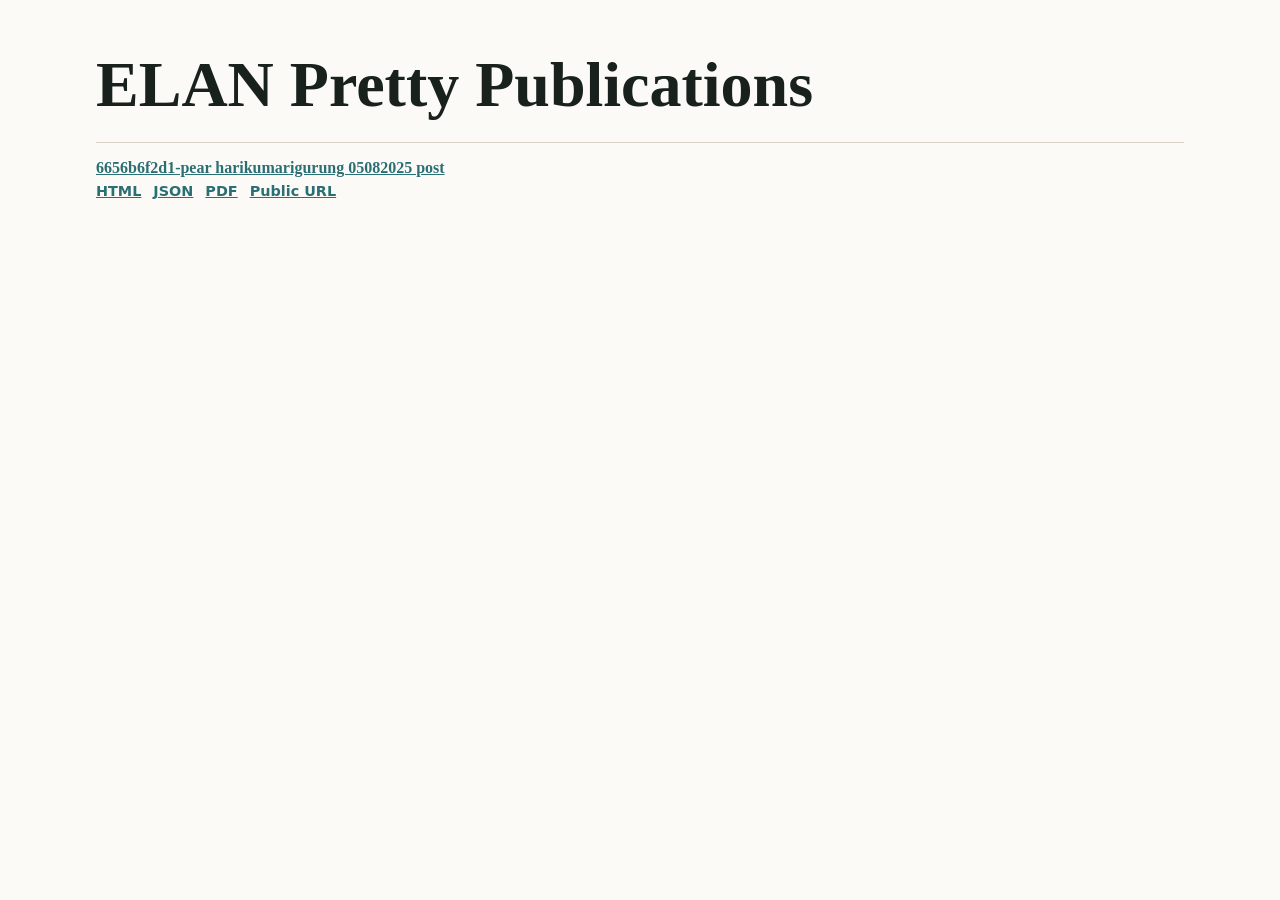
<file: index.html>
<!doctype html>
<html lang="en">
<head>
  <meta charset="utf-8">
  <meta name="viewport" content="width=device-width, initial-scale=1">
  <meta http-equiv="refresh" content="0; url=published/">
  <title>ELAN Pretty</title>
</head>
<body>
  <main>
    <h1>ELAN Pretty</h1>
    <p><a href="published/">Open the published interlinear texts</a>.</p>
  </main>
</body>
</html>
</file>
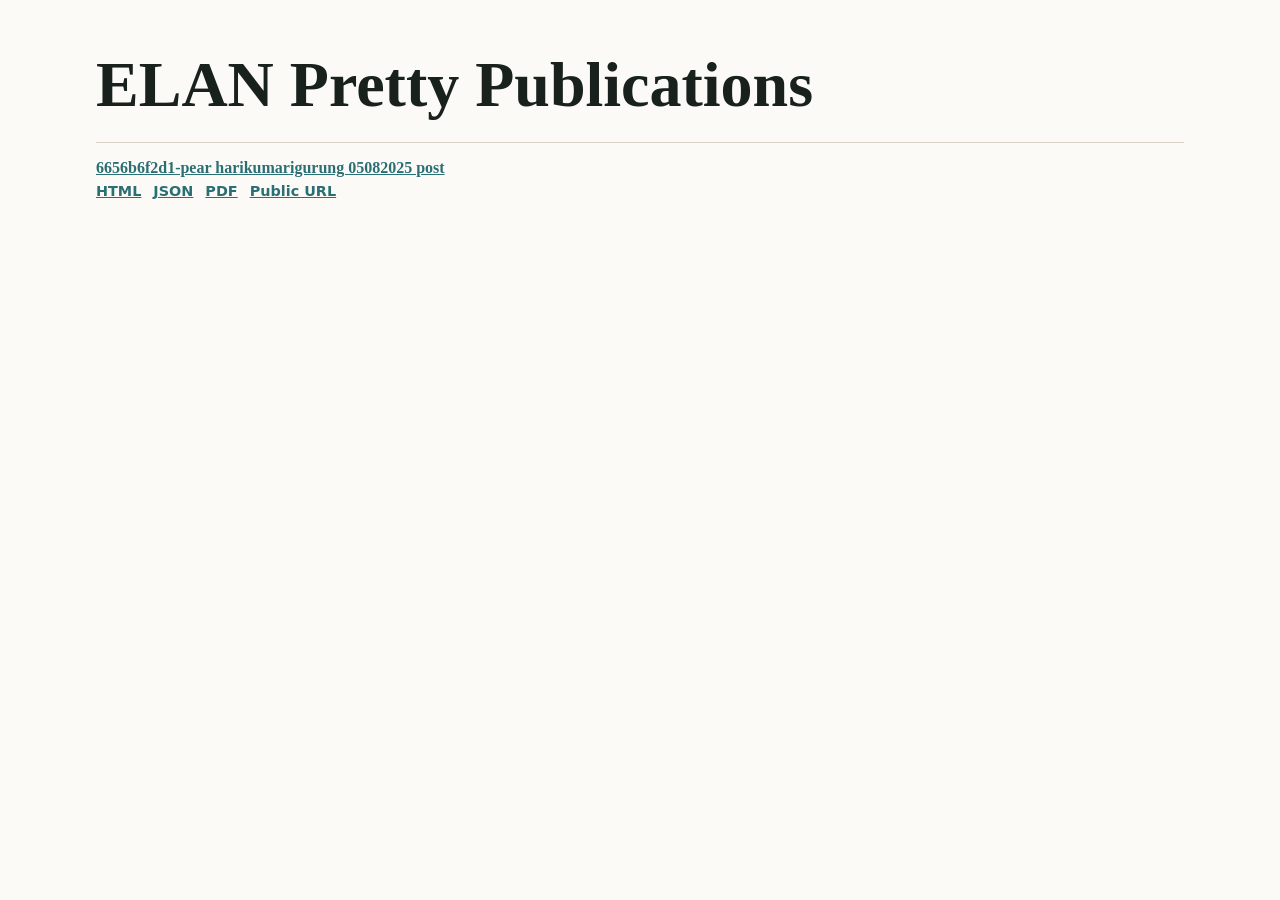
<file: published/index.html>
<!doctype html>
<html lang="en">
<head>
  <meta charset="utf-8">
  <meta name="viewport" content="width=device-width, initial-scale=1">
  <title>ELAN Pretty Publications</title>
  <style>
    :root {
      color-scheme: light dark;
      font-family: "Charis SIL", "Libertinus Serif", "Noto Serif", Georgia, serif;
      background: #fbfaf7;
      color: #18211c;
    }
    body {
      margin: 0;
      padding: clamp(1rem, 4vw, 4rem);
    }
    main {
      max-width: 68rem;
      margin-inline: auto;
    }
    h1 {
      margin: 0 0 1.5rem;
      font-size: clamp(2rem, 5vw, 4rem);
      line-height: 1.05;
    }
    ul {
      display: grid;
      gap: 0.75rem;
      padding: 0;
      list-style: none;
    }
    li {
      border-block-start: 1px solid #d8d1c8;
      padding-block: 1rem;
    }
    a {
      color: #2a6f73;
      font-weight: 700;
    }
    .links {
      display: flex;
      flex-wrap: wrap;
      gap: 0.75rem;
      margin-block-start: 0.35rem;
      font-family: system-ui, sans-serif;
      font-size: 0.9rem;
    }
  </style>
</head>
<body>
  <main>
    <h1>ELAN Pretty Publications</h1>
    <ul>
      <li>
        <a href="pear_harikumarigurung_05082025_post-6656b6f2d1/">6656b6f2d1-pear harikumarigurung 05082025 post</a>
        <div class="links">
          <a href="pear_harikumarigurung_05082025_post-6656b6f2d1/">HTML</a>
          <a href="pear_harikumarigurung_05082025_post-6656b6f2d1/pear_harikumarigurung_05082025_post-6656b6f2d1.json">JSON</a>
          <a href="pear_harikumarigurung_05082025_post-6656b6f2d1/pear_harikumarigurung_05082025_post-6656b6f2d1.pdf">PDF</a>
          <a href="https://mkurg.github.io/elan-pretty/published/pear_harikumarigurung_05082025_post-6656b6f2d1/">Public URL</a>
        </div>
      </li>
    </ul>
  </main>
</body>
</html>
</file>
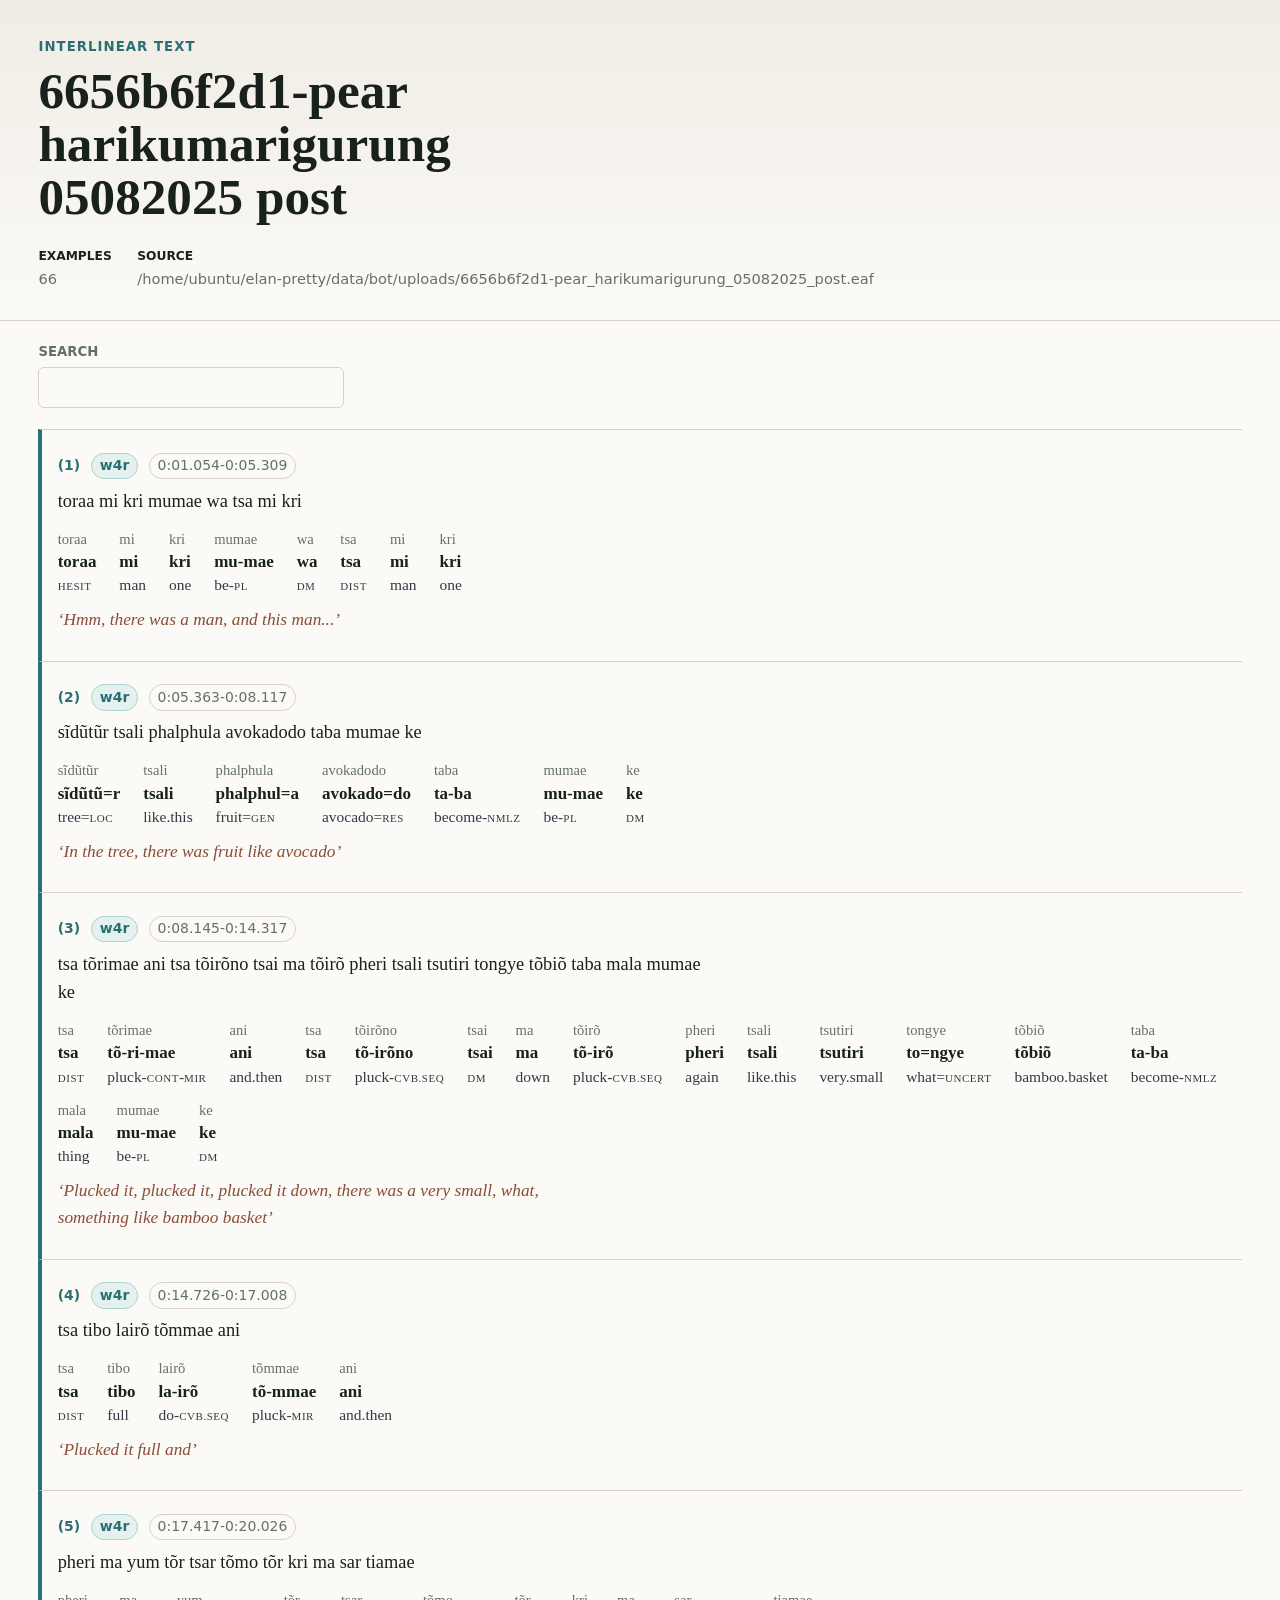
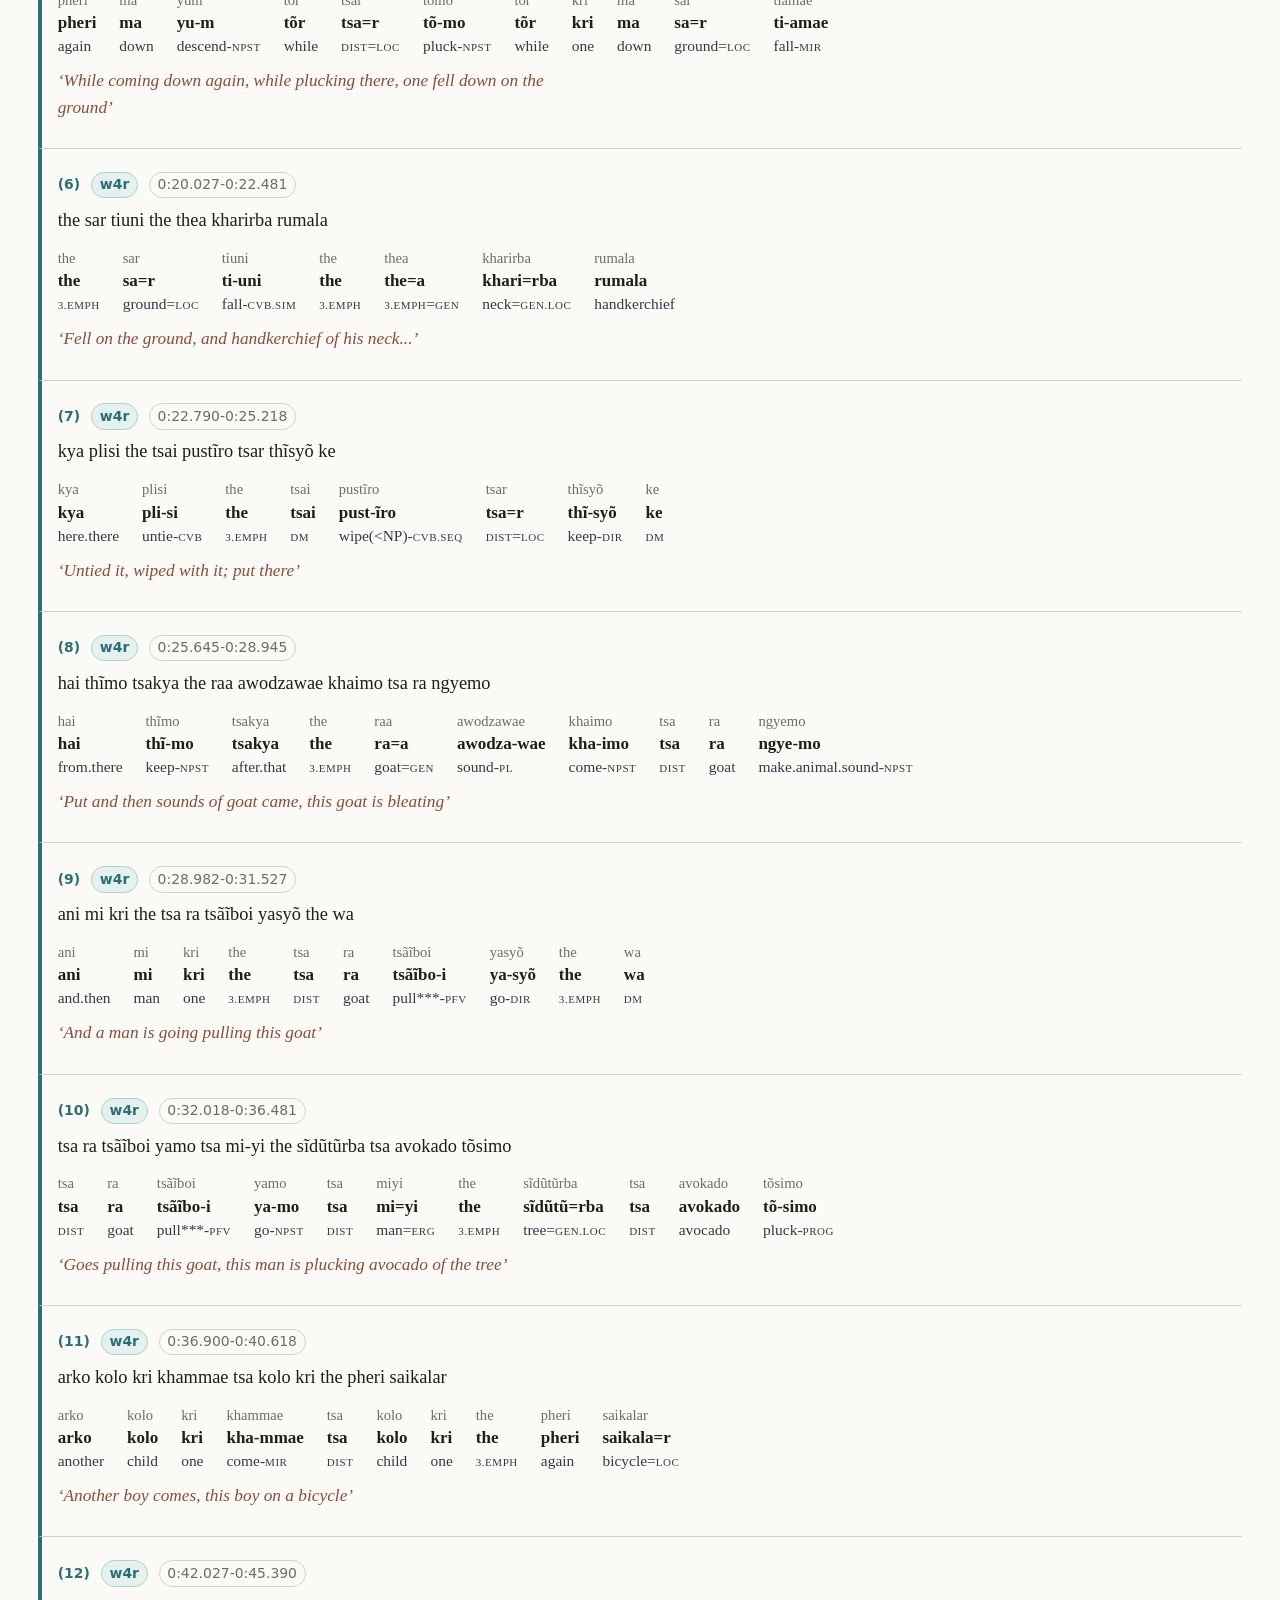
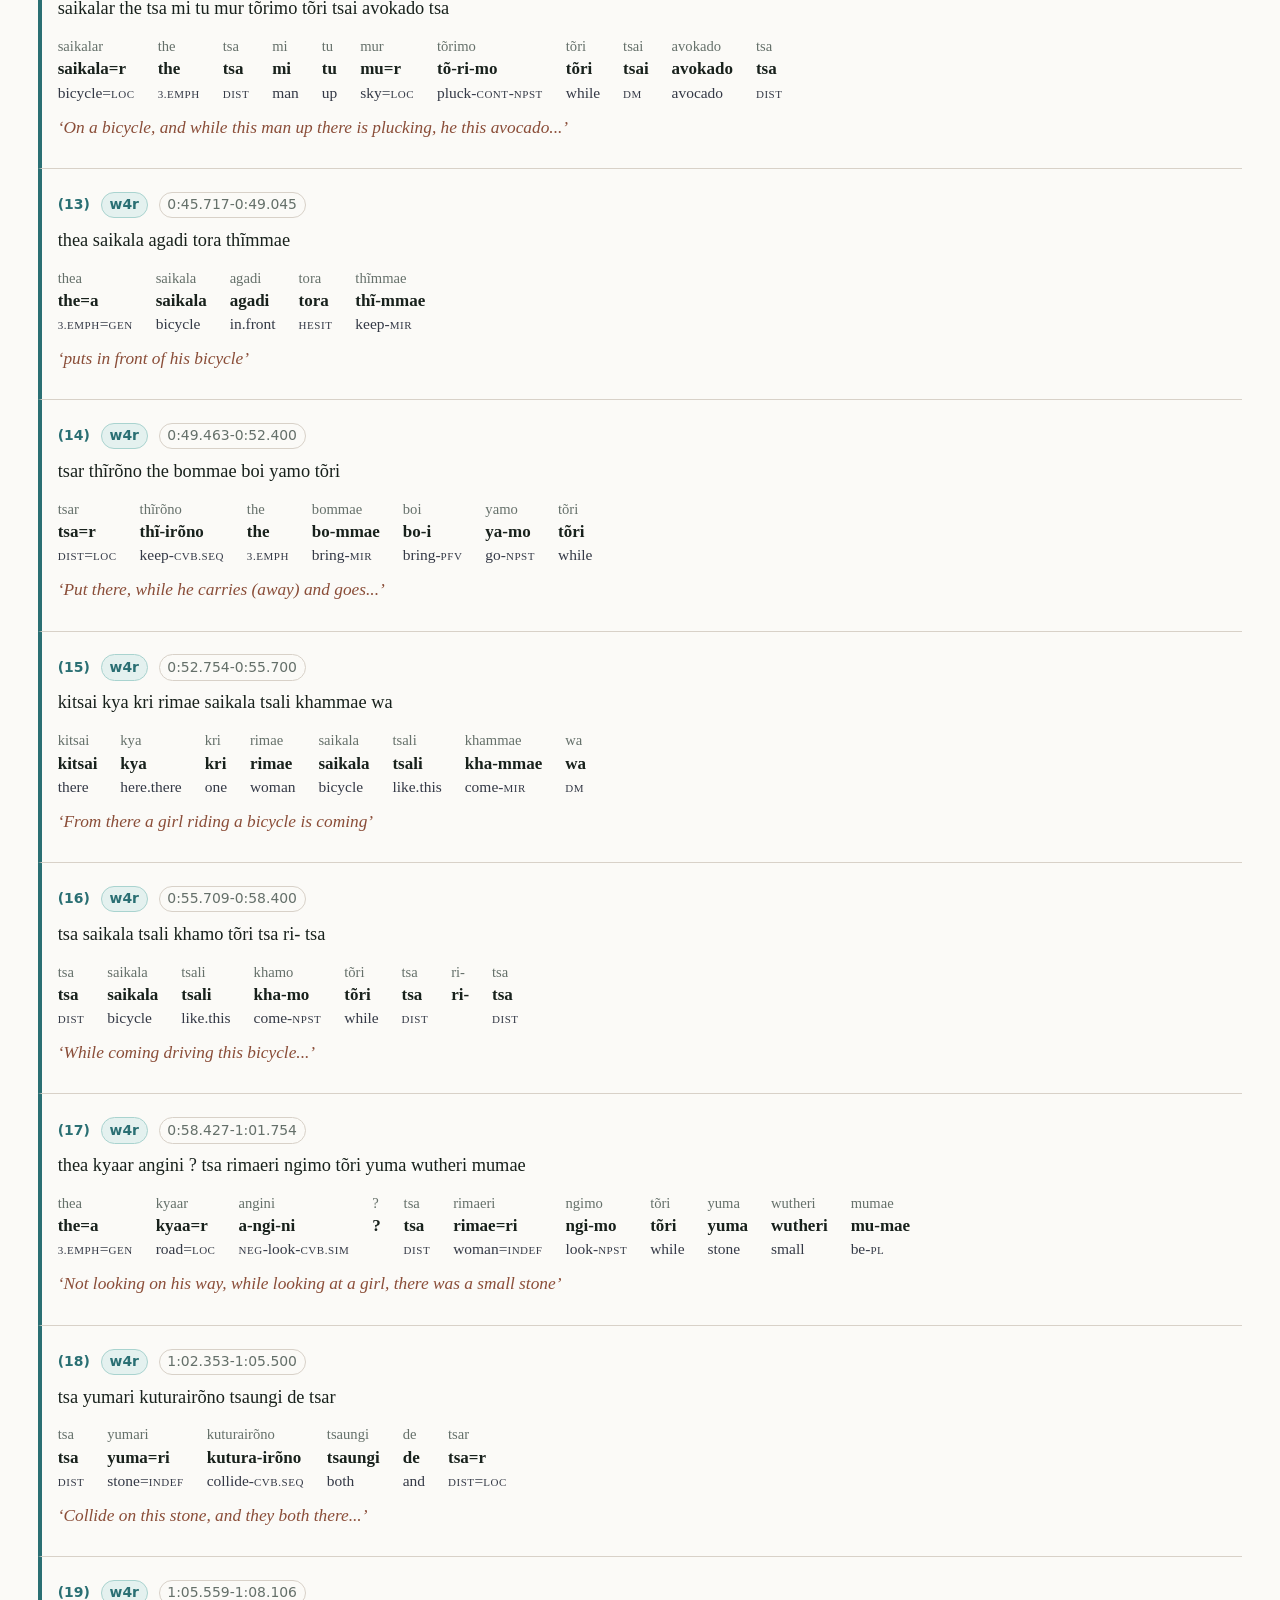
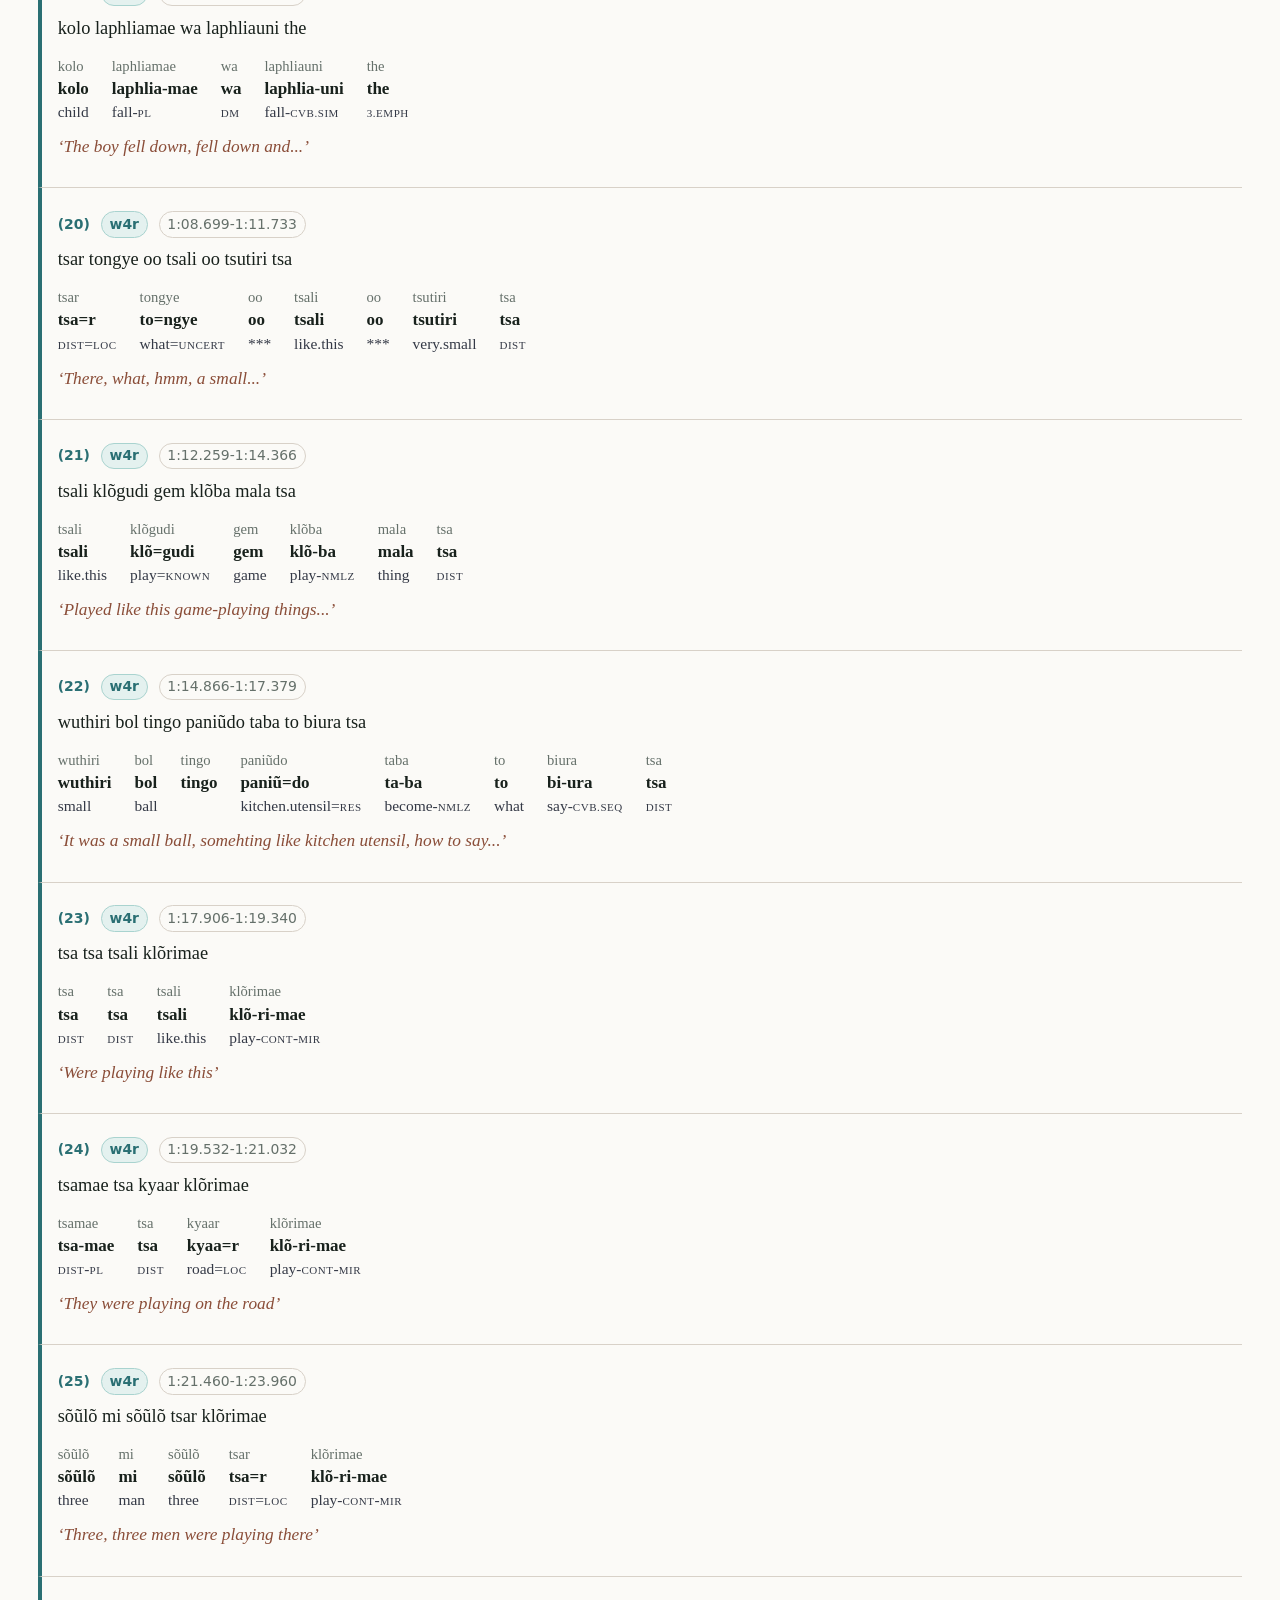
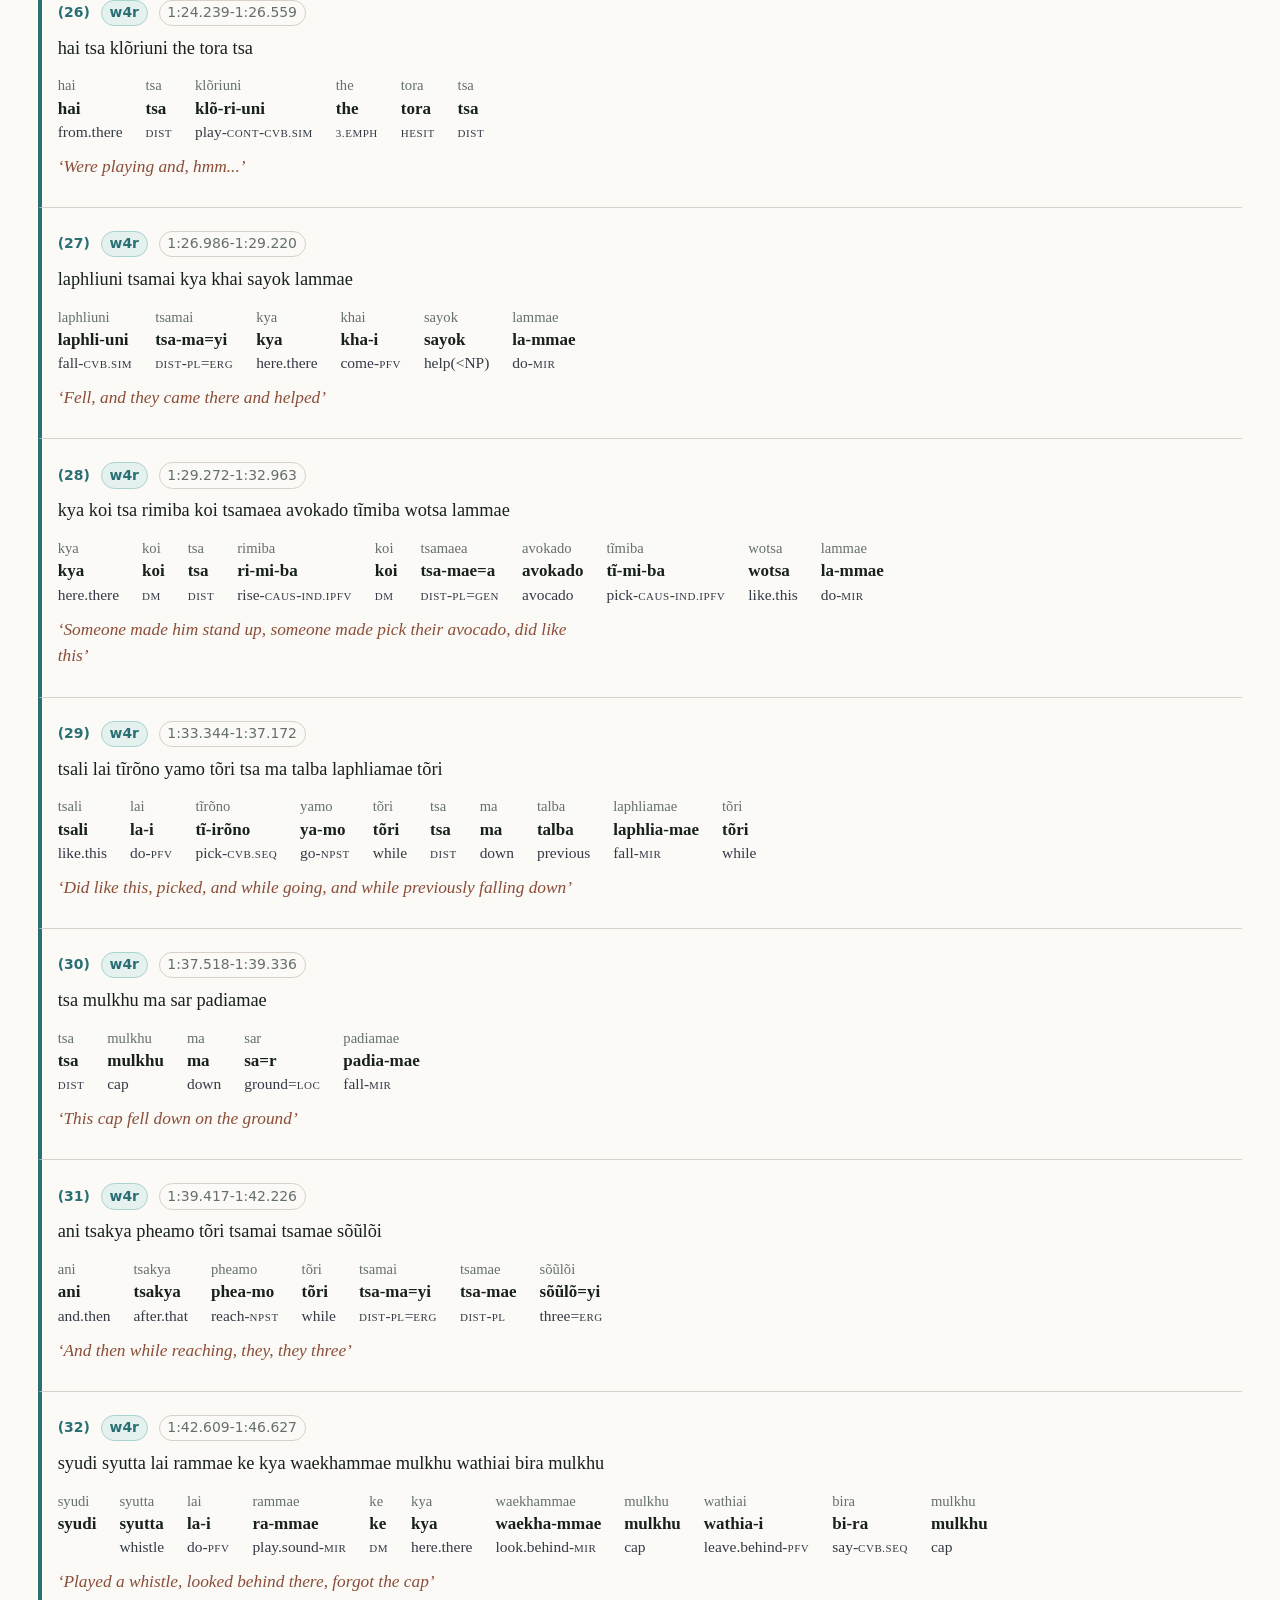
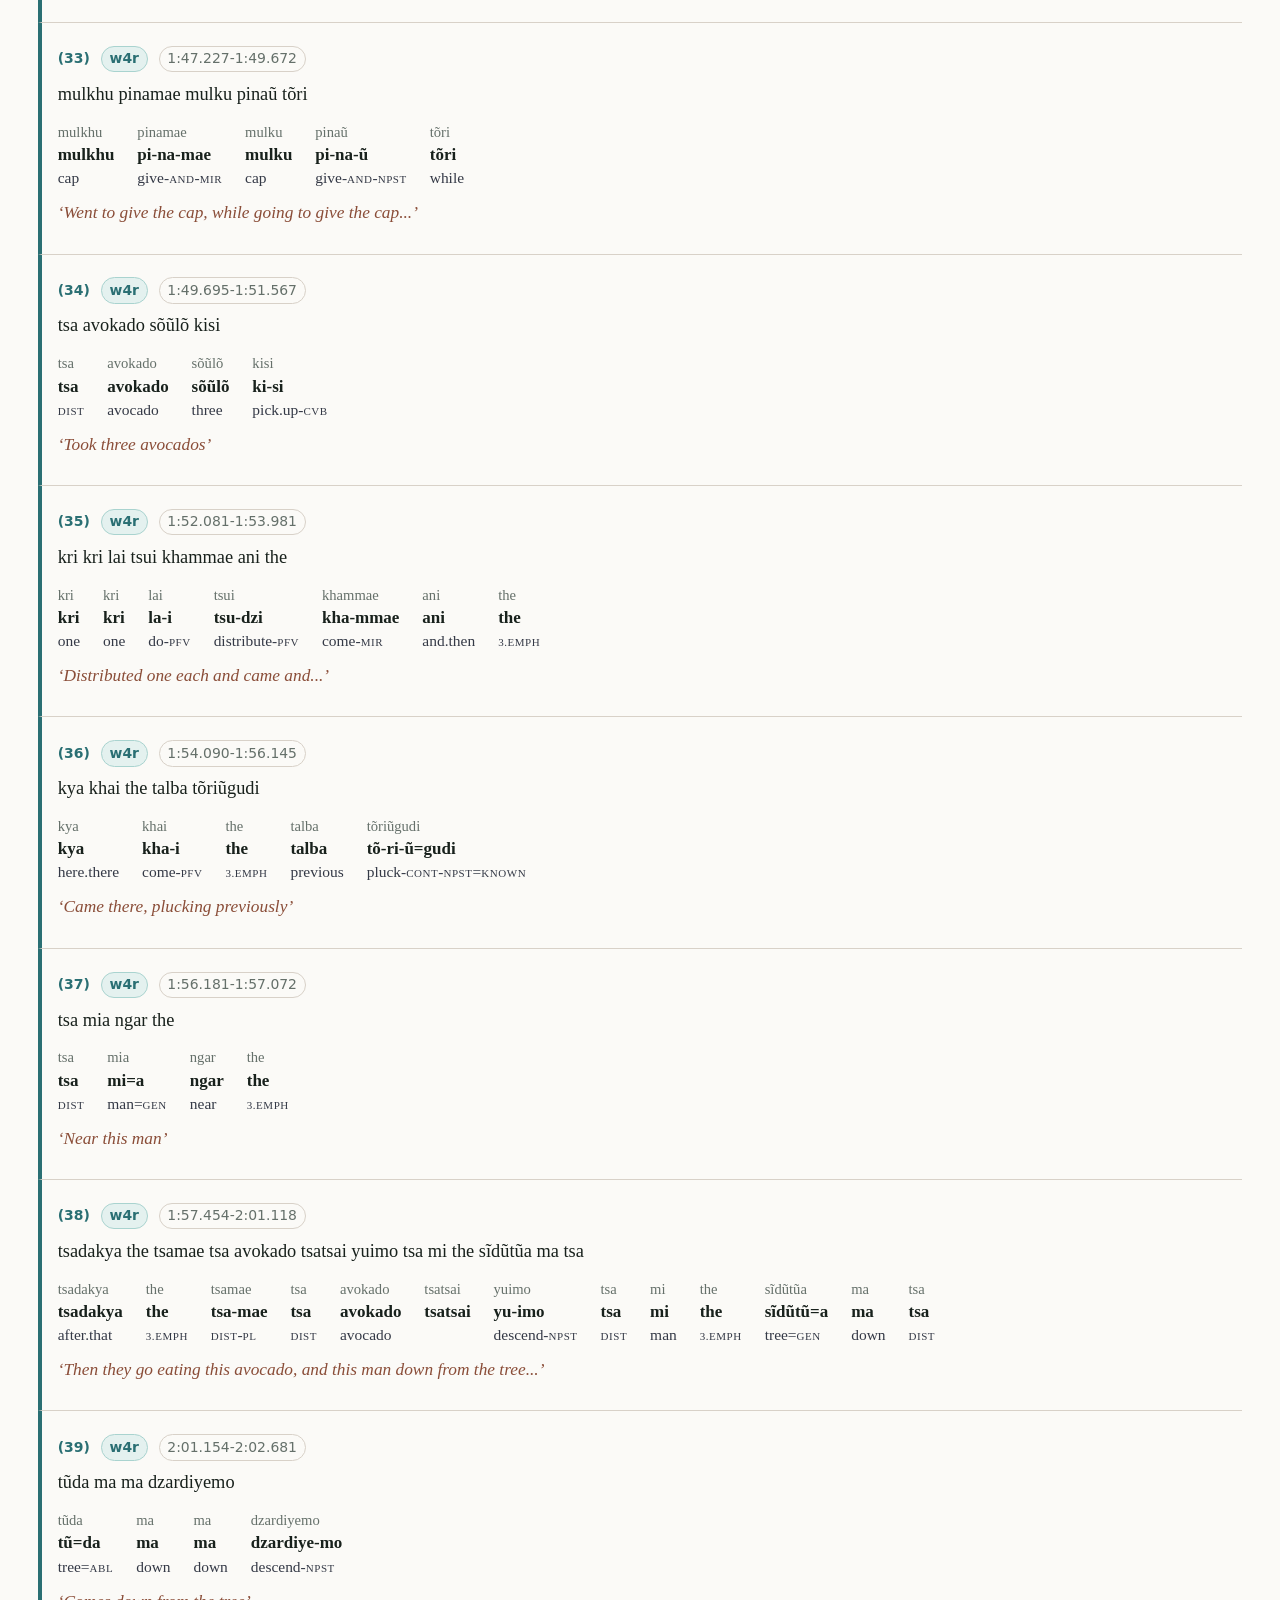
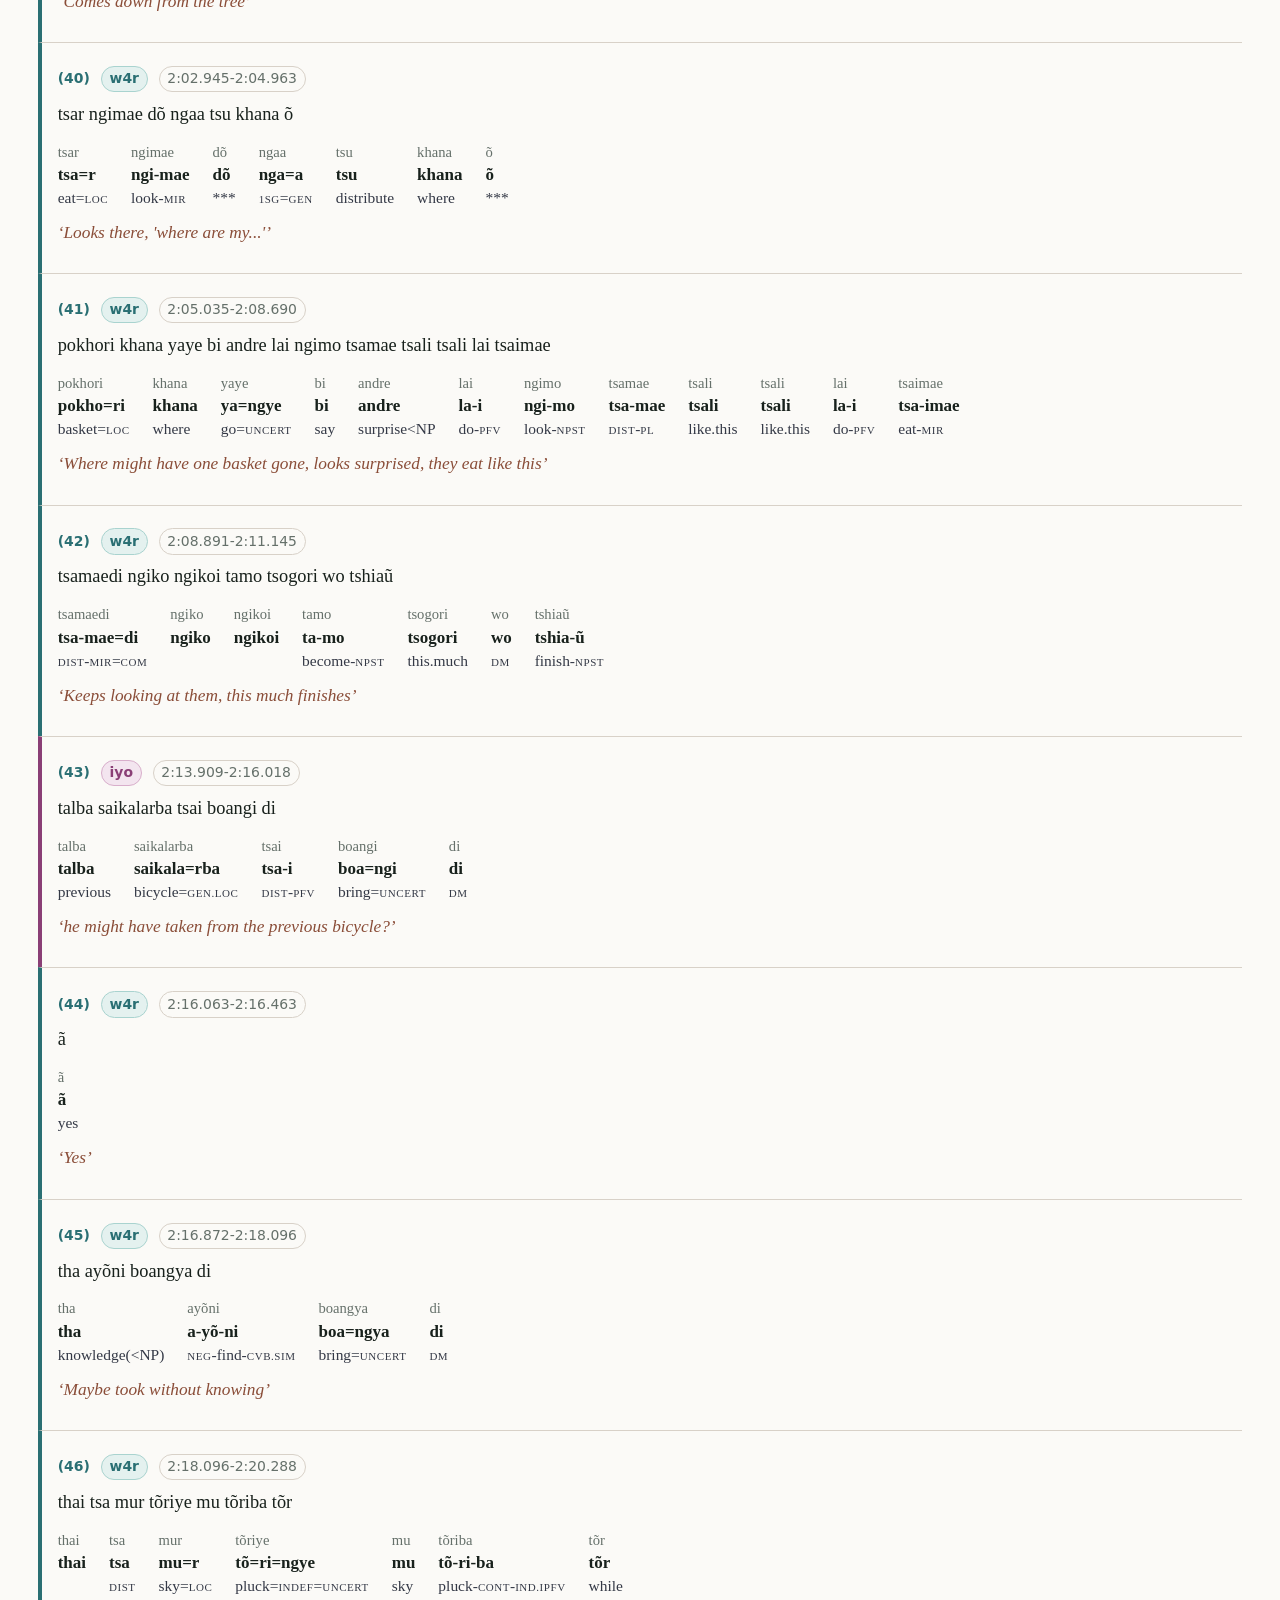
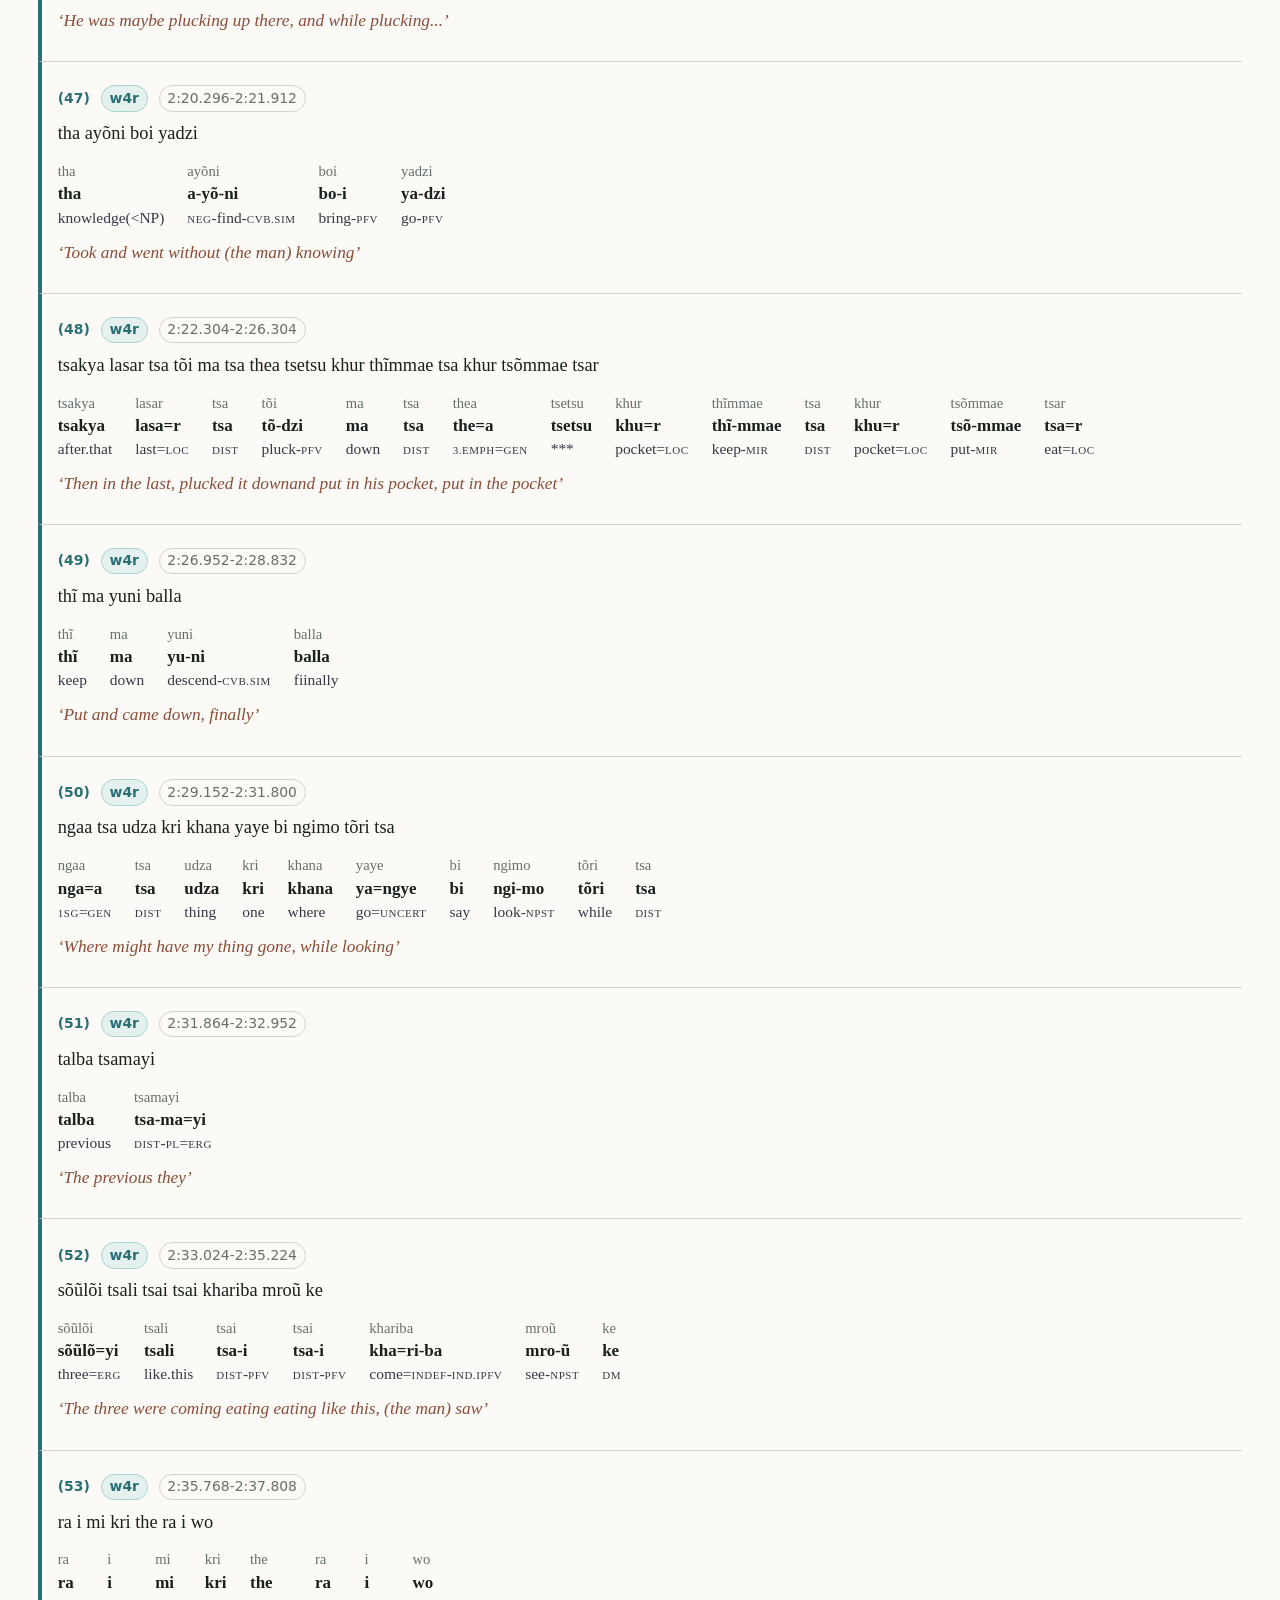
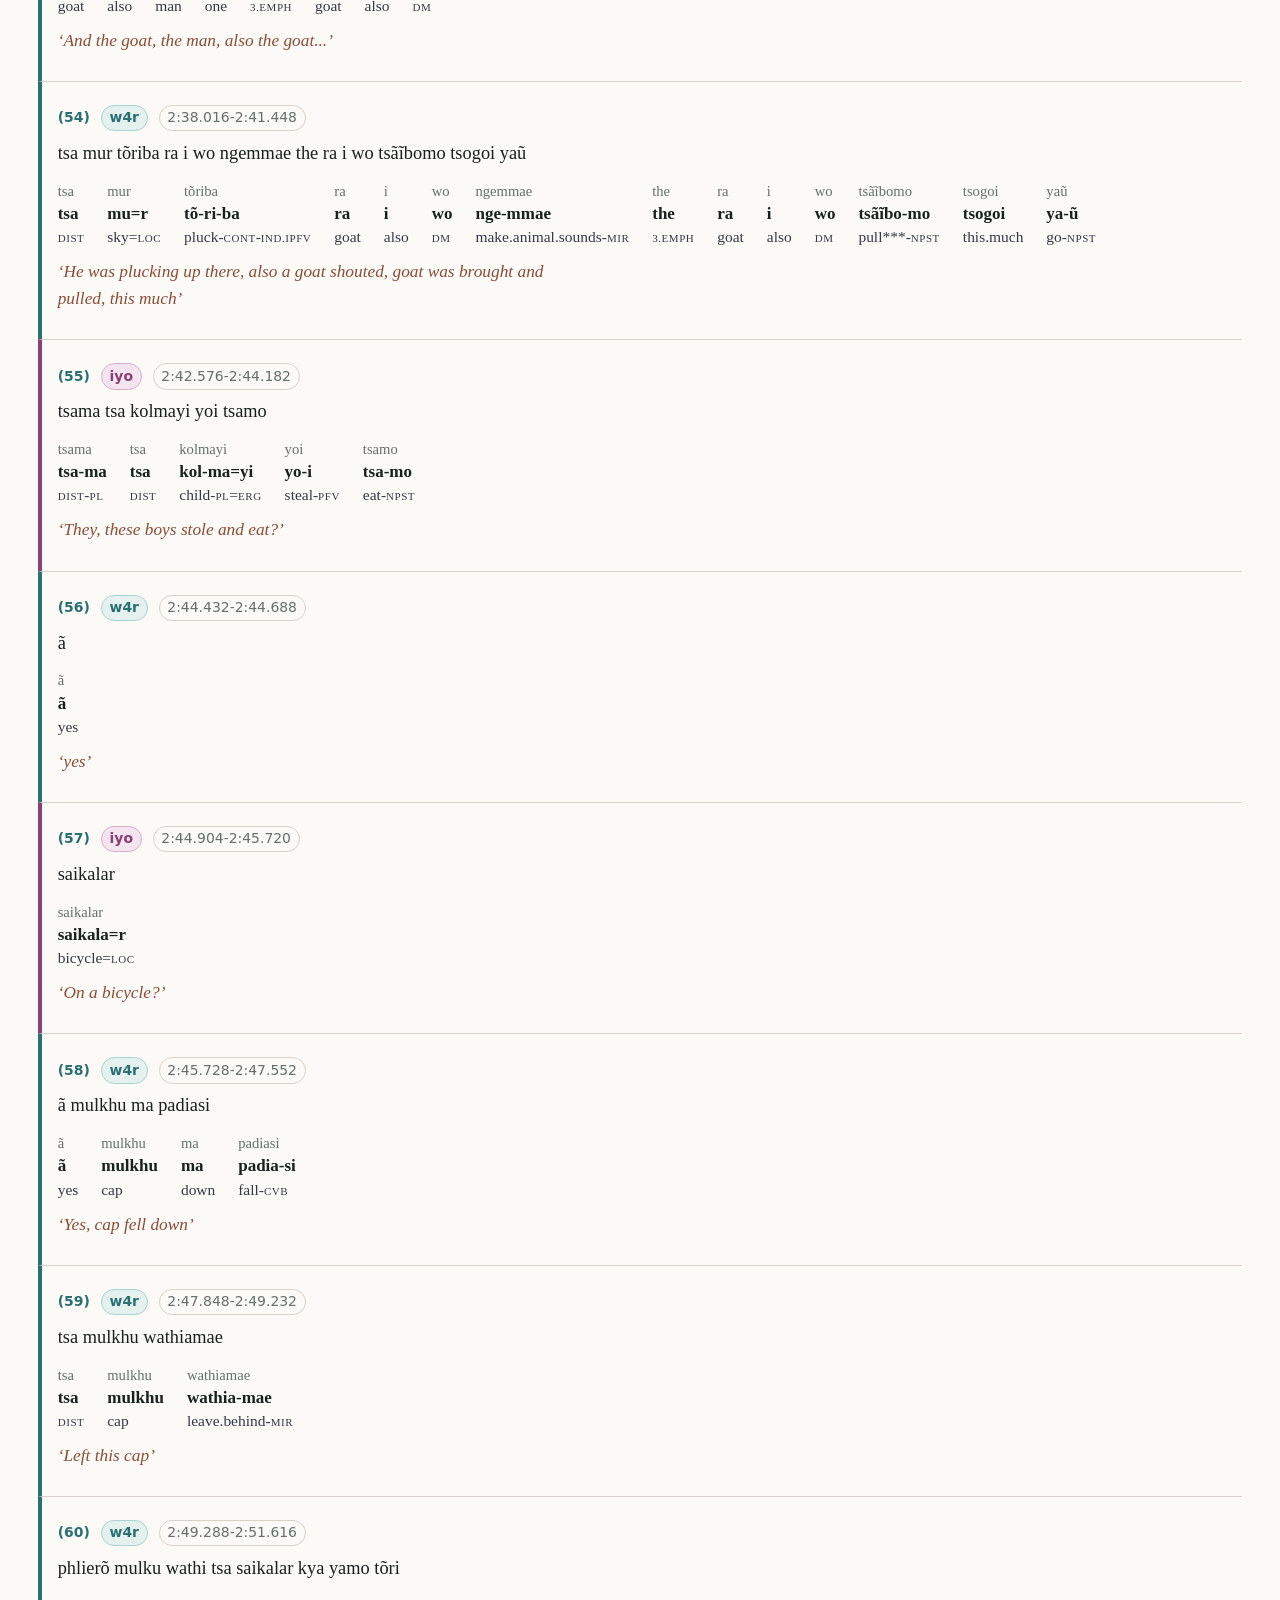
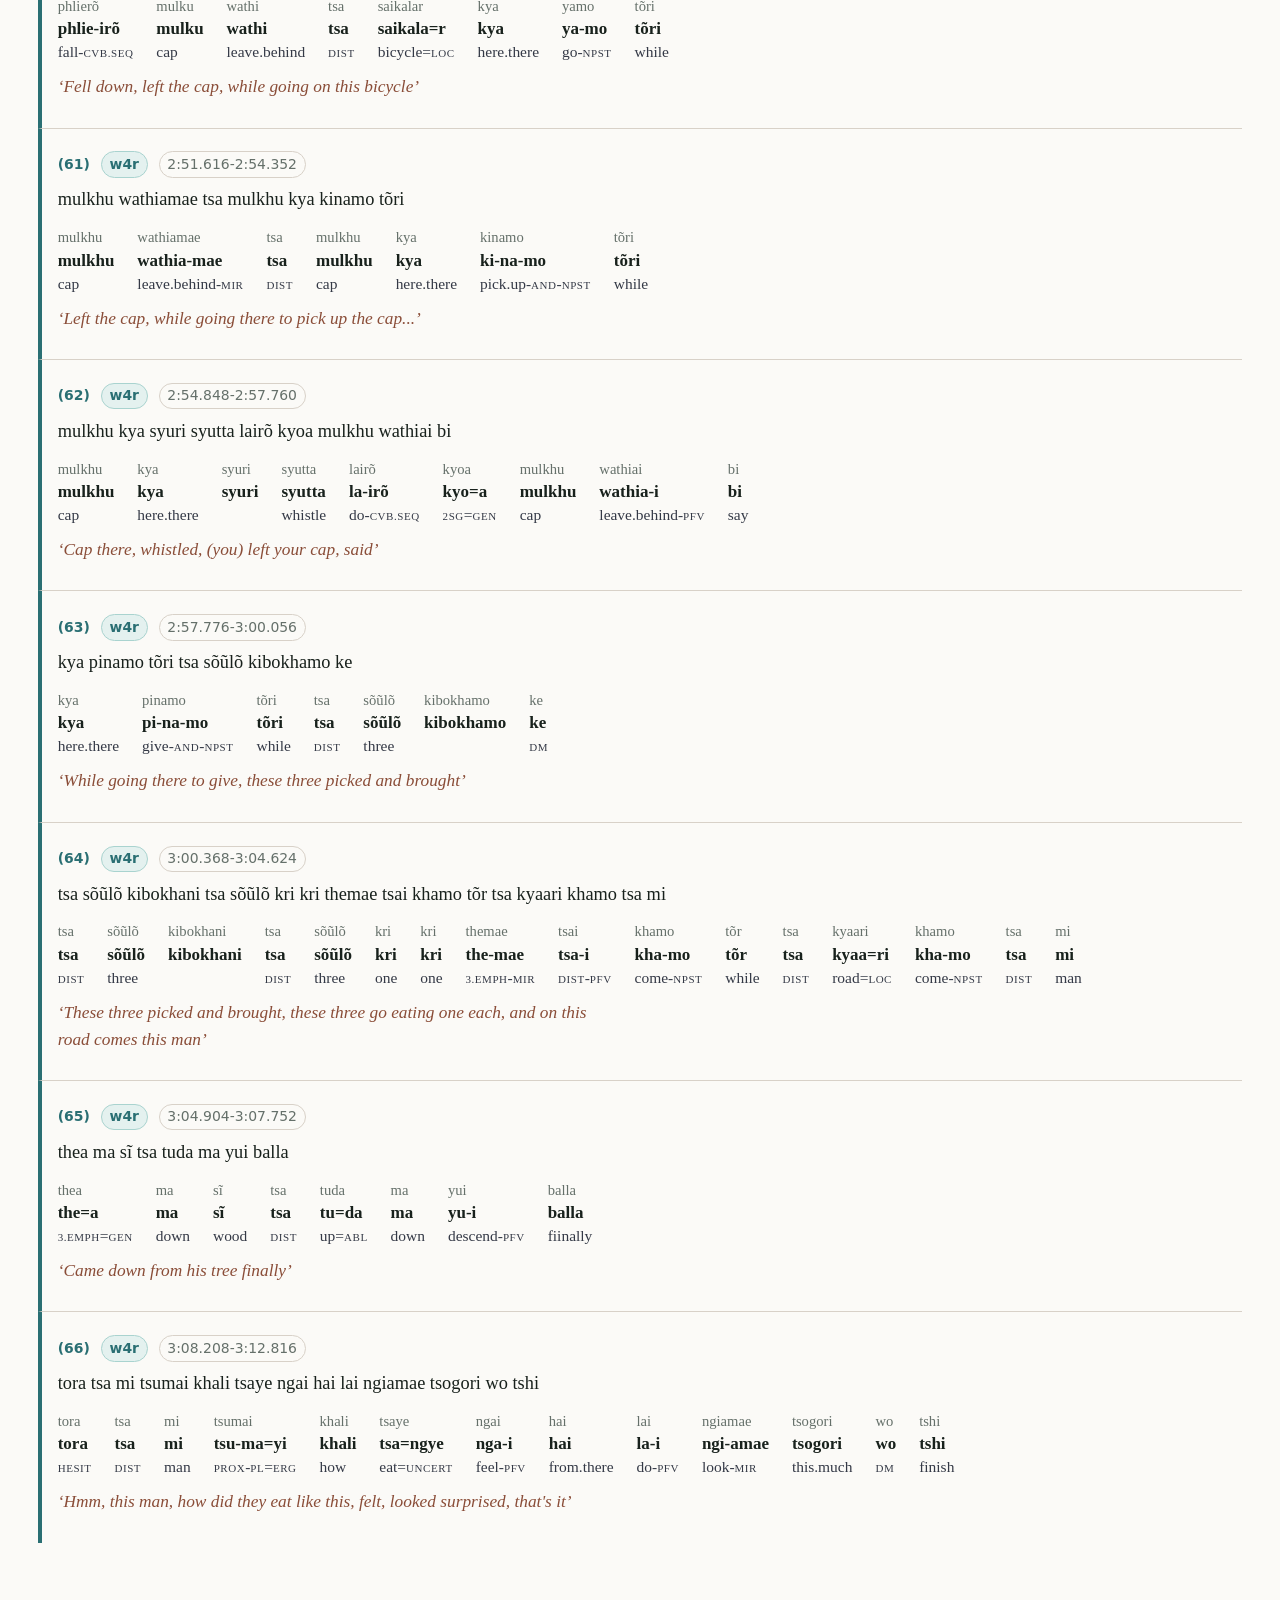
<file: published/pear_harikumarigurung_05082025_post-6656b6f2d1/index.html>
<!doctype html>
<html lang="und" dir="auto" data-theme="light">
<head>
  <meta charset="utf-8">
  <meta name="viewport" content="width=device-width, initial-scale=1">
  <meta name="generator" content="elan-pretty">
  <title>6656b6f2d1-pear harikumarigurung 05082025 post</title>
  <link rel="stylesheet" href="assets/elan-pretty.css">
</head>
<body>
  <header class="site-header">
    <div class="header-inner">
      <p class="kicker">Interlinear text</p>
      <h1>6656b6f2d1-pear harikumarigurung 05082025 post</h1>
      <dl class="document-meta">
        <div>
          <dt>Examples</dt>
          <dd>66</dd>
        </div>
        <div>
          <dt>Source</dt>
          <dd>/home/ubuntu/elan-pretty/data/bot/uploads/6656b6f2d1-pear_harikumarigurung_05082025_post.eaf</dd>
        </div>
      </dl>
    </div>
  </header>

  <main class="page-shell">
    <section class="toolbar" aria-label="Corpus controls">
      <label class="search-field">
        <span>Search</span>
        <input type="search" data-igt-search>
      </label>
    </section>


    <article class="igt-document">
      <section
        class="igt-example has-speaker speaker-0"
        id="segment_0001"
        dir="ltr"
        data-speaker="w4r"
        data-start-ms="1054"
        data-end-ms="5309"
        data-search="w4r toraa mi kri mumae wa tsa mi kri Hmm, there was a man, and this man... toraa toraa HESIT toraa HESIT HESIT mi mi man mi man man kri kri one kri one one mumae mu-mae be-PL mu be be -mae PL -PL wa wa DM wa DM DM tsa tsa DIST tsa DIST DIST mi mi man mi man man kri kri one kri one one "
      >
        <header class="example-header">
          <a class="example-number" href="#segment_0001">(1)</a>
          <span class="speaker-chip">w4r</span>
          <span class="timestamp">
            0:01.054-0:05.309          </span>
        </header>

        <p class="phrase-line">toraa mi kri mumae wa tsa mi kri</p>

          <div class="igt-words" role="list">
            <div class="igt-word" role="listitem">
              <div class="word-surface">toraa</div>
              <div class="morpheme">toraa</div>
              <div class="gloss"><span class="gloss-abbr">HESIT</span></div>
            </div>
            <div class="igt-word" role="listitem">
              <div class="word-surface">mi</div>
              <div class="morpheme">mi</div>
              <div class="gloss">man</div>
            </div>
            <div class="igt-word" role="listitem">
              <div class="word-surface">kri</div>
              <div class="morpheme">kri</div>
              <div class="gloss">one</div>
            </div>
            <div class="igt-word" role="listitem">
              <div class="word-surface">mumae</div>
              <div class="morpheme">mu-mae</div>
              <div class="gloss">be-<span class="gloss-abbr">PL</span></div>
            </div>
            <div class="igt-word" role="listitem">
              <div class="word-surface">wa</div>
              <div class="morpheme">wa</div>
              <div class="gloss"><span class="gloss-abbr">DM</span></div>
            </div>
            <div class="igt-word" role="listitem">
              <div class="word-surface">tsa</div>
              <div class="morpheme">tsa</div>
              <div class="gloss"><span class="gloss-abbr">DIST</span></div>
            </div>
            <div class="igt-word" role="listitem">
              <div class="word-surface">mi</div>
              <div class="morpheme">mi</div>
              <div class="gloss">man</div>
            </div>
            <div class="igt-word" role="listitem">
              <div class="word-surface">kri</div>
              <div class="morpheme">kri</div>
              <div class="gloss">one</div>
            </div>
          </div>

        <p class="translation">&lsquo;Hmm, there was a man, and this man...&rsquo;</p>

      </section>
      <section
        class="igt-example has-speaker speaker-0"
        id="segment_0002"
        dir="ltr"
        data-speaker="w4r"
        data-start-ms="5363"
        data-end-ms="8117"
        data-search="w4r sĩdũtũr tsali phalphula avokadodo taba mumae ke In the tree, there was fruit like avocado sĩdũtũr sĩdũtũ=r tree=LOC sĩdũtũ tree tree =r LOC =LOC tsali tsali like.this tsali like.this like.this phalphula phalphul=a fruit=GEN phalphul fruit fruit =a GEN =GEN avokadodo avokado=do avocado=RES avokado avocado avocado =do RES =RES taba ta-ba become-NMLZ ta become become -ba NMLZ -NMLZ mumae mu-mae be-PL mu be be -mae PL -PL ke ke DM ke DM DM "
      >
        <header class="example-header">
          <a class="example-number" href="#segment_0002">(2)</a>
          <span class="speaker-chip">w4r</span>
          <span class="timestamp">
            0:05.363-0:08.117          </span>
        </header>

        <p class="phrase-line">sĩdũtũr tsali phalphula avokadodo taba mumae ke</p>

          <div class="igt-words" role="list">
            <div class="igt-word" role="listitem">
              <div class="word-surface">sĩdũtũr</div>
              <div class="morpheme">sĩdũtũ=r</div>
              <div class="gloss">tree=<span class="gloss-abbr">LOC</span></div>
            </div>
            <div class="igt-word" role="listitem">
              <div class="word-surface">tsali</div>
              <div class="morpheme">tsali</div>
              <div class="gloss">like.this</div>
            </div>
            <div class="igt-word" role="listitem">
              <div class="word-surface">phalphula</div>
              <div class="morpheme">phalphul=a</div>
              <div class="gloss">fruit=<span class="gloss-abbr">GEN</span></div>
            </div>
            <div class="igt-word" role="listitem">
              <div class="word-surface">avokadodo</div>
              <div class="morpheme">avokado=do</div>
              <div class="gloss">avocado=<span class="gloss-abbr">RES</span></div>
            </div>
            <div class="igt-word" role="listitem">
              <div class="word-surface">taba</div>
              <div class="morpheme">ta-ba</div>
              <div class="gloss">become-<span class="gloss-abbr">NMLZ</span></div>
            </div>
            <div class="igt-word" role="listitem">
              <div class="word-surface">mumae</div>
              <div class="morpheme">mu-mae</div>
              <div class="gloss">be-<span class="gloss-abbr">PL</span></div>
            </div>
            <div class="igt-word" role="listitem">
              <div class="word-surface">ke</div>
              <div class="morpheme">ke</div>
              <div class="gloss"><span class="gloss-abbr">DM</span></div>
            </div>
          </div>

        <p class="translation">&lsquo;In the tree, there was fruit like avocado&rsquo;</p>

      </section>
      <section
        class="igt-example has-speaker speaker-0"
        id="segment_0003"
        dir="ltr"
        data-speaker="w4r"
        data-start-ms="8145"
        data-end-ms="14317"
        data-search="w4r tsa tõrimae ani tsa tõirõno tsai ma tõirõ pheri tsali tsutiri tongye tõbiõ taba mala mumae ke Plucked it, plucked it, plucked it down, there was a very small, what, something like bamboo basket tsa tsa DIST tsa DIST DIST tõrimae tõ-ri-mae pluck-CONT-MIR tõ pluck pluck -ri CONT -CONT -mae MIR -MIR ani ani and.then ani and.then and.then tsa tsa DIST tsa DIST DIST tõirõno tõ-irõno pluck-CVB.SEQ tõ pluck pluck -irõno CVB.SEQ -CVB.SEQ tsai tsai DM tsai DM DM ma ma down ma down down tõirõ tõ-irõ pluck-CVB.SEQ tõ pluck pluck -irõ CVB.SEQ -CVB.SEQ pheri pheri again pheri again again tsali tsali like.this tsali like.this like.this tsutiri tsutiri very.small tsutiri very.small very.small tongye to=ngye what=UNCERT to what what =ngye UNCERT =UNCERT tõbiõ tõbiõ bamboo.basket tõbiõ bamboo.basket bamboo.basket taba ta-ba become-NMLZ ta become become -ba NMLZ -NMLZ mala mala thing mala thing thing mumae mu-mae be-PL mu be be -mae PL -PL ke ke DM ke DM DM "
      >
        <header class="example-header">
          <a class="example-number" href="#segment_0003">(3)</a>
          <span class="speaker-chip">w4r</span>
          <span class="timestamp">
            0:08.145-0:14.317          </span>
        </header>

        <p class="phrase-line">tsa tõrimae ani tsa tõirõno tsai ma tõirõ pheri tsali tsutiri tongye tõbiõ taba mala mumae ke</p>

          <div class="igt-words" role="list">
            <div class="igt-word" role="listitem">
              <div class="word-surface">tsa</div>
              <div class="morpheme">tsa</div>
              <div class="gloss"><span class="gloss-abbr">DIST</span></div>
            </div>
            <div class="igt-word" role="listitem">
              <div class="word-surface">tõrimae</div>
              <div class="morpheme">tõ-ri-mae</div>
              <div class="gloss">pluck-<span class="gloss-abbr">CONT</span>-<span class="gloss-abbr">MIR</span></div>
            </div>
            <div class="igt-word" role="listitem">
              <div class="word-surface">ani</div>
              <div class="morpheme">ani</div>
              <div class="gloss">and.then</div>
            </div>
            <div class="igt-word" role="listitem">
              <div class="word-surface">tsa</div>
              <div class="morpheme">tsa</div>
              <div class="gloss"><span class="gloss-abbr">DIST</span></div>
            </div>
            <div class="igt-word" role="listitem">
              <div class="word-surface">tõirõno</div>
              <div class="morpheme">tõ-irõno</div>
              <div class="gloss">pluck-<span class="gloss-abbr">CVB.SEQ</span></div>
            </div>
            <div class="igt-word" role="listitem">
              <div class="word-surface">tsai</div>
              <div class="morpheme">tsai</div>
              <div class="gloss"><span class="gloss-abbr">DM</span></div>
            </div>
            <div class="igt-word" role="listitem">
              <div class="word-surface">ma</div>
              <div class="morpheme">ma</div>
              <div class="gloss">down</div>
            </div>
            <div class="igt-word" role="listitem">
              <div class="word-surface">tõirõ</div>
              <div class="morpheme">tõ-irõ</div>
              <div class="gloss">pluck-<span class="gloss-abbr">CVB.SEQ</span></div>
            </div>
            <div class="igt-word" role="listitem">
              <div class="word-surface">pheri</div>
              <div class="morpheme">pheri</div>
              <div class="gloss">again</div>
            </div>
            <div class="igt-word" role="listitem">
              <div class="word-surface">tsali</div>
              <div class="morpheme">tsali</div>
              <div class="gloss">like.this</div>
            </div>
            <div class="igt-word" role="listitem">
              <div class="word-surface">tsutiri</div>
              <div class="morpheme">tsutiri</div>
              <div class="gloss">very.small</div>
            </div>
            <div class="igt-word" role="listitem">
              <div class="word-surface">tongye</div>
              <div class="morpheme">to=ngye</div>
              <div class="gloss">what=<span class="gloss-abbr">UNCERT</span></div>
            </div>
            <div class="igt-word" role="listitem">
              <div class="word-surface">tõbiõ</div>
              <div class="morpheme">tõbiõ</div>
              <div class="gloss">bamboo.basket</div>
            </div>
            <div class="igt-word" role="listitem">
              <div class="word-surface">taba</div>
              <div class="morpheme">ta-ba</div>
              <div class="gloss">become-<span class="gloss-abbr">NMLZ</span></div>
            </div>
            <div class="igt-word" role="listitem">
              <div class="word-surface">mala</div>
              <div class="morpheme">mala</div>
              <div class="gloss">thing</div>
            </div>
            <div class="igt-word" role="listitem">
              <div class="word-surface">mumae</div>
              <div class="morpheme">mu-mae</div>
              <div class="gloss">be-<span class="gloss-abbr">PL</span></div>
            </div>
            <div class="igt-word" role="listitem">
              <div class="word-surface">ke</div>
              <div class="morpheme">ke</div>
              <div class="gloss"><span class="gloss-abbr">DM</span></div>
            </div>
          </div>

        <p class="translation">&lsquo;Plucked it, plucked it, plucked it down, there was a very small, what, something like bamboo basket&rsquo;</p>

      </section>
      <section
        class="igt-example has-speaker speaker-0"
        id="segment_0004"
        dir="ltr"
        data-speaker="w4r"
        data-start-ms="14726"
        data-end-ms="17008"
        data-search="w4r tsa tibo lairõ tõmmae ani Plucked it full and tsa tsa DIST tsa DIST DIST tibo tibo full tibo full full lairõ la-irõ do-CVB.SEQ la do do -irõ CVB.SEQ -CVB.SEQ tõmmae tõ-mmae pluck-MIR tõ pluck pluck -mmae MIR -MIR ani ani and.then ani and.then and.then "
      >
        <header class="example-header">
          <a class="example-number" href="#segment_0004">(4)</a>
          <span class="speaker-chip">w4r</span>
          <span class="timestamp">
            0:14.726-0:17.008          </span>
        </header>

        <p class="phrase-line">tsa tibo lairõ tõmmae ani</p>

          <div class="igt-words" role="list">
            <div class="igt-word" role="listitem">
              <div class="word-surface">tsa</div>
              <div class="morpheme">tsa</div>
              <div class="gloss"><span class="gloss-abbr">DIST</span></div>
            </div>
            <div class="igt-word" role="listitem">
              <div class="word-surface">tibo</div>
              <div class="morpheme">tibo</div>
              <div class="gloss">full</div>
            </div>
            <div class="igt-word" role="listitem">
              <div class="word-surface">lairõ</div>
              <div class="morpheme">la-irõ</div>
              <div class="gloss">do-<span class="gloss-abbr">CVB.SEQ</span></div>
            </div>
            <div class="igt-word" role="listitem">
              <div class="word-surface">tõmmae</div>
              <div class="morpheme">tõ-mmae</div>
              <div class="gloss">pluck-<span class="gloss-abbr">MIR</span></div>
            </div>
            <div class="igt-word" role="listitem">
              <div class="word-surface">ani</div>
              <div class="morpheme">ani</div>
              <div class="gloss">and.then</div>
            </div>
          </div>

        <p class="translation">&lsquo;Plucked it full and&rsquo;</p>

      </section>
      <section
        class="igt-example has-speaker speaker-0"
        id="segment_0005"
        dir="ltr"
        data-speaker="w4r"
        data-start-ms="17417"
        data-end-ms="20026"
        data-search="w4r pheri ma yum tõr tsar tõmo tõr kri ma sar tiamae While coming down again, while plucking there, one fell down on the ground pheri pheri again pheri again again ma ma down ma down down yum yu-m descend-NPST yu descend descend -m NPST -NPST tõr tõr while tõr while while tsar tsa=r DIST=LOC tsa DIST DIST =r LOC =LOC tõmo tõ-mo pluck-NPST tõ pluck pluck -mo NPST -NPST tõr tõr while tõr while while kri kri one kri one one ma ma down ma down down sar sa=r ground=LOC sa ground ground =r LOC =LOC tiamae ti-amae fall-MIR ti fall fall -amae MIR -MIR "
      >
        <header class="example-header">
          <a class="example-number" href="#segment_0005">(5)</a>
          <span class="speaker-chip">w4r</span>
          <span class="timestamp">
            0:17.417-0:20.026          </span>
        </header>

        <p class="phrase-line">pheri ma yum tõr tsar tõmo tõr kri ma sar tiamae</p>

          <div class="igt-words" role="list">
            <div class="igt-word" role="listitem">
              <div class="word-surface">pheri</div>
              <div class="morpheme">pheri</div>
              <div class="gloss">again</div>
            </div>
            <div class="igt-word" role="listitem">
              <div class="word-surface">ma</div>
              <div class="morpheme">ma</div>
              <div class="gloss">down</div>
            </div>
            <div class="igt-word" role="listitem">
              <div class="word-surface">yum</div>
              <div class="morpheme">yu-m</div>
              <div class="gloss">descend-<span class="gloss-abbr">NPST</span></div>
            </div>
            <div class="igt-word" role="listitem">
              <div class="word-surface">tõr</div>
              <div class="morpheme">tõr</div>
              <div class="gloss">while</div>
            </div>
            <div class="igt-word" role="listitem">
              <div class="word-surface">tsar</div>
              <div class="morpheme">tsa=r</div>
              <div class="gloss"><span class="gloss-abbr">DIST</span>=<span class="gloss-abbr">LOC</span></div>
            </div>
            <div class="igt-word" role="listitem">
              <div class="word-surface">tõmo</div>
              <div class="morpheme">tõ-mo</div>
              <div class="gloss">pluck-<span class="gloss-abbr">NPST</span></div>
            </div>
            <div class="igt-word" role="listitem">
              <div class="word-surface">tõr</div>
              <div class="morpheme">tõr</div>
              <div class="gloss">while</div>
            </div>
            <div class="igt-word" role="listitem">
              <div class="word-surface">kri</div>
              <div class="morpheme">kri</div>
              <div class="gloss">one</div>
            </div>
            <div class="igt-word" role="listitem">
              <div class="word-surface">ma</div>
              <div class="morpheme">ma</div>
              <div class="gloss">down</div>
            </div>
            <div class="igt-word" role="listitem">
              <div class="word-surface">sar</div>
              <div class="morpheme">sa=r</div>
              <div class="gloss">ground=<span class="gloss-abbr">LOC</span></div>
            </div>
            <div class="igt-word" role="listitem">
              <div class="word-surface">tiamae</div>
              <div class="morpheme">ti-amae</div>
              <div class="gloss">fall-<span class="gloss-abbr">MIR</span></div>
            </div>
          </div>

        <p class="translation">&lsquo;While coming down again, while plucking there, one fell down on the ground&rsquo;</p>

      </section>
      <section
        class="igt-example has-speaker speaker-0"
        id="segment_0006"
        dir="ltr"
        data-speaker="w4r"
        data-start-ms="20027"
        data-end-ms="22481"
        data-search="w4r the sar tiuni the thea kharirba rumala Fell on the ground, and handkerchief of his neck... the the 3.EMPH the 3.EMPH 3.EMPH sar sa=r ground=LOC sa ground ground =r LOC =LOC tiuni ti-uni fall-CVB.SIM ti fall fall -uni CVB.SIM -CVB.SIM the the 3.EMPH the 3.EMPH 3.EMPH thea the=a 3.EMPH=GEN the 3.EMPH 3.EMPH =a GEN =GEN kharirba khari=rba neck=GEN.LOC khari neck neck =rba GEN.LOC =GEN.LOC rumala rumala handkerchief rumala handkerchief handkerchief "
      >
        <header class="example-header">
          <a class="example-number" href="#segment_0006">(6)</a>
          <span class="speaker-chip">w4r</span>
          <span class="timestamp">
            0:20.027-0:22.481          </span>
        </header>

        <p class="phrase-line">the sar tiuni the thea kharirba rumala</p>

          <div class="igt-words" role="list">
            <div class="igt-word" role="listitem">
              <div class="word-surface">the</div>
              <div class="morpheme">the</div>
              <div class="gloss"><span class="gloss-abbr">3.EMPH</span></div>
            </div>
            <div class="igt-word" role="listitem">
              <div class="word-surface">sar</div>
              <div class="morpheme">sa=r</div>
              <div class="gloss">ground=<span class="gloss-abbr">LOC</span></div>
            </div>
            <div class="igt-word" role="listitem">
              <div class="word-surface">tiuni</div>
              <div class="morpheme">ti-uni</div>
              <div class="gloss">fall-<span class="gloss-abbr">CVB.SIM</span></div>
            </div>
            <div class="igt-word" role="listitem">
              <div class="word-surface">the</div>
              <div class="morpheme">the</div>
              <div class="gloss"><span class="gloss-abbr">3.EMPH</span></div>
            </div>
            <div class="igt-word" role="listitem">
              <div class="word-surface">thea</div>
              <div class="morpheme">the=a</div>
              <div class="gloss"><span class="gloss-abbr">3.EMPH</span>=<span class="gloss-abbr">GEN</span></div>
            </div>
            <div class="igt-word" role="listitem">
              <div class="word-surface">kharirba</div>
              <div class="morpheme">khari=rba</div>
              <div class="gloss">neck=<span class="gloss-abbr">GEN.LOC</span></div>
            </div>
            <div class="igt-word" role="listitem">
              <div class="word-surface">rumala</div>
              <div class="morpheme">rumala</div>
              <div class="gloss">handkerchief</div>
            </div>
          </div>

        <p class="translation">&lsquo;Fell on the ground, and handkerchief of his neck...&rsquo;</p>

      </section>
      <section
        class="igt-example has-speaker speaker-0"
        id="segment_0007"
        dir="ltr"
        data-speaker="w4r"
        data-start-ms="22790"
        data-end-ms="25218"
        data-search="w4r kya plisi the tsai pustĩro tsar thĩsyõ ke Untied it, wiped with it; put there kya kya here.there kya here.there here.there plisi pli-si untie-CVB pli untie untie -si CVB -CVB the the 3.EMPH the 3.EMPH 3.EMPH tsai tsai DM tsai DM DM pustĩro pust-ĩro wipe(&lt;NP)-CVB.SEQ pust wipe(&lt;NP) wipe(&lt;NP) -ĩro CVB.SEQ -CVB.SEQ tsar tsa=r DIST=LOC tsa DIST DIST =r LOC =LOC thĩsyõ thĩ-syõ keep-DIR thĩ keep keep -syõ DIR -DIR ke ke DM ke DM DM "
      >
        <header class="example-header">
          <a class="example-number" href="#segment_0007">(7)</a>
          <span class="speaker-chip">w4r</span>
          <span class="timestamp">
            0:22.790-0:25.218          </span>
        </header>

        <p class="phrase-line">kya plisi the tsai pustĩro tsar thĩsyõ ke</p>

          <div class="igt-words" role="list">
            <div class="igt-word" role="listitem">
              <div class="word-surface">kya</div>
              <div class="morpheme">kya</div>
              <div class="gloss">here.there</div>
            </div>
            <div class="igt-word" role="listitem">
              <div class="word-surface">plisi</div>
              <div class="morpheme">pli-si</div>
              <div class="gloss">untie-<span class="gloss-abbr">CVB</span></div>
            </div>
            <div class="igt-word" role="listitem">
              <div class="word-surface">the</div>
              <div class="morpheme">the</div>
              <div class="gloss"><span class="gloss-abbr">3.EMPH</span></div>
            </div>
            <div class="igt-word" role="listitem">
              <div class="word-surface">tsai</div>
              <div class="morpheme">tsai</div>
              <div class="gloss"><span class="gloss-abbr">DM</span></div>
            </div>
            <div class="igt-word" role="listitem">
              <div class="word-surface">pustĩro</div>
              <div class="morpheme">pust-ĩro</div>
              <div class="gloss">wipe(&lt;NP)-<span class="gloss-abbr">CVB.SEQ</span></div>
            </div>
            <div class="igt-word" role="listitem">
              <div class="word-surface">tsar</div>
              <div class="morpheme">tsa=r</div>
              <div class="gloss"><span class="gloss-abbr">DIST</span>=<span class="gloss-abbr">LOC</span></div>
            </div>
            <div class="igt-word" role="listitem">
              <div class="word-surface">thĩsyõ</div>
              <div class="morpheme">thĩ-syõ</div>
              <div class="gloss">keep-<span class="gloss-abbr">DIR</span></div>
            </div>
            <div class="igt-word" role="listitem">
              <div class="word-surface">ke</div>
              <div class="morpheme">ke</div>
              <div class="gloss"><span class="gloss-abbr">DM</span></div>
            </div>
          </div>

        <p class="translation">&lsquo;Untied it, wiped with it; put there&rsquo;</p>

      </section>
      <section
        class="igt-example has-speaker speaker-0"
        id="segment_0008"
        dir="ltr"
        data-speaker="w4r"
        data-start-ms="25645"
        data-end-ms="28945"
        data-search="w4r hai thĩmo tsakya the raa awodzawae khaimo tsa ra ngyemo Put and then sounds of goat came, this goat is bleating hai hai from.there hai from.there from.there thĩmo thĩ-mo keep-NPST thĩ keep keep -mo NPST -NPST tsakya tsakya after.that tsakya after.that after.that the the 3.EMPH the 3.EMPH 3.EMPH raa ra=a goat=GEN ra goat goat =a GEN =GEN awodzawae awodza-wae sound-PL awodza sound sound -wae PL -PL khaimo kha-imo come-NPST kha come come -imo NPST -NPST tsa tsa DIST tsa DIST DIST ra ra goat ra goat goat ngyemo ngye-mo make.animal.sound-NPST ngye make.animal.sound make.animal.sound -mo NPST -NPST "
      >
        <header class="example-header">
          <a class="example-number" href="#segment_0008">(8)</a>
          <span class="speaker-chip">w4r</span>
          <span class="timestamp">
            0:25.645-0:28.945          </span>
        </header>

        <p class="phrase-line">hai thĩmo tsakya the raa awodzawae khaimo tsa ra ngyemo</p>

          <div class="igt-words" role="list">
            <div class="igt-word" role="listitem">
              <div class="word-surface">hai</div>
              <div class="morpheme">hai</div>
              <div class="gloss">from.there</div>
            </div>
            <div class="igt-word" role="listitem">
              <div class="word-surface">thĩmo</div>
              <div class="morpheme">thĩ-mo</div>
              <div class="gloss">keep-<span class="gloss-abbr">NPST</span></div>
            </div>
            <div class="igt-word" role="listitem">
              <div class="word-surface">tsakya</div>
              <div class="morpheme">tsakya</div>
              <div class="gloss">after.that</div>
            </div>
            <div class="igt-word" role="listitem">
              <div class="word-surface">the</div>
              <div class="morpheme">the</div>
              <div class="gloss"><span class="gloss-abbr">3.EMPH</span></div>
            </div>
            <div class="igt-word" role="listitem">
              <div class="word-surface">raa</div>
              <div class="morpheme">ra=a</div>
              <div class="gloss">goat=<span class="gloss-abbr">GEN</span></div>
            </div>
            <div class="igt-word" role="listitem">
              <div class="word-surface">awodzawae</div>
              <div class="morpheme">awodza-wae</div>
              <div class="gloss">sound-<span class="gloss-abbr">PL</span></div>
            </div>
            <div class="igt-word" role="listitem">
              <div class="word-surface">khaimo</div>
              <div class="morpheme">kha-imo</div>
              <div class="gloss">come-<span class="gloss-abbr">NPST</span></div>
            </div>
            <div class="igt-word" role="listitem">
              <div class="word-surface">tsa</div>
              <div class="morpheme">tsa</div>
              <div class="gloss"><span class="gloss-abbr">DIST</span></div>
            </div>
            <div class="igt-word" role="listitem">
              <div class="word-surface">ra</div>
              <div class="morpheme">ra</div>
              <div class="gloss">goat</div>
            </div>
            <div class="igt-word" role="listitem">
              <div class="word-surface">ngyemo</div>
              <div class="morpheme">ngye-mo</div>
              <div class="gloss">make.animal.sound-<span class="gloss-abbr">NPST</span></div>
            </div>
          </div>

        <p class="translation">&lsquo;Put and then sounds of goat came, this goat is bleating&rsquo;</p>

      </section>
      <section
        class="igt-example has-speaker speaker-0"
        id="segment_0009"
        dir="ltr"
        data-speaker="w4r"
        data-start-ms="28982"
        data-end-ms="31527"
        data-search="w4r ani mi kri the tsa ra tsãĩboi yasyõ the wa And a man is going pulling this goat ani ani and.then ani and.then and.then mi mi man mi man man kri kri one kri one one the the 3.EMPH the 3.EMPH 3.EMPH tsa tsa DIST tsa DIST DIST ra ra goat ra goat goat tsãĩboi tsãĩbo-i pull***-PFV tsãĩ pull pull bo *** *** -i PFV -PFV yasyõ ya-syõ go-DIR ya go go -syõ DIR -DIR the the 3.EMPH the 3.EMPH 3.EMPH wa wa DM wa DM DM "
      >
        <header class="example-header">
          <a class="example-number" href="#segment_0009">(9)</a>
          <span class="speaker-chip">w4r</span>
          <span class="timestamp">
            0:28.982-0:31.527          </span>
        </header>

        <p class="phrase-line">ani mi kri the tsa ra tsãĩboi yasyõ the wa</p>

          <div class="igt-words" role="list">
            <div class="igt-word" role="listitem">
              <div class="word-surface">ani</div>
              <div class="morpheme">ani</div>
              <div class="gloss">and.then</div>
            </div>
            <div class="igt-word" role="listitem">
              <div class="word-surface">mi</div>
              <div class="morpheme">mi</div>
              <div class="gloss">man</div>
            </div>
            <div class="igt-word" role="listitem">
              <div class="word-surface">kri</div>
              <div class="morpheme">kri</div>
              <div class="gloss">one</div>
            </div>
            <div class="igt-word" role="listitem">
              <div class="word-surface">the</div>
              <div class="morpheme">the</div>
              <div class="gloss"><span class="gloss-abbr">3.EMPH</span></div>
            </div>
            <div class="igt-word" role="listitem">
              <div class="word-surface">tsa</div>
              <div class="morpheme">tsa</div>
              <div class="gloss"><span class="gloss-abbr">DIST</span></div>
            </div>
            <div class="igt-word" role="listitem">
              <div class="word-surface">ra</div>
              <div class="morpheme">ra</div>
              <div class="gloss">goat</div>
            </div>
            <div class="igt-word" role="listitem">
              <div class="word-surface">tsãĩboi</div>
              <div class="morpheme">tsãĩbo-i</div>
              <div class="gloss">pull***-<span class="gloss-abbr">PFV</span></div>
            </div>
            <div class="igt-word" role="listitem">
              <div class="word-surface">yasyõ</div>
              <div class="morpheme">ya-syõ</div>
              <div class="gloss">go-<span class="gloss-abbr">DIR</span></div>
            </div>
            <div class="igt-word" role="listitem">
              <div class="word-surface">the</div>
              <div class="morpheme">the</div>
              <div class="gloss"><span class="gloss-abbr">3.EMPH</span></div>
            </div>
            <div class="igt-word" role="listitem">
              <div class="word-surface">wa</div>
              <div class="morpheme">wa</div>
              <div class="gloss"><span class="gloss-abbr">DM</span></div>
            </div>
          </div>

        <p class="translation">&lsquo;And a man is going pulling this goat&rsquo;</p>

      </section>
      <section
        class="igt-example has-speaker speaker-0"
        id="segment_0010"
        dir="ltr"
        data-speaker="w4r"
        data-start-ms="32018"
        data-end-ms="36481"
        data-search="w4r tsa ra tsãĩboi yamo tsa mi-yi the sĩdũtũrba tsa avokado tõsimo Goes pulling this goat, this man is plucking avocado of the tree tsa tsa DIST tsa DIST DIST ra ra goat ra goat goat tsãĩboi tsãĩbo-i pull***-PFV tsãĩ pull pull bo *** *** -i PFV -PFV yamo ya-mo go-NPST ya go go -mo NPST -NPST tsa tsa DIST tsa DIST DIST miyi mi=yi man=ERG mi man man =yi ERG =ERG the the 3.EMPH the 3.EMPH 3.EMPH sĩdũtũrba sĩdũtũ=rba tree=GEN.LOC sĩdũtũ tree tree =rba GEN.LOC =GEN.LOC tsa tsa DIST tsa DIST DIST avokado avokado avocado avokado avocado avocado tõsimo tõ-simo pluck-PROG tõ pluck pluck -simo PROG -PROG "
      >
        <header class="example-header">
          <a class="example-number" href="#segment_0010">(10)</a>
          <span class="speaker-chip">w4r</span>
          <span class="timestamp">
            0:32.018-0:36.481          </span>
        </header>

        <p class="phrase-line">tsa ra tsãĩboi yamo tsa mi-yi the sĩdũtũrba tsa avokado tõsimo</p>

          <div class="igt-words" role="list">
            <div class="igt-word" role="listitem">
              <div class="word-surface">tsa</div>
              <div class="morpheme">tsa</div>
              <div class="gloss"><span class="gloss-abbr">DIST</span></div>
            </div>
            <div class="igt-word" role="listitem">
              <div class="word-surface">ra</div>
              <div class="morpheme">ra</div>
              <div class="gloss">goat</div>
            </div>
            <div class="igt-word" role="listitem">
              <div class="word-surface">tsãĩboi</div>
              <div class="morpheme">tsãĩbo-i</div>
              <div class="gloss">pull***-<span class="gloss-abbr">PFV</span></div>
            </div>
            <div class="igt-word" role="listitem">
              <div class="word-surface">yamo</div>
              <div class="morpheme">ya-mo</div>
              <div class="gloss">go-<span class="gloss-abbr">NPST</span></div>
            </div>
            <div class="igt-word" role="listitem">
              <div class="word-surface">tsa</div>
              <div class="morpheme">tsa</div>
              <div class="gloss"><span class="gloss-abbr">DIST</span></div>
            </div>
            <div class="igt-word" role="listitem">
              <div class="word-surface">miyi</div>
              <div class="morpheme">mi=yi</div>
              <div class="gloss">man=<span class="gloss-abbr">ERG</span></div>
            </div>
            <div class="igt-word" role="listitem">
              <div class="word-surface">the</div>
              <div class="morpheme">the</div>
              <div class="gloss"><span class="gloss-abbr">3.EMPH</span></div>
            </div>
            <div class="igt-word" role="listitem">
              <div class="word-surface">sĩdũtũrba</div>
              <div class="morpheme">sĩdũtũ=rba</div>
              <div class="gloss">tree=<span class="gloss-abbr">GEN.LOC</span></div>
            </div>
            <div class="igt-word" role="listitem">
              <div class="word-surface">tsa</div>
              <div class="morpheme">tsa</div>
              <div class="gloss"><span class="gloss-abbr">DIST</span></div>
            </div>
            <div class="igt-word" role="listitem">
              <div class="word-surface">avokado</div>
              <div class="morpheme">avokado</div>
              <div class="gloss">avocado</div>
            </div>
            <div class="igt-word" role="listitem">
              <div class="word-surface">tõsimo</div>
              <div class="morpheme">tõ-simo</div>
              <div class="gloss">pluck-<span class="gloss-abbr">PROG</span></div>
            </div>
          </div>

        <p class="translation">&lsquo;Goes pulling this goat, this man is plucking avocado of the tree&rsquo;</p>

      </section>
      <section
        class="igt-example has-speaker speaker-0"
        id="segment_0011"
        dir="ltr"
        data-speaker="w4r"
        data-start-ms="36900"
        data-end-ms="40618"
        data-search="w4r arko kolo kri khammae tsa kolo kri the pheri saikalar Another boy comes, this boy on a bicycle arko arko another arko another another kolo kolo child kolo child child kri kri one kri one one khammae kha-mmae come-MIR kha come come -mmae MIR -MIR tsa tsa DIST tsa DIST DIST kolo kolo child kolo child child kri kri one kri one one the the 3.EMPH the 3.EMPH 3.EMPH pheri pheri again pheri again again saikalar saikala=r bicycle=LOC saikala bicycle bicycle =r LOC =LOC "
      >
        <header class="example-header">
          <a class="example-number" href="#segment_0011">(11)</a>
          <span class="speaker-chip">w4r</span>
          <span class="timestamp">
            0:36.900-0:40.618          </span>
        </header>

        <p class="phrase-line">arko kolo kri khammae tsa kolo kri the pheri saikalar</p>

          <div class="igt-words" role="list">
            <div class="igt-word" role="listitem">
              <div class="word-surface">arko</div>
              <div class="morpheme">arko</div>
              <div class="gloss">another</div>
            </div>
            <div class="igt-word" role="listitem">
              <div class="word-surface">kolo</div>
              <div class="morpheme">kolo</div>
              <div class="gloss">child</div>
            </div>
            <div class="igt-word" role="listitem">
              <div class="word-surface">kri</div>
              <div class="morpheme">kri</div>
              <div class="gloss">one</div>
            </div>
            <div class="igt-word" role="listitem">
              <div class="word-surface">khammae</div>
              <div class="morpheme">kha-mmae</div>
              <div class="gloss">come-<span class="gloss-abbr">MIR</span></div>
            </div>
            <div class="igt-word" role="listitem">
              <div class="word-surface">tsa</div>
              <div class="morpheme">tsa</div>
              <div class="gloss"><span class="gloss-abbr">DIST</span></div>
            </div>
            <div class="igt-word" role="listitem">
              <div class="word-surface">kolo</div>
              <div class="morpheme">kolo</div>
              <div class="gloss">child</div>
            </div>
            <div class="igt-word" role="listitem">
              <div class="word-surface">kri</div>
              <div class="morpheme">kri</div>
              <div class="gloss">one</div>
            </div>
            <div class="igt-word" role="listitem">
              <div class="word-surface">the</div>
              <div class="morpheme">the</div>
              <div class="gloss"><span class="gloss-abbr">3.EMPH</span></div>
            </div>
            <div class="igt-word" role="listitem">
              <div class="word-surface">pheri</div>
              <div class="morpheme">pheri</div>
              <div class="gloss">again</div>
            </div>
            <div class="igt-word" role="listitem">
              <div class="word-surface">saikalar</div>
              <div class="morpheme">saikala=r</div>
              <div class="gloss">bicycle=<span class="gloss-abbr">LOC</span></div>
            </div>
          </div>

        <p class="translation">&lsquo;Another boy comes, this boy on a bicycle&rsquo;</p>

      </section>
      <section
        class="igt-example has-speaker speaker-0"
        id="segment_0012"
        dir="ltr"
        data-speaker="w4r"
        data-start-ms="42027"
        data-end-ms="45390"
        data-search="w4r saikalar the tsa mi tu mur tõrimo tõri tsai avokado tsa On a bicycle, and while this man up there is plucking, he this avocado... saikalar saikala=r bicycle=LOC saikala bicycle bicycle =r LOC =LOC the the 3.EMPH the 3.EMPH 3.EMPH tsa tsa DIST tsa DIST DIST mi mi man mi man man tu tu up tu up up mur mu=r sky=LOC mu sky sky =r LOC =LOC tõrimo tõ-ri-mo pluck-CONT-NPST tõ pluck pluck -ri CONT -CONT -mo NPST -NPST tõri tõri while tõri while while tsai tsai DM tsai DM DM avokado avokado avocado avokado avocado avocado tsa tsa DIST tsa DIST DIST "
      >
        <header class="example-header">
          <a class="example-number" href="#segment_0012">(12)</a>
          <span class="speaker-chip">w4r</span>
          <span class="timestamp">
            0:42.027-0:45.390          </span>
        </header>

        <p class="phrase-line">saikalar the tsa mi tu mur tõrimo tõri tsai avokado tsa</p>

          <div class="igt-words" role="list">
            <div class="igt-word" role="listitem">
              <div class="word-surface">saikalar</div>
              <div class="morpheme">saikala=r</div>
              <div class="gloss">bicycle=<span class="gloss-abbr">LOC</span></div>
            </div>
            <div class="igt-word" role="listitem">
              <div class="word-surface">the</div>
              <div class="morpheme">the</div>
              <div class="gloss"><span class="gloss-abbr">3.EMPH</span></div>
            </div>
            <div class="igt-word" role="listitem">
              <div class="word-surface">tsa</div>
              <div class="morpheme">tsa</div>
              <div class="gloss"><span class="gloss-abbr">DIST</span></div>
            </div>
            <div class="igt-word" role="listitem">
              <div class="word-surface">mi</div>
              <div class="morpheme">mi</div>
              <div class="gloss">man</div>
            </div>
            <div class="igt-word" role="listitem">
              <div class="word-surface">tu</div>
              <div class="morpheme">tu</div>
              <div class="gloss">up</div>
            </div>
            <div class="igt-word" role="listitem">
              <div class="word-surface">mur</div>
              <div class="morpheme">mu=r</div>
              <div class="gloss">sky=<span class="gloss-abbr">LOC</span></div>
            </div>
            <div class="igt-word" role="listitem">
              <div class="word-surface">tõrimo</div>
              <div class="morpheme">tõ-ri-mo</div>
              <div class="gloss">pluck-<span class="gloss-abbr">CONT</span>-<span class="gloss-abbr">NPST</span></div>
            </div>
            <div class="igt-word" role="listitem">
              <div class="word-surface">tõri</div>
              <div class="morpheme">tõri</div>
              <div class="gloss">while</div>
            </div>
            <div class="igt-word" role="listitem">
              <div class="word-surface">tsai</div>
              <div class="morpheme">tsai</div>
              <div class="gloss"><span class="gloss-abbr">DM</span></div>
            </div>
            <div class="igt-word" role="listitem">
              <div class="word-surface">avokado</div>
              <div class="morpheme">avokado</div>
              <div class="gloss">avocado</div>
            </div>
            <div class="igt-word" role="listitem">
              <div class="word-surface">tsa</div>
              <div class="morpheme">tsa</div>
              <div class="gloss"><span class="gloss-abbr">DIST</span></div>
            </div>
          </div>

        <p class="translation">&lsquo;On a bicycle, and while this man up there is plucking, he this avocado...&rsquo;</p>

      </section>
      <section
        class="igt-example has-speaker speaker-0"
        id="segment_0013"
        dir="ltr"
        data-speaker="w4r"
        data-start-ms="45717"
        data-end-ms="49045"
        data-search="w4r thea saikala agadi tora thĩmmae puts in front of his bicycle thea the=a 3.EMPH=GEN the 3.EMPH 3.EMPH =a GEN =GEN saikala saikala bicycle saikala bicycle bicycle agadi agadi in.front agadi in.front in.front tora tora HESIT tora HESIT HESIT thĩmmae thĩ-mmae keep-MIR thĩ keep keep -mmae MIR -MIR "
      >
        <header class="example-header">
          <a class="example-number" href="#segment_0013">(13)</a>
          <span class="speaker-chip">w4r</span>
          <span class="timestamp">
            0:45.717-0:49.045          </span>
        </header>

        <p class="phrase-line">thea saikala agadi tora thĩmmae</p>

          <div class="igt-words" role="list">
            <div class="igt-word" role="listitem">
              <div class="word-surface">thea</div>
              <div class="morpheme">the=a</div>
              <div class="gloss"><span class="gloss-abbr">3.EMPH</span>=<span class="gloss-abbr">GEN</span></div>
            </div>
            <div class="igt-word" role="listitem">
              <div class="word-surface">saikala</div>
              <div class="morpheme">saikala</div>
              <div class="gloss">bicycle</div>
            </div>
            <div class="igt-word" role="listitem">
              <div class="word-surface">agadi</div>
              <div class="morpheme">agadi</div>
              <div class="gloss">in.front</div>
            </div>
            <div class="igt-word" role="listitem">
              <div class="word-surface">tora</div>
              <div class="morpheme">tora</div>
              <div class="gloss"><span class="gloss-abbr">HESIT</span></div>
            </div>
            <div class="igt-word" role="listitem">
              <div class="word-surface">thĩmmae</div>
              <div class="morpheme">thĩ-mmae</div>
              <div class="gloss">keep-<span class="gloss-abbr">MIR</span></div>
            </div>
          </div>

        <p class="translation">&lsquo;puts in front of his bicycle&rsquo;</p>

      </section>
      <section
        class="igt-example has-speaker speaker-0"
        id="segment_0014"
        dir="ltr"
        data-speaker="w4r"
        data-start-ms="49463"
        data-end-ms="52400"
        data-search="w4r tsar thĩrõno the bommae boi yamo tõri Put there, while he carries (away) and goes... tsar tsa=r DIST=LOC tsa DIST DIST =r LOC =LOC thĩrõno thĩ-irõno keep-CVB.SEQ thĩ keep keep -irõno CVB.SEQ -CVB.SEQ the the 3.EMPH the 3.EMPH 3.EMPH bommae bo-mmae bring-MIR bo bring bring -mmae MIR -MIR boi bo-i bring-PFV bo bring bring -i PFV -PFV yamo ya-mo go-NPST ya go go -mo NPST -NPST tõri tõri while tõri while while "
      >
        <header class="example-header">
          <a class="example-number" href="#segment_0014">(14)</a>
          <span class="speaker-chip">w4r</span>
          <span class="timestamp">
            0:49.463-0:52.400          </span>
        </header>

        <p class="phrase-line">tsar thĩrõno the bommae boi yamo tõri</p>

          <div class="igt-words" role="list">
            <div class="igt-word" role="listitem">
              <div class="word-surface">tsar</div>
              <div class="morpheme">tsa=r</div>
              <div class="gloss"><span class="gloss-abbr">DIST</span>=<span class="gloss-abbr">LOC</span></div>
            </div>
            <div class="igt-word" role="listitem">
              <div class="word-surface">thĩrõno</div>
              <div class="morpheme">thĩ-irõno</div>
              <div class="gloss">keep-<span class="gloss-abbr">CVB.SEQ</span></div>
            </div>
            <div class="igt-word" role="listitem">
              <div class="word-surface">the</div>
              <div class="morpheme">the</div>
              <div class="gloss"><span class="gloss-abbr">3.EMPH</span></div>
            </div>
            <div class="igt-word" role="listitem">
              <div class="word-surface">bommae</div>
              <div class="morpheme">bo-mmae</div>
              <div class="gloss">bring-<span class="gloss-abbr">MIR</span></div>
            </div>
            <div class="igt-word" role="listitem">
              <div class="word-surface">boi</div>
              <div class="morpheme">bo-i</div>
              <div class="gloss">bring-<span class="gloss-abbr">PFV</span></div>
            </div>
            <div class="igt-word" role="listitem">
              <div class="word-surface">yamo</div>
              <div class="morpheme">ya-mo</div>
              <div class="gloss">go-<span class="gloss-abbr">NPST</span></div>
            </div>
            <div class="igt-word" role="listitem">
              <div class="word-surface">tõri</div>
              <div class="morpheme">tõri</div>
              <div class="gloss">while</div>
            </div>
          </div>

        <p class="translation">&lsquo;Put there, while he carries (away) and goes...&rsquo;</p>

      </section>
      <section
        class="igt-example has-speaker speaker-0"
        id="segment_0015"
        dir="ltr"
        data-speaker="w4r"
        data-start-ms="52754"
        data-end-ms="55700"
        data-search="w4r kitsai kya kri rimae saikala tsali khammae wa From there a girl riding a bicycle is coming kitsai kitsai there kitsai there there kya kya here.there kya here.there here.there kri kri one kri one one rimae rimae woman rimae woman woman saikala saikala bicycle saikala bicycle bicycle tsali tsali like.this tsali like.this like.this khammae kha-mmae come-MIR kha come come -mmae MIR -MIR wa wa DM wa DM DM "
      >
        <header class="example-header">
          <a class="example-number" href="#segment_0015">(15)</a>
          <span class="speaker-chip">w4r</span>
          <span class="timestamp">
            0:52.754-0:55.700          </span>
        </header>

        <p class="phrase-line">kitsai kya kri rimae saikala tsali khammae wa</p>

          <div class="igt-words" role="list">
            <div class="igt-word" role="listitem">
              <div class="word-surface">kitsai</div>
              <div class="morpheme">kitsai</div>
              <div class="gloss">there</div>
            </div>
            <div class="igt-word" role="listitem">
              <div class="word-surface">kya</div>
              <div class="morpheme">kya</div>
              <div class="gloss">here.there</div>
            </div>
            <div class="igt-word" role="listitem">
              <div class="word-surface">kri</div>
              <div class="morpheme">kri</div>
              <div class="gloss">one</div>
            </div>
            <div class="igt-word" role="listitem">
              <div class="word-surface">rimae</div>
              <div class="morpheme">rimae</div>
              <div class="gloss">woman</div>
            </div>
            <div class="igt-word" role="listitem">
              <div class="word-surface">saikala</div>
              <div class="morpheme">saikala</div>
              <div class="gloss">bicycle</div>
            </div>
            <div class="igt-word" role="listitem">
              <div class="word-surface">tsali</div>
              <div class="morpheme">tsali</div>
              <div class="gloss">like.this</div>
            </div>
            <div class="igt-word" role="listitem">
              <div class="word-surface">khammae</div>
              <div class="morpheme">kha-mmae</div>
              <div class="gloss">come-<span class="gloss-abbr">MIR</span></div>
            </div>
            <div class="igt-word" role="listitem">
              <div class="word-surface">wa</div>
              <div class="morpheme">wa</div>
              <div class="gloss"><span class="gloss-abbr">DM</span></div>
            </div>
          </div>

        <p class="translation">&lsquo;From there a girl riding a bicycle is coming&rsquo;</p>

      </section>
      <section
        class="igt-example has-speaker speaker-0"
        id="segment_0016"
        dir="ltr"
        data-speaker="w4r"
        data-start-ms="55709"
        data-end-ms="58400"
        data-search="w4r tsa saikala tsali khamo tõri tsa ri- tsa While coming driving this bicycle... tsa tsa DIST tsa DIST DIST saikala saikala bicycle saikala bicycle bicycle tsali tsali like.this tsali like.this like.this khamo kha-mo come-NPST kha come come -mo NPST -NPST tõri tõri while tõri while while tsa tsa DIST tsa DIST DIST ri- ri-  ri-   tsa tsa DIST tsa DIST DIST "
      >
        <header class="example-header">
          <a class="example-number" href="#segment_0016">(16)</a>
          <span class="speaker-chip">w4r</span>
          <span class="timestamp">
            0:55.709-0:58.400          </span>
        </header>

        <p class="phrase-line">tsa saikala tsali khamo tõri tsa ri- tsa</p>

          <div class="igt-words" role="list">
            <div class="igt-word" role="listitem">
              <div class="word-surface">tsa</div>
              <div class="morpheme">tsa</div>
              <div class="gloss"><span class="gloss-abbr">DIST</span></div>
            </div>
            <div class="igt-word" role="listitem">
              <div class="word-surface">saikala</div>
              <div class="morpheme">saikala</div>
              <div class="gloss">bicycle</div>
            </div>
            <div class="igt-word" role="listitem">
              <div class="word-surface">tsali</div>
              <div class="morpheme">tsali</div>
              <div class="gloss">like.this</div>
            </div>
            <div class="igt-word" role="listitem">
              <div class="word-surface">khamo</div>
              <div class="morpheme">kha-mo</div>
              <div class="gloss">come-<span class="gloss-abbr">NPST</span></div>
            </div>
            <div class="igt-word" role="listitem">
              <div class="word-surface">tõri</div>
              <div class="morpheme">tõri</div>
              <div class="gloss">while</div>
            </div>
            <div class="igt-word" role="listitem">
              <div class="word-surface">tsa</div>
              <div class="morpheme">tsa</div>
              <div class="gloss"><span class="gloss-abbr">DIST</span></div>
            </div>
            <div class="igt-word" role="listitem">
              <div class="word-surface">ri-</div>
              <div class="morpheme">ri-</div>
              <div class="gloss"></div>
            </div>
            <div class="igt-word" role="listitem">
              <div class="word-surface">tsa</div>
              <div class="morpheme">tsa</div>
              <div class="gloss"><span class="gloss-abbr">DIST</span></div>
            </div>
          </div>

        <p class="translation">&lsquo;While coming driving this bicycle...&rsquo;</p>

      </section>
      <section
        class="igt-example has-speaker speaker-0"
        id="segment_0017"
        dir="ltr"
        data-speaker="w4r"
        data-start-ms="58427"
        data-end-ms="61754"
        data-search="w4r thea kyaar angini ? tsa rimaeri ngimo tõri yuma wutheri mumae Not looking on his way, while looking at a girl, there was a small stone thea the=a 3.EMPH=GEN the 3.EMPH 3.EMPH =a GEN =GEN kyaar kyaa=r road=LOC kyaa road road =r LOC =LOC angini a-ngi-ni NEG-look-CVB.SIM a- NEG NEG- ngi look look -ni CVB.SIM -CVB.SIM ? ?  ?   tsa tsa DIST tsa DIST DIST rimaeri rimae=ri woman=INDEF rimae woman woman =ri INDEF =INDEF ngimo ngi-mo look-NPST ngi look look -mo NPST -NPST tõri tõri while tõri while while yuma yuma stone yuma stone stone wutheri wutheri small wutheri small small mumae mu-mae be-PL mu be be -mae PL -PL "
      >
        <header class="example-header">
          <a class="example-number" href="#segment_0017">(17)</a>
          <span class="speaker-chip">w4r</span>
          <span class="timestamp">
            0:58.427-1:01.754          </span>
        </header>

        <p class="phrase-line">thea kyaar angini ? tsa rimaeri ngimo tõri yuma wutheri mumae</p>

          <div class="igt-words" role="list">
            <div class="igt-word" role="listitem">
              <div class="word-surface">thea</div>
              <div class="morpheme">the=a</div>
              <div class="gloss"><span class="gloss-abbr">3.EMPH</span>=<span class="gloss-abbr">GEN</span></div>
            </div>
            <div class="igt-word" role="listitem">
              <div class="word-surface">kyaar</div>
              <div class="morpheme">kyaa=r</div>
              <div class="gloss">road=<span class="gloss-abbr">LOC</span></div>
            </div>
            <div class="igt-word" role="listitem">
              <div class="word-surface">angini</div>
              <div class="morpheme">a-ngi-ni</div>
              <div class="gloss"><span class="gloss-abbr">NEG</span>-look-<span class="gloss-abbr">CVB.SIM</span></div>
            </div>
            <div class="igt-word" role="listitem">
              <div class="word-surface">?</div>
              <div class="morpheme">?</div>
              <div class="gloss"></div>
            </div>
            <div class="igt-word" role="listitem">
              <div class="word-surface">tsa</div>
              <div class="morpheme">tsa</div>
              <div class="gloss"><span class="gloss-abbr">DIST</span></div>
            </div>
            <div class="igt-word" role="listitem">
              <div class="word-surface">rimaeri</div>
              <div class="morpheme">rimae=ri</div>
              <div class="gloss">woman=<span class="gloss-abbr">INDEF</span></div>
            </div>
            <div class="igt-word" role="listitem">
              <div class="word-surface">ngimo</div>
              <div class="morpheme">ngi-mo</div>
              <div class="gloss">look-<span class="gloss-abbr">NPST</span></div>
            </div>
            <div class="igt-word" role="listitem">
              <div class="word-surface">tõri</div>
              <div class="morpheme">tõri</div>
              <div class="gloss">while</div>
            </div>
            <div class="igt-word" role="listitem">
              <div class="word-surface">yuma</div>
              <div class="morpheme">yuma</div>
              <div class="gloss">stone</div>
            </div>
            <div class="igt-word" role="listitem">
              <div class="word-surface">wutheri</div>
              <div class="morpheme">wutheri</div>
              <div class="gloss">small</div>
            </div>
            <div class="igt-word" role="listitem">
              <div class="word-surface">mumae</div>
              <div class="morpheme">mu-mae</div>
              <div class="gloss">be-<span class="gloss-abbr">PL</span></div>
            </div>
          </div>

        <p class="translation">&lsquo;Not looking on his way, while looking at a girl, there was a small stone&rsquo;</p>

      </section>
      <section
        class="igt-example has-speaker speaker-0"
        id="segment_0018"
        dir="ltr"
        data-speaker="w4r"
        data-start-ms="62353"
        data-end-ms="65500"
        data-search="w4r tsa yumari kuturairõno tsaungi de tsar Collide on this stone, and they both there... tsa tsa DIST tsa DIST DIST yumari yuma=ri stone=INDEF yuma stone stone =ri INDEF =INDEF kuturairõno kutura-irõno collide-CVB.SEQ kutura collide collide -irõno CVB.SEQ -CVB.SEQ tsaungi tsaungi both tsaungi both both de de and de and and tsar tsa=r DIST=LOC tsa DIST DIST =r LOC =LOC "
      >
        <header class="example-header">
          <a class="example-number" href="#segment_0018">(18)</a>
          <span class="speaker-chip">w4r</span>
          <span class="timestamp">
            1:02.353-1:05.500          </span>
        </header>

        <p class="phrase-line">tsa yumari kuturairõno tsaungi de tsar</p>

          <div class="igt-words" role="list">
            <div class="igt-word" role="listitem">
              <div class="word-surface">tsa</div>
              <div class="morpheme">tsa</div>
              <div class="gloss"><span class="gloss-abbr">DIST</span></div>
            </div>
            <div class="igt-word" role="listitem">
              <div class="word-surface">yumari</div>
              <div class="morpheme">yuma=ri</div>
              <div class="gloss">stone=<span class="gloss-abbr">INDEF</span></div>
            </div>
            <div class="igt-word" role="listitem">
              <div class="word-surface">kuturairõno</div>
              <div class="morpheme">kutura-irõno</div>
              <div class="gloss">collide-<span class="gloss-abbr">CVB.SEQ</span></div>
            </div>
            <div class="igt-word" role="listitem">
              <div class="word-surface">tsaungi</div>
              <div class="morpheme">tsaungi</div>
              <div class="gloss">both</div>
            </div>
            <div class="igt-word" role="listitem">
              <div class="word-surface">de</div>
              <div class="morpheme">de</div>
              <div class="gloss">and</div>
            </div>
            <div class="igt-word" role="listitem">
              <div class="word-surface">tsar</div>
              <div class="morpheme">tsa=r</div>
              <div class="gloss"><span class="gloss-abbr">DIST</span>=<span class="gloss-abbr">LOC</span></div>
            </div>
          </div>

        <p class="translation">&lsquo;Collide on this stone, and they both there...&rsquo;</p>

      </section>
      <section
        class="igt-example has-speaker speaker-0"
        id="segment_0019"
        dir="ltr"
        data-speaker="w4r"
        data-start-ms="65559"
        data-end-ms="68106"
        data-search="w4r kolo laphliamae wa laphliauni the The boy fell down, fell down and... kolo kolo child kolo child child laphliamae laphlia-mae fall-PL laphlia fall fall -mae PL -PL wa wa DM wa DM DM laphliauni laphlia-uni fall-CVB.SIM laphlia fall fall -uni CVB.SIM -CVB.SIM the the 3.EMPH the 3.EMPH 3.EMPH "
      >
        <header class="example-header">
          <a class="example-number" href="#segment_0019">(19)</a>
          <span class="speaker-chip">w4r</span>
          <span class="timestamp">
            1:05.559-1:08.106          </span>
        </header>

        <p class="phrase-line">kolo laphliamae wa laphliauni the</p>

          <div class="igt-words" role="list">
            <div class="igt-word" role="listitem">
              <div class="word-surface">kolo</div>
              <div class="morpheme">kolo</div>
              <div class="gloss">child</div>
            </div>
            <div class="igt-word" role="listitem">
              <div class="word-surface">laphliamae</div>
              <div class="morpheme">laphlia-mae</div>
              <div class="gloss">fall-<span class="gloss-abbr">PL</span></div>
            </div>
            <div class="igt-word" role="listitem">
              <div class="word-surface">wa</div>
              <div class="morpheme">wa</div>
              <div class="gloss"><span class="gloss-abbr">DM</span></div>
            </div>
            <div class="igt-word" role="listitem">
              <div class="word-surface">laphliauni</div>
              <div class="morpheme">laphlia-uni</div>
              <div class="gloss">fall-<span class="gloss-abbr">CVB.SIM</span></div>
            </div>
            <div class="igt-word" role="listitem">
              <div class="word-surface">the</div>
              <div class="morpheme">the</div>
              <div class="gloss"><span class="gloss-abbr">3.EMPH</span></div>
            </div>
          </div>

        <p class="translation">&lsquo;The boy fell down, fell down and...&rsquo;</p>

      </section>
      <section
        class="igt-example has-speaker speaker-0"
        id="segment_0020"
        dir="ltr"
        data-speaker="w4r"
        data-start-ms="68699"
        data-end-ms="71733"
        data-search="w4r tsar tongye oo tsali oo tsutiri tsa There, what, hmm, a small... tsar tsa=r DIST=LOC tsa DIST DIST =r LOC =LOC tongye to=ngye what=UNCERT to what what =ngye UNCERT =UNCERT oo oo *** oo *** *** tsali tsali like.this tsali like.this like.this oo oo *** oo *** *** tsutiri tsutiri very.small tsutiri very.small very.small tsa tsa DIST tsa DIST DIST "
      >
        <header class="example-header">
          <a class="example-number" href="#segment_0020">(20)</a>
          <span class="speaker-chip">w4r</span>
          <span class="timestamp">
            1:08.699-1:11.733          </span>
        </header>

        <p class="phrase-line">tsar tongye oo tsali oo tsutiri tsa</p>

          <div class="igt-words" role="list">
            <div class="igt-word" role="listitem">
              <div class="word-surface">tsar</div>
              <div class="morpheme">tsa=r</div>
              <div class="gloss"><span class="gloss-abbr">DIST</span>=<span class="gloss-abbr">LOC</span></div>
            </div>
            <div class="igt-word" role="listitem">
              <div class="word-surface">tongye</div>
              <div class="morpheme">to=ngye</div>
              <div class="gloss">what=<span class="gloss-abbr">UNCERT</span></div>
            </div>
            <div class="igt-word" role="listitem">
              <div class="word-surface">oo</div>
              <div class="morpheme">oo</div>
              <div class="gloss">***</div>
            </div>
            <div class="igt-word" role="listitem">
              <div class="word-surface">tsali</div>
              <div class="morpheme">tsali</div>
              <div class="gloss">like.this</div>
            </div>
            <div class="igt-word" role="listitem">
              <div class="word-surface">oo</div>
              <div class="morpheme">oo</div>
              <div class="gloss">***</div>
            </div>
            <div class="igt-word" role="listitem">
              <div class="word-surface">tsutiri</div>
              <div class="morpheme">tsutiri</div>
              <div class="gloss">very.small</div>
            </div>
            <div class="igt-word" role="listitem">
              <div class="word-surface">tsa</div>
              <div class="morpheme">tsa</div>
              <div class="gloss"><span class="gloss-abbr">DIST</span></div>
            </div>
          </div>

        <p class="translation">&lsquo;There, what, hmm, a small...&rsquo;</p>

      </section>
      <section
        class="igt-example has-speaker speaker-0"
        id="segment_0021"
        dir="ltr"
        data-speaker="w4r"
        data-start-ms="72259"
        data-end-ms="74366"
        data-search="w4r tsali klõgudi gem klõba mala tsa Played like this game-playing things... tsali tsali like.this tsali like.this like.this klõgudi klõ=gudi play=KNOWN klõ play play =gudi KNOWN =KNOWN gem gem game gem game game klõba klõ-ba play-NMLZ klõ play play -ba NMLZ -NMLZ mala mala thing mala thing thing tsa tsa DIST tsa DIST DIST "
      >
        <header class="example-header">
          <a class="example-number" href="#segment_0021">(21)</a>
          <span class="speaker-chip">w4r</span>
          <span class="timestamp">
            1:12.259-1:14.366          </span>
        </header>

        <p class="phrase-line">tsali klõgudi gem klõba mala tsa</p>

          <div class="igt-words" role="list">
            <div class="igt-word" role="listitem">
              <div class="word-surface">tsali</div>
              <div class="morpheme">tsali</div>
              <div class="gloss">like.this</div>
            </div>
            <div class="igt-word" role="listitem">
              <div class="word-surface">klõgudi</div>
              <div class="morpheme">klõ=gudi</div>
              <div class="gloss">play=<span class="gloss-abbr">KNOWN</span></div>
            </div>
            <div class="igt-word" role="listitem">
              <div class="word-surface">gem</div>
              <div class="morpheme">gem</div>
              <div class="gloss">game</div>
            </div>
            <div class="igt-word" role="listitem">
              <div class="word-surface">klõba</div>
              <div class="morpheme">klõ-ba</div>
              <div class="gloss">play-<span class="gloss-abbr">NMLZ</span></div>
            </div>
            <div class="igt-word" role="listitem">
              <div class="word-surface">mala</div>
              <div class="morpheme">mala</div>
              <div class="gloss">thing</div>
            </div>
            <div class="igt-word" role="listitem">
              <div class="word-surface">tsa</div>
              <div class="morpheme">tsa</div>
              <div class="gloss"><span class="gloss-abbr">DIST</span></div>
            </div>
          </div>

        <p class="translation">&lsquo;Played like this game-playing things...&rsquo;</p>

      </section>
      <section
        class="igt-example has-speaker speaker-0"
        id="segment_0022"
        dir="ltr"
        data-speaker="w4r"
        data-start-ms="74866"
        data-end-ms="77379"
        data-search="w4r wuthiri bol tingo paniũdo taba to biura tsa It was a small ball, somehting like kitchen utensil, how to say... wuthiri wuthiri small wuthiri small small bol bol ball bol ball ball tingo tingo  tingo   paniũdo paniũ=do kitchen.utensil=RES paniũ kitchen.utensil kitchen.utensil =do RES =RES taba ta-ba become-NMLZ ta become become -ba NMLZ -NMLZ to to what to what what biura bi-ura say-CVB.SEQ bi say say -ura CVB.SEQ -CVB.SEQ tsa tsa DIST tsa DIST DIST "
      >
        <header class="example-header">
          <a class="example-number" href="#segment_0022">(22)</a>
          <span class="speaker-chip">w4r</span>
          <span class="timestamp">
            1:14.866-1:17.379          </span>
        </header>

        <p class="phrase-line">wuthiri bol tingo paniũdo taba to biura tsa</p>

          <div class="igt-words" role="list">
            <div class="igt-word" role="listitem">
              <div class="word-surface">wuthiri</div>
              <div class="morpheme">wuthiri</div>
              <div class="gloss">small</div>
            </div>
            <div class="igt-word" role="listitem">
              <div class="word-surface">bol</div>
              <div class="morpheme">bol</div>
              <div class="gloss">ball</div>
            </div>
            <div class="igt-word" role="listitem">
              <div class="word-surface">tingo</div>
              <div class="morpheme">tingo</div>
              <div class="gloss"></div>
            </div>
            <div class="igt-word" role="listitem">
              <div class="word-surface">paniũdo</div>
              <div class="morpheme">paniũ=do</div>
              <div class="gloss">kitchen.utensil=<span class="gloss-abbr">RES</span></div>
            </div>
            <div class="igt-word" role="listitem">
              <div class="word-surface">taba</div>
              <div class="morpheme">ta-ba</div>
              <div class="gloss">become-<span class="gloss-abbr">NMLZ</span></div>
            </div>
            <div class="igt-word" role="listitem">
              <div class="word-surface">to</div>
              <div class="morpheme">to</div>
              <div class="gloss">what</div>
            </div>
            <div class="igt-word" role="listitem">
              <div class="word-surface">biura</div>
              <div class="morpheme">bi-ura</div>
              <div class="gloss">say-<span class="gloss-abbr">CVB.SEQ</span></div>
            </div>
            <div class="igt-word" role="listitem">
              <div class="word-surface">tsa</div>
              <div class="morpheme">tsa</div>
              <div class="gloss"><span class="gloss-abbr">DIST</span></div>
            </div>
          </div>

        <p class="translation">&lsquo;It was a small ball, somehting like kitchen utensil, how to say...&rsquo;</p>

      </section>
      <section
        class="igt-example has-speaker speaker-0"
        id="segment_0023"
        dir="ltr"
        data-speaker="w4r"
        data-start-ms="77906"
        data-end-ms="79340"
        data-search="w4r tsa tsa tsali klõrimae Were playing like this tsa tsa DIST tsa DIST DIST tsa tsa DIST tsa DIST DIST tsali tsali like.this tsali like.this like.this klõrimae klõ-ri-mae play-CONT-MIR klõ play play -ri CONT -CONT -mae MIR -MIR "
      >
        <header class="example-header">
          <a class="example-number" href="#segment_0023">(23)</a>
          <span class="speaker-chip">w4r</span>
          <span class="timestamp">
            1:17.906-1:19.340          </span>
        </header>

        <p class="phrase-line">tsa tsa tsali klõrimae</p>

          <div class="igt-words" role="list">
            <div class="igt-word" role="listitem">
              <div class="word-surface">tsa</div>
              <div class="morpheme">tsa</div>
              <div class="gloss"><span class="gloss-abbr">DIST</span></div>
            </div>
            <div class="igt-word" role="listitem">
              <div class="word-surface">tsa</div>
              <div class="morpheme">tsa</div>
              <div class="gloss"><span class="gloss-abbr">DIST</span></div>
            </div>
            <div class="igt-word" role="listitem">
              <div class="word-surface">tsali</div>
              <div class="morpheme">tsali</div>
              <div class="gloss">like.this</div>
            </div>
            <div class="igt-word" role="listitem">
              <div class="word-surface">klõrimae</div>
              <div class="morpheme">klõ-ri-mae</div>
              <div class="gloss">play-<span class="gloss-abbr">CONT</span>-<span class="gloss-abbr">MIR</span></div>
            </div>
          </div>

        <p class="translation">&lsquo;Were playing like this&rsquo;</p>

      </section>
      <section
        class="igt-example has-speaker speaker-0"
        id="segment_0024"
        dir="ltr"
        data-speaker="w4r"
        data-start-ms="79532"
        data-end-ms="81032"
        data-search="w4r tsamae tsa kyaar klõrimae They were playing on the road tsamae tsa-mae DIST-PL tsa DIST DIST -mae PL -PL tsa tsa DIST tsa DIST DIST kyaar kyaa=r road=LOC kyaa road road =r LOC =LOC klõrimae klõ-ri-mae play-CONT-MIR klõ play play -ri CONT -CONT -mae MIR -MIR "
      >
        <header class="example-header">
          <a class="example-number" href="#segment_0024">(24)</a>
          <span class="speaker-chip">w4r</span>
          <span class="timestamp">
            1:19.532-1:21.032          </span>
        </header>

        <p class="phrase-line">tsamae tsa kyaar klõrimae</p>

          <div class="igt-words" role="list">
            <div class="igt-word" role="listitem">
              <div class="word-surface">tsamae</div>
              <div class="morpheme">tsa-mae</div>
              <div class="gloss"><span class="gloss-abbr">DIST</span>-<span class="gloss-abbr">PL</span></div>
            </div>
            <div class="igt-word" role="listitem">
              <div class="word-surface">tsa</div>
              <div class="morpheme">tsa</div>
              <div class="gloss"><span class="gloss-abbr">DIST</span></div>
            </div>
            <div class="igt-word" role="listitem">
              <div class="word-surface">kyaar</div>
              <div class="morpheme">kyaa=r</div>
              <div class="gloss">road=<span class="gloss-abbr">LOC</span></div>
            </div>
            <div class="igt-word" role="listitem">
              <div class="word-surface">klõrimae</div>
              <div class="morpheme">klõ-ri-mae</div>
              <div class="gloss">play-<span class="gloss-abbr">CONT</span>-<span class="gloss-abbr">MIR</span></div>
            </div>
          </div>

        <p class="translation">&lsquo;They were playing on the road&rsquo;</p>

      </section>
      <section
        class="igt-example has-speaker speaker-0"
        id="segment_0025"
        dir="ltr"
        data-speaker="w4r"
        data-start-ms="81460"
        data-end-ms="83960"
        data-search="w4r sõũlõ mi sõũlõ tsar klõrimae Three, three men were playing there sõũlõ sõũlõ three sõũlõ three three mi mi man mi man man sõũlõ sõũlõ three sõũlõ three three tsar tsa=r DIST=LOC tsa DIST DIST =r LOC =LOC klõrimae klõ-ri-mae play-CONT-MIR klõ play play -ri CONT -CONT -mae MIR -MIR "
      >
        <header class="example-header">
          <a class="example-number" href="#segment_0025">(25)</a>
          <span class="speaker-chip">w4r</span>
          <span class="timestamp">
            1:21.460-1:23.960          </span>
        </header>

        <p class="phrase-line">sõũlõ mi sõũlõ tsar klõrimae</p>

          <div class="igt-words" role="list">
            <div class="igt-word" role="listitem">
              <div class="word-surface">sõũlõ</div>
              <div class="morpheme">sõũlõ</div>
              <div class="gloss">three</div>
            </div>
            <div class="igt-word" role="listitem">
              <div class="word-surface">mi</div>
              <div class="morpheme">mi</div>
              <div class="gloss">man</div>
            </div>
            <div class="igt-word" role="listitem">
              <div class="word-surface">sõũlõ</div>
              <div class="morpheme">sõũlõ</div>
              <div class="gloss">three</div>
            </div>
            <div class="igt-word" role="listitem">
              <div class="word-surface">tsar</div>
              <div class="morpheme">tsa=r</div>
              <div class="gloss"><span class="gloss-abbr">DIST</span>=<span class="gloss-abbr">LOC</span></div>
            </div>
            <div class="igt-word" role="listitem">
              <div class="word-surface">klõrimae</div>
              <div class="morpheme">klõ-ri-mae</div>
              <div class="gloss">play-<span class="gloss-abbr">CONT</span>-<span class="gloss-abbr">MIR</span></div>
            </div>
          </div>

        <p class="translation">&lsquo;Three, three men were playing there&rsquo;</p>

      </section>
      <section
        class="igt-example has-speaker speaker-0"
        id="segment_0026"
        dir="ltr"
        data-speaker="w4r"
        data-start-ms="84239"
        data-end-ms="86559"
        data-search="w4r hai tsa klõriuni the tora tsa Were playing and, hmm... hai hai from.there hai from.there from.there tsa tsa DIST tsa DIST DIST klõriuni klõ-ri-uni play-CONT-CVB.SIM klõ play play -ri CONT -CONT -uni CVB.SIM -CVB.SIM the the 3.EMPH the 3.EMPH 3.EMPH tora tora HESIT tora HESIT HESIT tsa tsa DIST tsa DIST DIST "
      >
        <header class="example-header">
          <a class="example-number" href="#segment_0026">(26)</a>
          <span class="speaker-chip">w4r</span>
          <span class="timestamp">
            1:24.239-1:26.559          </span>
        </header>

        <p class="phrase-line">hai tsa klõriuni the tora tsa</p>

          <div class="igt-words" role="list">
            <div class="igt-word" role="listitem">
              <div class="word-surface">hai</div>
              <div class="morpheme">hai</div>
              <div class="gloss">from.there</div>
            </div>
            <div class="igt-word" role="listitem">
              <div class="word-surface">tsa</div>
              <div class="morpheme">tsa</div>
              <div class="gloss"><span class="gloss-abbr">DIST</span></div>
            </div>
            <div class="igt-word" role="listitem">
              <div class="word-surface">klõriuni</div>
              <div class="morpheme">klõ-ri-uni</div>
              <div class="gloss">play-<span class="gloss-abbr">CONT</span>-<span class="gloss-abbr">CVB.SIM</span></div>
            </div>
            <div class="igt-word" role="listitem">
              <div class="word-surface">the</div>
              <div class="morpheme">the</div>
              <div class="gloss"><span class="gloss-abbr">3.EMPH</span></div>
            </div>
            <div class="igt-word" role="listitem">
              <div class="word-surface">tora</div>
              <div class="morpheme">tora</div>
              <div class="gloss"><span class="gloss-abbr">HESIT</span></div>
            </div>
            <div class="igt-word" role="listitem">
              <div class="word-surface">tsa</div>
              <div class="morpheme">tsa</div>
              <div class="gloss"><span class="gloss-abbr">DIST</span></div>
            </div>
          </div>

        <p class="translation">&lsquo;Were playing and, hmm...&rsquo;</p>

      </section>
      <section
        class="igt-example has-speaker speaker-0"
        id="segment_0027"
        dir="ltr"
        data-speaker="w4r"
        data-start-ms="86986"
        data-end-ms="89220"
        data-search="w4r laphliuni tsamai kya khai sayok lammae Fell, and they came there and helped laphliuni laphli-uni fall-CVB.SIM laphli fall fall -uni CVB.SIM -CVB.SIM tsamai tsa-ma=yi DIST-PL=ERG tsa DIST DIST -ma PL -PL =yi ERG =ERG kya kya here.there kya here.there here.there khai kha-i come-PFV kha come come -i PFV -PFV sayok sayok help(&lt;NP) sayok help(&lt;NP) help(&lt;NP) lammae la-mmae do-MIR la do do -mmae MIR -MIR "
      >
        <header class="example-header">
          <a class="example-number" href="#segment_0027">(27)</a>
          <span class="speaker-chip">w4r</span>
          <span class="timestamp">
            1:26.986-1:29.220          </span>
        </header>

        <p class="phrase-line">laphliuni tsamai kya khai sayok lammae</p>

          <div class="igt-words" role="list">
            <div class="igt-word" role="listitem">
              <div class="word-surface">laphliuni</div>
              <div class="morpheme">laphli-uni</div>
              <div class="gloss">fall-<span class="gloss-abbr">CVB.SIM</span></div>
            </div>
            <div class="igt-word" role="listitem">
              <div class="word-surface">tsamai</div>
              <div class="morpheme">tsa-ma=yi</div>
              <div class="gloss"><span class="gloss-abbr">DIST</span>-<span class="gloss-abbr">PL</span>=<span class="gloss-abbr">ERG</span></div>
            </div>
            <div class="igt-word" role="listitem">
              <div class="word-surface">kya</div>
              <div class="morpheme">kya</div>
              <div class="gloss">here.there</div>
            </div>
            <div class="igt-word" role="listitem">
              <div class="word-surface">khai</div>
              <div class="morpheme">kha-i</div>
              <div class="gloss">come-<span class="gloss-abbr">PFV</span></div>
            </div>
            <div class="igt-word" role="listitem">
              <div class="word-surface">sayok</div>
              <div class="morpheme">sayok</div>
              <div class="gloss">help(&lt;NP)</div>
            </div>
            <div class="igt-word" role="listitem">
              <div class="word-surface">lammae</div>
              <div class="morpheme">la-mmae</div>
              <div class="gloss">do-<span class="gloss-abbr">MIR</span></div>
            </div>
          </div>

        <p class="translation">&lsquo;Fell, and they came there and helped&rsquo;</p>

      </section>
      <section
        class="igt-example has-speaker speaker-0"
        id="segment_0028"
        dir="ltr"
        data-speaker="w4r"
        data-start-ms="89272"
        data-end-ms="92963"
        data-search="w4r kya koi tsa rimiba koi tsamaea avokado tĩmiba wotsa lammae Someone made him stand up, someone made pick their avocado, did like this kya kya here.there kya here.there here.there koi koi DM koi DM DM tsa tsa DIST tsa DIST DIST rimiba ri-mi-ba rise-CAUS-IND.IPFV ri rise rise -mi CAUS -CAUS -ba IND.IPFV -IND.IPFV koi koi DM koi DM DM tsamaea tsa-mae=a DIST-PL=GEN tsa DIST DIST -mae PL -PL =a GEN =GEN avokado avokado avocado avokado avocado avocado tĩmiba tĩ-mi-ba pick-CAUS-IND.IPFV tĩ pick pick -mi CAUS -CAUS -ba IND.IPFV -IND.IPFV wotsa wotsa like.this wotsa like.this like.this lammae la-mmae do-MIR la do do -mmae MIR -MIR "
      >
        <header class="example-header">
          <a class="example-number" href="#segment_0028">(28)</a>
          <span class="speaker-chip">w4r</span>
          <span class="timestamp">
            1:29.272-1:32.963          </span>
        </header>

        <p class="phrase-line">kya koi tsa rimiba koi tsamaea avokado tĩmiba wotsa lammae</p>

          <div class="igt-words" role="list">
            <div class="igt-word" role="listitem">
              <div class="word-surface">kya</div>
              <div class="morpheme">kya</div>
              <div class="gloss">here.there</div>
            </div>
            <div class="igt-word" role="listitem">
              <div class="word-surface">koi</div>
              <div class="morpheme">koi</div>
              <div class="gloss"><span class="gloss-abbr">DM</span></div>
            </div>
            <div class="igt-word" role="listitem">
              <div class="word-surface">tsa</div>
              <div class="morpheme">tsa</div>
              <div class="gloss"><span class="gloss-abbr">DIST</span></div>
            </div>
            <div class="igt-word" role="listitem">
              <div class="word-surface">rimiba</div>
              <div class="morpheme">ri-mi-ba</div>
              <div class="gloss">rise-<span class="gloss-abbr">CAUS</span>-<span class="gloss-abbr">IND.IPFV</span></div>
            </div>
            <div class="igt-word" role="listitem">
              <div class="word-surface">koi</div>
              <div class="morpheme">koi</div>
              <div class="gloss"><span class="gloss-abbr">DM</span></div>
            </div>
            <div class="igt-word" role="listitem">
              <div class="word-surface">tsamaea</div>
              <div class="morpheme">tsa-mae=a</div>
              <div class="gloss"><span class="gloss-abbr">DIST</span>-<span class="gloss-abbr">PL</span>=<span class="gloss-abbr">GEN</span></div>
            </div>
            <div class="igt-word" role="listitem">
              <div class="word-surface">avokado</div>
              <div class="morpheme">avokado</div>
              <div class="gloss">avocado</div>
            </div>
            <div class="igt-word" role="listitem">
              <div class="word-surface">tĩmiba</div>
              <div class="morpheme">tĩ-mi-ba</div>
              <div class="gloss">pick-<span class="gloss-abbr">CAUS</span>-<span class="gloss-abbr">IND.IPFV</span></div>
            </div>
            <div class="igt-word" role="listitem">
              <div class="word-surface">wotsa</div>
              <div class="morpheme">wotsa</div>
              <div class="gloss">like.this</div>
            </div>
            <div class="igt-word" role="listitem">
              <div class="word-surface">lammae</div>
              <div class="morpheme">la-mmae</div>
              <div class="gloss">do-<span class="gloss-abbr">MIR</span></div>
            </div>
          </div>

        <p class="translation">&lsquo;Someone made him stand up, someone made pick their avocado, did like this&rsquo;</p>

      </section>
      <section
        class="igt-example has-speaker speaker-0"
        id="segment_0029"
        dir="ltr"
        data-speaker="w4r"
        data-start-ms="93344"
        data-end-ms="97172"
        data-search="w4r tsali lai tĩrõno yamo tõri tsa ma talba laphliamae tõri Did like this, picked, and while going, and while previously falling down tsali tsali like.this tsali like.this like.this lai la-i do-PFV la do do -i PFV -PFV tĩrõno tĩ-irõno pick-CVB.SEQ tĩ pick pick -irõno CVB.SEQ -CVB.SEQ yamo ya-mo go-NPST ya go go -mo NPST -NPST tõri tõri while tõri while while tsa tsa DIST tsa DIST DIST ma ma down ma down down talba talba previous talba previous previous laphliamae laphlia-mae fall-MIR laphlia fall fall -mae MIR -MIR tõri tõri while tõri while while "
      >
        <header class="example-header">
          <a class="example-number" href="#segment_0029">(29)</a>
          <span class="speaker-chip">w4r</span>
          <span class="timestamp">
            1:33.344-1:37.172          </span>
        </header>

        <p class="phrase-line">tsali lai tĩrõno yamo tõri tsa ma talba laphliamae tõri</p>

          <div class="igt-words" role="list">
            <div class="igt-word" role="listitem">
              <div class="word-surface">tsali</div>
              <div class="morpheme">tsali</div>
              <div class="gloss">like.this</div>
            </div>
            <div class="igt-word" role="listitem">
              <div class="word-surface">lai</div>
              <div class="morpheme">la-i</div>
              <div class="gloss">do-<span class="gloss-abbr">PFV</span></div>
            </div>
            <div class="igt-word" role="listitem">
              <div class="word-surface">tĩrõno</div>
              <div class="morpheme">tĩ-irõno</div>
              <div class="gloss">pick-<span class="gloss-abbr">CVB.SEQ</span></div>
            </div>
            <div class="igt-word" role="listitem">
              <div class="word-surface">yamo</div>
              <div class="morpheme">ya-mo</div>
              <div class="gloss">go-<span class="gloss-abbr">NPST</span></div>
            </div>
            <div class="igt-word" role="listitem">
              <div class="word-surface">tõri</div>
              <div class="morpheme">tõri</div>
              <div class="gloss">while</div>
            </div>
            <div class="igt-word" role="listitem">
              <div class="word-surface">tsa</div>
              <div class="morpheme">tsa</div>
              <div class="gloss"><span class="gloss-abbr">DIST</span></div>
            </div>
            <div class="igt-word" role="listitem">
              <div class="word-surface">ma</div>
              <div class="morpheme">ma</div>
              <div class="gloss">down</div>
            </div>
            <div class="igt-word" role="listitem">
              <div class="word-surface">talba</div>
              <div class="morpheme">talba</div>
              <div class="gloss">previous</div>
            </div>
            <div class="igt-word" role="listitem">
              <div class="word-surface">laphliamae</div>
              <div class="morpheme">laphlia-mae</div>
              <div class="gloss">fall-<span class="gloss-abbr">MIR</span></div>
            </div>
            <div class="igt-word" role="listitem">
              <div class="word-surface">tõri</div>
              <div class="morpheme">tõri</div>
              <div class="gloss">while</div>
            </div>
          </div>

        <p class="translation">&lsquo;Did like this, picked, and while going, and while previously falling down&rsquo;</p>

      </section>
      <section
        class="igt-example has-speaker speaker-0"
        id="segment_0030"
        dir="ltr"
        data-speaker="w4r"
        data-start-ms="97518"
        data-end-ms="99336"
        data-search="w4r tsa mulkhu ma sar padiamae This cap fell down on the ground tsa tsa DIST tsa DIST DIST mulkhu mulkhu cap mulkhu cap cap ma ma down ma down down sar sa=r ground=LOC sa ground ground =r LOC =LOC padiamae padia-mae fall-MIR padia fall fall -mae MIR -MIR "
      >
        <header class="example-header">
          <a class="example-number" href="#segment_0030">(30)</a>
          <span class="speaker-chip">w4r</span>
          <span class="timestamp">
            1:37.518-1:39.336          </span>
        </header>

        <p class="phrase-line">tsa mulkhu ma sar padiamae</p>

          <div class="igt-words" role="list">
            <div class="igt-word" role="listitem">
              <div class="word-surface">tsa</div>
              <div class="morpheme">tsa</div>
              <div class="gloss"><span class="gloss-abbr">DIST</span></div>
            </div>
            <div class="igt-word" role="listitem">
              <div class="word-surface">mulkhu</div>
              <div class="morpheme">mulkhu</div>
              <div class="gloss">cap</div>
            </div>
            <div class="igt-word" role="listitem">
              <div class="word-surface">ma</div>
              <div class="morpheme">ma</div>
              <div class="gloss">down</div>
            </div>
            <div class="igt-word" role="listitem">
              <div class="word-surface">sar</div>
              <div class="morpheme">sa=r</div>
              <div class="gloss">ground=<span class="gloss-abbr">LOC</span></div>
            </div>
            <div class="igt-word" role="listitem">
              <div class="word-surface">padiamae</div>
              <div class="morpheme">padia-mae</div>
              <div class="gloss">fall-<span class="gloss-abbr">MIR</span></div>
            </div>
          </div>

        <p class="translation">&lsquo;This cap fell down on the ground&rsquo;</p>

      </section>
      <section
        class="igt-example has-speaker speaker-0"
        id="segment_0031"
        dir="ltr"
        data-speaker="w4r"
        data-start-ms="99417"
        data-end-ms="102226"
        data-search="w4r ani tsakya pheamo tõri tsamai tsamae sõũlõi And then while reaching, they, they three ani ani and.then ani and.then and.then tsakya tsakya after.that tsakya after.that after.that pheamo phea-mo reach-NPST phea reach reach -mo NPST -NPST tõri tõri while tõri while while tsamai tsa-ma=yi DIST-PL=ERG tsa DIST DIST -ma PL -PL =yi ERG =ERG tsamae tsa-mae DIST-PL tsa DIST DIST -mae PL -PL sõũlõi sõũlõ=yi three=ERG sõũlõ three three =yi ERG =ERG "
      >
        <header class="example-header">
          <a class="example-number" href="#segment_0031">(31)</a>
          <span class="speaker-chip">w4r</span>
          <span class="timestamp">
            1:39.417-1:42.226          </span>
        </header>

        <p class="phrase-line">ani tsakya pheamo tõri tsamai tsamae sõũlõi</p>

          <div class="igt-words" role="list">
            <div class="igt-word" role="listitem">
              <div class="word-surface">ani</div>
              <div class="morpheme">ani</div>
              <div class="gloss">and.then</div>
            </div>
            <div class="igt-word" role="listitem">
              <div class="word-surface">tsakya</div>
              <div class="morpheme">tsakya</div>
              <div class="gloss">after.that</div>
            </div>
            <div class="igt-word" role="listitem">
              <div class="word-surface">pheamo</div>
              <div class="morpheme">phea-mo</div>
              <div class="gloss">reach-<span class="gloss-abbr">NPST</span></div>
            </div>
            <div class="igt-word" role="listitem">
              <div class="word-surface">tõri</div>
              <div class="morpheme">tõri</div>
              <div class="gloss">while</div>
            </div>
            <div class="igt-word" role="listitem">
              <div class="word-surface">tsamai</div>
              <div class="morpheme">tsa-ma=yi</div>
              <div class="gloss"><span class="gloss-abbr">DIST</span>-<span class="gloss-abbr">PL</span>=<span class="gloss-abbr">ERG</span></div>
            </div>
            <div class="igt-word" role="listitem">
              <div class="word-surface">tsamae</div>
              <div class="morpheme">tsa-mae</div>
              <div class="gloss"><span class="gloss-abbr">DIST</span>-<span class="gloss-abbr">PL</span></div>
            </div>
            <div class="igt-word" role="listitem">
              <div class="word-surface">sõũlõi</div>
              <div class="morpheme">sõũlõ=yi</div>
              <div class="gloss">three=<span class="gloss-abbr">ERG</span></div>
            </div>
          </div>

        <p class="translation">&lsquo;And then while reaching, they, they three&rsquo;</p>

      </section>
      <section
        class="igt-example has-speaker speaker-0"
        id="segment_0032"
        dir="ltr"
        data-speaker="w4r"
        data-start-ms="102609"
        data-end-ms="106627"
        data-search="w4r syudi syutta lai rammae ke kya waekhammae mulkhu wathiai bira mulkhu Played a whistle, looked behind there, forgot the cap syudi syudi  syudi   syutta syutta whistle syutta whistle whistle lai la-i do-PFV la do do -i PFV -PFV rammae ra-mmae play.sound-MIR ra play.sound play.sound -mmae MIR -MIR ke ke DM ke DM DM kya kya here.there kya here.there here.there waekhammae waekha-mmae look.behind-MIR waekha look.behind look.behind -mmae MIR -MIR mulkhu mulkhu cap mulkhu cap cap wathiai wathia-i leave.behind-PFV wathia leave.behind leave.behind -i PFV -PFV bira bi-ra say-CVB.SEQ bi say say -ra CVB.SEQ -CVB.SEQ mulkhu mulkhu cap mulkhu cap cap "
      >
        <header class="example-header">
          <a class="example-number" href="#segment_0032">(32)</a>
          <span class="speaker-chip">w4r</span>
          <span class="timestamp">
            1:42.609-1:46.627          </span>
        </header>

        <p class="phrase-line">syudi syutta lai rammae ke kya waekhammae mulkhu wathiai bira mulkhu</p>

          <div class="igt-words" role="list">
            <div class="igt-word" role="listitem">
              <div class="word-surface">syudi</div>
              <div class="morpheme">syudi</div>
              <div class="gloss"></div>
            </div>
            <div class="igt-word" role="listitem">
              <div class="word-surface">syutta</div>
              <div class="morpheme">syutta</div>
              <div class="gloss">whistle</div>
            </div>
            <div class="igt-word" role="listitem">
              <div class="word-surface">lai</div>
              <div class="morpheme">la-i</div>
              <div class="gloss">do-<span class="gloss-abbr">PFV</span></div>
            </div>
            <div class="igt-word" role="listitem">
              <div class="word-surface">rammae</div>
              <div class="morpheme">ra-mmae</div>
              <div class="gloss">play.sound-<span class="gloss-abbr">MIR</span></div>
            </div>
            <div class="igt-word" role="listitem">
              <div class="word-surface">ke</div>
              <div class="morpheme">ke</div>
              <div class="gloss"><span class="gloss-abbr">DM</span></div>
            </div>
            <div class="igt-word" role="listitem">
              <div class="word-surface">kya</div>
              <div class="morpheme">kya</div>
              <div class="gloss">here.there</div>
            </div>
            <div class="igt-word" role="listitem">
              <div class="word-surface">waekhammae</div>
              <div class="morpheme">waekha-mmae</div>
              <div class="gloss">look.behind-<span class="gloss-abbr">MIR</span></div>
            </div>
            <div class="igt-word" role="listitem">
              <div class="word-surface">mulkhu</div>
              <div class="morpheme">mulkhu</div>
              <div class="gloss">cap</div>
            </div>
            <div class="igt-word" role="listitem">
              <div class="word-surface">wathiai</div>
              <div class="morpheme">wathia-i</div>
              <div class="gloss">leave.behind-<span class="gloss-abbr">PFV</span></div>
            </div>
            <div class="igt-word" role="listitem">
              <div class="word-surface">bira</div>
              <div class="morpheme">bi-ra</div>
              <div class="gloss">say-<span class="gloss-abbr">CVB.SEQ</span></div>
            </div>
            <div class="igt-word" role="listitem">
              <div class="word-surface">mulkhu</div>
              <div class="morpheme">mulkhu</div>
              <div class="gloss">cap</div>
            </div>
          </div>

        <p class="translation">&lsquo;Played a whistle, looked behind there, forgot the cap&rsquo;</p>

      </section>
      <section
        class="igt-example has-speaker speaker-0"
        id="segment_0033"
        dir="ltr"
        data-speaker="w4r"
        data-start-ms="107227"
        data-end-ms="109672"
        data-search="w4r mulkhu pinamae mulku pinaũ tõri Went to give the cap, while going to give the cap... mulkhu mulkhu cap mulkhu cap cap pinamae pi-na-mae give-AND-MIR pi give give -na AND -AND -mae MIR -MIR mulku mulku cap mulku cap cap pinaũ pi-na-ũ give-AND-NPST pi give give -na AND -AND -ũ NPST -NPST tõri tõri while tõri while while "
      >
        <header class="example-header">
          <a class="example-number" href="#segment_0033">(33)</a>
          <span class="speaker-chip">w4r</span>
          <span class="timestamp">
            1:47.227-1:49.672          </span>
        </header>

        <p class="phrase-line">mulkhu pinamae mulku pinaũ tõri</p>

          <div class="igt-words" role="list">
            <div class="igt-word" role="listitem">
              <div class="word-surface">mulkhu</div>
              <div class="morpheme">mulkhu</div>
              <div class="gloss">cap</div>
            </div>
            <div class="igt-word" role="listitem">
              <div class="word-surface">pinamae</div>
              <div class="morpheme">pi-na-mae</div>
              <div class="gloss">give-<span class="gloss-abbr">AND</span>-<span class="gloss-abbr">MIR</span></div>
            </div>
            <div class="igt-word" role="listitem">
              <div class="word-surface">mulku</div>
              <div class="morpheme">mulku</div>
              <div class="gloss">cap</div>
            </div>
            <div class="igt-word" role="listitem">
              <div class="word-surface">pinaũ</div>
              <div class="morpheme">pi-na-ũ</div>
              <div class="gloss">give-<span class="gloss-abbr">AND</span>-<span class="gloss-abbr">NPST</span></div>
            </div>
            <div class="igt-word" role="listitem">
              <div class="word-surface">tõri</div>
              <div class="morpheme">tõri</div>
              <div class="gloss">while</div>
            </div>
          </div>

        <p class="translation">&lsquo;Went to give the cap, while going to give the cap...&rsquo;</p>

      </section>
      <section
        class="igt-example has-speaker speaker-0"
        id="segment_0034"
        dir="ltr"
        data-speaker="w4r"
        data-start-ms="109695"
        data-end-ms="111567"
        data-search="w4r tsa avokado sõũlõ kisi Took three avocados tsa tsa DIST tsa DIST DIST avokado avokado avocado avokado avocado avocado sõũlõ sõũlõ three sõũlõ three three kisi ki-si pick.up-CVB ki pick.up pick.up -si CVB -CVB "
      >
        <header class="example-header">
          <a class="example-number" href="#segment_0034">(34)</a>
          <span class="speaker-chip">w4r</span>
          <span class="timestamp">
            1:49.695-1:51.567          </span>
        </header>

        <p class="phrase-line">tsa avokado sõũlõ kisi</p>

          <div class="igt-words" role="list">
            <div class="igt-word" role="listitem">
              <div class="word-surface">tsa</div>
              <div class="morpheme">tsa</div>
              <div class="gloss"><span class="gloss-abbr">DIST</span></div>
            </div>
            <div class="igt-word" role="listitem">
              <div class="word-surface">avokado</div>
              <div class="morpheme">avokado</div>
              <div class="gloss">avocado</div>
            </div>
            <div class="igt-word" role="listitem">
              <div class="word-surface">sõũlõ</div>
              <div class="morpheme">sõũlõ</div>
              <div class="gloss">three</div>
            </div>
            <div class="igt-word" role="listitem">
              <div class="word-surface">kisi</div>
              <div class="morpheme">ki-si</div>
              <div class="gloss">pick.up-<span class="gloss-abbr">CVB</span></div>
            </div>
          </div>

        <p class="translation">&lsquo;Took three avocados&rsquo;</p>

      </section>
      <section
        class="igt-example has-speaker speaker-0"
        id="segment_0035"
        dir="ltr"
        data-speaker="w4r"
        data-start-ms="112081"
        data-end-ms="113981"
        data-search="w4r kri kri lai tsui khammae ani the Distributed one each and came and... kri kri one kri one one kri kri one kri one one lai la-i do-PFV la do do -i PFV -PFV tsui tsu-dzi distribute-PFV tsu distribute distribute -dzi PFV -PFV khammae kha-mmae come-MIR kha come come -mmae MIR -MIR ani ani and.then ani and.then and.then the the 3.EMPH the 3.EMPH 3.EMPH "
      >
        <header class="example-header">
          <a class="example-number" href="#segment_0035">(35)</a>
          <span class="speaker-chip">w4r</span>
          <span class="timestamp">
            1:52.081-1:53.981          </span>
        </header>

        <p class="phrase-line">kri kri lai tsui khammae ani the</p>

          <div class="igt-words" role="list">
            <div class="igt-word" role="listitem">
              <div class="word-surface">kri</div>
              <div class="morpheme">kri</div>
              <div class="gloss">one</div>
            </div>
            <div class="igt-word" role="listitem">
              <div class="word-surface">kri</div>
              <div class="morpheme">kri</div>
              <div class="gloss">one</div>
            </div>
            <div class="igt-word" role="listitem">
              <div class="word-surface">lai</div>
              <div class="morpheme">la-i</div>
              <div class="gloss">do-<span class="gloss-abbr">PFV</span></div>
            </div>
            <div class="igt-word" role="listitem">
              <div class="word-surface">tsui</div>
              <div class="morpheme">tsu-dzi</div>
              <div class="gloss">distribute-<span class="gloss-abbr">PFV</span></div>
            </div>
            <div class="igt-word" role="listitem">
              <div class="word-surface">khammae</div>
              <div class="morpheme">kha-mmae</div>
              <div class="gloss">come-<span class="gloss-abbr">MIR</span></div>
            </div>
            <div class="igt-word" role="listitem">
              <div class="word-surface">ani</div>
              <div class="morpheme">ani</div>
              <div class="gloss">and.then</div>
            </div>
            <div class="igt-word" role="listitem">
              <div class="word-surface">the</div>
              <div class="morpheme">the</div>
              <div class="gloss"><span class="gloss-abbr">3.EMPH</span></div>
            </div>
          </div>

        <p class="translation">&lsquo;Distributed one each and came and...&rsquo;</p>

      </section>
      <section
        class="igt-example has-speaker speaker-0"
        id="segment_0036"
        dir="ltr"
        data-speaker="w4r"
        data-start-ms="114090"
        data-end-ms="116145"
        data-search="w4r kya khai the talba tõriũgudi Came there, plucking previously kya kya here.there kya here.there here.there khai kha-i come-PFV kha come come -i PFV -PFV the the 3.EMPH the 3.EMPH 3.EMPH talba talba previous talba previous previous tõriũgudi tõ-ri-ũ=gudi pluck-CONT-NPST=KNOWN tõ pluck pluck -ri CONT -CONT -ũ NPST -NPST =gudi KNOWN =KNOWN "
      >
        <header class="example-header">
          <a class="example-number" href="#segment_0036">(36)</a>
          <span class="speaker-chip">w4r</span>
          <span class="timestamp">
            1:54.090-1:56.145          </span>
        </header>

        <p class="phrase-line">kya khai the talba tõriũgudi</p>

          <div class="igt-words" role="list">
            <div class="igt-word" role="listitem">
              <div class="word-surface">kya</div>
              <div class="morpheme">kya</div>
              <div class="gloss">here.there</div>
            </div>
            <div class="igt-word" role="listitem">
              <div class="word-surface">khai</div>
              <div class="morpheme">kha-i</div>
              <div class="gloss">come-<span class="gloss-abbr">PFV</span></div>
            </div>
            <div class="igt-word" role="listitem">
              <div class="word-surface">the</div>
              <div class="morpheme">the</div>
              <div class="gloss"><span class="gloss-abbr">3.EMPH</span></div>
            </div>
            <div class="igt-word" role="listitem">
              <div class="word-surface">talba</div>
              <div class="morpheme">talba</div>
              <div class="gloss">previous</div>
            </div>
            <div class="igt-word" role="listitem">
              <div class="word-surface">tõriũgudi</div>
              <div class="morpheme">tõ-ri-ũ=gudi</div>
              <div class="gloss">pluck-<span class="gloss-abbr">CONT</span>-<span class="gloss-abbr">NPST</span>=<span class="gloss-abbr">KNOWN</span></div>
            </div>
          </div>

        <p class="translation">&lsquo;Came there, plucking previously&rsquo;</p>

      </section>
      <section
        class="igt-example has-speaker speaker-0"
        id="segment_0037"
        dir="ltr"
        data-speaker="w4r"
        data-start-ms="116181"
        data-end-ms="117072"
        data-search="w4r tsa mia ngar the Near this man tsa tsa DIST tsa DIST DIST mia mi=a man=GEN mi man man =a GEN =GEN ngar ngar near ngar near near the the 3.EMPH the 3.EMPH 3.EMPH "
      >
        <header class="example-header">
          <a class="example-number" href="#segment_0037">(37)</a>
          <span class="speaker-chip">w4r</span>
          <span class="timestamp">
            1:56.181-1:57.072          </span>
        </header>

        <p class="phrase-line">tsa mia ngar the</p>

          <div class="igt-words" role="list">
            <div class="igt-word" role="listitem">
              <div class="word-surface">tsa</div>
              <div class="morpheme">tsa</div>
              <div class="gloss"><span class="gloss-abbr">DIST</span></div>
            </div>
            <div class="igt-word" role="listitem">
              <div class="word-surface">mia</div>
              <div class="morpheme">mi=a</div>
              <div class="gloss">man=<span class="gloss-abbr">GEN</span></div>
            </div>
            <div class="igt-word" role="listitem">
              <div class="word-surface">ngar</div>
              <div class="morpheme">ngar</div>
              <div class="gloss">near</div>
            </div>
            <div class="igt-word" role="listitem">
              <div class="word-surface">the</div>
              <div class="morpheme">the</div>
              <div class="gloss"><span class="gloss-abbr">3.EMPH</span></div>
            </div>
          </div>

        <p class="translation">&lsquo;Near this man&rsquo;</p>

      </section>
      <section
        class="igt-example has-speaker speaker-0"
        id="segment_0038"
        dir="ltr"
        data-speaker="w4r"
        data-start-ms="117454"
        data-end-ms="121118"
        data-search="w4r tsadakya the tsamae tsa avokado tsatsai yuimo tsa mi the sĩdũtũa ma tsa Then they go eating this avocado, and this man down from the tree... tsadakya tsadakya after.that tsadakya after.that after.that the the 3.EMPH the 3.EMPH 3.EMPH tsamae tsa-mae DIST-PL tsa DIST DIST -mae PL -PL tsa tsa DIST tsa DIST DIST avokado avokado avocado avokado avocado avocado tsatsai tsatsai  tsatsai   yuimo yu-imo descend-NPST yu descend descend -imo NPST -NPST tsa tsa DIST tsa DIST DIST mi mi man mi man man the the 3.EMPH the 3.EMPH 3.EMPH sĩdũtũa sĩdũtũ=a tree=GEN sĩdũtũ tree tree =a GEN =GEN ma ma down ma down down tsa tsa DIST tsa DIST DIST "
      >
        <header class="example-header">
          <a class="example-number" href="#segment_0038">(38)</a>
          <span class="speaker-chip">w4r</span>
          <span class="timestamp">
            1:57.454-2:01.118          </span>
        </header>

        <p class="phrase-line">tsadakya the tsamae tsa avokado tsatsai yuimo tsa mi the sĩdũtũa ma tsa</p>

          <div class="igt-words" role="list">
            <div class="igt-word" role="listitem">
              <div class="word-surface">tsadakya</div>
              <div class="morpheme">tsadakya</div>
              <div class="gloss">after.that</div>
            </div>
            <div class="igt-word" role="listitem">
              <div class="word-surface">the</div>
              <div class="morpheme">the</div>
              <div class="gloss"><span class="gloss-abbr">3.EMPH</span></div>
            </div>
            <div class="igt-word" role="listitem">
              <div class="word-surface">tsamae</div>
              <div class="morpheme">tsa-mae</div>
              <div class="gloss"><span class="gloss-abbr">DIST</span>-<span class="gloss-abbr">PL</span></div>
            </div>
            <div class="igt-word" role="listitem">
              <div class="word-surface">tsa</div>
              <div class="morpheme">tsa</div>
              <div class="gloss"><span class="gloss-abbr">DIST</span></div>
            </div>
            <div class="igt-word" role="listitem">
              <div class="word-surface">avokado</div>
              <div class="morpheme">avokado</div>
              <div class="gloss">avocado</div>
            </div>
            <div class="igt-word" role="listitem">
              <div class="word-surface">tsatsai</div>
              <div class="morpheme">tsatsai</div>
              <div class="gloss"></div>
            </div>
            <div class="igt-word" role="listitem">
              <div class="word-surface">yuimo</div>
              <div class="morpheme">yu-imo</div>
              <div class="gloss">descend-<span class="gloss-abbr">NPST</span></div>
            </div>
            <div class="igt-word" role="listitem">
              <div class="word-surface">tsa</div>
              <div class="morpheme">tsa</div>
              <div class="gloss"><span class="gloss-abbr">DIST</span></div>
            </div>
            <div class="igt-word" role="listitem">
              <div class="word-surface">mi</div>
              <div class="morpheme">mi</div>
              <div class="gloss">man</div>
            </div>
            <div class="igt-word" role="listitem">
              <div class="word-surface">the</div>
              <div class="morpheme">the</div>
              <div class="gloss"><span class="gloss-abbr">3.EMPH</span></div>
            </div>
            <div class="igt-word" role="listitem">
              <div class="word-surface">sĩdũtũa</div>
              <div class="morpheme">sĩdũtũ=a</div>
              <div class="gloss">tree=<span class="gloss-abbr">GEN</span></div>
            </div>
            <div class="igt-word" role="listitem">
              <div class="word-surface">ma</div>
              <div class="morpheme">ma</div>
              <div class="gloss">down</div>
            </div>
            <div class="igt-word" role="listitem">
              <div class="word-surface">tsa</div>
              <div class="morpheme">tsa</div>
              <div class="gloss"><span class="gloss-abbr">DIST</span></div>
            </div>
          </div>

        <p class="translation">&lsquo;Then they go eating this avocado, and this man down from the tree...&rsquo;</p>

      </section>
      <section
        class="igt-example has-speaker speaker-0"
        id="segment_0039"
        dir="ltr"
        data-speaker="w4r"
        data-start-ms="121154"
        data-end-ms="122681"
        data-search="w4r tũda ma ma dzardiyemo Comes down from the tree tũda tũ=da tree=ABL tũ tree tree =da ABL =ABL ma ma down ma down down ma ma down ma down down dzardiyemo dzardiye-mo descend-NPST dzardiye descend descend -mo NPST -NPST "
      >
        <header class="example-header">
          <a class="example-number" href="#segment_0039">(39)</a>
          <span class="speaker-chip">w4r</span>
          <span class="timestamp">
            2:01.154-2:02.681          </span>
        </header>

        <p class="phrase-line">tũda ma ma dzardiyemo</p>

          <div class="igt-words" role="list">
            <div class="igt-word" role="listitem">
              <div class="word-surface">tũda</div>
              <div class="morpheme">tũ=da</div>
              <div class="gloss">tree=<span class="gloss-abbr">ABL</span></div>
            </div>
            <div class="igt-word" role="listitem">
              <div class="word-surface">ma</div>
              <div class="morpheme">ma</div>
              <div class="gloss">down</div>
            </div>
            <div class="igt-word" role="listitem">
              <div class="word-surface">ma</div>
              <div class="morpheme">ma</div>
              <div class="gloss">down</div>
            </div>
            <div class="igt-word" role="listitem">
              <div class="word-surface">dzardiyemo</div>
              <div class="morpheme">dzardiye-mo</div>
              <div class="gloss">descend-<span class="gloss-abbr">NPST</span></div>
            </div>
          </div>

        <p class="translation">&lsquo;Comes down from the tree&rsquo;</p>

      </section>
      <section
        class="igt-example has-speaker speaker-0"
        id="segment_0040"
        dir="ltr"
        data-speaker="w4r"
        data-start-ms="122945"
        data-end-ms="124963"
        data-search="w4r tsar ngimae dõ ngaa tsu khana õ Looks there, &#39;where are my...&#39; tsar tsa=r eat=LOC tsa eat eat =r LOC =LOC ngimae ngi-mae look-MIR ngi look look -mae MIR -MIR dõ dõ *** dõ *** *** ngaa nga=a 1SG=GEN nga 1SG 1SG =a GEN =GEN tsu tsu distribute tsu distribute distribute khana khana where khana where where õ õ *** õ *** *** "
      >
        <header class="example-header">
          <a class="example-number" href="#segment_0040">(40)</a>
          <span class="speaker-chip">w4r</span>
          <span class="timestamp">
            2:02.945-2:04.963          </span>
        </header>

        <p class="phrase-line">tsar ngimae dõ ngaa tsu khana õ</p>

          <div class="igt-words" role="list">
            <div class="igt-word" role="listitem">
              <div class="word-surface">tsar</div>
              <div class="morpheme">tsa=r</div>
              <div class="gloss">eat=<span class="gloss-abbr">LOC</span></div>
            </div>
            <div class="igt-word" role="listitem">
              <div class="word-surface">ngimae</div>
              <div class="morpheme">ngi-mae</div>
              <div class="gloss">look-<span class="gloss-abbr">MIR</span></div>
            </div>
            <div class="igt-word" role="listitem">
              <div class="word-surface">dõ</div>
              <div class="morpheme">dõ</div>
              <div class="gloss">***</div>
            </div>
            <div class="igt-word" role="listitem">
              <div class="word-surface">ngaa</div>
              <div class="morpheme">nga=a</div>
              <div class="gloss"><span class="gloss-abbr">1SG</span>=<span class="gloss-abbr">GEN</span></div>
            </div>
            <div class="igt-word" role="listitem">
              <div class="word-surface">tsu</div>
              <div class="morpheme">tsu</div>
              <div class="gloss">distribute</div>
            </div>
            <div class="igt-word" role="listitem">
              <div class="word-surface">khana</div>
              <div class="morpheme">khana</div>
              <div class="gloss">where</div>
            </div>
            <div class="igt-word" role="listitem">
              <div class="word-surface">õ</div>
              <div class="morpheme">õ</div>
              <div class="gloss">***</div>
            </div>
          </div>

        <p class="translation">&lsquo;Looks there, &#39;where are my...&#39;&rsquo;</p>

      </section>
      <section
        class="igt-example has-speaker speaker-0"
        id="segment_0041"
        dir="ltr"
        data-speaker="w4r"
        data-start-ms="125035"
        data-end-ms="128690"
        data-search="w4r pokhori khana yaye bi andre lai ngimo tsamae tsali tsali lai tsaimae Where might have one basket gone, looks surprised, they eat like this pokhori pokho=ri basket=LOC pokho basket basket =ri LOC =LOC khana khana where khana where where yaye ya=ngye go=UNCERT ya go go =ngye UNCERT =UNCERT bi bi say bi say say andre andre surprise&lt;NP andre surprise&lt;NP surprise&lt;NP lai la-i do-PFV la do do -i PFV -PFV ngimo ngi-mo look-NPST ngi look look -mo NPST -NPST tsamae tsa-mae DIST-PL tsa DIST DIST -mae PL -PL tsali tsali like.this tsali like.this like.this tsali tsali like.this tsali like.this like.this lai la-i do-PFV la do do -i PFV -PFV tsaimae tsa-imae eat-MIR tsa eat eat -imae MIR -MIR "
      >
        <header class="example-header">
          <a class="example-number" href="#segment_0041">(41)</a>
          <span class="speaker-chip">w4r</span>
          <span class="timestamp">
            2:05.035-2:08.690          </span>
        </header>

        <p class="phrase-line">pokhori khana yaye bi andre lai ngimo tsamae tsali tsali lai tsaimae</p>

          <div class="igt-words" role="list">
            <div class="igt-word" role="listitem">
              <div class="word-surface">pokhori</div>
              <div class="morpheme">pokho=ri</div>
              <div class="gloss">basket=<span class="gloss-abbr">LOC</span></div>
            </div>
            <div class="igt-word" role="listitem">
              <div class="word-surface">khana</div>
              <div class="morpheme">khana</div>
              <div class="gloss">where</div>
            </div>
            <div class="igt-word" role="listitem">
              <div class="word-surface">yaye</div>
              <div class="morpheme">ya=ngye</div>
              <div class="gloss">go=<span class="gloss-abbr">UNCERT</span></div>
            </div>
            <div class="igt-word" role="listitem">
              <div class="word-surface">bi</div>
              <div class="morpheme">bi</div>
              <div class="gloss">say</div>
            </div>
            <div class="igt-word" role="listitem">
              <div class="word-surface">andre</div>
              <div class="morpheme">andre</div>
              <div class="gloss">surprise&lt;NP</div>
            </div>
            <div class="igt-word" role="listitem">
              <div class="word-surface">lai</div>
              <div class="morpheme">la-i</div>
              <div class="gloss">do-<span class="gloss-abbr">PFV</span></div>
            </div>
            <div class="igt-word" role="listitem">
              <div class="word-surface">ngimo</div>
              <div class="morpheme">ngi-mo</div>
              <div class="gloss">look-<span class="gloss-abbr">NPST</span></div>
            </div>
            <div class="igt-word" role="listitem">
              <div class="word-surface">tsamae</div>
              <div class="morpheme">tsa-mae</div>
              <div class="gloss"><span class="gloss-abbr">DIST</span>-<span class="gloss-abbr">PL</span></div>
            </div>
            <div class="igt-word" role="listitem">
              <div class="word-surface">tsali</div>
              <div class="morpheme">tsali</div>
              <div class="gloss">like.this</div>
            </div>
            <div class="igt-word" role="listitem">
              <div class="word-surface">tsali</div>
              <div class="morpheme">tsali</div>
              <div class="gloss">like.this</div>
            </div>
            <div class="igt-word" role="listitem">
              <div class="word-surface">lai</div>
              <div class="morpheme">la-i</div>
              <div class="gloss">do-<span class="gloss-abbr">PFV</span></div>
            </div>
            <div class="igt-word" role="listitem">
              <div class="word-surface">tsaimae</div>
              <div class="morpheme">tsa-imae</div>
              <div class="gloss">eat-<span class="gloss-abbr">MIR</span></div>
            </div>
          </div>

        <p class="translation">&lsquo;Where might have one basket gone, looks surprised, they eat like this&rsquo;</p>

      </section>
      <section
        class="igt-example has-speaker speaker-0"
        id="segment_0042"
        dir="ltr"
        data-speaker="w4r"
        data-start-ms="128891"
        data-end-ms="131145"
        data-search="w4r tsamaedi ngiko ngikoi tamo tsogori wo tshiaũ Keeps looking at them, this much finishes tsamaedi tsa-mae=di DIST-MIR=COM tsa DIST DIST -mae MIR -MIR =di COM =COM ngiko ngiko  ngiko   ngikoi ngikoi  ngikoi   tamo ta-mo become-NPST ta become become -mo NPST -NPST tsogori tsogori this.much tsogori this.much this.much wo wo DM wo DM DM tshiaũ tshia-ũ finish-NPST tshia finish finish -ũ NPST -NPST "
      >
        <header class="example-header">
          <a class="example-number" href="#segment_0042">(42)</a>
          <span class="speaker-chip">w4r</span>
          <span class="timestamp">
            2:08.891-2:11.145          </span>
        </header>

        <p class="phrase-line">tsamaedi ngiko ngikoi tamo tsogori wo tshiaũ</p>

          <div class="igt-words" role="list">
            <div class="igt-word" role="listitem">
              <div class="word-surface">tsamaedi</div>
              <div class="morpheme">tsa-mae=di</div>
              <div class="gloss"><span class="gloss-abbr">DIST</span>-<span class="gloss-abbr">MIR</span>=<span class="gloss-abbr">COM</span></div>
            </div>
            <div class="igt-word" role="listitem">
              <div class="word-surface">ngiko</div>
              <div class="morpheme">ngiko</div>
              <div class="gloss"></div>
            </div>
            <div class="igt-word" role="listitem">
              <div class="word-surface">ngikoi</div>
              <div class="morpheme">ngikoi</div>
              <div class="gloss"></div>
            </div>
            <div class="igt-word" role="listitem">
              <div class="word-surface">tamo</div>
              <div class="morpheme">ta-mo</div>
              <div class="gloss">become-<span class="gloss-abbr">NPST</span></div>
            </div>
            <div class="igt-word" role="listitem">
              <div class="word-surface">tsogori</div>
              <div class="morpheme">tsogori</div>
              <div class="gloss">this.much</div>
            </div>
            <div class="igt-word" role="listitem">
              <div class="word-surface">wo</div>
              <div class="morpheme">wo</div>
              <div class="gloss"><span class="gloss-abbr">DM</span></div>
            </div>
            <div class="igt-word" role="listitem">
              <div class="word-surface">tshiaũ</div>
              <div class="morpheme">tshia-ũ</div>
              <div class="gloss">finish-<span class="gloss-abbr">NPST</span></div>
            </div>
          </div>

        <p class="translation">&lsquo;Keeps looking at them, this much finishes&rsquo;</p>

      </section>
      <section
        class="igt-example has-speaker speaker-1"
        id="segment_0043"
        dir="ltr"
        data-speaker="iyo"
        data-start-ms="133909"
        data-end-ms="136018"
        data-search="iyo talba saikalarba tsai boangi di he might have taken from the previous bicycle? talba talba previous talba previous previous saikalarba saikala=rba bicycle=GEN.LOC saikala bicycle bicycle =rba GEN.LOC =GEN.LOC tsai tsa-i DIST-PFV tsa DIST DIST -i PFV -PFV boangi boa=ngi bring=UNCERT boa bring bring =ngi UNCERT =UNCERT di di DM di DM DM "
      >
        <header class="example-header">
          <a class="example-number" href="#segment_0043">(43)</a>
          <span class="speaker-chip">iyo</span>
          <span class="timestamp">
            2:13.909-2:16.018          </span>
        </header>

        <p class="phrase-line">talba saikalarba tsai boangi di</p>

          <div class="igt-words" role="list">
            <div class="igt-word" role="listitem">
              <div class="word-surface">talba</div>
              <div class="morpheme">talba</div>
              <div class="gloss">previous</div>
            </div>
            <div class="igt-word" role="listitem">
              <div class="word-surface">saikalarba</div>
              <div class="morpheme">saikala=rba</div>
              <div class="gloss">bicycle=<span class="gloss-abbr">GEN.LOC</span></div>
            </div>
            <div class="igt-word" role="listitem">
              <div class="word-surface">tsai</div>
              <div class="morpheme">tsa-i</div>
              <div class="gloss"><span class="gloss-abbr">DIST</span>-<span class="gloss-abbr">PFV</span></div>
            </div>
            <div class="igt-word" role="listitem">
              <div class="word-surface">boangi</div>
              <div class="morpheme">boa=ngi</div>
              <div class="gloss">bring=<span class="gloss-abbr">UNCERT</span></div>
            </div>
            <div class="igt-word" role="listitem">
              <div class="word-surface">di</div>
              <div class="morpheme">di</div>
              <div class="gloss"><span class="gloss-abbr">DM</span></div>
            </div>
          </div>

        <p class="translation">&lsquo;he might have taken from the previous bicycle?&rsquo;</p>

      </section>
      <section
        class="igt-example has-speaker speaker-0"
        id="segment_0044"
        dir="ltr"
        data-speaker="w4r"
        data-start-ms="136063"
        data-end-ms="136463"
        data-search="w4r ã Yes ã ã yes ã yes yes "
      >
        <header class="example-header">
          <a class="example-number" href="#segment_0044">(44)</a>
          <span class="speaker-chip">w4r</span>
          <span class="timestamp">
            2:16.063-2:16.463          </span>
        </header>

        <p class="phrase-line">ã</p>

          <div class="igt-words" role="list">
            <div class="igt-word" role="listitem">
              <div class="word-surface">ã</div>
              <div class="morpheme">ã</div>
              <div class="gloss">yes</div>
            </div>
          </div>

        <p class="translation">&lsquo;Yes&rsquo;</p>

      </section>
      <section
        class="igt-example has-speaker speaker-0"
        id="segment_0045"
        dir="ltr"
        data-speaker="w4r"
        data-start-ms="136872"
        data-end-ms="138096"
        data-search="w4r tha ayõni boangya di Maybe took without knowing tha tha knowledge(&lt;NP) tha knowledge(&lt;NP) knowledge(&lt;NP) ayõni a-yõ-ni NEG-find-CVB.SIM a- NEG NEG- yõ find find -ni CVB.SIM -CVB.SIM boangya boa=ngya bring=UNCERT boa bring bring =ngya UNCERT =UNCERT di di DM di DM DM "
      >
        <header class="example-header">
          <a class="example-number" href="#segment_0045">(45)</a>
          <span class="speaker-chip">w4r</span>
          <span class="timestamp">
            2:16.872-2:18.096          </span>
        </header>

        <p class="phrase-line">tha ayõni boangya di</p>

          <div class="igt-words" role="list">
            <div class="igt-word" role="listitem">
              <div class="word-surface">tha</div>
              <div class="morpheme">tha</div>
              <div class="gloss">knowledge(&lt;NP)</div>
            </div>
            <div class="igt-word" role="listitem">
              <div class="word-surface">ayõni</div>
              <div class="morpheme">a-yõ-ni</div>
              <div class="gloss"><span class="gloss-abbr">NEG</span>-find-<span class="gloss-abbr">CVB.SIM</span></div>
            </div>
            <div class="igt-word" role="listitem">
              <div class="word-surface">boangya</div>
              <div class="morpheme">boa=ngya</div>
              <div class="gloss">bring=<span class="gloss-abbr">UNCERT</span></div>
            </div>
            <div class="igt-word" role="listitem">
              <div class="word-surface">di</div>
              <div class="morpheme">di</div>
              <div class="gloss"><span class="gloss-abbr">DM</span></div>
            </div>
          </div>

        <p class="translation">&lsquo;Maybe took without knowing&rsquo;</p>

      </section>
      <section
        class="igt-example has-speaker speaker-0"
        id="segment_0046"
        dir="ltr"
        data-speaker="w4r"
        data-start-ms="138096"
        data-end-ms="140288"
        data-search="w4r thai tsa mur tõriye mu tõriba tõr He was maybe plucking up there, and while plucking... thai thai  thai   tsa tsa DIST tsa DIST DIST mur mu=r sky=LOC mu sky sky =r LOC =LOC tõriye tõ=ri=ngye pluck=INDEF=UNCERT tõ pluck pluck =ri INDEF =INDEF =ngye UNCERT =UNCERT mu mu sky mu sky sky tõriba tõ-ri-ba pluck-CONT-IND.IPFV tõ pluck pluck -ri CONT -CONT -ba IND.IPFV -IND.IPFV tõr tõr while tõr while while "
      >
        <header class="example-header">
          <a class="example-number" href="#segment_0046">(46)</a>
          <span class="speaker-chip">w4r</span>
          <span class="timestamp">
            2:18.096-2:20.288          </span>
        </header>

        <p class="phrase-line">thai tsa mur tõriye mu tõriba tõr</p>

          <div class="igt-words" role="list">
            <div class="igt-word" role="listitem">
              <div class="word-surface">thai</div>
              <div class="morpheme">thai</div>
              <div class="gloss"></div>
            </div>
            <div class="igt-word" role="listitem">
              <div class="word-surface">tsa</div>
              <div class="morpheme">tsa</div>
              <div class="gloss"><span class="gloss-abbr">DIST</span></div>
            </div>
            <div class="igt-word" role="listitem">
              <div class="word-surface">mur</div>
              <div class="morpheme">mu=r</div>
              <div class="gloss">sky=<span class="gloss-abbr">LOC</span></div>
            </div>
            <div class="igt-word" role="listitem">
              <div class="word-surface">tõriye</div>
              <div class="morpheme">tõ=ri=ngye</div>
              <div class="gloss">pluck=<span class="gloss-abbr">INDEF</span>=<span class="gloss-abbr">UNCERT</span></div>
            </div>
            <div class="igt-word" role="listitem">
              <div class="word-surface">mu</div>
              <div class="morpheme">mu</div>
              <div class="gloss">sky</div>
            </div>
            <div class="igt-word" role="listitem">
              <div class="word-surface">tõriba</div>
              <div class="morpheme">tõ-ri-ba</div>
              <div class="gloss">pluck-<span class="gloss-abbr">CONT</span>-<span class="gloss-abbr">IND.IPFV</span></div>
            </div>
            <div class="igt-word" role="listitem">
              <div class="word-surface">tõr</div>
              <div class="morpheme">tõr</div>
              <div class="gloss">while</div>
            </div>
          </div>

        <p class="translation">&lsquo;He was maybe plucking up there, and while plucking...&rsquo;</p>

      </section>
      <section
        class="igt-example has-speaker speaker-0"
        id="segment_0047"
        dir="ltr"
        data-speaker="w4r"
        data-start-ms="140296"
        data-end-ms="141912"
        data-search="w4r tha ayõni boi yadzi Took and went without (the man) knowing tha tha knowledge(&lt;NP) tha knowledge(&lt;NP) knowledge(&lt;NP) ayõni a-yõ-ni NEG-find-CVB.SIM a- NEG NEG- yõ find find -ni CVB.SIM -CVB.SIM boi bo-i bring-PFV bo bring bring -i PFV -PFV yadzi ya-dzi go-PFV ya go go -dzi PFV -PFV "
      >
        <header class="example-header">
          <a class="example-number" href="#segment_0047">(47)</a>
          <span class="speaker-chip">w4r</span>
          <span class="timestamp">
            2:20.296-2:21.912          </span>
        </header>

        <p class="phrase-line">tha ayõni boi yadzi</p>

          <div class="igt-words" role="list">
            <div class="igt-word" role="listitem">
              <div class="word-surface">tha</div>
              <div class="morpheme">tha</div>
              <div class="gloss">knowledge(&lt;NP)</div>
            </div>
            <div class="igt-word" role="listitem">
              <div class="word-surface">ayõni</div>
              <div class="morpheme">a-yõ-ni</div>
              <div class="gloss"><span class="gloss-abbr">NEG</span>-find-<span class="gloss-abbr">CVB.SIM</span></div>
            </div>
            <div class="igt-word" role="listitem">
              <div class="word-surface">boi</div>
              <div class="morpheme">bo-i</div>
              <div class="gloss">bring-<span class="gloss-abbr">PFV</span></div>
            </div>
            <div class="igt-word" role="listitem">
              <div class="word-surface">yadzi</div>
              <div class="morpheme">ya-dzi</div>
              <div class="gloss">go-<span class="gloss-abbr">PFV</span></div>
            </div>
          </div>

        <p class="translation">&lsquo;Took and went without (the man) knowing&rsquo;</p>

      </section>
      <section
        class="igt-example has-speaker speaker-0"
        id="segment_0048"
        dir="ltr"
        data-speaker="w4r"
        data-start-ms="142304"
        data-end-ms="146304"
        data-search="w4r tsakya lasar tsa tõi ma tsa thea tsetsu khur thĩmmae tsa khur tsõmmae tsar Then in the last, plucked it downand put in his pocket, put in the pocket tsakya tsakya after.that tsakya after.that after.that lasar lasa=r last=LOC lasa last last =r LOC =LOC tsa tsa DIST tsa DIST DIST tõi tõ-dzi pluck-PFV tõ pluck pluck -dzi PFV -PFV ma ma down ma down down tsa tsa DIST tsa DIST DIST thea the=a 3.EMPH=GEN the 3.EMPH 3.EMPH =a GEN =GEN tsetsu tsetsu *** tsetsu *** *** khur khu=r pocket=LOC khu pocket pocket =r LOC =LOC thĩmmae thĩ-mmae keep-MIR thĩ keep keep -mmae MIR -MIR tsa tsa DIST tsa DIST DIST khur khu=r pocket=LOC khu pocket pocket =r LOC =LOC tsõmmae tsõ-mmae put-MIR tsõ put put -mmae MIR -MIR tsar tsa=r eat=LOC tsa eat eat =r LOC =LOC "
      >
        <header class="example-header">
          <a class="example-number" href="#segment_0048">(48)</a>
          <span class="speaker-chip">w4r</span>
          <span class="timestamp">
            2:22.304-2:26.304          </span>
        </header>

        <p class="phrase-line">tsakya lasar tsa tõi ma tsa thea tsetsu khur thĩmmae tsa khur tsõmmae tsar</p>

          <div class="igt-words" role="list">
            <div class="igt-word" role="listitem">
              <div class="word-surface">tsakya</div>
              <div class="morpheme">tsakya</div>
              <div class="gloss">after.that</div>
            </div>
            <div class="igt-word" role="listitem">
              <div class="word-surface">lasar</div>
              <div class="morpheme">lasa=r</div>
              <div class="gloss">last=<span class="gloss-abbr">LOC</span></div>
            </div>
            <div class="igt-word" role="listitem">
              <div class="word-surface">tsa</div>
              <div class="morpheme">tsa</div>
              <div class="gloss"><span class="gloss-abbr">DIST</span></div>
            </div>
            <div class="igt-word" role="listitem">
              <div class="word-surface">tõi</div>
              <div class="morpheme">tõ-dzi</div>
              <div class="gloss">pluck-<span class="gloss-abbr">PFV</span></div>
            </div>
            <div class="igt-word" role="listitem">
              <div class="word-surface">ma</div>
              <div class="morpheme">ma</div>
              <div class="gloss">down</div>
            </div>
            <div class="igt-word" role="listitem">
              <div class="word-surface">tsa</div>
              <div class="morpheme">tsa</div>
              <div class="gloss"><span class="gloss-abbr">DIST</span></div>
            </div>
            <div class="igt-word" role="listitem">
              <div class="word-surface">thea</div>
              <div class="morpheme">the=a</div>
              <div class="gloss"><span class="gloss-abbr">3.EMPH</span>=<span class="gloss-abbr">GEN</span></div>
            </div>
            <div class="igt-word" role="listitem">
              <div class="word-surface">tsetsu</div>
              <div class="morpheme">tsetsu</div>
              <div class="gloss">***</div>
            </div>
            <div class="igt-word" role="listitem">
              <div class="word-surface">khur</div>
              <div class="morpheme">khu=r</div>
              <div class="gloss">pocket=<span class="gloss-abbr">LOC</span></div>
            </div>
            <div class="igt-word" role="listitem">
              <div class="word-surface">thĩmmae</div>
              <div class="morpheme">thĩ-mmae</div>
              <div class="gloss">keep-<span class="gloss-abbr">MIR</span></div>
            </div>
            <div class="igt-word" role="listitem">
              <div class="word-surface">tsa</div>
              <div class="morpheme">tsa</div>
              <div class="gloss"><span class="gloss-abbr">DIST</span></div>
            </div>
            <div class="igt-word" role="listitem">
              <div class="word-surface">khur</div>
              <div class="morpheme">khu=r</div>
              <div class="gloss">pocket=<span class="gloss-abbr">LOC</span></div>
            </div>
            <div class="igt-word" role="listitem">
              <div class="word-surface">tsõmmae</div>
              <div class="morpheme">tsõ-mmae</div>
              <div class="gloss">put-<span class="gloss-abbr">MIR</span></div>
            </div>
            <div class="igt-word" role="listitem">
              <div class="word-surface">tsar</div>
              <div class="morpheme">tsa=r</div>
              <div class="gloss">eat=<span class="gloss-abbr">LOC</span></div>
            </div>
          </div>

        <p class="translation">&lsquo;Then in the last, plucked it downand put in his pocket, put in the pocket&rsquo;</p>

      </section>
      <section
        class="igt-example has-speaker speaker-0"
        id="segment_0049"
        dir="ltr"
        data-speaker="w4r"
        data-start-ms="146952"
        data-end-ms="148832"
        data-search="w4r thĩ ma yuni balla Put and came down, finally thĩ thĩ keep thĩ keep keep ma ma down ma down down yuni yu-ni descend-CVB.SIM yu descend descend -ni CVB.SIM -CVB.SIM balla balla fiinally balla fiinally fiinally "
      >
        <header class="example-header">
          <a class="example-number" href="#segment_0049">(49)</a>
          <span class="speaker-chip">w4r</span>
          <span class="timestamp">
            2:26.952-2:28.832          </span>
        </header>

        <p class="phrase-line">thĩ ma yuni balla</p>

          <div class="igt-words" role="list">
            <div class="igt-word" role="listitem">
              <div class="word-surface">thĩ</div>
              <div class="morpheme">thĩ</div>
              <div class="gloss">keep</div>
            </div>
            <div class="igt-word" role="listitem">
              <div class="word-surface">ma</div>
              <div class="morpheme">ma</div>
              <div class="gloss">down</div>
            </div>
            <div class="igt-word" role="listitem">
              <div class="word-surface">yuni</div>
              <div class="morpheme">yu-ni</div>
              <div class="gloss">descend-<span class="gloss-abbr">CVB.SIM</span></div>
            </div>
            <div class="igt-word" role="listitem">
              <div class="word-surface">balla</div>
              <div class="morpheme">balla</div>
              <div class="gloss">fiinally</div>
            </div>
          </div>

        <p class="translation">&lsquo;Put and came down, finally&rsquo;</p>

      </section>
      <section
        class="igt-example has-speaker speaker-0"
        id="segment_0050"
        dir="ltr"
        data-speaker="w4r"
        data-start-ms="149152"
        data-end-ms="151800"
        data-search="w4r ngaa tsa udza kri khana yaye bi ngimo tõri tsa Where might have my thing gone, while looking ngaa nga=a 1SG=GEN nga 1SG 1SG =a GEN =GEN tsa tsa DIST tsa DIST DIST udza udza thing udza thing thing kri kri one kri one one khana khana where khana where where yaye ya=ngye go=UNCERT ya go go =ngye UNCERT =UNCERT bi bi say bi say say ngimo ngi-mo look-NPST ngi look look -mo NPST -NPST tõri tõri while tõri while while tsa tsa DIST tsa DIST DIST "
      >
        <header class="example-header">
          <a class="example-number" href="#segment_0050">(50)</a>
          <span class="speaker-chip">w4r</span>
          <span class="timestamp">
            2:29.152-2:31.800          </span>
        </header>

        <p class="phrase-line">ngaa tsa udza kri khana yaye bi ngimo tõri tsa</p>

          <div class="igt-words" role="list">
            <div class="igt-word" role="listitem">
              <div class="word-surface">ngaa</div>
              <div class="morpheme">nga=a</div>
              <div class="gloss"><span class="gloss-abbr">1SG</span>=<span class="gloss-abbr">GEN</span></div>
            </div>
            <div class="igt-word" role="listitem">
              <div class="word-surface">tsa</div>
              <div class="morpheme">tsa</div>
              <div class="gloss"><span class="gloss-abbr">DIST</span></div>
            </div>
            <div class="igt-word" role="listitem">
              <div class="word-surface">udza</div>
              <div class="morpheme">udza</div>
              <div class="gloss">thing</div>
            </div>
            <div class="igt-word" role="listitem">
              <div class="word-surface">kri</div>
              <div class="morpheme">kri</div>
              <div class="gloss">one</div>
            </div>
            <div class="igt-word" role="listitem">
              <div class="word-surface">khana</div>
              <div class="morpheme">khana</div>
              <div class="gloss">where</div>
            </div>
            <div class="igt-word" role="listitem">
              <div class="word-surface">yaye</div>
              <div class="morpheme">ya=ngye</div>
              <div class="gloss">go=<span class="gloss-abbr">UNCERT</span></div>
            </div>
            <div class="igt-word" role="listitem">
              <div class="word-surface">bi</div>
              <div class="morpheme">bi</div>
              <div class="gloss">say</div>
            </div>
            <div class="igt-word" role="listitem">
              <div class="word-surface">ngimo</div>
              <div class="morpheme">ngi-mo</div>
              <div class="gloss">look-<span class="gloss-abbr">NPST</span></div>
            </div>
            <div class="igt-word" role="listitem">
              <div class="word-surface">tõri</div>
              <div class="morpheme">tõri</div>
              <div class="gloss">while</div>
            </div>
            <div class="igt-word" role="listitem">
              <div class="word-surface">tsa</div>
              <div class="morpheme">tsa</div>
              <div class="gloss"><span class="gloss-abbr">DIST</span></div>
            </div>
          </div>

        <p class="translation">&lsquo;Where might have my thing gone, while looking&rsquo;</p>

      </section>
      <section
        class="igt-example has-speaker speaker-0"
        id="segment_0051"
        dir="ltr"
        data-speaker="w4r"
        data-start-ms="151864"
        data-end-ms="152952"
        data-search="w4r talba tsamayi The previous they talba talba previous talba previous previous tsamayi tsa-ma=yi DIST-PL=ERG tsa DIST DIST -ma PL -PL =yi ERG =ERG "
      >
        <header class="example-header">
          <a class="example-number" href="#segment_0051">(51)</a>
          <span class="speaker-chip">w4r</span>
          <span class="timestamp">
            2:31.864-2:32.952          </span>
        </header>

        <p class="phrase-line">talba tsamayi</p>

          <div class="igt-words" role="list">
            <div class="igt-word" role="listitem">
              <div class="word-surface">talba</div>
              <div class="morpheme">talba</div>
              <div class="gloss">previous</div>
            </div>
            <div class="igt-word" role="listitem">
              <div class="word-surface">tsamayi</div>
              <div class="morpheme">tsa-ma=yi</div>
              <div class="gloss"><span class="gloss-abbr">DIST</span>-<span class="gloss-abbr">PL</span>=<span class="gloss-abbr">ERG</span></div>
            </div>
          </div>

        <p class="translation">&lsquo;The previous they&rsquo;</p>

      </section>
      <section
        class="igt-example has-speaker speaker-0"
        id="segment_0052"
        dir="ltr"
        data-speaker="w4r"
        data-start-ms="153024"
        data-end-ms="155224"
        data-search="w4r sõũlõi tsali tsai tsai khariba mroũ ke The three were coming eating eating like this, (the man) saw sõũlõi sõũlõ=yi three=ERG sõũlõ three three =yi ERG =ERG tsali tsali like.this tsali like.this like.this tsai tsa-i DIST-PFV tsa DIST DIST -i PFV -PFV tsai tsa-i DIST-PFV tsa DIST DIST -i PFV -PFV khariba kha=ri-ba come=INDEF-IND.IPFV kha come come =ri INDEF =INDEF -ba IND.IPFV -IND.IPFV mroũ mro-ũ see-NPST mro see see -ũ NPST -NPST ke ke DM ke DM DM "
      >
        <header class="example-header">
          <a class="example-number" href="#segment_0052">(52)</a>
          <span class="speaker-chip">w4r</span>
          <span class="timestamp">
            2:33.024-2:35.224          </span>
        </header>

        <p class="phrase-line">sõũlõi tsali tsai tsai khariba mroũ ke</p>

          <div class="igt-words" role="list">
            <div class="igt-word" role="listitem">
              <div class="word-surface">sõũlõi</div>
              <div class="morpheme">sõũlõ=yi</div>
              <div class="gloss">three=<span class="gloss-abbr">ERG</span></div>
            </div>
            <div class="igt-word" role="listitem">
              <div class="word-surface">tsali</div>
              <div class="morpheme">tsali</div>
              <div class="gloss">like.this</div>
            </div>
            <div class="igt-word" role="listitem">
              <div class="word-surface">tsai</div>
              <div class="morpheme">tsa-i</div>
              <div class="gloss"><span class="gloss-abbr">DIST</span>-<span class="gloss-abbr">PFV</span></div>
            </div>
            <div class="igt-word" role="listitem">
              <div class="word-surface">tsai</div>
              <div class="morpheme">tsa-i</div>
              <div class="gloss"><span class="gloss-abbr">DIST</span>-<span class="gloss-abbr">PFV</span></div>
            </div>
            <div class="igt-word" role="listitem">
              <div class="word-surface">khariba</div>
              <div class="morpheme">kha=ri-ba</div>
              <div class="gloss">come=<span class="gloss-abbr">INDEF</span>-<span class="gloss-abbr">IND.IPFV</span></div>
            </div>
            <div class="igt-word" role="listitem">
              <div class="word-surface">mroũ</div>
              <div class="morpheme">mro-ũ</div>
              <div class="gloss">see-<span class="gloss-abbr">NPST</span></div>
            </div>
            <div class="igt-word" role="listitem">
              <div class="word-surface">ke</div>
              <div class="morpheme">ke</div>
              <div class="gloss"><span class="gloss-abbr">DM</span></div>
            </div>
          </div>

        <p class="translation">&lsquo;The three were coming eating eating like this, (the man) saw&rsquo;</p>

      </section>
      <section
        class="igt-example has-speaker speaker-0"
        id="segment_0053"
        dir="ltr"
        data-speaker="w4r"
        data-start-ms="155768"
        data-end-ms="157808"
        data-search="w4r ra i mi kri the ra i wo And the goat, the man, also the goat... ra ra goat ra goat goat i i also i also also mi mi man mi man man kri kri one kri one one the the 3.EMPH the 3.EMPH 3.EMPH ra ra goat ra goat goat i i also i also also wo wo DM wo DM DM "
      >
        <header class="example-header">
          <a class="example-number" href="#segment_0053">(53)</a>
          <span class="speaker-chip">w4r</span>
          <span class="timestamp">
            2:35.768-2:37.808          </span>
        </header>

        <p class="phrase-line">ra i mi kri the ra i wo</p>

          <div class="igt-words" role="list">
            <div class="igt-word" role="listitem">
              <div class="word-surface">ra</div>
              <div class="morpheme">ra</div>
              <div class="gloss">goat</div>
            </div>
            <div class="igt-word" role="listitem">
              <div class="word-surface">i</div>
              <div class="morpheme">i</div>
              <div class="gloss">also</div>
            </div>
            <div class="igt-word" role="listitem">
              <div class="word-surface">mi</div>
              <div class="morpheme">mi</div>
              <div class="gloss">man</div>
            </div>
            <div class="igt-word" role="listitem">
              <div class="word-surface">kri</div>
              <div class="morpheme">kri</div>
              <div class="gloss">one</div>
            </div>
            <div class="igt-word" role="listitem">
              <div class="word-surface">the</div>
              <div class="morpheme">the</div>
              <div class="gloss"><span class="gloss-abbr">3.EMPH</span></div>
            </div>
            <div class="igt-word" role="listitem">
              <div class="word-surface">ra</div>
              <div class="morpheme">ra</div>
              <div class="gloss">goat</div>
            </div>
            <div class="igt-word" role="listitem">
              <div class="word-surface">i</div>
              <div class="morpheme">i</div>
              <div class="gloss">also</div>
            </div>
            <div class="igt-word" role="listitem">
              <div class="word-surface">wo</div>
              <div class="morpheme">wo</div>
              <div class="gloss"><span class="gloss-abbr">DM</span></div>
            </div>
          </div>

        <p class="translation">&lsquo;And the goat, the man, also the goat...&rsquo;</p>

      </section>
      <section
        class="igt-example has-speaker speaker-0"
        id="segment_0054"
        dir="ltr"
        data-speaker="w4r"
        data-start-ms="158016"
        data-end-ms="161448"
        data-search="w4r tsa mur tõriba ra i wo ngemmae the ra i wo tsãĩbomo tsogoi yaũ He was plucking up there, also a goat shouted, goat was brought and pulled, this much tsa tsa DIST tsa DIST DIST mur mu=r sky=LOC mu sky sky =r LOC =LOC tõriba tõ-ri-ba pluck-CONT-IND.IPFV tõ pluck pluck -ri CONT -CONT -ba IND.IPFV -IND.IPFV ra ra goat ra goat goat i i also i also also wo wo DM wo DM DM ngemmae nge-mmae make.animal.sounds-MIR nge make.animal.sounds make.animal.sounds -mmae MIR -MIR the the 3.EMPH the 3.EMPH 3.EMPH ra ra goat ra goat goat i i also i also also wo wo DM wo DM DM tsãĩbomo tsãĩbo-mo pull***-NPST tsãĩ pull pull bo *** *** -mo NPST -NPST tsogoi tsogoi this.much tsogoi this.much this.much yaũ ya-ũ go-NPST ya go go -ũ NPST -NPST "
      >
        <header class="example-header">
          <a class="example-number" href="#segment_0054">(54)</a>
          <span class="speaker-chip">w4r</span>
          <span class="timestamp">
            2:38.016-2:41.448          </span>
        </header>

        <p class="phrase-line">tsa mur tõriba ra i wo ngemmae the ra i wo tsãĩbomo tsogoi yaũ</p>

          <div class="igt-words" role="list">
            <div class="igt-word" role="listitem">
              <div class="word-surface">tsa</div>
              <div class="morpheme">tsa</div>
              <div class="gloss"><span class="gloss-abbr">DIST</span></div>
            </div>
            <div class="igt-word" role="listitem">
              <div class="word-surface">mur</div>
              <div class="morpheme">mu=r</div>
              <div class="gloss">sky=<span class="gloss-abbr">LOC</span></div>
            </div>
            <div class="igt-word" role="listitem">
              <div class="word-surface">tõriba</div>
              <div class="morpheme">tõ-ri-ba</div>
              <div class="gloss">pluck-<span class="gloss-abbr">CONT</span>-<span class="gloss-abbr">IND.IPFV</span></div>
            </div>
            <div class="igt-word" role="listitem">
              <div class="word-surface">ra</div>
              <div class="morpheme">ra</div>
              <div class="gloss">goat</div>
            </div>
            <div class="igt-word" role="listitem">
              <div class="word-surface">i</div>
              <div class="morpheme">i</div>
              <div class="gloss">also</div>
            </div>
            <div class="igt-word" role="listitem">
              <div class="word-surface">wo</div>
              <div class="morpheme">wo</div>
              <div class="gloss"><span class="gloss-abbr">DM</span></div>
            </div>
            <div class="igt-word" role="listitem">
              <div class="word-surface">ngemmae</div>
              <div class="morpheme">nge-mmae</div>
              <div class="gloss">make.animal.sounds-<span class="gloss-abbr">MIR</span></div>
            </div>
            <div class="igt-word" role="listitem">
              <div class="word-surface">the</div>
              <div class="morpheme">the</div>
              <div class="gloss"><span class="gloss-abbr">3.EMPH</span></div>
            </div>
            <div class="igt-word" role="listitem">
              <div class="word-surface">ra</div>
              <div class="morpheme">ra</div>
              <div class="gloss">goat</div>
            </div>
            <div class="igt-word" role="listitem">
              <div class="word-surface">i</div>
              <div class="morpheme">i</div>
              <div class="gloss">also</div>
            </div>
            <div class="igt-word" role="listitem">
              <div class="word-surface">wo</div>
              <div class="morpheme">wo</div>
              <div class="gloss"><span class="gloss-abbr">DM</span></div>
            </div>
            <div class="igt-word" role="listitem">
              <div class="word-surface">tsãĩbomo</div>
              <div class="morpheme">tsãĩbo-mo</div>
              <div class="gloss">pull***-<span class="gloss-abbr">NPST</span></div>
            </div>
            <div class="igt-word" role="listitem">
              <div class="word-surface">tsogoi</div>
              <div class="morpheme">tsogoi</div>
              <div class="gloss">this.much</div>
            </div>
            <div class="igt-word" role="listitem">
              <div class="word-surface">yaũ</div>
              <div class="morpheme">ya-ũ</div>
              <div class="gloss">go-<span class="gloss-abbr">NPST</span></div>
            </div>
          </div>

        <p class="translation">&lsquo;He was plucking up there, also a goat shouted, goat was brought and pulled, this much&rsquo;</p>

      </section>
      <section
        class="igt-example has-speaker speaker-1"
        id="segment_0055"
        dir="ltr"
        data-speaker="iyo"
        data-start-ms="162576"
        data-end-ms="164182"
        data-search="iyo tsama tsa kolmayi yoi tsamo They, these boys stole and eat? tsama tsa-ma DIST-PL tsa DIST DIST -ma PL -PL tsa tsa DIST tsa DIST DIST kolmayi kol-ma=yi child-PL=ERG kol child child -ma PL -PL =yi ERG =ERG yoi yo-i steal-PFV yo steal steal -i PFV -PFV tsamo tsa-mo eat-NPST tsa eat eat -mo NPST -NPST "
      >
        <header class="example-header">
          <a class="example-number" href="#segment_0055">(55)</a>
          <span class="speaker-chip">iyo</span>
          <span class="timestamp">
            2:42.576-2:44.182          </span>
        </header>

        <p class="phrase-line">tsama tsa kolmayi yoi tsamo</p>

          <div class="igt-words" role="list">
            <div class="igt-word" role="listitem">
              <div class="word-surface">tsama</div>
              <div class="morpheme">tsa-ma</div>
              <div class="gloss"><span class="gloss-abbr">DIST</span>-<span class="gloss-abbr">PL</span></div>
            </div>
            <div class="igt-word" role="listitem">
              <div class="word-surface">tsa</div>
              <div class="morpheme">tsa</div>
              <div class="gloss"><span class="gloss-abbr">DIST</span></div>
            </div>
            <div class="igt-word" role="listitem">
              <div class="word-surface">kolmayi</div>
              <div class="morpheme">kol-ma=yi</div>
              <div class="gloss">child-<span class="gloss-abbr">PL</span>=<span class="gloss-abbr">ERG</span></div>
            </div>
            <div class="igt-word" role="listitem">
              <div class="word-surface">yoi</div>
              <div class="morpheme">yo-i</div>
              <div class="gloss">steal-<span class="gloss-abbr">PFV</span></div>
            </div>
            <div class="igt-word" role="listitem">
              <div class="word-surface">tsamo</div>
              <div class="morpheme">tsa-mo</div>
              <div class="gloss">eat-<span class="gloss-abbr">NPST</span></div>
            </div>
          </div>

        <p class="translation">&lsquo;They, these boys stole and eat?&rsquo;</p>

      </section>
      <section
        class="igt-example has-speaker speaker-0"
        id="segment_0056"
        dir="ltr"
        data-speaker="w4r"
        data-start-ms="164432"
        data-end-ms="164688"
        data-search="w4r ã yes ã ã yes ã yes yes "
      >
        <header class="example-header">
          <a class="example-number" href="#segment_0056">(56)</a>
          <span class="speaker-chip">w4r</span>
          <span class="timestamp">
            2:44.432-2:44.688          </span>
        </header>

        <p class="phrase-line">ã</p>

          <div class="igt-words" role="list">
            <div class="igt-word" role="listitem">
              <div class="word-surface">ã</div>
              <div class="morpheme">ã</div>
              <div class="gloss">yes</div>
            </div>
          </div>

        <p class="translation">&lsquo;yes&rsquo;</p>

      </section>
      <section
        class="igt-example has-speaker speaker-1"
        id="segment_0057"
        dir="ltr"
        data-speaker="iyo"
        data-start-ms="164904"
        data-end-ms="165720"
        data-search="iyo saikalar On a bicycle? saikalar saikala=r bicycle=LOC saikala bicycle bicycle =r LOC =LOC "
      >
        <header class="example-header">
          <a class="example-number" href="#segment_0057">(57)</a>
          <span class="speaker-chip">iyo</span>
          <span class="timestamp">
            2:44.904-2:45.720          </span>
        </header>

        <p class="phrase-line">saikalar</p>

          <div class="igt-words" role="list">
            <div class="igt-word" role="listitem">
              <div class="word-surface">saikalar</div>
              <div class="morpheme">saikala=r</div>
              <div class="gloss">bicycle=<span class="gloss-abbr">LOC</span></div>
            </div>
          </div>

        <p class="translation">&lsquo;On a bicycle?&rsquo;</p>

      </section>
      <section
        class="igt-example has-speaker speaker-0"
        id="segment_0058"
        dir="ltr"
        data-speaker="w4r"
        data-start-ms="165728"
        data-end-ms="167552"
        data-search="w4r ã mulkhu ma padiasi Yes, cap fell down ã ã yes ã yes yes mulkhu mulkhu cap mulkhu cap cap ma ma down ma down down padiasi padia-si fall-CVB padia fall fall -si CVB -CVB "
      >
        <header class="example-header">
          <a class="example-number" href="#segment_0058">(58)</a>
          <span class="speaker-chip">w4r</span>
          <span class="timestamp">
            2:45.728-2:47.552          </span>
        </header>

        <p class="phrase-line">ã mulkhu ma padiasi</p>

          <div class="igt-words" role="list">
            <div class="igt-word" role="listitem">
              <div class="word-surface">ã</div>
              <div class="morpheme">ã</div>
              <div class="gloss">yes</div>
            </div>
            <div class="igt-word" role="listitem">
              <div class="word-surface">mulkhu</div>
              <div class="morpheme">mulkhu</div>
              <div class="gloss">cap</div>
            </div>
            <div class="igt-word" role="listitem">
              <div class="word-surface">ma</div>
              <div class="morpheme">ma</div>
              <div class="gloss">down</div>
            </div>
            <div class="igt-word" role="listitem">
              <div class="word-surface">padiasi</div>
              <div class="morpheme">padia-si</div>
              <div class="gloss">fall-<span class="gloss-abbr">CVB</span></div>
            </div>
          </div>

        <p class="translation">&lsquo;Yes, cap fell down&rsquo;</p>

      </section>
      <section
        class="igt-example has-speaker speaker-0"
        id="segment_0059"
        dir="ltr"
        data-speaker="w4r"
        data-start-ms="167848"
        data-end-ms="169232"
        data-search="w4r tsa mulkhu wathiamae Left this cap tsa tsa DIST tsa DIST DIST mulkhu mulkhu cap mulkhu cap cap wathiamae wathia-mae leave.behind-MIR wathia leave.behind leave.behind -mae MIR -MIR "
      >
        <header class="example-header">
          <a class="example-number" href="#segment_0059">(59)</a>
          <span class="speaker-chip">w4r</span>
          <span class="timestamp">
            2:47.848-2:49.232          </span>
        </header>

        <p class="phrase-line">tsa mulkhu wathiamae</p>

          <div class="igt-words" role="list">
            <div class="igt-word" role="listitem">
              <div class="word-surface">tsa</div>
              <div class="morpheme">tsa</div>
              <div class="gloss"><span class="gloss-abbr">DIST</span></div>
            </div>
            <div class="igt-word" role="listitem">
              <div class="word-surface">mulkhu</div>
              <div class="morpheme">mulkhu</div>
              <div class="gloss">cap</div>
            </div>
            <div class="igt-word" role="listitem">
              <div class="word-surface">wathiamae</div>
              <div class="morpheme">wathia-mae</div>
              <div class="gloss">leave.behind-<span class="gloss-abbr">MIR</span></div>
            </div>
          </div>

        <p class="translation">&lsquo;Left this cap&rsquo;</p>

      </section>
      <section
        class="igt-example has-speaker speaker-0"
        id="segment_0060"
        dir="ltr"
        data-speaker="w4r"
        data-start-ms="169288"
        data-end-ms="171616"
        data-search="w4r phlierõ mulku wathi tsa saikalar kya yamo tõri Fell down, left the cap, while going on this bicycle phlierõ phlie-irõ fall-CVB.SEQ phlie fall fall -irõ CVB.SEQ -CVB.SEQ mulku mulku cap mulku cap cap wathi wathi leave.behind wathi leave.behind leave.behind tsa tsa DIST tsa DIST DIST saikalar saikala=r bicycle=LOC saikala bicycle bicycle =r LOC =LOC kya kya here.there kya here.there here.there yamo ya-mo go-NPST ya go go -mo NPST -NPST tõri tõri while tõri while while "
      >
        <header class="example-header">
          <a class="example-number" href="#segment_0060">(60)</a>
          <span class="speaker-chip">w4r</span>
          <span class="timestamp">
            2:49.288-2:51.616          </span>
        </header>

        <p class="phrase-line">phlierõ mulku wathi tsa saikalar kya yamo tõri</p>

          <div class="igt-words" role="list">
            <div class="igt-word" role="listitem">
              <div class="word-surface">phlierõ</div>
              <div class="morpheme">phlie-irõ</div>
              <div class="gloss">fall-<span class="gloss-abbr">CVB.SEQ</span></div>
            </div>
            <div class="igt-word" role="listitem">
              <div class="word-surface">mulku</div>
              <div class="morpheme">mulku</div>
              <div class="gloss">cap</div>
            </div>
            <div class="igt-word" role="listitem">
              <div class="word-surface">wathi</div>
              <div class="morpheme">wathi</div>
              <div class="gloss">leave.behind</div>
            </div>
            <div class="igt-word" role="listitem">
              <div class="word-surface">tsa</div>
              <div class="morpheme">tsa</div>
              <div class="gloss"><span class="gloss-abbr">DIST</span></div>
            </div>
            <div class="igt-word" role="listitem">
              <div class="word-surface">saikalar</div>
              <div class="morpheme">saikala=r</div>
              <div class="gloss">bicycle=<span class="gloss-abbr">LOC</span></div>
            </div>
            <div class="igt-word" role="listitem">
              <div class="word-surface">kya</div>
              <div class="morpheme">kya</div>
              <div class="gloss">here.there</div>
            </div>
            <div class="igt-word" role="listitem">
              <div class="word-surface">yamo</div>
              <div class="morpheme">ya-mo</div>
              <div class="gloss">go-<span class="gloss-abbr">NPST</span></div>
            </div>
            <div class="igt-word" role="listitem">
              <div class="word-surface">tõri</div>
              <div class="morpheme">tõri</div>
              <div class="gloss">while</div>
            </div>
          </div>

        <p class="translation">&lsquo;Fell down, left the cap, while going on this bicycle&rsquo;</p>

      </section>
      <section
        class="igt-example has-speaker speaker-0"
        id="segment_0061"
        dir="ltr"
        data-speaker="w4r"
        data-start-ms="171616"
        data-end-ms="174352"
        data-search="w4r mulkhu wathiamae tsa mulkhu kya kinamo tõri Left the cap, while going there to pick up the cap... mulkhu mulkhu cap mulkhu cap cap wathiamae wathia-mae leave.behind-MIR wathia leave.behind leave.behind -mae MIR -MIR tsa tsa DIST tsa DIST DIST mulkhu mulkhu cap mulkhu cap cap kya kya here.there kya here.there here.there kinamo ki-na-mo pick.up-AND-NPST ki pick.up pick.up -na AND -AND -mo NPST -NPST tõri tõri while tõri while while "
      >
        <header class="example-header">
          <a class="example-number" href="#segment_0061">(61)</a>
          <span class="speaker-chip">w4r</span>
          <span class="timestamp">
            2:51.616-2:54.352          </span>
        </header>

        <p class="phrase-line">mulkhu wathiamae tsa mulkhu kya kinamo tõri</p>

          <div class="igt-words" role="list">
            <div class="igt-word" role="listitem">
              <div class="word-surface">mulkhu</div>
              <div class="morpheme">mulkhu</div>
              <div class="gloss">cap</div>
            </div>
            <div class="igt-word" role="listitem">
              <div class="word-surface">wathiamae</div>
              <div class="morpheme">wathia-mae</div>
              <div class="gloss">leave.behind-<span class="gloss-abbr">MIR</span></div>
            </div>
            <div class="igt-word" role="listitem">
              <div class="word-surface">tsa</div>
              <div class="morpheme">tsa</div>
              <div class="gloss"><span class="gloss-abbr">DIST</span></div>
            </div>
            <div class="igt-word" role="listitem">
              <div class="word-surface">mulkhu</div>
              <div class="morpheme">mulkhu</div>
              <div class="gloss">cap</div>
            </div>
            <div class="igt-word" role="listitem">
              <div class="word-surface">kya</div>
              <div class="morpheme">kya</div>
              <div class="gloss">here.there</div>
            </div>
            <div class="igt-word" role="listitem">
              <div class="word-surface">kinamo</div>
              <div class="morpheme">ki-na-mo</div>
              <div class="gloss">pick.up-<span class="gloss-abbr">AND</span>-<span class="gloss-abbr">NPST</span></div>
            </div>
            <div class="igt-word" role="listitem">
              <div class="word-surface">tõri</div>
              <div class="morpheme">tõri</div>
              <div class="gloss">while</div>
            </div>
          </div>

        <p class="translation">&lsquo;Left the cap, while going there to pick up the cap...&rsquo;</p>

      </section>
      <section
        class="igt-example has-speaker speaker-0"
        id="segment_0062"
        dir="ltr"
        data-speaker="w4r"
        data-start-ms="174848"
        data-end-ms="177760"
        data-search="w4r mulkhu kya syuri syutta lairõ kyoa mulkhu wathiai bi Cap there, whistled, (you) left your cap, said mulkhu mulkhu cap mulkhu cap cap kya kya here.there kya here.there here.there syuri syuri  syuri   syutta syutta whistle syutta whistle whistle lairõ la-irõ do-CVB.SEQ la do do -irõ CVB.SEQ -CVB.SEQ kyoa kyo=a 2SG=GEN kyo 2SG 2SG =a GEN =GEN mulkhu mulkhu cap mulkhu cap cap wathiai wathia-i leave.behind-PFV wathia leave.behind leave.behind -i PFV -PFV bi bi say bi say say "
      >
        <header class="example-header">
          <a class="example-number" href="#segment_0062">(62)</a>
          <span class="speaker-chip">w4r</span>
          <span class="timestamp">
            2:54.848-2:57.760          </span>
        </header>

        <p class="phrase-line">mulkhu kya syuri syutta lairõ kyoa mulkhu wathiai bi</p>

          <div class="igt-words" role="list">
            <div class="igt-word" role="listitem">
              <div class="word-surface">mulkhu</div>
              <div class="morpheme">mulkhu</div>
              <div class="gloss">cap</div>
            </div>
            <div class="igt-word" role="listitem">
              <div class="word-surface">kya</div>
              <div class="morpheme">kya</div>
              <div class="gloss">here.there</div>
            </div>
            <div class="igt-word" role="listitem">
              <div class="word-surface">syuri</div>
              <div class="morpheme">syuri</div>
              <div class="gloss"></div>
            </div>
            <div class="igt-word" role="listitem">
              <div class="word-surface">syutta</div>
              <div class="morpheme">syutta</div>
              <div class="gloss">whistle</div>
            </div>
            <div class="igt-word" role="listitem">
              <div class="word-surface">lairõ</div>
              <div class="morpheme">la-irõ</div>
              <div class="gloss">do-<span class="gloss-abbr">CVB.SEQ</span></div>
            </div>
            <div class="igt-word" role="listitem">
              <div class="word-surface">kyoa</div>
              <div class="morpheme">kyo=a</div>
              <div class="gloss"><span class="gloss-abbr">2SG</span>=<span class="gloss-abbr">GEN</span></div>
            </div>
            <div class="igt-word" role="listitem">
              <div class="word-surface">mulkhu</div>
              <div class="morpheme">mulkhu</div>
              <div class="gloss">cap</div>
            </div>
            <div class="igt-word" role="listitem">
              <div class="word-surface">wathiai</div>
              <div class="morpheme">wathia-i</div>
              <div class="gloss">leave.behind-<span class="gloss-abbr">PFV</span></div>
            </div>
            <div class="igt-word" role="listitem">
              <div class="word-surface">bi</div>
              <div class="morpheme">bi</div>
              <div class="gloss">say</div>
            </div>
          </div>

        <p class="translation">&lsquo;Cap there, whistled, (you) left your cap, said&rsquo;</p>

      </section>
      <section
        class="igt-example has-speaker speaker-0"
        id="segment_0063"
        dir="ltr"
        data-speaker="w4r"
        data-start-ms="177776"
        data-end-ms="180056"
        data-search="w4r kya pinamo tõri tsa sõũlõ kibokhamo ke While going there to give, these three picked and brought kya kya here.there kya here.there here.there pinamo pi-na-mo give-AND-NPST pi give give -na AND -AND -mo NPST -NPST tõri tõri while tõri while while tsa tsa DIST tsa DIST DIST sõũlõ sõũlõ three sõũlõ three three kibokhamo kibokhamo  kibokhamo   ke ke DM ke DM DM "
      >
        <header class="example-header">
          <a class="example-number" href="#segment_0063">(63)</a>
          <span class="speaker-chip">w4r</span>
          <span class="timestamp">
            2:57.776-3:00.056          </span>
        </header>

        <p class="phrase-line">kya pinamo tõri tsa sõũlõ kibokhamo ke</p>

          <div class="igt-words" role="list">
            <div class="igt-word" role="listitem">
              <div class="word-surface">kya</div>
              <div class="morpheme">kya</div>
              <div class="gloss">here.there</div>
            </div>
            <div class="igt-word" role="listitem">
              <div class="word-surface">pinamo</div>
              <div class="morpheme">pi-na-mo</div>
              <div class="gloss">give-<span class="gloss-abbr">AND</span>-<span class="gloss-abbr">NPST</span></div>
            </div>
            <div class="igt-word" role="listitem">
              <div class="word-surface">tõri</div>
              <div class="morpheme">tõri</div>
              <div class="gloss">while</div>
            </div>
            <div class="igt-word" role="listitem">
              <div class="word-surface">tsa</div>
              <div class="morpheme">tsa</div>
              <div class="gloss"><span class="gloss-abbr">DIST</span></div>
            </div>
            <div class="igt-word" role="listitem">
              <div class="word-surface">sõũlõ</div>
              <div class="morpheme">sõũlõ</div>
              <div class="gloss">three</div>
            </div>
            <div class="igt-word" role="listitem">
              <div class="word-surface">kibokhamo</div>
              <div class="morpheme">kibokhamo</div>
              <div class="gloss"></div>
            </div>
            <div class="igt-word" role="listitem">
              <div class="word-surface">ke</div>
              <div class="morpheme">ke</div>
              <div class="gloss"><span class="gloss-abbr">DM</span></div>
            </div>
          </div>

        <p class="translation">&lsquo;While going there to give, these three picked and brought&rsquo;</p>

      </section>
      <section
        class="igt-example has-speaker speaker-0"
        id="segment_0064"
        dir="ltr"
        data-speaker="w4r"
        data-start-ms="180368"
        data-end-ms="184624"
        data-search="w4r tsa sõũlõ kibokhani tsa sõũlõ kri kri themae tsai khamo tõr tsa kyaari khamo tsa mi These three picked and brought, these three go eating one each, and on this road comes this man tsa tsa DIST tsa DIST DIST sõũlõ sõũlõ three sõũlõ three three kibokhani kibokhani  kibokhani   tsa tsa DIST tsa DIST DIST sõũlõ sõũlõ three sõũlõ three three kri kri one kri one one kri kri one kri one one themae the-mae 3.EMPH-MIR the 3.EMPH 3.EMPH -mae MIR -MIR tsai tsa-i DIST-PFV tsa DIST DIST -i PFV -PFV khamo kha-mo come-NPST kha come come -mo NPST -NPST tõr tõr while tõr while while tsa tsa DIST tsa DIST DIST kyaari kyaa=ri road=LOC kyaa road road =ri LOC =LOC khamo kha-mo come-NPST kha come come -mo NPST -NPST tsa tsa DIST tsa DIST DIST mi mi man mi man man "
      >
        <header class="example-header">
          <a class="example-number" href="#segment_0064">(64)</a>
          <span class="speaker-chip">w4r</span>
          <span class="timestamp">
            3:00.368-3:04.624          </span>
        </header>

        <p class="phrase-line">tsa sõũlõ kibokhani tsa sõũlõ kri kri themae tsai khamo tõr tsa kyaari khamo tsa mi</p>

          <div class="igt-words" role="list">
            <div class="igt-word" role="listitem">
              <div class="word-surface">tsa</div>
              <div class="morpheme">tsa</div>
              <div class="gloss"><span class="gloss-abbr">DIST</span></div>
            </div>
            <div class="igt-word" role="listitem">
              <div class="word-surface">sõũlõ</div>
              <div class="morpheme">sõũlõ</div>
              <div class="gloss">three</div>
            </div>
            <div class="igt-word" role="listitem">
              <div class="word-surface">kibokhani</div>
              <div class="morpheme">kibokhani</div>
              <div class="gloss"></div>
            </div>
            <div class="igt-word" role="listitem">
              <div class="word-surface">tsa</div>
              <div class="morpheme">tsa</div>
              <div class="gloss"><span class="gloss-abbr">DIST</span></div>
            </div>
            <div class="igt-word" role="listitem">
              <div class="word-surface">sõũlõ</div>
              <div class="morpheme">sõũlõ</div>
              <div class="gloss">three</div>
            </div>
            <div class="igt-word" role="listitem">
              <div class="word-surface">kri</div>
              <div class="morpheme">kri</div>
              <div class="gloss">one</div>
            </div>
            <div class="igt-word" role="listitem">
              <div class="word-surface">kri</div>
              <div class="morpheme">kri</div>
              <div class="gloss">one</div>
            </div>
            <div class="igt-word" role="listitem">
              <div class="word-surface">themae</div>
              <div class="morpheme">the-mae</div>
              <div class="gloss"><span class="gloss-abbr">3.EMPH</span>-<span class="gloss-abbr">MIR</span></div>
            </div>
            <div class="igt-word" role="listitem">
              <div class="word-surface">tsai</div>
              <div class="morpheme">tsa-i</div>
              <div class="gloss"><span class="gloss-abbr">DIST</span>-<span class="gloss-abbr">PFV</span></div>
            </div>
            <div class="igt-word" role="listitem">
              <div class="word-surface">khamo</div>
              <div class="morpheme">kha-mo</div>
              <div class="gloss">come-<span class="gloss-abbr">NPST</span></div>
            </div>
            <div class="igt-word" role="listitem">
              <div class="word-surface">tõr</div>
              <div class="morpheme">tõr</div>
              <div class="gloss">while</div>
            </div>
            <div class="igt-word" role="listitem">
              <div class="word-surface">tsa</div>
              <div class="morpheme">tsa</div>
              <div class="gloss"><span class="gloss-abbr">DIST</span></div>
            </div>
            <div class="igt-word" role="listitem">
              <div class="word-surface">kyaari</div>
              <div class="morpheme">kyaa=ri</div>
              <div class="gloss">road=<span class="gloss-abbr">LOC</span></div>
            </div>
            <div class="igt-word" role="listitem">
              <div class="word-surface">khamo</div>
              <div class="morpheme">kha-mo</div>
              <div class="gloss">come-<span class="gloss-abbr">NPST</span></div>
            </div>
            <div class="igt-word" role="listitem">
              <div class="word-surface">tsa</div>
              <div class="morpheme">tsa</div>
              <div class="gloss"><span class="gloss-abbr">DIST</span></div>
            </div>
            <div class="igt-word" role="listitem">
              <div class="word-surface">mi</div>
              <div class="morpheme">mi</div>
              <div class="gloss">man</div>
            </div>
          </div>

        <p class="translation">&lsquo;These three picked and brought, these three go eating one each, and on this road comes this man&rsquo;</p>

      </section>
      <section
        class="igt-example has-speaker speaker-0"
        id="segment_0065"
        dir="ltr"
        data-speaker="w4r"
        data-start-ms="184904"
        data-end-ms="187752"
        data-search="w4r thea ma sĩ tsa tuda ma yui balla Came down from his tree finally thea the=a 3.EMPH=GEN the 3.EMPH 3.EMPH =a GEN =GEN ma ma down ma down down sĩ sĩ wood sĩ wood wood tsa tsa DIST tsa DIST DIST tuda tu=da up=ABL tu up up =da ABL =ABL ma ma down ma down down yui yu-i descend-PFV yu descend descend -i PFV -PFV balla balla fiinally balla fiinally fiinally "
      >
        <header class="example-header">
          <a class="example-number" href="#segment_0065">(65)</a>
          <span class="speaker-chip">w4r</span>
          <span class="timestamp">
            3:04.904-3:07.752          </span>
        </header>

        <p class="phrase-line">thea ma sĩ tsa tuda ma yui balla</p>

          <div class="igt-words" role="list">
            <div class="igt-word" role="listitem">
              <div class="word-surface">thea</div>
              <div class="morpheme">the=a</div>
              <div class="gloss"><span class="gloss-abbr">3.EMPH</span>=<span class="gloss-abbr">GEN</span></div>
            </div>
            <div class="igt-word" role="listitem">
              <div class="word-surface">ma</div>
              <div class="morpheme">ma</div>
              <div class="gloss">down</div>
            </div>
            <div class="igt-word" role="listitem">
              <div class="word-surface">sĩ</div>
              <div class="morpheme">sĩ</div>
              <div class="gloss">wood</div>
            </div>
            <div class="igt-word" role="listitem">
              <div class="word-surface">tsa</div>
              <div class="morpheme">tsa</div>
              <div class="gloss"><span class="gloss-abbr">DIST</span></div>
            </div>
            <div class="igt-word" role="listitem">
              <div class="word-surface">tuda</div>
              <div class="morpheme">tu=da</div>
              <div class="gloss">up=<span class="gloss-abbr">ABL</span></div>
            </div>
            <div class="igt-word" role="listitem">
              <div class="word-surface">ma</div>
              <div class="morpheme">ma</div>
              <div class="gloss">down</div>
            </div>
            <div class="igt-word" role="listitem">
              <div class="word-surface">yui</div>
              <div class="morpheme">yu-i</div>
              <div class="gloss">descend-<span class="gloss-abbr">PFV</span></div>
            </div>
            <div class="igt-word" role="listitem">
              <div class="word-surface">balla</div>
              <div class="morpheme">balla</div>
              <div class="gloss">fiinally</div>
            </div>
          </div>

        <p class="translation">&lsquo;Came down from his tree finally&rsquo;</p>

      </section>
      <section
        class="igt-example has-speaker speaker-0"
        id="segment_0066"
        dir="ltr"
        data-speaker="w4r"
        data-start-ms="188208"
        data-end-ms="192816"
        data-search="w4r tora tsa mi tsumai khali tsaye ngai hai lai ngiamae tsogori wo tshi Hmm, this man, how did they eat like this, felt, looked surprised, that&#39;s it tora tora HESIT tora HESIT HESIT tsa tsa DIST tsa DIST DIST mi mi man mi man man tsumai tsu-ma=yi PROX-PL=ERG tsu PROX PROX -ma PL -PL =yi ERG =ERG khali khali how khali how how tsaye tsa=ngye eat=UNCERT tsa eat eat =ngye UNCERT =UNCERT ngai nga-i feel-PFV nga feel feel -i PFV -PFV hai hai from.there hai from.there from.there lai la-i do-PFV la do do -i PFV -PFV ngiamae ngi-amae look-MIR ngi look look -amae MIR -MIR tsogori tsogori this.much tsogori this.much this.much wo wo DM wo DM DM tshi tshi finish tshi finish finish "
      >
        <header class="example-header">
          <a class="example-number" href="#segment_0066">(66)</a>
          <span class="speaker-chip">w4r</span>
          <span class="timestamp">
            3:08.208-3:12.816          </span>
        </header>

        <p class="phrase-line">tora tsa mi tsumai khali tsaye ngai hai lai ngiamae tsogori wo tshi</p>

          <div class="igt-words" role="list">
            <div class="igt-word" role="listitem">
              <div class="word-surface">tora</div>
              <div class="morpheme">tora</div>
              <div class="gloss"><span class="gloss-abbr">HESIT</span></div>
            </div>
            <div class="igt-word" role="listitem">
              <div class="word-surface">tsa</div>
              <div class="morpheme">tsa</div>
              <div class="gloss"><span class="gloss-abbr">DIST</span></div>
            </div>
            <div class="igt-word" role="listitem">
              <div class="word-surface">mi</div>
              <div class="morpheme">mi</div>
              <div class="gloss">man</div>
            </div>
            <div class="igt-word" role="listitem">
              <div class="word-surface">tsumai</div>
              <div class="morpheme">tsu-ma=yi</div>
              <div class="gloss"><span class="gloss-abbr">PROX</span>-<span class="gloss-abbr">PL</span>=<span class="gloss-abbr">ERG</span></div>
            </div>
            <div class="igt-word" role="listitem">
              <div class="word-surface">khali</div>
              <div class="morpheme">khali</div>
              <div class="gloss">how</div>
            </div>
            <div class="igt-word" role="listitem">
              <div class="word-surface">tsaye</div>
              <div class="morpheme">tsa=ngye</div>
              <div class="gloss">eat=<span class="gloss-abbr">UNCERT</span></div>
            </div>
            <div class="igt-word" role="listitem">
              <div class="word-surface">ngai</div>
              <div class="morpheme">nga-i</div>
              <div class="gloss">feel-<span class="gloss-abbr">PFV</span></div>
            </div>
            <div class="igt-word" role="listitem">
              <div class="word-surface">hai</div>
              <div class="morpheme">hai</div>
              <div class="gloss">from.there</div>
            </div>
            <div class="igt-word" role="listitem">
              <div class="word-surface">lai</div>
              <div class="morpheme">la-i</div>
              <div class="gloss">do-<span class="gloss-abbr">PFV</span></div>
            </div>
            <div class="igt-word" role="listitem">
              <div class="word-surface">ngiamae</div>
              <div class="morpheme">ngi-amae</div>
              <div class="gloss">look-<span class="gloss-abbr">MIR</span></div>
            </div>
            <div class="igt-word" role="listitem">
              <div class="word-surface">tsogori</div>
              <div class="morpheme">tsogori</div>
              <div class="gloss">this.much</div>
            </div>
            <div class="igt-word" role="listitem">
              <div class="word-surface">wo</div>
              <div class="morpheme">wo</div>
              <div class="gloss"><span class="gloss-abbr">DM</span></div>
            </div>
            <div class="igt-word" role="listitem">
              <div class="word-surface">tshi</div>
              <div class="morpheme">tshi</div>
              <div class="gloss">finish</div>
            </div>
          </div>

        <p class="translation">&lsquo;Hmm, this man, how did they eat like this, felt, looked surprised, that&#39;s it&rsquo;</p>

      </section>
    </article>
  </main>

  <script>
    const search = document.querySelector('[data-igt-search]');
    if (search) {
      search.addEventListener('input', () => {
        const query = search.value.trim().toLocaleLowerCase();
        document.querySelectorAll('.igt-example').forEach((example) => {
          const haystack = (example.dataset.search || '').toLocaleLowerCase();
          example.hidden = Boolean(query) && !haystack.includes(query);
        });
      });
    }

    const audio = document.querySelector('.audio-player');
    if (audio) {
      document.querySelectorAll('[data-audio-cue]').forEach((button) => {
        button.addEventListener('click', () => {
          audio.currentTime = Number(button.dataset.audioCue || 0) / 1000;
          audio.play();
        });
      });
    }
  </script>
</body>
</html>
</file>
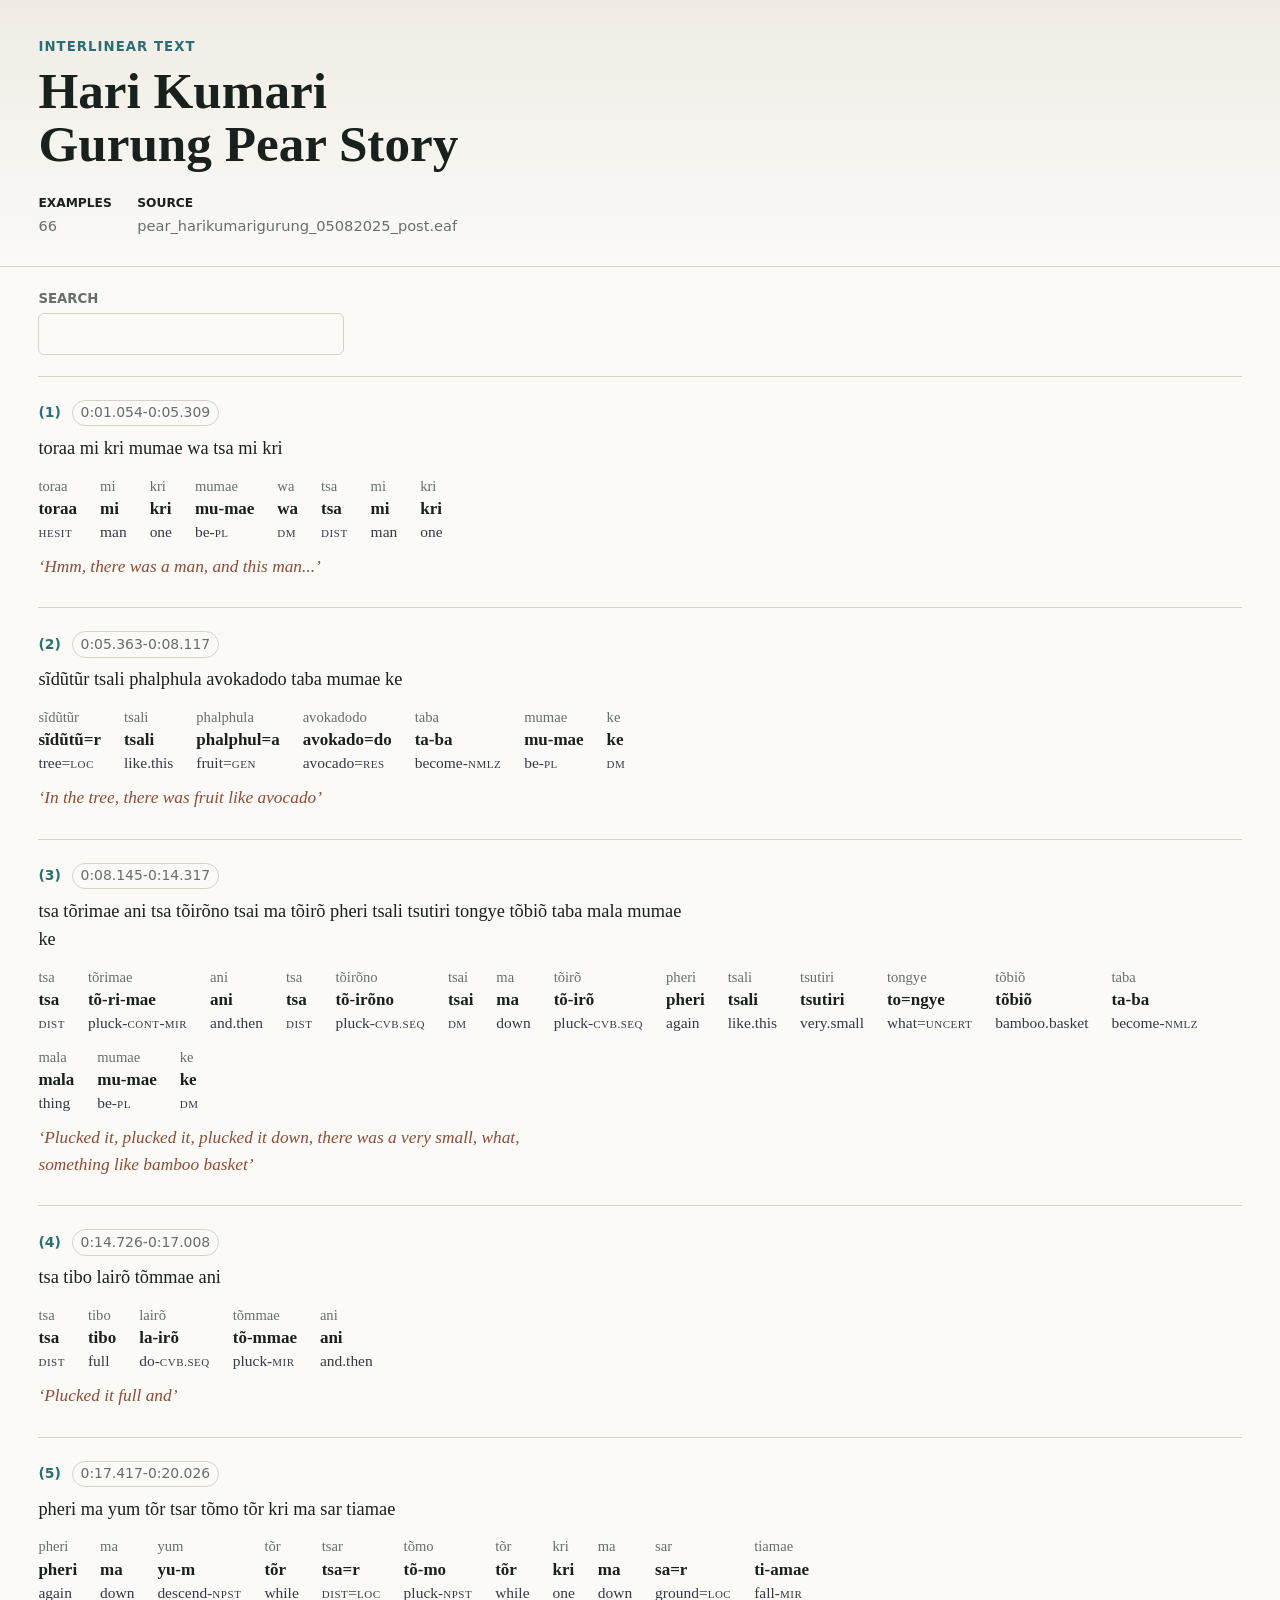
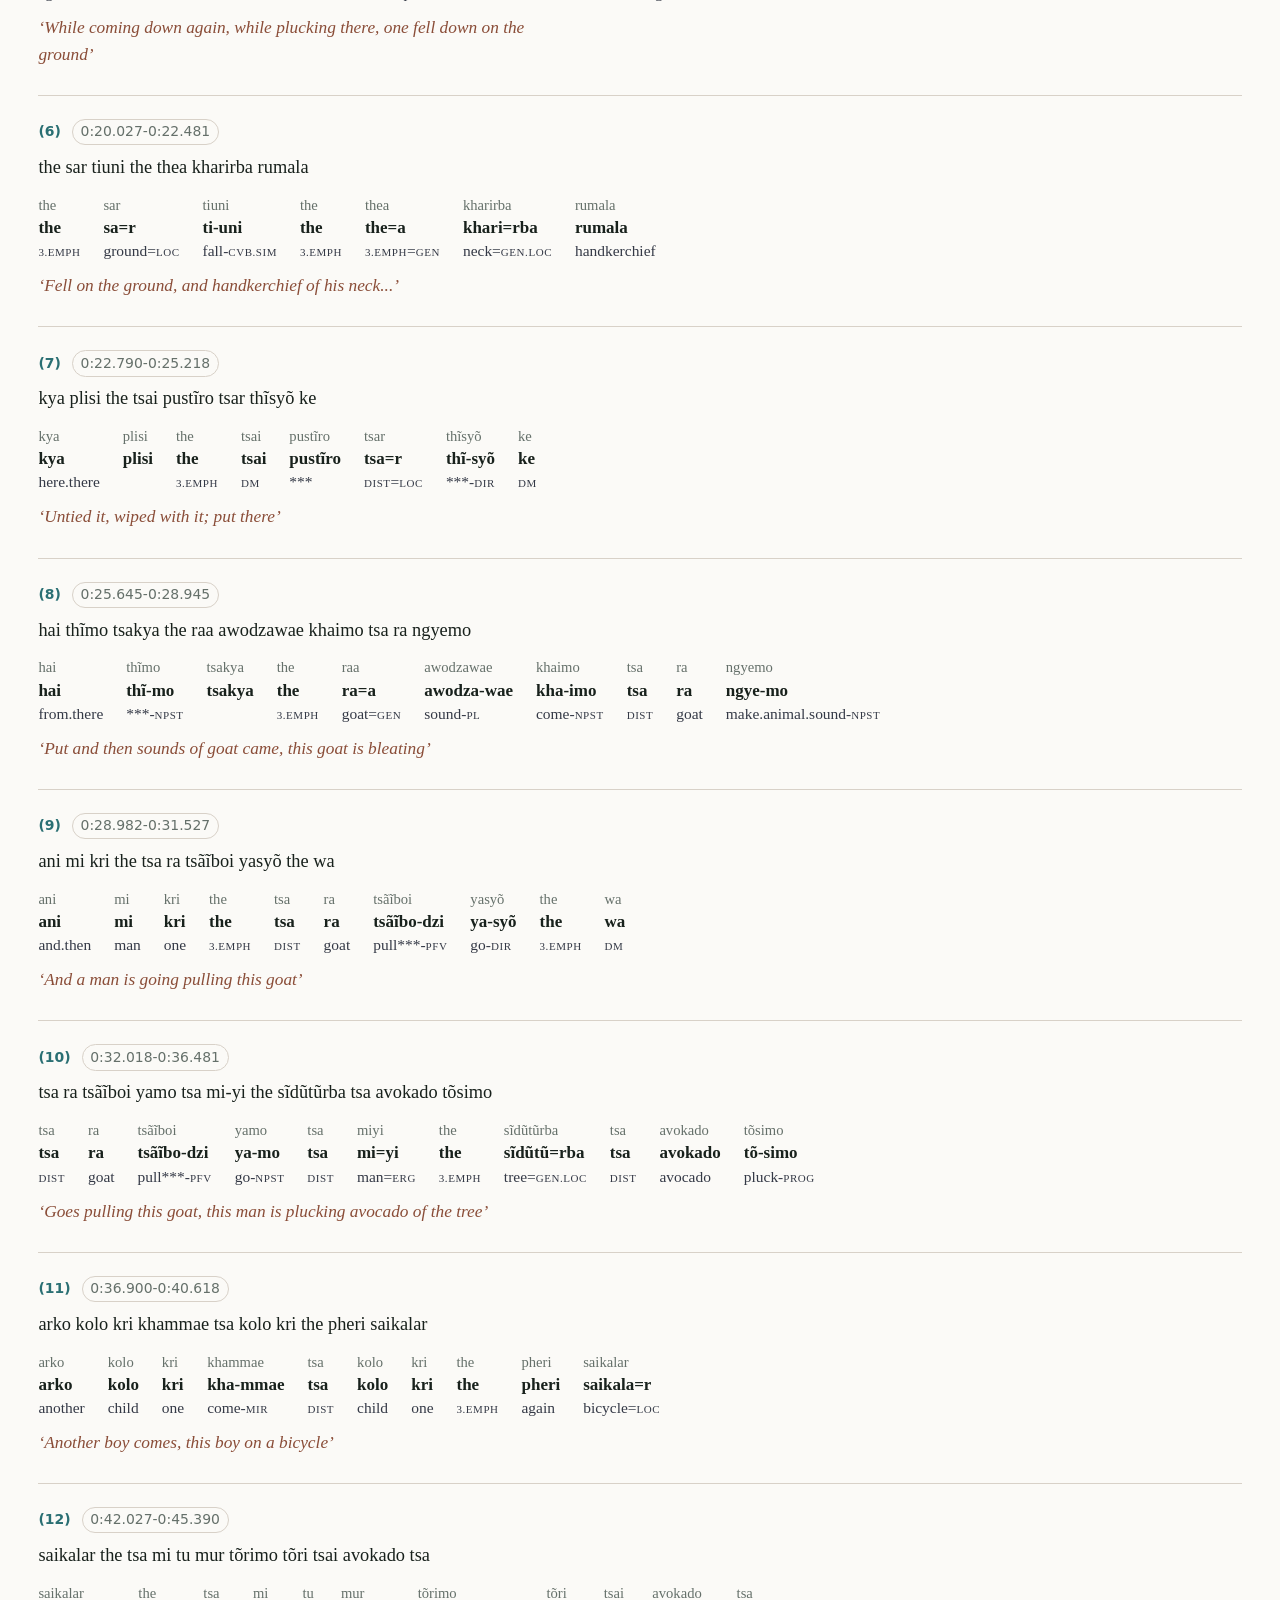
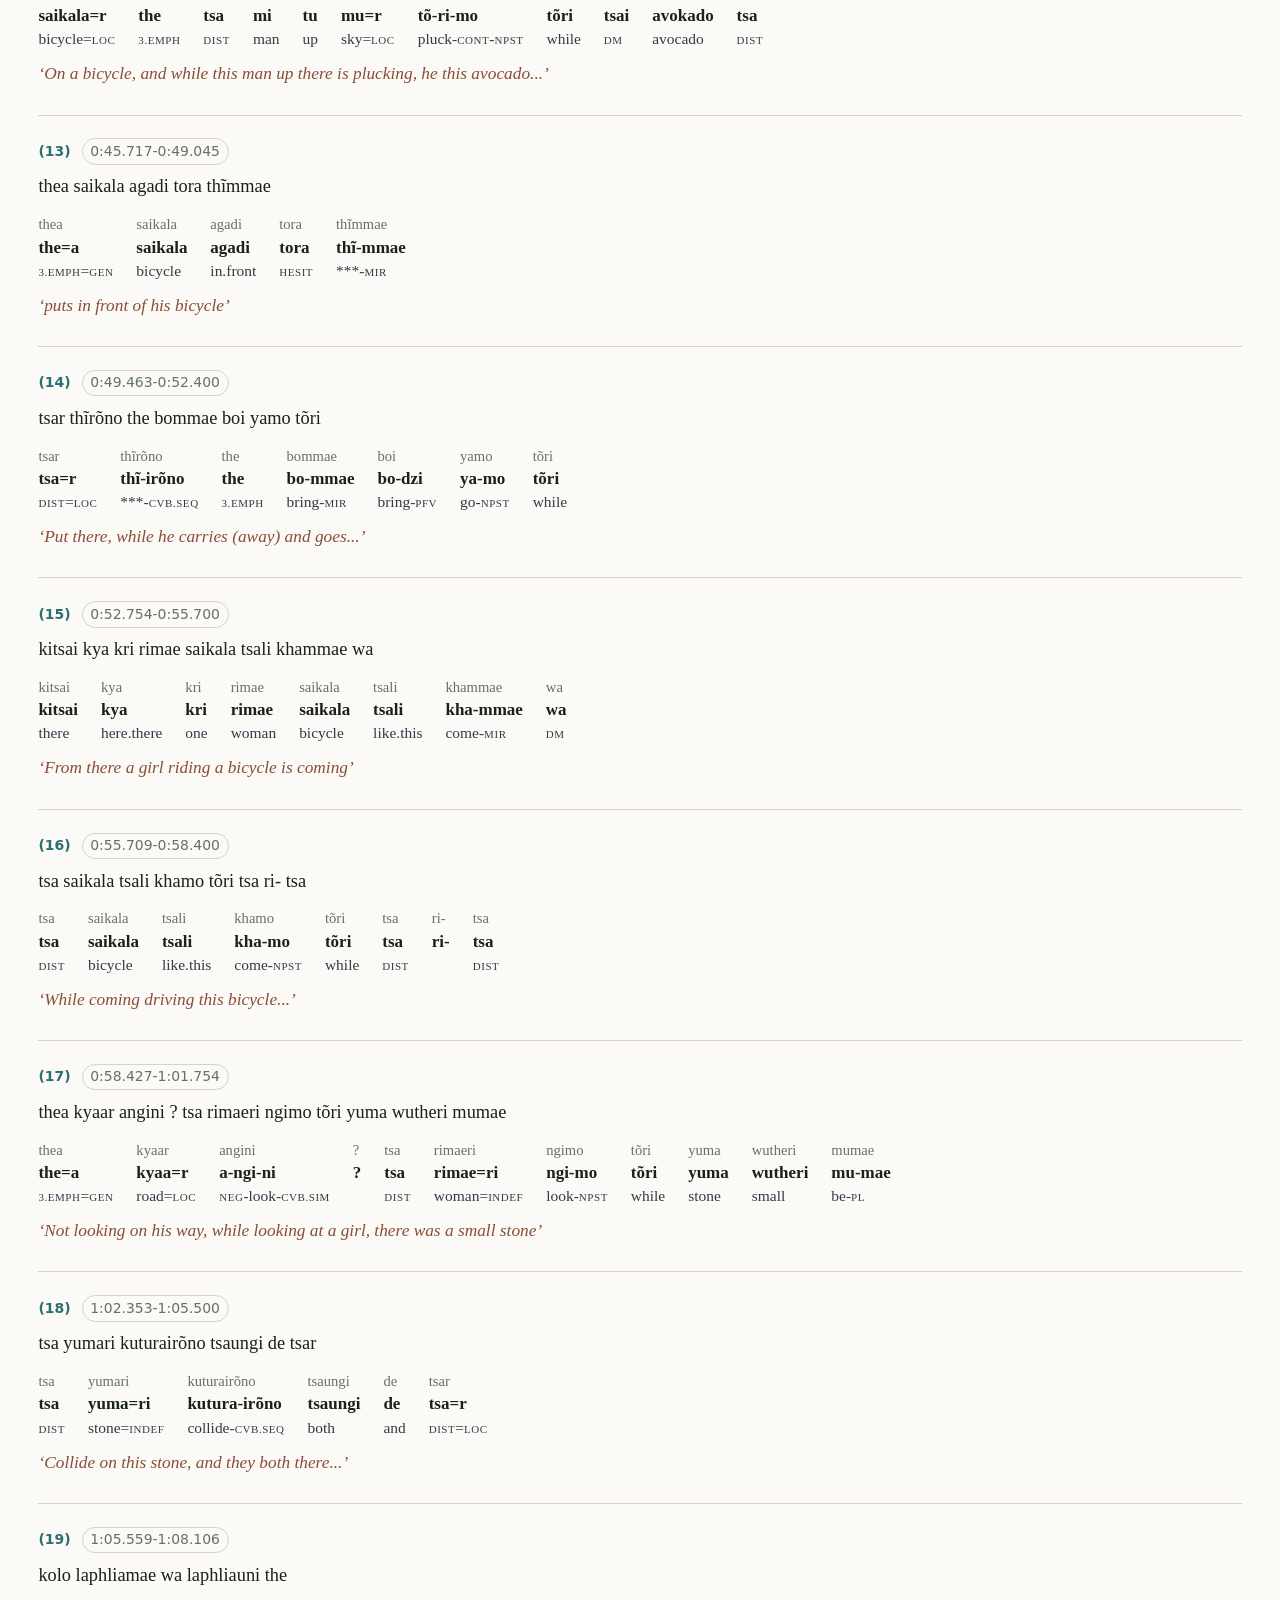
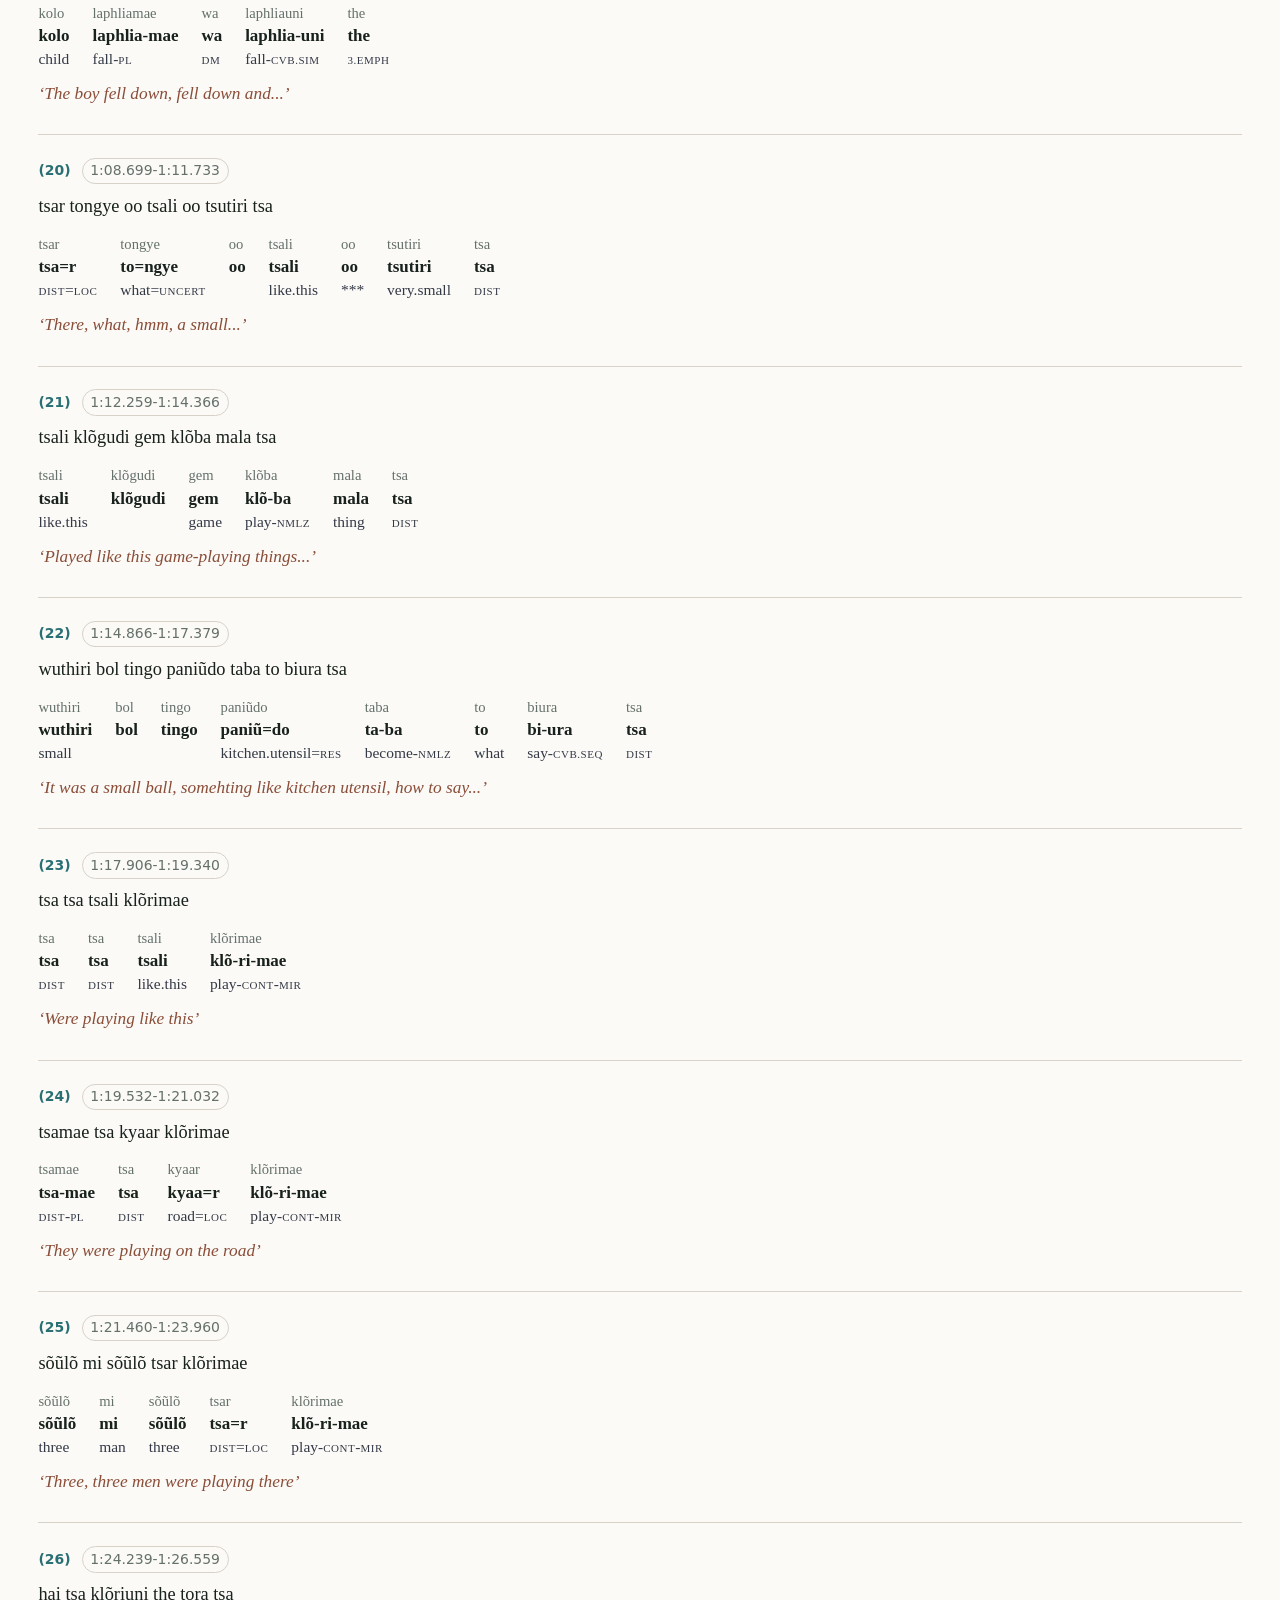
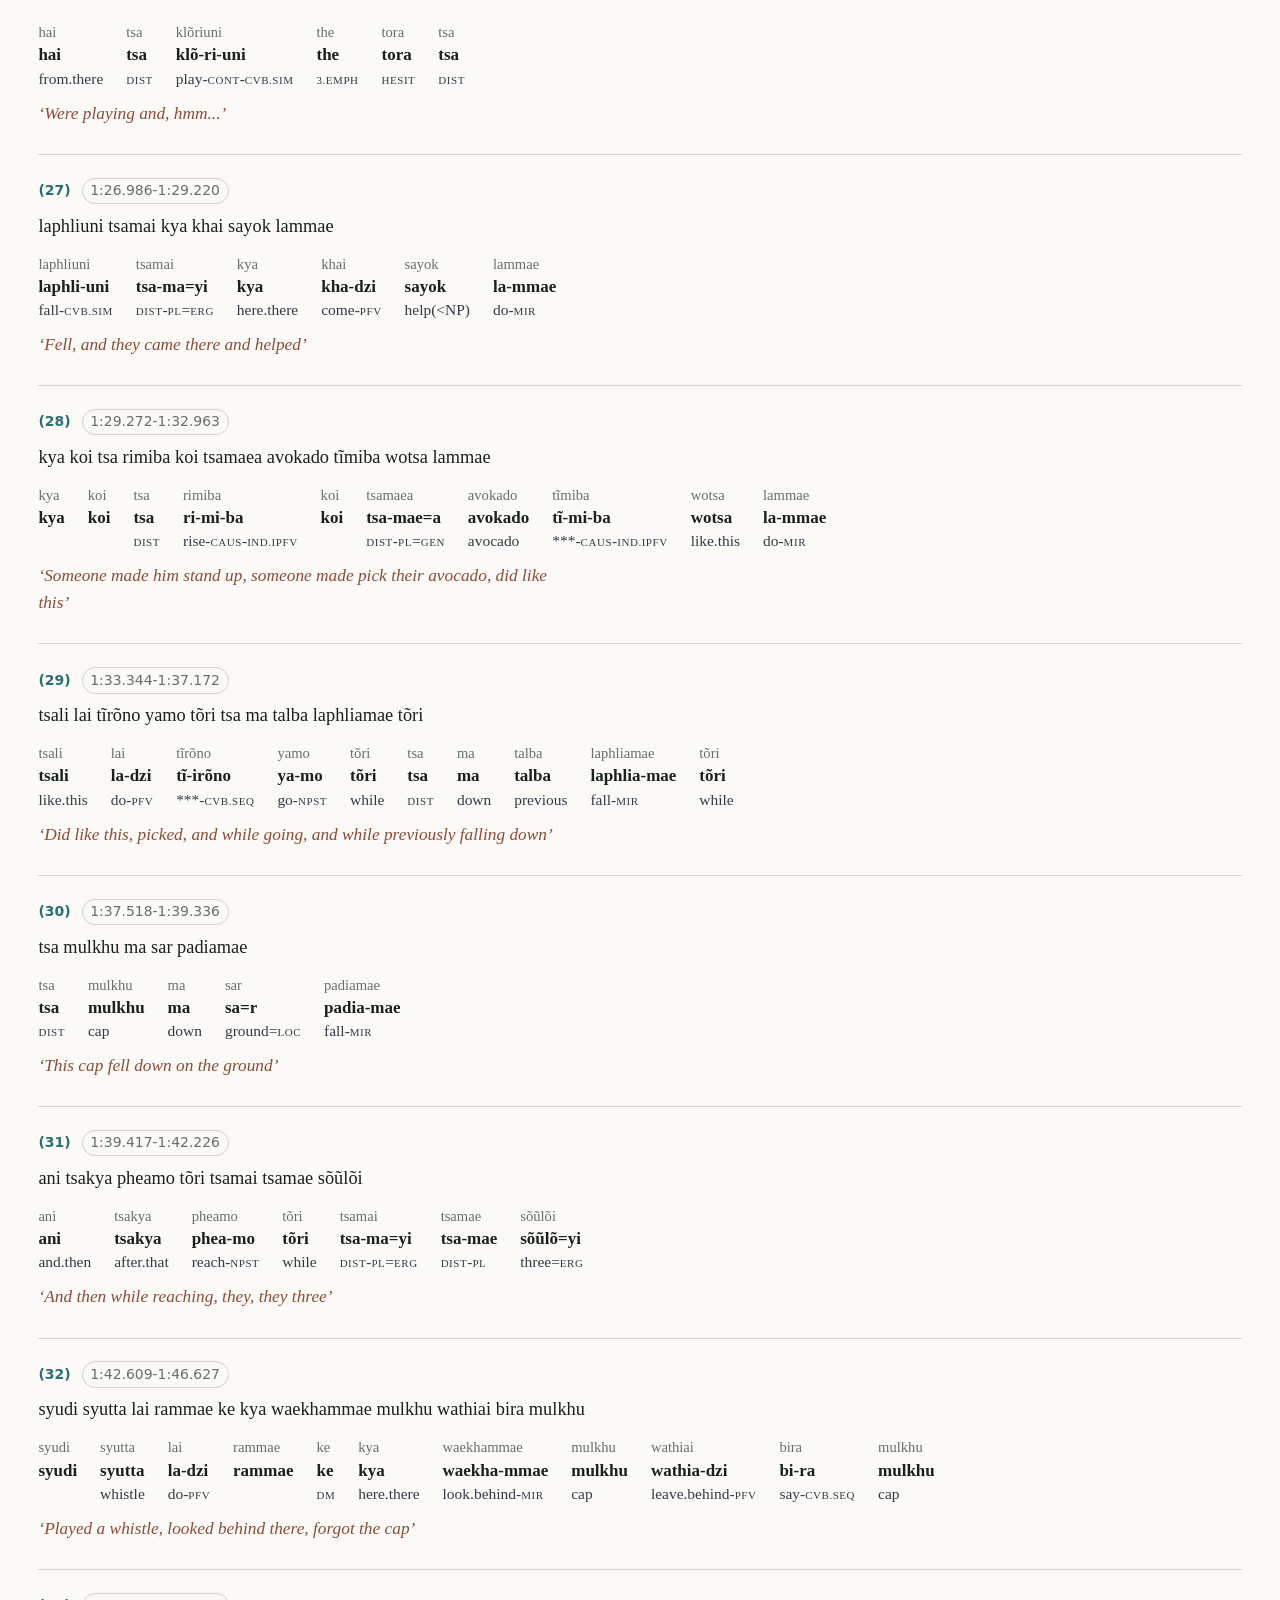
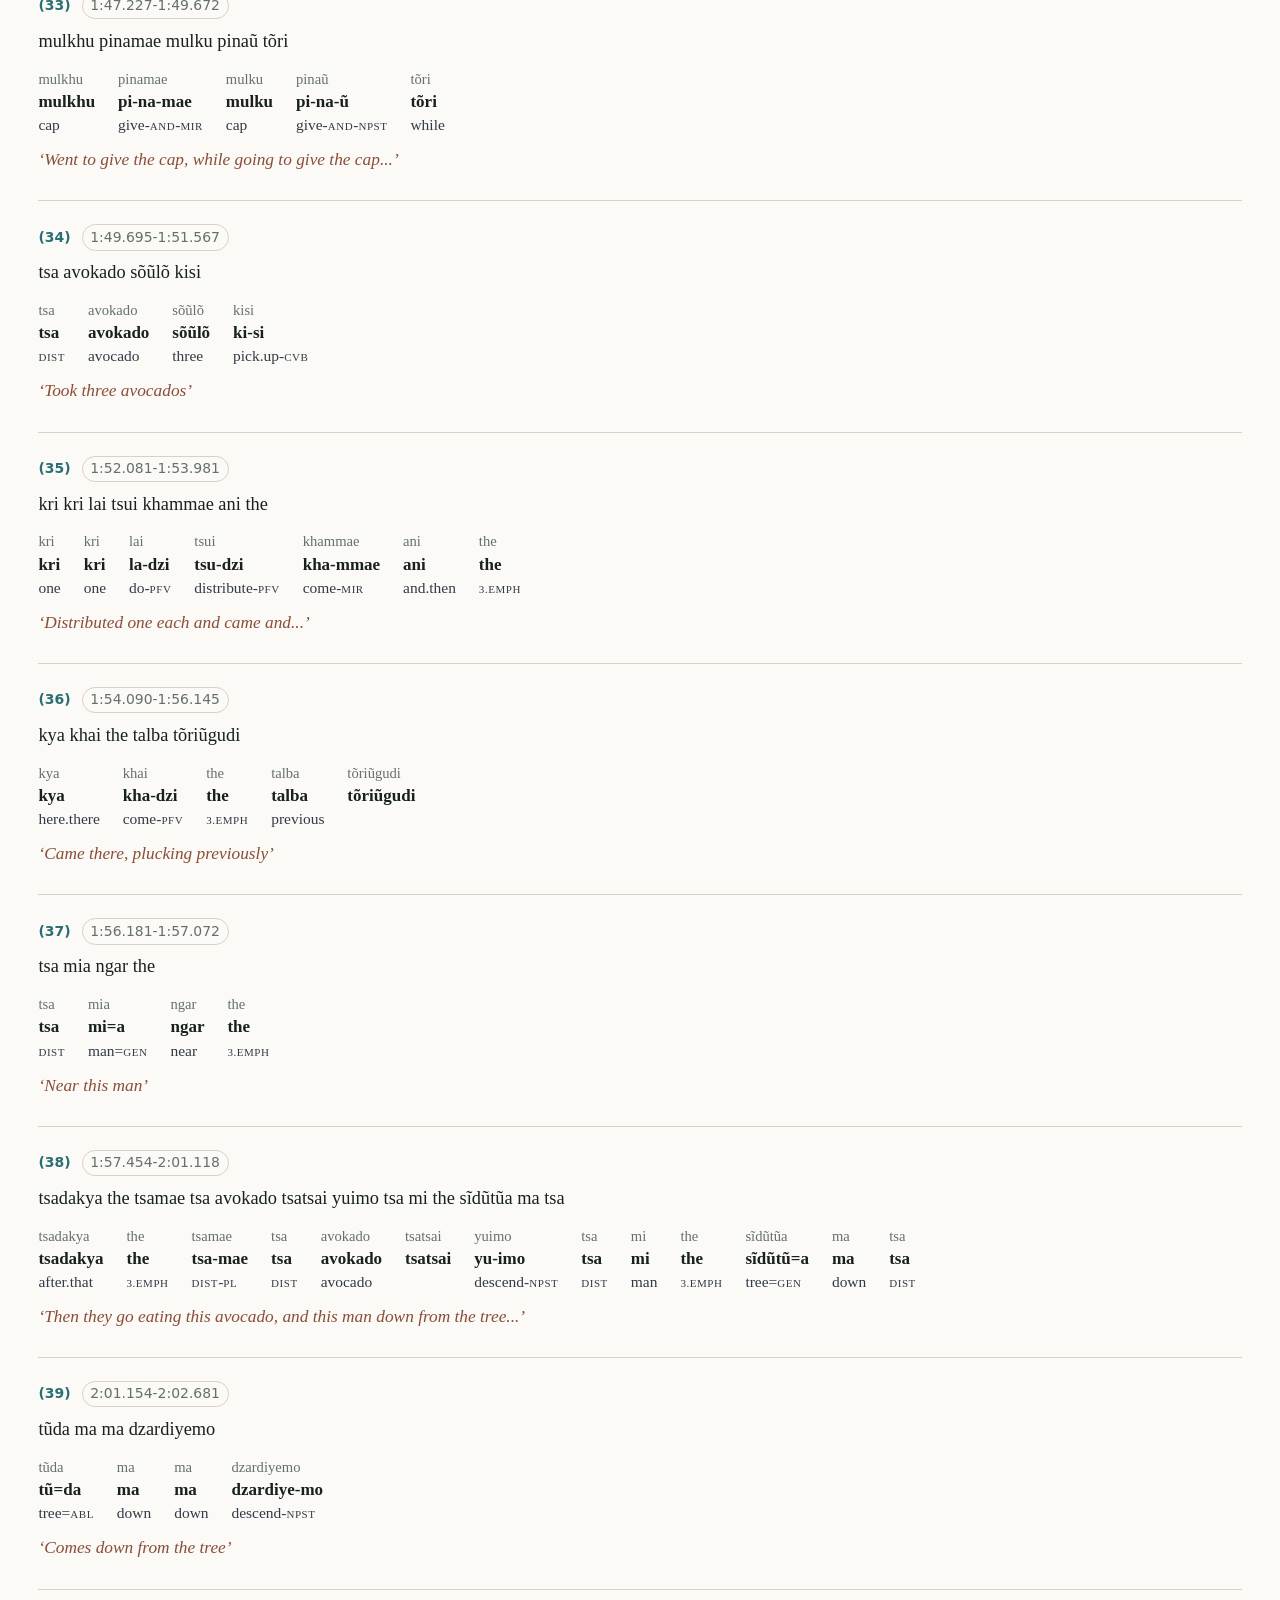
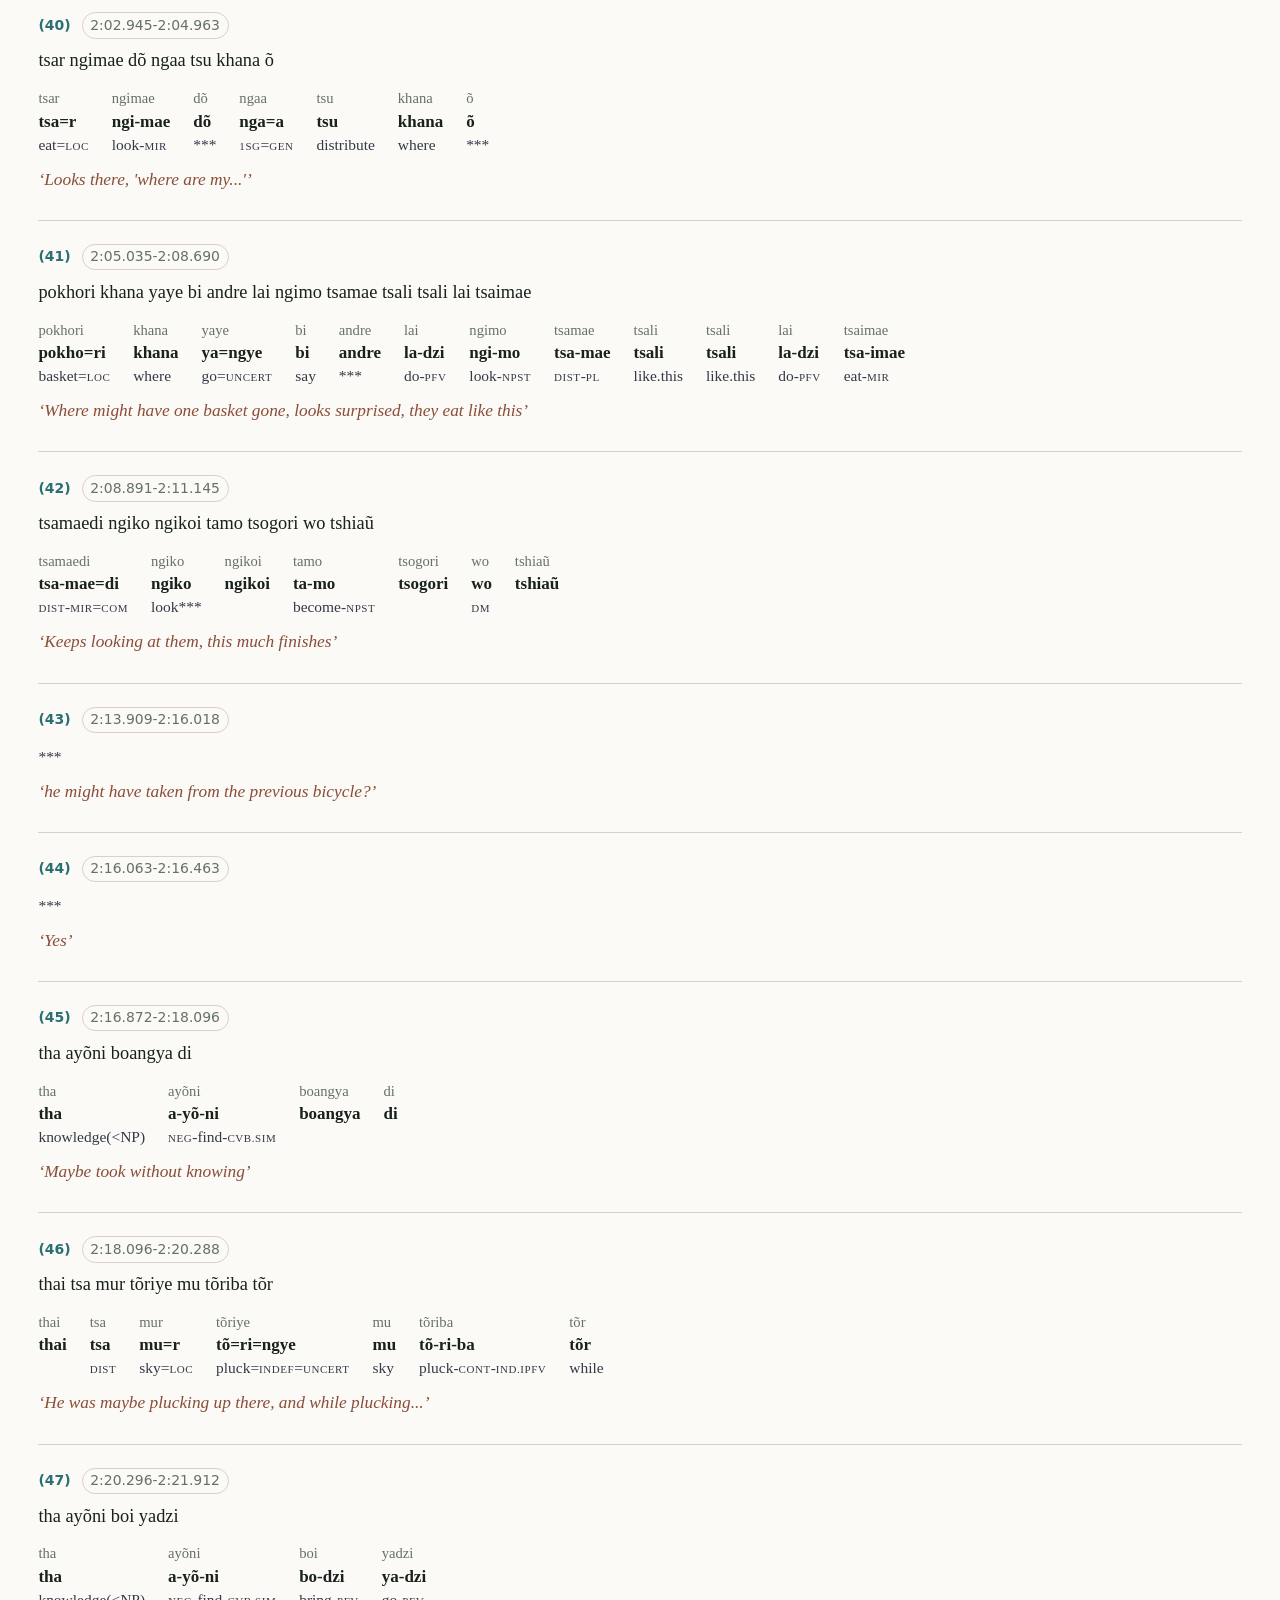
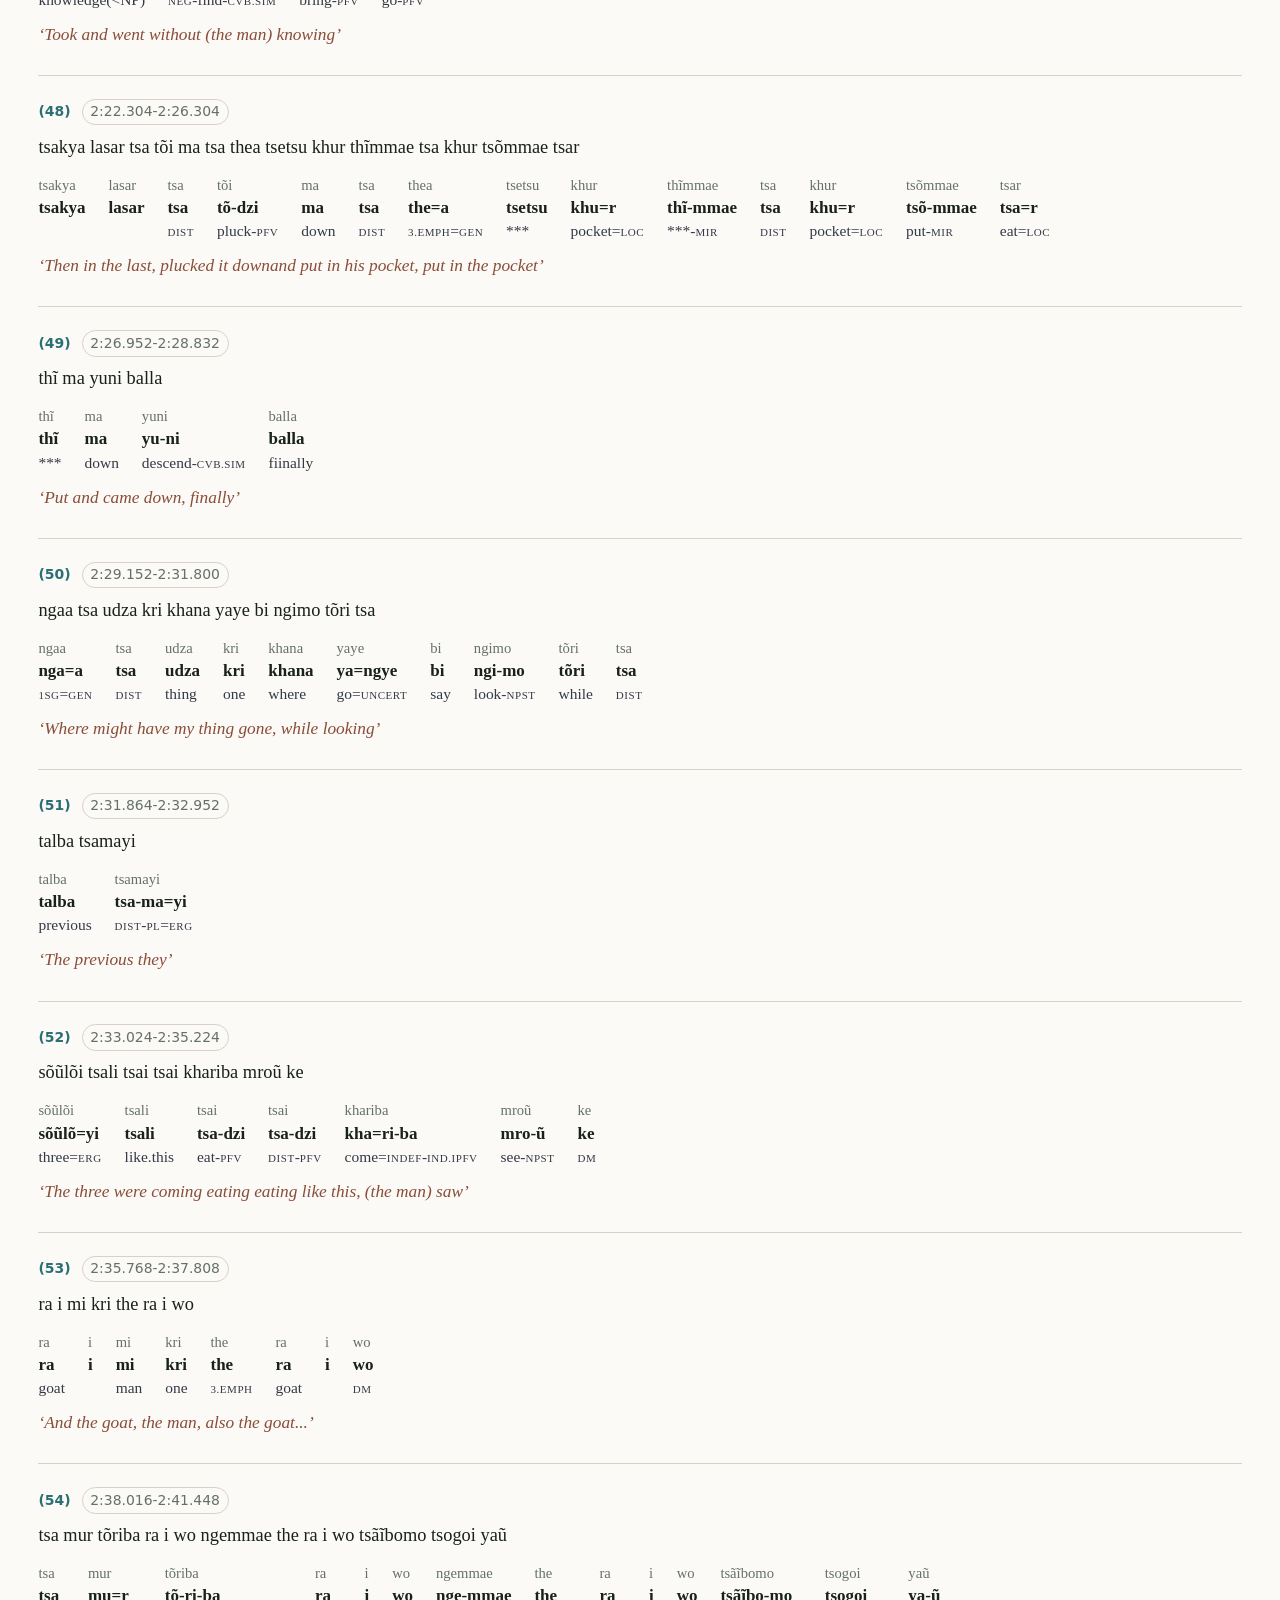
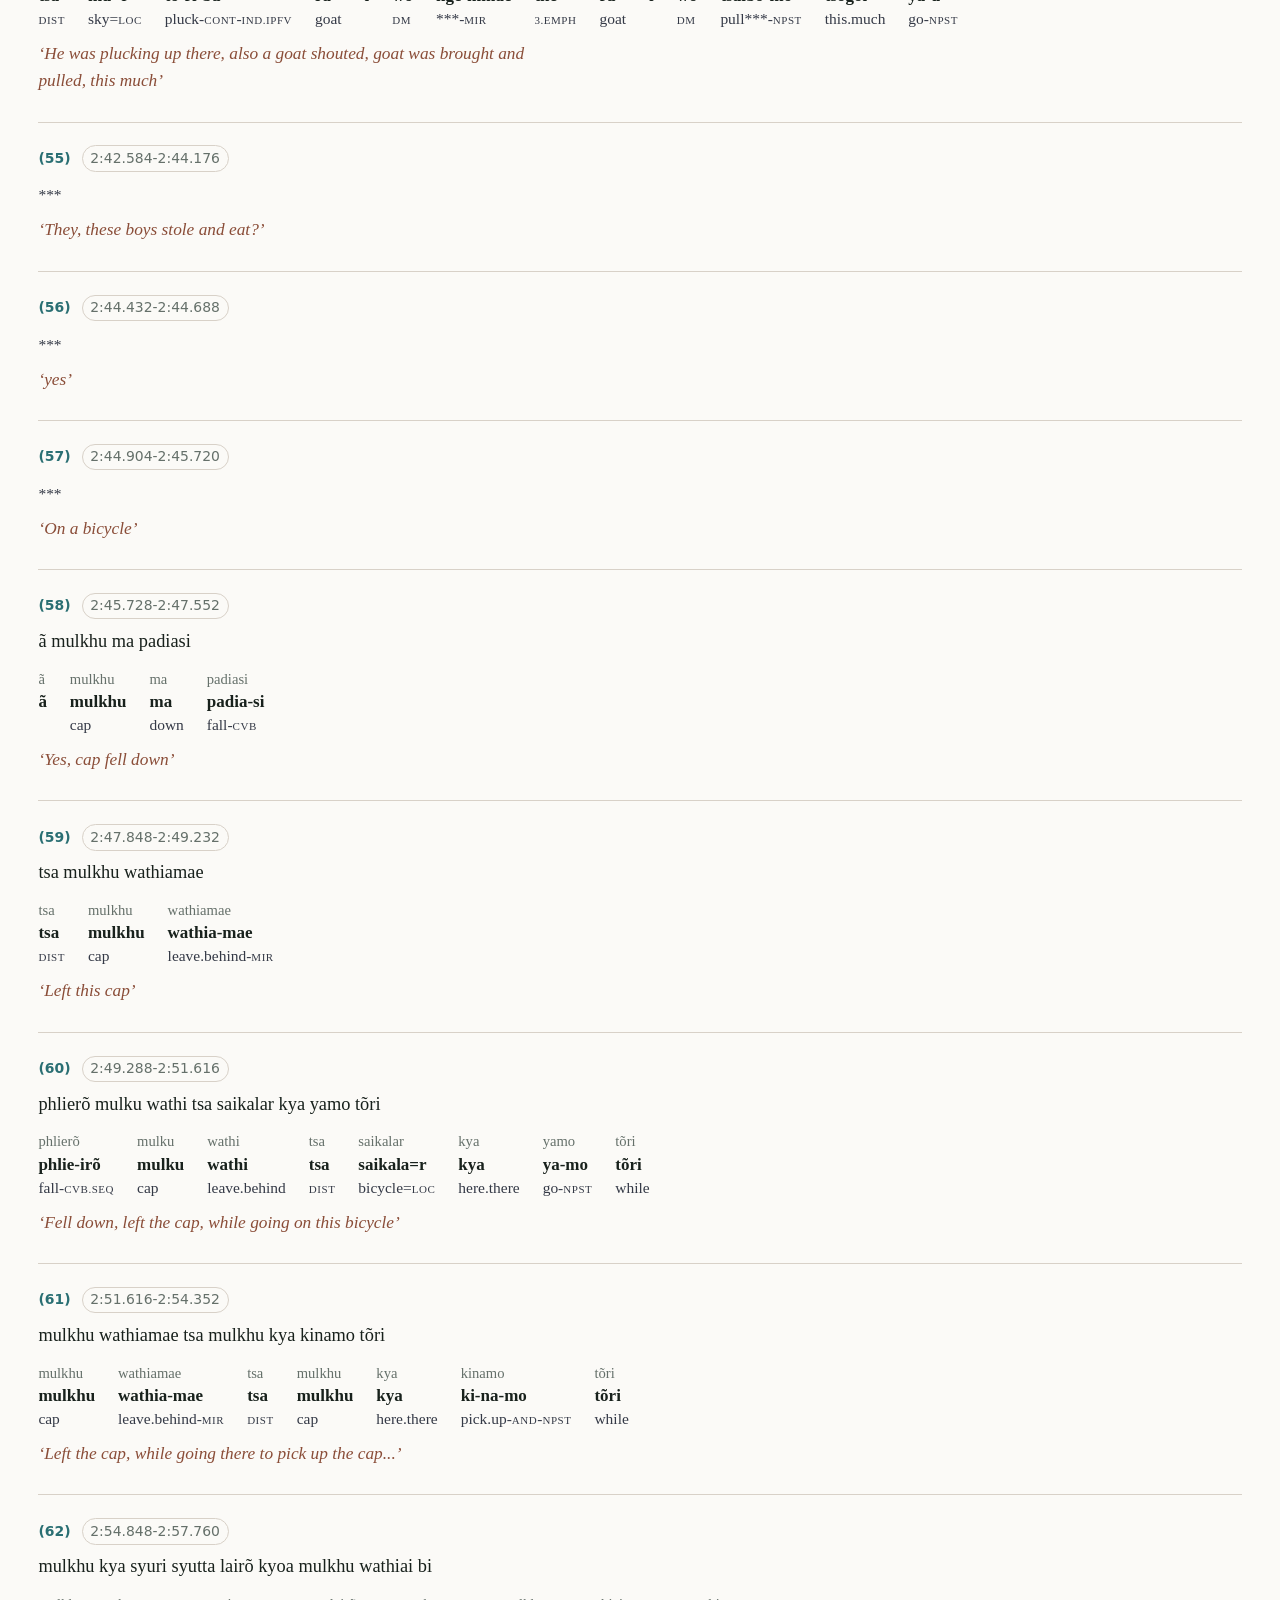
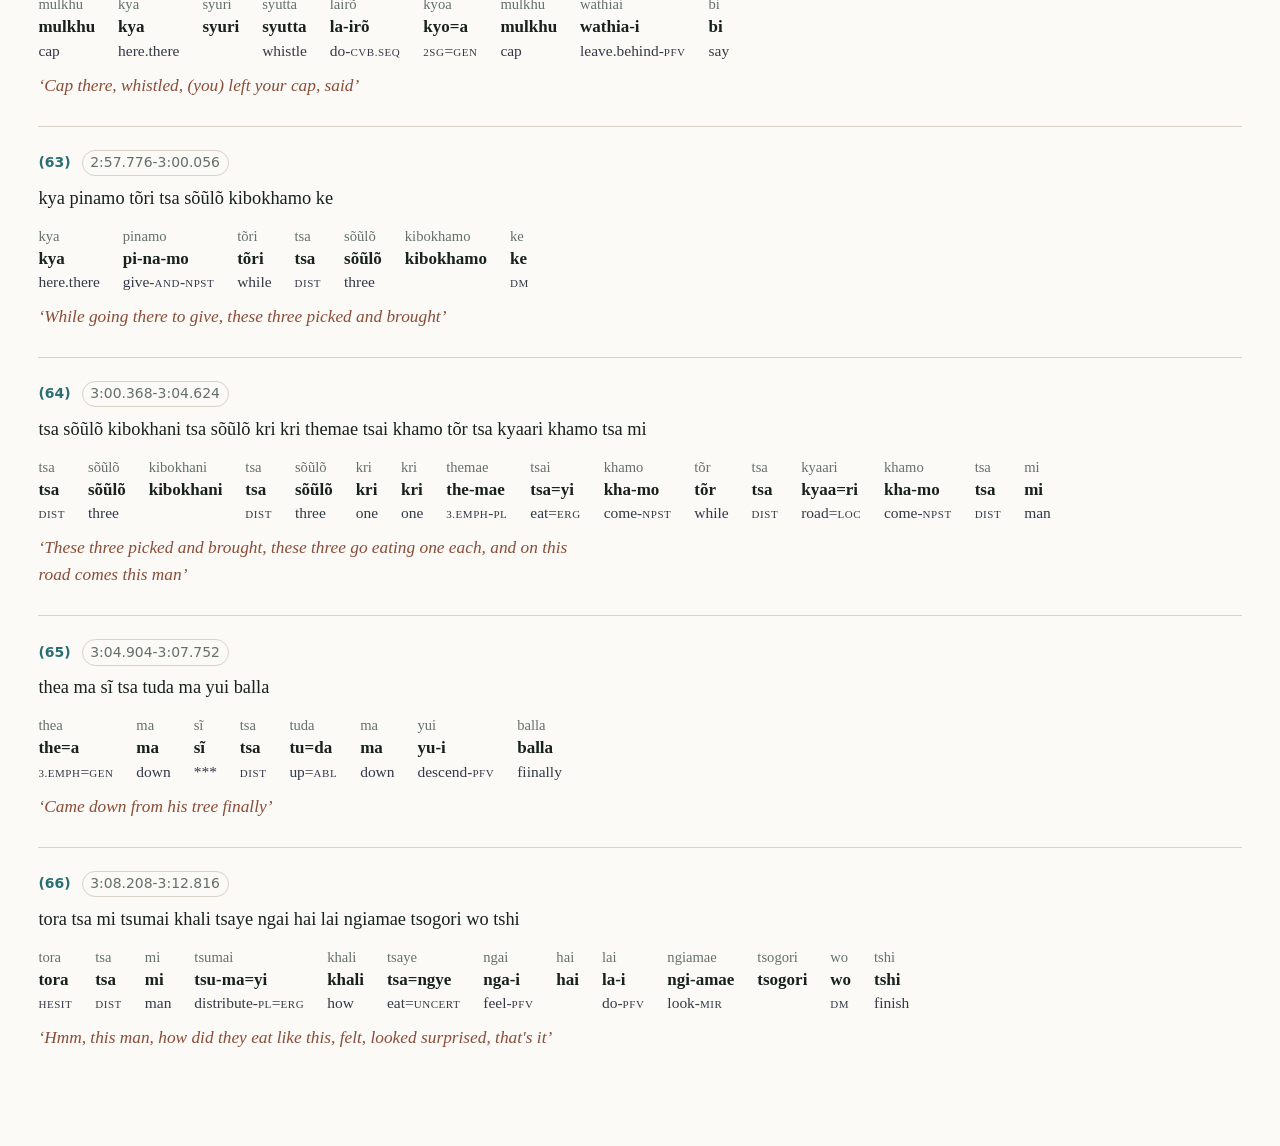
<file: examples/output/pear_harikumarigurung_05082025_post.html>
<!doctype html>
<html lang="und" dir="auto" data-theme="light">
<head>
  <meta charset="utf-8">
  <meta name="viewport" content="width=device-width, initial-scale=1">
  <meta name="generator" content="elan-pretty">
  <title>Hari Kumari Gurung Pear Story</title>
  <link rel="stylesheet" href="assets/elan-pretty.css">
</head>
<body>
  <header class="site-header">
    <div class="header-inner">
      <p class="kicker">Interlinear text</p>
      <h1>Hari Kumari Gurung Pear Story</h1>
      <dl class="document-meta">
        <div>
          <dt>Examples</dt>
          <dd>66</dd>
        </div>
        <div>
          <dt>Source</dt>
          <dd>pear_harikumarigurung_05082025_post.eaf</dd>
        </div>
      </dl>
    </div>
  </header>

  <main class="page-shell">
    <section class="toolbar" aria-label="Corpus controls">
      <label class="search-field">
        <span>Search</span>
        <input type="search" data-igt-search>
      </label>
    </section>


    <article class="igt-document">
      <section
        class="igt-example"
        id="segment_0001"
        dir="ltr"
        data-start-ms="1054"
        data-end-ms="5309"
        data-search="toraa mi kri mumae wa tsa mi kri Hmm, there was a man, and this man... toraa toraa HESIT toraa HESIT HESIT mi mi man mi man man kri kri one kri one one mumae mu-mae be-PL mu be be -mae PL -PL wa wa DM wa DM DM tsa tsa DIST tsa DIST DIST mi mi man mi man man kri kri one kri one one "
      >
        <header class="example-header">
          <a class="example-number" href="#segment_0001">(1)</a>
          <span class="timestamp">
            0:01.054-0:05.309          </span>
        </header>

        <p class="phrase-line">toraa mi kri mumae wa tsa mi kri</p>

          <div class="igt-words" role="list">
            <div class="igt-word" role="listitem">
              <div class="word-surface">toraa</div>
              <div class="morpheme">toraa</div>
              <div class="gloss"><span class="gloss-abbr">HESIT</span></div>
            </div>
            <div class="igt-word" role="listitem">
              <div class="word-surface">mi</div>
              <div class="morpheme">mi</div>
              <div class="gloss">man</div>
            </div>
            <div class="igt-word" role="listitem">
              <div class="word-surface">kri</div>
              <div class="morpheme">kri</div>
              <div class="gloss">one</div>
            </div>
            <div class="igt-word" role="listitem">
              <div class="word-surface">mumae</div>
              <div class="morpheme">mu-mae</div>
              <div class="gloss">be-<span class="gloss-abbr" title="plural">PL</span></div>
            </div>
            <div class="igt-word" role="listitem">
              <div class="word-surface">wa</div>
              <div class="morpheme">wa</div>
              <div class="gloss"><span class="gloss-abbr" title="discourse marker">DM</span></div>
            </div>
            <div class="igt-word" role="listitem">
              <div class="word-surface">tsa</div>
              <div class="morpheme">tsa</div>
              <div class="gloss"><span class="gloss-abbr" title="distal demonstrative">DIST</span></div>
            </div>
            <div class="igt-word" role="listitem">
              <div class="word-surface">mi</div>
              <div class="morpheme">mi</div>
              <div class="gloss">man</div>
            </div>
            <div class="igt-word" role="listitem">
              <div class="word-surface">kri</div>
              <div class="morpheme">kri</div>
              <div class="gloss">one</div>
            </div>
          </div>

        <p class="translation">&lsquo;Hmm, there was a man, and this man...&rsquo;</p>

      </section>
      <section
        class="igt-example"
        id="segment_0002"
        dir="ltr"
        data-start-ms="5363"
        data-end-ms="8117"
        data-search="sĩdũtũr tsali phalphula avokadodo taba mumae ke In the tree, there was fruit like avocado sĩdũtũr sĩdũtũ=r tree=LOC sĩdũtũ tree tree =r LOC =LOC tsali tsali like.this tsali like.this like.this phalphula phalphul=a fruit=GEN phalphul fruit fruit =a GEN =GEN avokadodo avokado=do avocado=RES avokado avocado avocado =do RES =RES taba ta-ba become-NMLZ ta become become -ba NMLZ -NMLZ mumae mu-mae be-PL mu be be -mae PL -PL ke ke DM ke DM DM "
      >
        <header class="example-header">
          <a class="example-number" href="#segment_0002">(2)</a>
          <span class="timestamp">
            0:05.363-0:08.117          </span>
        </header>

        <p class="phrase-line">sĩdũtũr tsali phalphula avokadodo taba mumae ke</p>

          <div class="igt-words" role="list">
            <div class="igt-word" role="listitem">
              <div class="word-surface">sĩdũtũr</div>
              <div class="morpheme">sĩdũtũ=r</div>
              <div class="gloss">tree=<span class="gloss-abbr" title="locative">LOC</span></div>
            </div>
            <div class="igt-word" role="listitem">
              <div class="word-surface">tsali</div>
              <div class="morpheme">tsali</div>
              <div class="gloss">like.this</div>
            </div>
            <div class="igt-word" role="listitem">
              <div class="word-surface">phalphula</div>
              <div class="morpheme">phalphul=a</div>
              <div class="gloss">fruit=<span class="gloss-abbr" title="genitive">GEN</span></div>
            </div>
            <div class="igt-word" role="listitem">
              <div class="word-surface">avokadodo</div>
              <div class="morpheme">avokado=do</div>
              <div class="gloss">avocado=<span class="gloss-abbr" title="resultative">RES</span></div>
            </div>
            <div class="igt-word" role="listitem">
              <div class="word-surface">taba</div>
              <div class="morpheme">ta-ba</div>
              <div class="gloss">become-<span class="gloss-abbr" title="nominalizer">NMLZ</span></div>
            </div>
            <div class="igt-word" role="listitem">
              <div class="word-surface">mumae</div>
              <div class="morpheme">mu-mae</div>
              <div class="gloss">be-<span class="gloss-abbr" title="plural">PL</span></div>
            </div>
            <div class="igt-word" role="listitem">
              <div class="word-surface">ke</div>
              <div class="morpheme">ke</div>
              <div class="gloss"><span class="gloss-abbr" title="discourse marker">DM</span></div>
            </div>
          </div>

        <p class="translation">&lsquo;In the tree, there was fruit like avocado&rsquo;</p>

      </section>
      <section
        class="igt-example"
        id="segment_0003"
        dir="ltr"
        data-start-ms="8145"
        data-end-ms="14317"
        data-search="tsa tõrimae ani tsa tõirõno tsai ma tõirõ pheri tsali tsutiri tongye tõbiõ taba mala mumae ke Plucked it, plucked it, plucked it down, there was a very small, what, something like bamboo basket tsa tsa DIST tsa DIST DIST tõrimae tõ-ri-mae pluck-CONT-MIR tõ pluck pluck -ri CONT -CONT -mae MIR -MIR ani ani and.then ani and.then and.then tsa tsa DIST tsa DIST DIST tõirõno tõ-irõno pluck-CVB.SEQ tõ pluck pluck -irõno CVB.SEQ -CVB.SEQ tsai tsai DM tsai DM DM ma ma down ma down down tõirõ tõ-irõ pluck-CVB.SEQ tõ pluck pluck -irõ CVB.SEQ -CVB.SEQ pheri pheri again pheri again again tsali tsali like.this tsali like.this like.this tsutiri tsutiri very.small tsutiri very.small very.small tongye to=ngye what=UNCERT to what what =ngye UNCERT =UNCERT tõbiõ tõbiõ bamboo.basket tõbiõ bamboo.basket bamboo.basket taba ta-ba become-NMLZ ta become become -ba NMLZ -NMLZ mala mala thing mala thing thing mumae mu-mae be-PL mu be be -mae PL -PL ke ke DM ke DM DM "
      >
        <header class="example-header">
          <a class="example-number" href="#segment_0003">(3)</a>
          <span class="timestamp">
            0:08.145-0:14.317          </span>
        </header>

        <p class="phrase-line">tsa tõrimae ani tsa tõirõno tsai ma tõirõ pheri tsali tsutiri tongye tõbiõ taba mala mumae ke</p>

          <div class="igt-words" role="list">
            <div class="igt-word" role="listitem">
              <div class="word-surface">tsa</div>
              <div class="morpheme">tsa</div>
              <div class="gloss"><span class="gloss-abbr" title="distal demonstrative">DIST</span></div>
            </div>
            <div class="igt-word" role="listitem">
              <div class="word-surface">tõrimae</div>
              <div class="morpheme">tõ-ri-mae</div>
              <div class="gloss">pluck-<span class="gloss-abbr" title="continuative">CONT</span>-<span class="gloss-abbr" title="mirative">MIR</span></div>
            </div>
            <div class="igt-word" role="listitem">
              <div class="word-surface">ani</div>
              <div class="morpheme">ani</div>
              <div class="gloss">and.then</div>
            </div>
            <div class="igt-word" role="listitem">
              <div class="word-surface">tsa</div>
              <div class="morpheme">tsa</div>
              <div class="gloss"><span class="gloss-abbr" title="distal demonstrative">DIST</span></div>
            </div>
            <div class="igt-word" role="listitem">
              <div class="word-surface">tõirõno</div>
              <div class="morpheme">tõ-irõno</div>
              <div class="gloss">pluck-<span class="gloss-abbr" title="sequential converb">CVB.SEQ</span></div>
            </div>
            <div class="igt-word" role="listitem">
              <div class="word-surface">tsai</div>
              <div class="morpheme">tsai</div>
              <div class="gloss"><span class="gloss-abbr" title="discourse marker">DM</span></div>
            </div>
            <div class="igt-word" role="listitem">
              <div class="word-surface">ma</div>
              <div class="morpheme">ma</div>
              <div class="gloss">down</div>
            </div>
            <div class="igt-word" role="listitem">
              <div class="word-surface">tõirõ</div>
              <div class="morpheme">tõ-irõ</div>
              <div class="gloss">pluck-<span class="gloss-abbr" title="sequential converb">CVB.SEQ</span></div>
            </div>
            <div class="igt-word" role="listitem">
              <div class="word-surface">pheri</div>
              <div class="morpheme">pheri</div>
              <div class="gloss">again</div>
            </div>
            <div class="igt-word" role="listitem">
              <div class="word-surface">tsali</div>
              <div class="morpheme">tsali</div>
              <div class="gloss">like.this</div>
            </div>
            <div class="igt-word" role="listitem">
              <div class="word-surface">tsutiri</div>
              <div class="morpheme">tsutiri</div>
              <div class="gloss">very.small</div>
            </div>
            <div class="igt-word" role="listitem">
              <div class="word-surface">tongye</div>
              <div class="morpheme">to=ngye</div>
              <div class="gloss">what=<span class="gloss-abbr">UNCERT</span></div>
            </div>
            <div class="igt-word" role="listitem">
              <div class="word-surface">tõbiõ</div>
              <div class="morpheme">tõbiõ</div>
              <div class="gloss">bamboo.basket</div>
            </div>
            <div class="igt-word" role="listitem">
              <div class="word-surface">taba</div>
              <div class="morpheme">ta-ba</div>
              <div class="gloss">become-<span class="gloss-abbr" title="nominalizer">NMLZ</span></div>
            </div>
            <div class="igt-word" role="listitem">
              <div class="word-surface">mala</div>
              <div class="morpheme">mala</div>
              <div class="gloss">thing</div>
            </div>
            <div class="igt-word" role="listitem">
              <div class="word-surface">mumae</div>
              <div class="morpheme">mu-mae</div>
              <div class="gloss">be-<span class="gloss-abbr" title="plural">PL</span></div>
            </div>
            <div class="igt-word" role="listitem">
              <div class="word-surface">ke</div>
              <div class="morpheme">ke</div>
              <div class="gloss"><span class="gloss-abbr" title="discourse marker">DM</span></div>
            </div>
          </div>

        <p class="translation">&lsquo;Plucked it, plucked it, plucked it down, there was a very small, what, something like bamboo basket&rsquo;</p>

      </section>
      <section
        class="igt-example"
        id="segment_0004"
        dir="ltr"
        data-start-ms="14726"
        data-end-ms="17008"
        data-search="tsa tibo lairõ tõmmae ani Plucked it full and tsa tsa DIST tsa DIST DIST tibo tibo full tibo full full lairõ la-irõ do-CVB.SEQ la do do -irõ CVB.SEQ -CVB.SEQ tõmmae tõ-mmae pluck-MIR tõ pluck pluck -mmae MIR -MIR ani ani and.then ani and.then and.then "
      >
        <header class="example-header">
          <a class="example-number" href="#segment_0004">(4)</a>
          <span class="timestamp">
            0:14.726-0:17.008          </span>
        </header>

        <p class="phrase-line">tsa tibo lairõ tõmmae ani</p>

          <div class="igt-words" role="list">
            <div class="igt-word" role="listitem">
              <div class="word-surface">tsa</div>
              <div class="morpheme">tsa</div>
              <div class="gloss"><span class="gloss-abbr" title="distal demonstrative">DIST</span></div>
            </div>
            <div class="igt-word" role="listitem">
              <div class="word-surface">tibo</div>
              <div class="morpheme">tibo</div>
              <div class="gloss">full</div>
            </div>
            <div class="igt-word" role="listitem">
              <div class="word-surface">lairõ</div>
              <div class="morpheme">la-irõ</div>
              <div class="gloss">do-<span class="gloss-abbr" title="sequential converb">CVB.SEQ</span></div>
            </div>
            <div class="igt-word" role="listitem">
              <div class="word-surface">tõmmae</div>
              <div class="morpheme">tõ-mmae</div>
              <div class="gloss">pluck-<span class="gloss-abbr" title="mirative">MIR</span></div>
            </div>
            <div class="igt-word" role="listitem">
              <div class="word-surface">ani</div>
              <div class="morpheme">ani</div>
              <div class="gloss">and.then</div>
            </div>
          </div>

        <p class="translation">&lsquo;Plucked it full and&rsquo;</p>

      </section>
      <section
        class="igt-example"
        id="segment_0005"
        dir="ltr"
        data-start-ms="17417"
        data-end-ms="20026"
        data-search="pheri ma yum tõr tsar tõmo tõr kri ma sar tiamae While coming down again, while plucking there, one fell down on the ground pheri pheri again pheri again again ma ma down ma down down yum yu-m descend-NPST yu descend descend -m NPST -NPST tõr tõr while tõr while while tsar tsa=r DIST=LOC tsa DIST DIST =r LOC =LOC tõmo tõ-mo pluck-NPST tõ pluck pluck -mo NPST -NPST tõr tõr while tõr while while kri kri one kri one one ma ma down ma down down sar sa=r ground=LOC sa ground ground =r LOC =LOC tiamae ti-amae fall-MIR ti fall fall -amae MIR -MIR "
      >
        <header class="example-header">
          <a class="example-number" href="#segment_0005">(5)</a>
          <span class="timestamp">
            0:17.417-0:20.026          </span>
        </header>

        <p class="phrase-line">pheri ma yum tõr tsar tõmo tõr kri ma sar tiamae</p>

          <div class="igt-words" role="list">
            <div class="igt-word" role="listitem">
              <div class="word-surface">pheri</div>
              <div class="morpheme">pheri</div>
              <div class="gloss">again</div>
            </div>
            <div class="igt-word" role="listitem">
              <div class="word-surface">ma</div>
              <div class="morpheme">ma</div>
              <div class="gloss">down</div>
            </div>
            <div class="igt-word" role="listitem">
              <div class="word-surface">yum</div>
              <div class="morpheme">yu-m</div>
              <div class="gloss">descend-<span class="gloss-abbr">NPST</span></div>
            </div>
            <div class="igt-word" role="listitem">
              <div class="word-surface">tõr</div>
              <div class="morpheme">tõr</div>
              <div class="gloss">while</div>
            </div>
            <div class="igt-word" role="listitem">
              <div class="word-surface">tsar</div>
              <div class="morpheme">tsa=r</div>
              <div class="gloss"><span class="gloss-abbr" title="distal demonstrative">DIST</span>=<span class="gloss-abbr" title="locative">LOC</span></div>
            </div>
            <div class="igt-word" role="listitem">
              <div class="word-surface">tõmo</div>
              <div class="morpheme">tõ-mo</div>
              <div class="gloss">pluck-<span class="gloss-abbr">NPST</span></div>
            </div>
            <div class="igt-word" role="listitem">
              <div class="word-surface">tõr</div>
              <div class="morpheme">tõr</div>
              <div class="gloss">while</div>
            </div>
            <div class="igt-word" role="listitem">
              <div class="word-surface">kri</div>
              <div class="morpheme">kri</div>
              <div class="gloss">one</div>
            </div>
            <div class="igt-word" role="listitem">
              <div class="word-surface">ma</div>
              <div class="morpheme">ma</div>
              <div class="gloss">down</div>
            </div>
            <div class="igt-word" role="listitem">
              <div class="word-surface">sar</div>
              <div class="morpheme">sa=r</div>
              <div class="gloss">ground=<span class="gloss-abbr" title="locative">LOC</span></div>
            </div>
            <div class="igt-word" role="listitem">
              <div class="word-surface">tiamae</div>
              <div class="morpheme">ti-amae</div>
              <div class="gloss">fall-<span class="gloss-abbr" title="mirative">MIR</span></div>
            </div>
          </div>

        <p class="translation">&lsquo;While coming down again, while plucking there, one fell down on the ground&rsquo;</p>

      </section>
      <section
        class="igt-example"
        id="segment_0006"
        dir="ltr"
        data-start-ms="20027"
        data-end-ms="22481"
        data-search="the sar tiuni the thea kharirba rumala Fell on the ground, and handkerchief of his neck... the the 3.EMPH the 3.EMPH 3.EMPH sar sa=r ground=LOC sa ground ground =r LOC =LOC tiuni ti-uni fall-CVB.SIM ti fall fall -uni CVB.SIM -CVB.SIM the the 3.EMPH the 3.EMPH 3.EMPH thea the=a 3.EMPH=GEN the 3.EMPH 3.EMPH =a GEN =GEN kharirba khari=rba neck=GEN.LOC khari neck neck =rba GEN.LOC =GEN.LOC rumala rumala handkerchief rumala handkerchief handkerchief "
      >
        <header class="example-header">
          <a class="example-number" href="#segment_0006">(6)</a>
          <span class="timestamp">
            0:20.027-0:22.481          </span>
        </header>

        <p class="phrase-line">the sar tiuni the thea kharirba rumala</p>

          <div class="igt-words" role="list">
            <div class="igt-word" role="listitem">
              <div class="word-surface">the</div>
              <div class="morpheme">the</div>
              <div class="gloss"><span class="gloss-abbr">3.EMPH</span></div>
            </div>
            <div class="igt-word" role="listitem">
              <div class="word-surface">sar</div>
              <div class="morpheme">sa=r</div>
              <div class="gloss">ground=<span class="gloss-abbr" title="locative">LOC</span></div>
            </div>
            <div class="igt-word" role="listitem">
              <div class="word-surface">tiuni</div>
              <div class="morpheme">ti-uni</div>
              <div class="gloss">fall-<span class="gloss-abbr">CVB.SIM</span></div>
            </div>
            <div class="igt-word" role="listitem">
              <div class="word-surface">the</div>
              <div class="morpheme">the</div>
              <div class="gloss"><span class="gloss-abbr">3.EMPH</span></div>
            </div>
            <div class="igt-word" role="listitem">
              <div class="word-surface">thea</div>
              <div class="morpheme">the=a</div>
              <div class="gloss"><span class="gloss-abbr">3.EMPH</span>=<span class="gloss-abbr" title="genitive">GEN</span></div>
            </div>
            <div class="igt-word" role="listitem">
              <div class="word-surface">kharirba</div>
              <div class="morpheme">khari=rba</div>
              <div class="gloss">neck=<span class="gloss-abbr">GEN.LOC</span></div>
            </div>
            <div class="igt-word" role="listitem">
              <div class="word-surface">rumala</div>
              <div class="morpheme">rumala</div>
              <div class="gloss">handkerchief</div>
            </div>
          </div>

        <p class="translation">&lsquo;Fell on the ground, and handkerchief of his neck...&rsquo;</p>

      </section>
      <section
        class="igt-example"
        id="segment_0007"
        dir="ltr"
        data-start-ms="22790"
        data-end-ms="25218"
        data-search="kya plisi the tsai pustĩro tsar thĩsyõ ke Untied it, wiped with it; put there kya kya here.there kya here.there here.there plisi plisi  plisi   the the 3.EMPH the 3.EMPH 3.EMPH tsai tsai DM tsai DM DM pustĩro pustĩro *** pustĩro *** *** tsar tsa=r DIST=LOC tsa DIST DIST =r LOC =LOC thĩsyõ thĩ-syõ ***-DIR thĩ *** *** -syõ DIR -DIR ke ke DM ke DM DM "
      >
        <header class="example-header">
          <a class="example-number" href="#segment_0007">(7)</a>
          <span class="timestamp">
            0:22.790-0:25.218          </span>
        </header>

        <p class="phrase-line">kya plisi the tsai pustĩro tsar thĩsyõ ke</p>

          <div class="igt-words" role="list">
            <div class="igt-word" role="listitem">
              <div class="word-surface">kya</div>
              <div class="morpheme">kya</div>
              <div class="gloss">here.there</div>
            </div>
            <div class="igt-word" role="listitem">
              <div class="word-surface">plisi</div>
              <div class="morpheme">plisi</div>
              <div class="gloss"></div>
            </div>
            <div class="igt-word" role="listitem">
              <div class="word-surface">the</div>
              <div class="morpheme">the</div>
              <div class="gloss"><span class="gloss-abbr">3.EMPH</span></div>
            </div>
            <div class="igt-word" role="listitem">
              <div class="word-surface">tsai</div>
              <div class="morpheme">tsai</div>
              <div class="gloss"><span class="gloss-abbr" title="discourse marker">DM</span></div>
            </div>
            <div class="igt-word" role="listitem">
              <div class="word-surface">pustĩro</div>
              <div class="morpheme">pustĩro</div>
              <div class="gloss">***</div>
            </div>
            <div class="igt-word" role="listitem">
              <div class="word-surface">tsar</div>
              <div class="morpheme">tsa=r</div>
              <div class="gloss"><span class="gloss-abbr" title="distal demonstrative">DIST</span>=<span class="gloss-abbr" title="locative">LOC</span></div>
            </div>
            <div class="igt-word" role="listitem">
              <div class="word-surface">thĩsyõ</div>
              <div class="morpheme">thĩ-syõ</div>
              <div class="gloss">***-<span class="gloss-abbr">DIR</span></div>
            </div>
            <div class="igt-word" role="listitem">
              <div class="word-surface">ke</div>
              <div class="morpheme">ke</div>
              <div class="gloss"><span class="gloss-abbr" title="discourse marker">DM</span></div>
            </div>
          </div>

        <p class="translation">&lsquo;Untied it, wiped with it; put there&rsquo;</p>

      </section>
      <section
        class="igt-example"
        id="segment_0008"
        dir="ltr"
        data-start-ms="25645"
        data-end-ms="28945"
        data-search="hai thĩmo tsakya the raa awodzawae khaimo tsa ra ngyemo Put and then sounds of goat came, this goat is bleating hai hai from.there hai from.there from.there thĩmo thĩ-mo ***-NPST thĩ *** *** -mo NPST -NPST tsakya tsakya  tsakya   the the 3.EMPH the 3.EMPH 3.EMPH raa ra=a goat=GEN ra goat goat =a GEN =GEN awodzawae awodza-wae sound-PL awodza sound sound -wae PL -PL khaimo kha-imo come-NPST kha come come -imo NPST -NPST tsa tsa DIST tsa DIST DIST ra ra goat ra goat goat ngyemo ngye-mo make.animal.sound-NPST ngye make.animal.sound make.animal.sound -mo NPST -NPST "
      >
        <header class="example-header">
          <a class="example-number" href="#segment_0008">(8)</a>
          <span class="timestamp">
            0:25.645-0:28.945          </span>
        </header>

        <p class="phrase-line">hai thĩmo tsakya the raa awodzawae khaimo tsa ra ngyemo</p>

          <div class="igt-words" role="list">
            <div class="igt-word" role="listitem">
              <div class="word-surface">hai</div>
              <div class="morpheme">hai</div>
              <div class="gloss">from.there</div>
            </div>
            <div class="igt-word" role="listitem">
              <div class="word-surface">thĩmo</div>
              <div class="morpheme">thĩ-mo</div>
              <div class="gloss">***-<span class="gloss-abbr">NPST</span></div>
            </div>
            <div class="igt-word" role="listitem">
              <div class="word-surface">tsakya</div>
              <div class="morpheme">tsakya</div>
              <div class="gloss"></div>
            </div>
            <div class="igt-word" role="listitem">
              <div class="word-surface">the</div>
              <div class="morpheme">the</div>
              <div class="gloss"><span class="gloss-abbr">3.EMPH</span></div>
            </div>
            <div class="igt-word" role="listitem">
              <div class="word-surface">raa</div>
              <div class="morpheme">ra=a</div>
              <div class="gloss">goat=<span class="gloss-abbr" title="genitive">GEN</span></div>
            </div>
            <div class="igt-word" role="listitem">
              <div class="word-surface">awodzawae</div>
              <div class="morpheme">awodza-wae</div>
              <div class="gloss">sound-<span class="gloss-abbr" title="plural">PL</span></div>
            </div>
            <div class="igt-word" role="listitem">
              <div class="word-surface">khaimo</div>
              <div class="morpheme">kha-imo</div>
              <div class="gloss">come-<span class="gloss-abbr">NPST</span></div>
            </div>
            <div class="igt-word" role="listitem">
              <div class="word-surface">tsa</div>
              <div class="morpheme">tsa</div>
              <div class="gloss"><span class="gloss-abbr" title="distal demonstrative">DIST</span></div>
            </div>
            <div class="igt-word" role="listitem">
              <div class="word-surface">ra</div>
              <div class="morpheme">ra</div>
              <div class="gloss">goat</div>
            </div>
            <div class="igt-word" role="listitem">
              <div class="word-surface">ngyemo</div>
              <div class="morpheme">ngye-mo</div>
              <div class="gloss">make.animal.sound-<span class="gloss-abbr">NPST</span></div>
            </div>
          </div>

        <p class="translation">&lsquo;Put and then sounds of goat came, this goat is bleating&rsquo;</p>

      </section>
      <section
        class="igt-example"
        id="segment_0009"
        dir="ltr"
        data-start-ms="28982"
        data-end-ms="31527"
        data-search="ani mi kri the tsa ra tsãĩboi yasyõ the wa And a man is going pulling this goat ani ani and.then ani and.then and.then mi mi man mi man man kri kri one kri one one the the 3.EMPH the 3.EMPH 3.EMPH tsa tsa DIST tsa DIST DIST ra ra goat ra goat goat tsãĩboi tsãĩbo-dzi pull***-PFV tsãĩ pull pull bo *** *** -dzi PFV -PFV yasyõ ya-syõ go-DIR ya go go -syõ DIR -DIR the the 3.EMPH the 3.EMPH 3.EMPH wa wa DM wa DM DM "
      >
        <header class="example-header">
          <a class="example-number" href="#segment_0009">(9)</a>
          <span class="timestamp">
            0:28.982-0:31.527          </span>
        </header>

        <p class="phrase-line">ani mi kri the tsa ra tsãĩboi yasyõ the wa</p>

          <div class="igt-words" role="list">
            <div class="igt-word" role="listitem">
              <div class="word-surface">ani</div>
              <div class="morpheme">ani</div>
              <div class="gloss">and.then</div>
            </div>
            <div class="igt-word" role="listitem">
              <div class="word-surface">mi</div>
              <div class="morpheme">mi</div>
              <div class="gloss">man</div>
            </div>
            <div class="igt-word" role="listitem">
              <div class="word-surface">kri</div>
              <div class="morpheme">kri</div>
              <div class="gloss">one</div>
            </div>
            <div class="igt-word" role="listitem">
              <div class="word-surface">the</div>
              <div class="morpheme">the</div>
              <div class="gloss"><span class="gloss-abbr">3.EMPH</span></div>
            </div>
            <div class="igt-word" role="listitem">
              <div class="word-surface">tsa</div>
              <div class="morpheme">tsa</div>
              <div class="gloss"><span class="gloss-abbr" title="distal demonstrative">DIST</span></div>
            </div>
            <div class="igt-word" role="listitem">
              <div class="word-surface">ra</div>
              <div class="morpheme">ra</div>
              <div class="gloss">goat</div>
            </div>
            <div class="igt-word" role="listitem">
              <div class="word-surface">tsãĩboi</div>
              <div class="morpheme">tsãĩbo-dzi</div>
              <div class="gloss">pull***-<span class="gloss-abbr">PFV</span></div>
            </div>
            <div class="igt-word" role="listitem">
              <div class="word-surface">yasyõ</div>
              <div class="morpheme">ya-syõ</div>
              <div class="gloss">go-<span class="gloss-abbr">DIR</span></div>
            </div>
            <div class="igt-word" role="listitem">
              <div class="word-surface">the</div>
              <div class="morpheme">the</div>
              <div class="gloss"><span class="gloss-abbr">3.EMPH</span></div>
            </div>
            <div class="igt-word" role="listitem">
              <div class="word-surface">wa</div>
              <div class="morpheme">wa</div>
              <div class="gloss"><span class="gloss-abbr" title="discourse marker">DM</span></div>
            </div>
          </div>

        <p class="translation">&lsquo;And a man is going pulling this goat&rsquo;</p>

      </section>
      <section
        class="igt-example"
        id="segment_0010"
        dir="ltr"
        data-start-ms="32018"
        data-end-ms="36481"
        data-search="tsa ra tsãĩboi yamo tsa mi-yi the sĩdũtũrba tsa avokado tõsimo Goes pulling this goat, this man is plucking avocado of the tree tsa tsa DIST tsa DIST DIST ra ra goat ra goat goat tsãĩboi tsãĩbo-dzi pull***-PFV tsãĩ pull pull bo *** *** -dzi PFV -PFV yamo ya-mo go-NPST ya go go -mo NPST -NPST tsa tsa DIST tsa DIST DIST miyi mi=yi man=ERG mi man man =yi ERG =ERG the the 3.EMPH the 3.EMPH 3.EMPH sĩdũtũrba sĩdũtũ=rba tree=GEN.LOC sĩdũtũ tree tree =rba GEN.LOC =GEN.LOC tsa tsa DIST tsa DIST DIST avokado avokado avocado avokado avocado avocado tõsimo tõ-simo pluck-PROG tõ pluck pluck -simo PROG -PROG "
      >
        <header class="example-header">
          <a class="example-number" href="#segment_0010">(10)</a>
          <span class="timestamp">
            0:32.018-0:36.481          </span>
        </header>

        <p class="phrase-line">tsa ra tsãĩboi yamo tsa mi-yi the sĩdũtũrba tsa avokado tõsimo</p>

          <div class="igt-words" role="list">
            <div class="igt-word" role="listitem">
              <div class="word-surface">tsa</div>
              <div class="morpheme">tsa</div>
              <div class="gloss"><span class="gloss-abbr" title="distal demonstrative">DIST</span></div>
            </div>
            <div class="igt-word" role="listitem">
              <div class="word-surface">ra</div>
              <div class="morpheme">ra</div>
              <div class="gloss">goat</div>
            </div>
            <div class="igt-word" role="listitem">
              <div class="word-surface">tsãĩboi</div>
              <div class="morpheme">tsãĩbo-dzi</div>
              <div class="gloss">pull***-<span class="gloss-abbr">PFV</span></div>
            </div>
            <div class="igt-word" role="listitem">
              <div class="word-surface">yamo</div>
              <div class="morpheme">ya-mo</div>
              <div class="gloss">go-<span class="gloss-abbr">NPST</span></div>
            </div>
            <div class="igt-word" role="listitem">
              <div class="word-surface">tsa</div>
              <div class="morpheme">tsa</div>
              <div class="gloss"><span class="gloss-abbr" title="distal demonstrative">DIST</span></div>
            </div>
            <div class="igt-word" role="listitem">
              <div class="word-surface">miyi</div>
              <div class="morpheme">mi=yi</div>
              <div class="gloss">man=<span class="gloss-abbr">ERG</span></div>
            </div>
            <div class="igt-word" role="listitem">
              <div class="word-surface">the</div>
              <div class="morpheme">the</div>
              <div class="gloss"><span class="gloss-abbr">3.EMPH</span></div>
            </div>
            <div class="igt-word" role="listitem">
              <div class="word-surface">sĩdũtũrba</div>
              <div class="morpheme">sĩdũtũ=rba</div>
              <div class="gloss">tree=<span class="gloss-abbr">GEN.LOC</span></div>
            </div>
            <div class="igt-word" role="listitem">
              <div class="word-surface">tsa</div>
              <div class="morpheme">tsa</div>
              <div class="gloss"><span class="gloss-abbr" title="distal demonstrative">DIST</span></div>
            </div>
            <div class="igt-word" role="listitem">
              <div class="word-surface">avokado</div>
              <div class="morpheme">avokado</div>
              <div class="gloss">avocado</div>
            </div>
            <div class="igt-word" role="listitem">
              <div class="word-surface">tõsimo</div>
              <div class="morpheme">tõ-simo</div>
              <div class="gloss">pluck-<span class="gloss-abbr">PROG</span></div>
            </div>
          </div>

        <p class="translation">&lsquo;Goes pulling this goat, this man is plucking avocado of the tree&rsquo;</p>

      </section>
      <section
        class="igt-example"
        id="segment_0011"
        dir="ltr"
        data-start-ms="36900"
        data-end-ms="40618"
        data-search="arko kolo kri khammae tsa kolo kri the pheri saikalar Another boy comes, this boy on a bicycle arko arko another arko another another kolo kolo child kolo child child kri kri one kri one one khammae kha-mmae come-MIR kha come come -mmae MIR -MIR tsa tsa DIST tsa DIST DIST kolo kolo child kolo child child kri kri one kri one one the the 3.EMPH the 3.EMPH 3.EMPH pheri pheri again pheri again again saikalar saikala=r bicycle=LOC saikala bicycle bicycle =r LOC =LOC "
      >
        <header class="example-header">
          <a class="example-number" href="#segment_0011">(11)</a>
          <span class="timestamp">
            0:36.900-0:40.618          </span>
        </header>

        <p class="phrase-line">arko kolo kri khammae tsa kolo kri the pheri saikalar</p>

          <div class="igt-words" role="list">
            <div class="igt-word" role="listitem">
              <div class="word-surface">arko</div>
              <div class="morpheme">arko</div>
              <div class="gloss">another</div>
            </div>
            <div class="igt-word" role="listitem">
              <div class="word-surface">kolo</div>
              <div class="morpheme">kolo</div>
              <div class="gloss">child</div>
            </div>
            <div class="igt-word" role="listitem">
              <div class="word-surface">kri</div>
              <div class="morpheme">kri</div>
              <div class="gloss">one</div>
            </div>
            <div class="igt-word" role="listitem">
              <div class="word-surface">khammae</div>
              <div class="morpheme">kha-mmae</div>
              <div class="gloss">come-<span class="gloss-abbr" title="mirative">MIR</span></div>
            </div>
            <div class="igt-word" role="listitem">
              <div class="word-surface">tsa</div>
              <div class="morpheme">tsa</div>
              <div class="gloss"><span class="gloss-abbr" title="distal demonstrative">DIST</span></div>
            </div>
            <div class="igt-word" role="listitem">
              <div class="word-surface">kolo</div>
              <div class="morpheme">kolo</div>
              <div class="gloss">child</div>
            </div>
            <div class="igt-word" role="listitem">
              <div class="word-surface">kri</div>
              <div class="morpheme">kri</div>
              <div class="gloss">one</div>
            </div>
            <div class="igt-word" role="listitem">
              <div class="word-surface">the</div>
              <div class="morpheme">the</div>
              <div class="gloss"><span class="gloss-abbr">3.EMPH</span></div>
            </div>
            <div class="igt-word" role="listitem">
              <div class="word-surface">pheri</div>
              <div class="morpheme">pheri</div>
              <div class="gloss">again</div>
            </div>
            <div class="igt-word" role="listitem">
              <div class="word-surface">saikalar</div>
              <div class="morpheme">saikala=r</div>
              <div class="gloss">bicycle=<span class="gloss-abbr" title="locative">LOC</span></div>
            </div>
          </div>

        <p class="translation">&lsquo;Another boy comes, this boy on a bicycle&rsquo;</p>

      </section>
      <section
        class="igt-example"
        id="segment_0012"
        dir="ltr"
        data-start-ms="42027"
        data-end-ms="45390"
        data-search="saikalar the tsa mi tu mur tõrimo tõri tsai avokado tsa On a bicycle, and while this man up there is plucking, he this avocado... saikalar saikala=r bicycle=LOC saikala bicycle bicycle =r LOC =LOC the the 3.EMPH the 3.EMPH 3.EMPH tsa tsa DIST tsa DIST DIST mi mi man mi man man tu tu up tu up up mur mu=r sky=LOC mu sky sky =r LOC =LOC tõrimo tõ-ri-mo pluck-CONT-NPST tõ pluck pluck -ri CONT -CONT -mo NPST -NPST tõri tõri while tõri while while tsai tsai DM tsai DM DM avokado avokado avocado avokado avocado avocado tsa tsa DIST tsa DIST DIST "
      >
        <header class="example-header">
          <a class="example-number" href="#segment_0012">(12)</a>
          <span class="timestamp">
            0:42.027-0:45.390          </span>
        </header>

        <p class="phrase-line">saikalar the tsa mi tu mur tõrimo tõri tsai avokado tsa</p>

          <div class="igt-words" role="list">
            <div class="igt-word" role="listitem">
              <div class="word-surface">saikalar</div>
              <div class="morpheme">saikala=r</div>
              <div class="gloss">bicycle=<span class="gloss-abbr" title="locative">LOC</span></div>
            </div>
            <div class="igt-word" role="listitem">
              <div class="word-surface">the</div>
              <div class="morpheme">the</div>
              <div class="gloss"><span class="gloss-abbr">3.EMPH</span></div>
            </div>
            <div class="igt-word" role="listitem">
              <div class="word-surface">tsa</div>
              <div class="morpheme">tsa</div>
              <div class="gloss"><span class="gloss-abbr" title="distal demonstrative">DIST</span></div>
            </div>
            <div class="igt-word" role="listitem">
              <div class="word-surface">mi</div>
              <div class="morpheme">mi</div>
              <div class="gloss">man</div>
            </div>
            <div class="igt-word" role="listitem">
              <div class="word-surface">tu</div>
              <div class="morpheme">tu</div>
              <div class="gloss">up</div>
            </div>
            <div class="igt-word" role="listitem">
              <div class="word-surface">mur</div>
              <div class="morpheme">mu=r</div>
              <div class="gloss">sky=<span class="gloss-abbr" title="locative">LOC</span></div>
            </div>
            <div class="igt-word" role="listitem">
              <div class="word-surface">tõrimo</div>
              <div class="morpheme">tõ-ri-mo</div>
              <div class="gloss">pluck-<span class="gloss-abbr" title="continuative">CONT</span>-<span class="gloss-abbr">NPST</span></div>
            </div>
            <div class="igt-word" role="listitem">
              <div class="word-surface">tõri</div>
              <div class="morpheme">tõri</div>
              <div class="gloss">while</div>
            </div>
            <div class="igt-word" role="listitem">
              <div class="word-surface">tsai</div>
              <div class="morpheme">tsai</div>
              <div class="gloss"><span class="gloss-abbr" title="discourse marker">DM</span></div>
            </div>
            <div class="igt-word" role="listitem">
              <div class="word-surface">avokado</div>
              <div class="morpheme">avokado</div>
              <div class="gloss">avocado</div>
            </div>
            <div class="igt-word" role="listitem">
              <div class="word-surface">tsa</div>
              <div class="morpheme">tsa</div>
              <div class="gloss"><span class="gloss-abbr" title="distal demonstrative">DIST</span></div>
            </div>
          </div>

        <p class="translation">&lsquo;On a bicycle, and while this man up there is plucking, he this avocado...&rsquo;</p>

      </section>
      <section
        class="igt-example"
        id="segment_0013"
        dir="ltr"
        data-start-ms="45717"
        data-end-ms="49045"
        data-search="thea saikala agadi tora thĩmmae puts in front of his bicycle thea the=a 3.EMPH=GEN the 3.EMPH 3.EMPH =a GEN =GEN saikala saikala bicycle saikala bicycle bicycle agadi agadi in.front agadi in.front in.front tora tora HESIT tora HESIT HESIT thĩmmae thĩ-mmae ***-MIR thĩ *** *** -mmae MIR -MIR "
      >
        <header class="example-header">
          <a class="example-number" href="#segment_0013">(13)</a>
          <span class="timestamp">
            0:45.717-0:49.045          </span>
        </header>

        <p class="phrase-line">thea saikala agadi tora thĩmmae</p>

          <div class="igt-words" role="list">
            <div class="igt-word" role="listitem">
              <div class="word-surface">thea</div>
              <div class="morpheme">the=a</div>
              <div class="gloss"><span class="gloss-abbr">3.EMPH</span>=<span class="gloss-abbr" title="genitive">GEN</span></div>
            </div>
            <div class="igt-word" role="listitem">
              <div class="word-surface">saikala</div>
              <div class="morpheme">saikala</div>
              <div class="gloss">bicycle</div>
            </div>
            <div class="igt-word" role="listitem">
              <div class="word-surface">agadi</div>
              <div class="morpheme">agadi</div>
              <div class="gloss">in.front</div>
            </div>
            <div class="igt-word" role="listitem">
              <div class="word-surface">tora</div>
              <div class="morpheme">tora</div>
              <div class="gloss"><span class="gloss-abbr">HESIT</span></div>
            </div>
            <div class="igt-word" role="listitem">
              <div class="word-surface">thĩmmae</div>
              <div class="morpheme">thĩ-mmae</div>
              <div class="gloss">***-<span class="gloss-abbr" title="mirative">MIR</span></div>
            </div>
          </div>

        <p class="translation">&lsquo;puts in front of his bicycle&rsquo;</p>

      </section>
      <section
        class="igt-example"
        id="segment_0014"
        dir="ltr"
        data-start-ms="49463"
        data-end-ms="52400"
        data-search="tsar thĩrõno the bommae boi yamo tõri Put there, while he carries (away) and goes... tsar tsa=r DIST=LOC tsa DIST DIST =r LOC =LOC thĩrõno thĩ-irõno ***-CVB.SEQ thĩ *** *** -irõno CVB.SEQ -CVB.SEQ the the 3.EMPH the 3.EMPH 3.EMPH bommae bo-mmae bring-MIR bo bring bring -mmae MIR -MIR boi bo-dzi bring-PFV bo bring bring -dzi PFV -PFV yamo ya-mo go-NPST ya go go -mo NPST -NPST tõri tõri while tõri while while "
      >
        <header class="example-header">
          <a class="example-number" href="#segment_0014">(14)</a>
          <span class="timestamp">
            0:49.463-0:52.400          </span>
        </header>

        <p class="phrase-line">tsar thĩrõno the bommae boi yamo tõri</p>

          <div class="igt-words" role="list">
            <div class="igt-word" role="listitem">
              <div class="word-surface">tsar</div>
              <div class="morpheme">tsa=r</div>
              <div class="gloss"><span class="gloss-abbr" title="distal demonstrative">DIST</span>=<span class="gloss-abbr" title="locative">LOC</span></div>
            </div>
            <div class="igt-word" role="listitem">
              <div class="word-surface">thĩrõno</div>
              <div class="morpheme">thĩ-irõno</div>
              <div class="gloss">***-<span class="gloss-abbr" title="sequential converb">CVB.SEQ</span></div>
            </div>
            <div class="igt-word" role="listitem">
              <div class="word-surface">the</div>
              <div class="morpheme">the</div>
              <div class="gloss"><span class="gloss-abbr">3.EMPH</span></div>
            </div>
            <div class="igt-word" role="listitem">
              <div class="word-surface">bommae</div>
              <div class="morpheme">bo-mmae</div>
              <div class="gloss">bring-<span class="gloss-abbr" title="mirative">MIR</span></div>
            </div>
            <div class="igt-word" role="listitem">
              <div class="word-surface">boi</div>
              <div class="morpheme">bo-dzi</div>
              <div class="gloss">bring-<span class="gloss-abbr">PFV</span></div>
            </div>
            <div class="igt-word" role="listitem">
              <div class="word-surface">yamo</div>
              <div class="morpheme">ya-mo</div>
              <div class="gloss">go-<span class="gloss-abbr">NPST</span></div>
            </div>
            <div class="igt-word" role="listitem">
              <div class="word-surface">tõri</div>
              <div class="morpheme">tõri</div>
              <div class="gloss">while</div>
            </div>
          </div>

        <p class="translation">&lsquo;Put there, while he carries (away) and goes...&rsquo;</p>

      </section>
      <section
        class="igt-example"
        id="segment_0015"
        dir="ltr"
        data-start-ms="52754"
        data-end-ms="55700"
        data-search="kitsai kya kri rimae saikala tsali khammae wa From there a girl riding a bicycle is coming kitsai kitsai there kitsai there there kya kya here.there kya here.there here.there kri kri one kri one one rimae rimae woman rimae woman woman saikala saikala bicycle saikala bicycle bicycle tsali tsali like.this tsali like.this like.this khammae kha-mmae come-MIR kha come come -mmae MIR -MIR wa wa DM wa DM DM "
      >
        <header class="example-header">
          <a class="example-number" href="#segment_0015">(15)</a>
          <span class="timestamp">
            0:52.754-0:55.700          </span>
        </header>

        <p class="phrase-line">kitsai kya kri rimae saikala tsali khammae wa</p>

          <div class="igt-words" role="list">
            <div class="igt-word" role="listitem">
              <div class="word-surface">kitsai</div>
              <div class="morpheme">kitsai</div>
              <div class="gloss">there</div>
            </div>
            <div class="igt-word" role="listitem">
              <div class="word-surface">kya</div>
              <div class="morpheme">kya</div>
              <div class="gloss">here.there</div>
            </div>
            <div class="igt-word" role="listitem">
              <div class="word-surface">kri</div>
              <div class="morpheme">kri</div>
              <div class="gloss">one</div>
            </div>
            <div class="igt-word" role="listitem">
              <div class="word-surface">rimae</div>
              <div class="morpheme">rimae</div>
              <div class="gloss">woman</div>
            </div>
            <div class="igt-word" role="listitem">
              <div class="word-surface">saikala</div>
              <div class="morpheme">saikala</div>
              <div class="gloss">bicycle</div>
            </div>
            <div class="igt-word" role="listitem">
              <div class="word-surface">tsali</div>
              <div class="morpheme">tsali</div>
              <div class="gloss">like.this</div>
            </div>
            <div class="igt-word" role="listitem">
              <div class="word-surface">khammae</div>
              <div class="morpheme">kha-mmae</div>
              <div class="gloss">come-<span class="gloss-abbr" title="mirative">MIR</span></div>
            </div>
            <div class="igt-word" role="listitem">
              <div class="word-surface">wa</div>
              <div class="morpheme">wa</div>
              <div class="gloss"><span class="gloss-abbr" title="discourse marker">DM</span></div>
            </div>
          </div>

        <p class="translation">&lsquo;From there a girl riding a bicycle is coming&rsquo;</p>

      </section>
      <section
        class="igt-example"
        id="segment_0016"
        dir="ltr"
        data-start-ms="55709"
        data-end-ms="58400"
        data-search="tsa saikala tsali khamo tõri tsa ri- tsa While coming driving this bicycle... tsa tsa DIST tsa DIST DIST saikala saikala bicycle saikala bicycle bicycle tsali tsali like.this tsali like.this like.this khamo kha-mo come-NPST kha come come -mo NPST -NPST tõri tõri while tõri while while tsa tsa DIST tsa DIST DIST ri- ri-  ri-   tsa tsa DIST tsa DIST DIST "
      >
        <header class="example-header">
          <a class="example-number" href="#segment_0016">(16)</a>
          <span class="timestamp">
            0:55.709-0:58.400          </span>
        </header>

        <p class="phrase-line">tsa saikala tsali khamo tõri tsa ri- tsa</p>

          <div class="igt-words" role="list">
            <div class="igt-word" role="listitem">
              <div class="word-surface">tsa</div>
              <div class="morpheme">tsa</div>
              <div class="gloss"><span class="gloss-abbr" title="distal demonstrative">DIST</span></div>
            </div>
            <div class="igt-word" role="listitem">
              <div class="word-surface">saikala</div>
              <div class="morpheme">saikala</div>
              <div class="gloss">bicycle</div>
            </div>
            <div class="igt-word" role="listitem">
              <div class="word-surface">tsali</div>
              <div class="morpheme">tsali</div>
              <div class="gloss">like.this</div>
            </div>
            <div class="igt-word" role="listitem">
              <div class="word-surface">khamo</div>
              <div class="morpheme">kha-mo</div>
              <div class="gloss">come-<span class="gloss-abbr">NPST</span></div>
            </div>
            <div class="igt-word" role="listitem">
              <div class="word-surface">tõri</div>
              <div class="morpheme">tõri</div>
              <div class="gloss">while</div>
            </div>
            <div class="igt-word" role="listitem">
              <div class="word-surface">tsa</div>
              <div class="morpheme">tsa</div>
              <div class="gloss"><span class="gloss-abbr" title="distal demonstrative">DIST</span></div>
            </div>
            <div class="igt-word" role="listitem">
              <div class="word-surface">ri-</div>
              <div class="morpheme">ri-</div>
              <div class="gloss"></div>
            </div>
            <div class="igt-word" role="listitem">
              <div class="word-surface">tsa</div>
              <div class="morpheme">tsa</div>
              <div class="gloss"><span class="gloss-abbr" title="distal demonstrative">DIST</span></div>
            </div>
          </div>

        <p class="translation">&lsquo;While coming driving this bicycle...&rsquo;</p>

      </section>
      <section
        class="igt-example"
        id="segment_0017"
        dir="ltr"
        data-start-ms="58427"
        data-end-ms="61754"
        data-search="thea kyaar angini ? tsa rimaeri ngimo tõri yuma wutheri mumae Not looking on his way, while looking at a girl, there was a small stone thea the=a 3.EMPH=GEN the 3.EMPH 3.EMPH =a GEN =GEN kyaar kyaa=r road=LOC kyaa road road =r LOC =LOC angini a-ngi-ni NEG-look-CVB.SIM a- NEG NEG- ngi look look -ni CVB.SIM -CVB.SIM ? ?  ?   tsa tsa DIST tsa DIST DIST rimaeri rimae=ri woman=INDEF rimae woman woman =ri INDEF =INDEF ngimo ngi-mo look-NPST ngi look look -mo NPST -NPST tõri tõri while tõri while while yuma yuma stone yuma stone stone wutheri wutheri small wutheri small small mumae mu-mae be-PL mu be be -mae PL -PL "
      >
        <header class="example-header">
          <a class="example-number" href="#segment_0017">(17)</a>
          <span class="timestamp">
            0:58.427-1:01.754          </span>
        </header>

        <p class="phrase-line">thea kyaar angini ? tsa rimaeri ngimo tõri yuma wutheri mumae</p>

          <div class="igt-words" role="list">
            <div class="igt-word" role="listitem">
              <div class="word-surface">thea</div>
              <div class="morpheme">the=a</div>
              <div class="gloss"><span class="gloss-abbr">3.EMPH</span>=<span class="gloss-abbr" title="genitive">GEN</span></div>
            </div>
            <div class="igt-word" role="listitem">
              <div class="word-surface">kyaar</div>
              <div class="morpheme">kyaa=r</div>
              <div class="gloss">road=<span class="gloss-abbr" title="locative">LOC</span></div>
            </div>
            <div class="igt-word" role="listitem">
              <div class="word-surface">angini</div>
              <div class="morpheme">a-ngi-ni</div>
              <div class="gloss"><span class="gloss-abbr">NEG</span>-look-<span class="gloss-abbr">CVB.SIM</span></div>
            </div>
            <div class="igt-word" role="listitem">
              <div class="word-surface">?</div>
              <div class="morpheme">?</div>
              <div class="gloss"></div>
            </div>
            <div class="igt-word" role="listitem">
              <div class="word-surface">tsa</div>
              <div class="morpheme">tsa</div>
              <div class="gloss"><span class="gloss-abbr" title="distal demonstrative">DIST</span></div>
            </div>
            <div class="igt-word" role="listitem">
              <div class="word-surface">rimaeri</div>
              <div class="morpheme">rimae=ri</div>
              <div class="gloss">woman=<span class="gloss-abbr">INDEF</span></div>
            </div>
            <div class="igt-word" role="listitem">
              <div class="word-surface">ngimo</div>
              <div class="morpheme">ngi-mo</div>
              <div class="gloss">look-<span class="gloss-abbr">NPST</span></div>
            </div>
            <div class="igt-word" role="listitem">
              <div class="word-surface">tõri</div>
              <div class="morpheme">tõri</div>
              <div class="gloss">while</div>
            </div>
            <div class="igt-word" role="listitem">
              <div class="word-surface">yuma</div>
              <div class="morpheme">yuma</div>
              <div class="gloss">stone</div>
            </div>
            <div class="igt-word" role="listitem">
              <div class="word-surface">wutheri</div>
              <div class="morpheme">wutheri</div>
              <div class="gloss">small</div>
            </div>
            <div class="igt-word" role="listitem">
              <div class="word-surface">mumae</div>
              <div class="morpheme">mu-mae</div>
              <div class="gloss">be-<span class="gloss-abbr" title="plural">PL</span></div>
            </div>
          </div>

        <p class="translation">&lsquo;Not looking on his way, while looking at a girl, there was a small stone&rsquo;</p>

      </section>
      <section
        class="igt-example"
        id="segment_0018"
        dir="ltr"
        data-start-ms="62353"
        data-end-ms="65500"
        data-search="tsa yumari kuturairõno tsaungi de tsar Collide on this stone, and they both there... tsa tsa DIST tsa DIST DIST yumari yuma=ri stone=INDEF yuma stone stone =ri INDEF =INDEF kuturairõno kutura-irõno collide-CVB.SEQ kutura collide collide -irõno CVB.SEQ -CVB.SEQ tsaungi tsaungi both tsaungi both both de de and de and and tsar tsa=r DIST=LOC tsa DIST DIST =r LOC =LOC "
      >
        <header class="example-header">
          <a class="example-number" href="#segment_0018">(18)</a>
          <span class="timestamp">
            1:02.353-1:05.500          </span>
        </header>

        <p class="phrase-line">tsa yumari kuturairõno tsaungi de tsar</p>

          <div class="igt-words" role="list">
            <div class="igt-word" role="listitem">
              <div class="word-surface">tsa</div>
              <div class="morpheme">tsa</div>
              <div class="gloss"><span class="gloss-abbr" title="distal demonstrative">DIST</span></div>
            </div>
            <div class="igt-word" role="listitem">
              <div class="word-surface">yumari</div>
              <div class="morpheme">yuma=ri</div>
              <div class="gloss">stone=<span class="gloss-abbr">INDEF</span></div>
            </div>
            <div class="igt-word" role="listitem">
              <div class="word-surface">kuturairõno</div>
              <div class="morpheme">kutura-irõno</div>
              <div class="gloss">collide-<span class="gloss-abbr" title="sequential converb">CVB.SEQ</span></div>
            </div>
            <div class="igt-word" role="listitem">
              <div class="word-surface">tsaungi</div>
              <div class="morpheme">tsaungi</div>
              <div class="gloss">both</div>
            </div>
            <div class="igt-word" role="listitem">
              <div class="word-surface">de</div>
              <div class="morpheme">de</div>
              <div class="gloss">and</div>
            </div>
            <div class="igt-word" role="listitem">
              <div class="word-surface">tsar</div>
              <div class="morpheme">tsa=r</div>
              <div class="gloss"><span class="gloss-abbr" title="distal demonstrative">DIST</span>=<span class="gloss-abbr" title="locative">LOC</span></div>
            </div>
          </div>

        <p class="translation">&lsquo;Collide on this stone, and they both there...&rsquo;</p>

      </section>
      <section
        class="igt-example"
        id="segment_0019"
        dir="ltr"
        data-start-ms="65559"
        data-end-ms="68106"
        data-search="kolo laphliamae wa laphliauni the The boy fell down, fell down and... kolo kolo child kolo child child laphliamae laphlia-mae fall-PL laphlia fall fall -mae PL -PL wa wa DM wa DM DM laphliauni laphlia-uni fall-CVB.SIM laphlia fall fall -uni CVB.SIM -CVB.SIM the the 3.EMPH the 3.EMPH 3.EMPH "
      >
        <header class="example-header">
          <a class="example-number" href="#segment_0019">(19)</a>
          <span class="timestamp">
            1:05.559-1:08.106          </span>
        </header>

        <p class="phrase-line">kolo laphliamae wa laphliauni the</p>

          <div class="igt-words" role="list">
            <div class="igt-word" role="listitem">
              <div class="word-surface">kolo</div>
              <div class="morpheme">kolo</div>
              <div class="gloss">child</div>
            </div>
            <div class="igt-word" role="listitem">
              <div class="word-surface">laphliamae</div>
              <div class="morpheme">laphlia-mae</div>
              <div class="gloss">fall-<span class="gloss-abbr" title="plural">PL</span></div>
            </div>
            <div class="igt-word" role="listitem">
              <div class="word-surface">wa</div>
              <div class="morpheme">wa</div>
              <div class="gloss"><span class="gloss-abbr" title="discourse marker">DM</span></div>
            </div>
            <div class="igt-word" role="listitem">
              <div class="word-surface">laphliauni</div>
              <div class="morpheme">laphlia-uni</div>
              <div class="gloss">fall-<span class="gloss-abbr">CVB.SIM</span></div>
            </div>
            <div class="igt-word" role="listitem">
              <div class="word-surface">the</div>
              <div class="morpheme">the</div>
              <div class="gloss"><span class="gloss-abbr">3.EMPH</span></div>
            </div>
          </div>

        <p class="translation">&lsquo;The boy fell down, fell down and...&rsquo;</p>

      </section>
      <section
        class="igt-example"
        id="segment_0020"
        dir="ltr"
        data-start-ms="68699"
        data-end-ms="71733"
        data-search="tsar tongye oo tsali oo tsutiri tsa There, what, hmm, a small... tsar tsa=r DIST=LOC tsa DIST DIST =r LOC =LOC tongye to=ngye what=UNCERT to what what =ngye UNCERT =UNCERT oo oo  oo   tsali tsali like.this tsali like.this like.this oo oo *** oo *** *** tsutiri tsutiri very.small tsutiri very.small very.small tsa tsa DIST tsa DIST DIST "
      >
        <header class="example-header">
          <a class="example-number" href="#segment_0020">(20)</a>
          <span class="timestamp">
            1:08.699-1:11.733          </span>
        </header>

        <p class="phrase-line">tsar tongye oo tsali oo tsutiri tsa</p>

          <div class="igt-words" role="list">
            <div class="igt-word" role="listitem">
              <div class="word-surface">tsar</div>
              <div class="morpheme">tsa=r</div>
              <div class="gloss"><span class="gloss-abbr" title="distal demonstrative">DIST</span>=<span class="gloss-abbr" title="locative">LOC</span></div>
            </div>
            <div class="igt-word" role="listitem">
              <div class="word-surface">tongye</div>
              <div class="morpheme">to=ngye</div>
              <div class="gloss">what=<span class="gloss-abbr">UNCERT</span></div>
            </div>
            <div class="igt-word" role="listitem">
              <div class="word-surface">oo</div>
              <div class="morpheme">oo</div>
              <div class="gloss"></div>
            </div>
            <div class="igt-word" role="listitem">
              <div class="word-surface">tsali</div>
              <div class="morpheme">tsali</div>
              <div class="gloss">like.this</div>
            </div>
            <div class="igt-word" role="listitem">
              <div class="word-surface">oo</div>
              <div class="morpheme">oo</div>
              <div class="gloss">***</div>
            </div>
            <div class="igt-word" role="listitem">
              <div class="word-surface">tsutiri</div>
              <div class="morpheme">tsutiri</div>
              <div class="gloss">very.small</div>
            </div>
            <div class="igt-word" role="listitem">
              <div class="word-surface">tsa</div>
              <div class="morpheme">tsa</div>
              <div class="gloss"><span class="gloss-abbr" title="distal demonstrative">DIST</span></div>
            </div>
          </div>

        <p class="translation">&lsquo;There, what, hmm, a small...&rsquo;</p>

      </section>
      <section
        class="igt-example"
        id="segment_0021"
        dir="ltr"
        data-start-ms="72259"
        data-end-ms="74366"
        data-search="tsali klõgudi gem klõba mala tsa Played like this game-playing things... tsali tsali like.this tsali like.this like.this klõgudi klõgudi  klõgudi   gem gem game gem game game klõba klõ-ba play-NMLZ klõ play play -ba NMLZ -NMLZ mala mala thing mala thing thing tsa tsa DIST tsa DIST DIST "
      >
        <header class="example-header">
          <a class="example-number" href="#segment_0021">(21)</a>
          <span class="timestamp">
            1:12.259-1:14.366          </span>
        </header>

        <p class="phrase-line">tsali klõgudi gem klõba mala tsa</p>

          <div class="igt-words" role="list">
            <div class="igt-word" role="listitem">
              <div class="word-surface">tsali</div>
              <div class="morpheme">tsali</div>
              <div class="gloss">like.this</div>
            </div>
            <div class="igt-word" role="listitem">
              <div class="word-surface">klõgudi</div>
              <div class="morpheme">klõgudi</div>
              <div class="gloss"></div>
            </div>
            <div class="igt-word" role="listitem">
              <div class="word-surface">gem</div>
              <div class="morpheme">gem</div>
              <div class="gloss">game</div>
            </div>
            <div class="igt-word" role="listitem">
              <div class="word-surface">klõba</div>
              <div class="morpheme">klõ-ba</div>
              <div class="gloss">play-<span class="gloss-abbr" title="nominalizer">NMLZ</span></div>
            </div>
            <div class="igt-word" role="listitem">
              <div class="word-surface">mala</div>
              <div class="morpheme">mala</div>
              <div class="gloss">thing</div>
            </div>
            <div class="igt-word" role="listitem">
              <div class="word-surface">tsa</div>
              <div class="morpheme">tsa</div>
              <div class="gloss"><span class="gloss-abbr" title="distal demonstrative">DIST</span></div>
            </div>
          </div>

        <p class="translation">&lsquo;Played like this game-playing things...&rsquo;</p>

      </section>
      <section
        class="igt-example"
        id="segment_0022"
        dir="ltr"
        data-start-ms="74866"
        data-end-ms="77379"
        data-search="wuthiri bol tingo paniũdo taba to biura tsa It was a small ball, somehting like kitchen utensil, how to say... wuthiri wuthiri small wuthiri small small bol bol  bol   tingo tingo  tingo   paniũdo paniũ=do kitchen.utensil=RES paniũ kitchen.utensil kitchen.utensil =do RES =RES taba ta-ba become-NMLZ ta become become -ba NMLZ -NMLZ to to what to what what biura bi-ura say-CVB.SEQ bi say say -ura CVB.SEQ -CVB.SEQ tsa tsa DIST tsa DIST DIST "
      >
        <header class="example-header">
          <a class="example-number" href="#segment_0022">(22)</a>
          <span class="timestamp">
            1:14.866-1:17.379          </span>
        </header>

        <p class="phrase-line">wuthiri bol tingo paniũdo taba to biura tsa</p>

          <div class="igt-words" role="list">
            <div class="igt-word" role="listitem">
              <div class="word-surface">wuthiri</div>
              <div class="morpheme">wuthiri</div>
              <div class="gloss">small</div>
            </div>
            <div class="igt-word" role="listitem">
              <div class="word-surface">bol</div>
              <div class="morpheme">bol</div>
              <div class="gloss"></div>
            </div>
            <div class="igt-word" role="listitem">
              <div class="word-surface">tingo</div>
              <div class="morpheme">tingo</div>
              <div class="gloss"></div>
            </div>
            <div class="igt-word" role="listitem">
              <div class="word-surface">paniũdo</div>
              <div class="morpheme">paniũ=do</div>
              <div class="gloss">kitchen.utensil=<span class="gloss-abbr" title="resultative">RES</span></div>
            </div>
            <div class="igt-word" role="listitem">
              <div class="word-surface">taba</div>
              <div class="morpheme">ta-ba</div>
              <div class="gloss">become-<span class="gloss-abbr" title="nominalizer">NMLZ</span></div>
            </div>
            <div class="igt-word" role="listitem">
              <div class="word-surface">to</div>
              <div class="morpheme">to</div>
              <div class="gloss">what</div>
            </div>
            <div class="igt-word" role="listitem">
              <div class="word-surface">biura</div>
              <div class="morpheme">bi-ura</div>
              <div class="gloss">say-<span class="gloss-abbr" title="sequential converb">CVB.SEQ</span></div>
            </div>
            <div class="igt-word" role="listitem">
              <div class="word-surface">tsa</div>
              <div class="morpheme">tsa</div>
              <div class="gloss"><span class="gloss-abbr" title="distal demonstrative">DIST</span></div>
            </div>
          </div>

        <p class="translation">&lsquo;It was a small ball, somehting like kitchen utensil, how to say...&rsquo;</p>

      </section>
      <section
        class="igt-example"
        id="segment_0023"
        dir="ltr"
        data-start-ms="77906"
        data-end-ms="79340"
        data-search="tsa tsa tsali klõrimae Were playing like this tsa tsa DIST tsa DIST DIST tsa tsa DIST tsa DIST DIST tsali tsali like.this tsali like.this like.this klõrimae klõ-ri-mae play-CONT-MIR klõ play play -ri CONT -CONT -mae MIR -MIR "
      >
        <header class="example-header">
          <a class="example-number" href="#segment_0023">(23)</a>
          <span class="timestamp">
            1:17.906-1:19.340          </span>
        </header>

        <p class="phrase-line">tsa tsa tsali klõrimae</p>

          <div class="igt-words" role="list">
            <div class="igt-word" role="listitem">
              <div class="word-surface">tsa</div>
              <div class="morpheme">tsa</div>
              <div class="gloss"><span class="gloss-abbr" title="distal demonstrative">DIST</span></div>
            </div>
            <div class="igt-word" role="listitem">
              <div class="word-surface">tsa</div>
              <div class="morpheme">tsa</div>
              <div class="gloss"><span class="gloss-abbr" title="distal demonstrative">DIST</span></div>
            </div>
            <div class="igt-word" role="listitem">
              <div class="word-surface">tsali</div>
              <div class="morpheme">tsali</div>
              <div class="gloss">like.this</div>
            </div>
            <div class="igt-word" role="listitem">
              <div class="word-surface">klõrimae</div>
              <div class="morpheme">klõ-ri-mae</div>
              <div class="gloss">play-<span class="gloss-abbr" title="continuative">CONT</span>-<span class="gloss-abbr" title="mirative">MIR</span></div>
            </div>
          </div>

        <p class="translation">&lsquo;Were playing like this&rsquo;</p>

      </section>
      <section
        class="igt-example"
        id="segment_0024"
        dir="ltr"
        data-start-ms="79532"
        data-end-ms="81032"
        data-search="tsamae tsa kyaar klõrimae They were playing on the road tsamae tsa-mae DIST-PL tsa DIST DIST -mae PL -PL tsa tsa DIST tsa DIST DIST kyaar kyaa=r road=LOC kyaa road road =r LOC =LOC klõrimae klõ-ri-mae play-CONT-MIR klõ play play -ri CONT -CONT -mae MIR -MIR "
      >
        <header class="example-header">
          <a class="example-number" href="#segment_0024">(24)</a>
          <span class="timestamp">
            1:19.532-1:21.032          </span>
        </header>

        <p class="phrase-line">tsamae tsa kyaar klõrimae</p>

          <div class="igt-words" role="list">
            <div class="igt-word" role="listitem">
              <div class="word-surface">tsamae</div>
              <div class="morpheme">tsa-mae</div>
              <div class="gloss"><span class="gloss-abbr" title="distal demonstrative">DIST</span>-<span class="gloss-abbr" title="plural">PL</span></div>
            </div>
            <div class="igt-word" role="listitem">
              <div class="word-surface">tsa</div>
              <div class="morpheme">tsa</div>
              <div class="gloss"><span class="gloss-abbr" title="distal demonstrative">DIST</span></div>
            </div>
            <div class="igt-word" role="listitem">
              <div class="word-surface">kyaar</div>
              <div class="morpheme">kyaa=r</div>
              <div class="gloss">road=<span class="gloss-abbr" title="locative">LOC</span></div>
            </div>
            <div class="igt-word" role="listitem">
              <div class="word-surface">klõrimae</div>
              <div class="morpheme">klõ-ri-mae</div>
              <div class="gloss">play-<span class="gloss-abbr" title="continuative">CONT</span>-<span class="gloss-abbr" title="mirative">MIR</span></div>
            </div>
          </div>

        <p class="translation">&lsquo;They were playing on the road&rsquo;</p>

      </section>
      <section
        class="igt-example"
        id="segment_0025"
        dir="ltr"
        data-start-ms="81460"
        data-end-ms="83960"
        data-search="sõũlõ mi sõũlõ tsar klõrimae Three, three men were playing there sõũlõ sõũlõ three sõũlõ three three mi mi man mi man man sõũlõ sõũlõ three sõũlõ three three tsar tsa=r DIST=LOC tsa DIST DIST =r LOC =LOC klõrimae klõ-ri-mae play-CONT-MIR klõ play play -ri CONT -CONT -mae MIR -MIR "
      >
        <header class="example-header">
          <a class="example-number" href="#segment_0025">(25)</a>
          <span class="timestamp">
            1:21.460-1:23.960          </span>
        </header>

        <p class="phrase-line">sõũlõ mi sõũlõ tsar klõrimae</p>

          <div class="igt-words" role="list">
            <div class="igt-word" role="listitem">
              <div class="word-surface">sõũlõ</div>
              <div class="morpheme">sõũlõ</div>
              <div class="gloss">three</div>
            </div>
            <div class="igt-word" role="listitem">
              <div class="word-surface">mi</div>
              <div class="morpheme">mi</div>
              <div class="gloss">man</div>
            </div>
            <div class="igt-word" role="listitem">
              <div class="word-surface">sõũlõ</div>
              <div class="morpheme">sõũlõ</div>
              <div class="gloss">three</div>
            </div>
            <div class="igt-word" role="listitem">
              <div class="word-surface">tsar</div>
              <div class="morpheme">tsa=r</div>
              <div class="gloss"><span class="gloss-abbr" title="distal demonstrative">DIST</span>=<span class="gloss-abbr" title="locative">LOC</span></div>
            </div>
            <div class="igt-word" role="listitem">
              <div class="word-surface">klõrimae</div>
              <div class="morpheme">klõ-ri-mae</div>
              <div class="gloss">play-<span class="gloss-abbr" title="continuative">CONT</span>-<span class="gloss-abbr" title="mirative">MIR</span></div>
            </div>
          </div>

        <p class="translation">&lsquo;Three, three men were playing there&rsquo;</p>

      </section>
      <section
        class="igt-example"
        id="segment_0026"
        dir="ltr"
        data-start-ms="84239"
        data-end-ms="86559"
        data-search="hai tsa klõriuni the tora tsa Were playing and, hmm... hai hai from.there hai from.there from.there tsa tsa DIST tsa DIST DIST klõriuni klõ-ri-uni play-CONT-CVB.SIM klõ play play -ri CONT -CONT -uni CVB.SIM -CVB.SIM the the 3.EMPH the 3.EMPH 3.EMPH tora tora HESIT tora HESIT HESIT tsa tsa DIST tsa DIST DIST "
      >
        <header class="example-header">
          <a class="example-number" href="#segment_0026">(26)</a>
          <span class="timestamp">
            1:24.239-1:26.559          </span>
        </header>

        <p class="phrase-line">hai tsa klõriuni the tora tsa</p>

          <div class="igt-words" role="list">
            <div class="igt-word" role="listitem">
              <div class="word-surface">hai</div>
              <div class="morpheme">hai</div>
              <div class="gloss">from.there</div>
            </div>
            <div class="igt-word" role="listitem">
              <div class="word-surface">tsa</div>
              <div class="morpheme">tsa</div>
              <div class="gloss"><span class="gloss-abbr" title="distal demonstrative">DIST</span></div>
            </div>
            <div class="igt-word" role="listitem">
              <div class="word-surface">klõriuni</div>
              <div class="morpheme">klõ-ri-uni</div>
              <div class="gloss">play-<span class="gloss-abbr" title="continuative">CONT</span>-<span class="gloss-abbr">CVB.SIM</span></div>
            </div>
            <div class="igt-word" role="listitem">
              <div class="word-surface">the</div>
              <div class="morpheme">the</div>
              <div class="gloss"><span class="gloss-abbr">3.EMPH</span></div>
            </div>
            <div class="igt-word" role="listitem">
              <div class="word-surface">tora</div>
              <div class="morpheme">tora</div>
              <div class="gloss"><span class="gloss-abbr">HESIT</span></div>
            </div>
            <div class="igt-word" role="listitem">
              <div class="word-surface">tsa</div>
              <div class="morpheme">tsa</div>
              <div class="gloss"><span class="gloss-abbr" title="distal demonstrative">DIST</span></div>
            </div>
          </div>

        <p class="translation">&lsquo;Were playing and, hmm...&rsquo;</p>

      </section>
      <section
        class="igt-example"
        id="segment_0027"
        dir="ltr"
        data-start-ms="86986"
        data-end-ms="89220"
        data-search="laphliuni tsamai kya khai sayok lammae Fell, and they came there and helped laphliuni laphli-uni fall-CVB.SIM laphli fall fall -uni CVB.SIM -CVB.SIM tsamai tsa-ma=yi DIST-PL=ERG tsa DIST DIST -ma PL -PL =yi ERG =ERG kya kya here.there kya here.there here.there khai kha-dzi come-PFV kha come come -dzi PFV -PFV sayok sayok help(&lt;NP) sayok help(&lt;NP) help(&lt;NP) lammae la-mmae do-MIR la do do -mmae MIR -MIR "
      >
        <header class="example-header">
          <a class="example-number" href="#segment_0027">(27)</a>
          <span class="timestamp">
            1:26.986-1:29.220          </span>
        </header>

        <p class="phrase-line">laphliuni tsamai kya khai sayok lammae</p>

          <div class="igt-words" role="list">
            <div class="igt-word" role="listitem">
              <div class="word-surface">laphliuni</div>
              <div class="morpheme">laphli-uni</div>
              <div class="gloss">fall-<span class="gloss-abbr">CVB.SIM</span></div>
            </div>
            <div class="igt-word" role="listitem">
              <div class="word-surface">tsamai</div>
              <div class="morpheme">tsa-ma=yi</div>
              <div class="gloss"><span class="gloss-abbr" title="distal demonstrative">DIST</span>-<span class="gloss-abbr" title="plural">PL</span>=<span class="gloss-abbr">ERG</span></div>
            </div>
            <div class="igt-word" role="listitem">
              <div class="word-surface">kya</div>
              <div class="morpheme">kya</div>
              <div class="gloss">here.there</div>
            </div>
            <div class="igt-word" role="listitem">
              <div class="word-surface">khai</div>
              <div class="morpheme">kha-dzi</div>
              <div class="gloss">come-<span class="gloss-abbr">PFV</span></div>
            </div>
            <div class="igt-word" role="listitem">
              <div class="word-surface">sayok</div>
              <div class="morpheme">sayok</div>
              <div class="gloss">help(&lt;NP)</div>
            </div>
            <div class="igt-word" role="listitem">
              <div class="word-surface">lammae</div>
              <div class="morpheme">la-mmae</div>
              <div class="gloss">do-<span class="gloss-abbr" title="mirative">MIR</span></div>
            </div>
          </div>

        <p class="translation">&lsquo;Fell, and they came there and helped&rsquo;</p>

      </section>
      <section
        class="igt-example"
        id="segment_0028"
        dir="ltr"
        data-start-ms="89272"
        data-end-ms="92963"
        data-search="kya koi tsa rimiba koi tsamaea avokado tĩmiba wotsa lammae Someone made him stand up, someone made pick their avocado, did like this kya kya  kya   koi koi  koi   tsa tsa DIST tsa DIST DIST rimiba ri-mi-ba rise-CAUS-IND.IPFV ri rise rise -mi CAUS -CAUS -ba IND.IPFV -IND.IPFV koi koi  koi   tsamaea tsa-mae=a DIST-PL=GEN tsa DIST DIST -mae PL -PL =a GEN =GEN avokado avokado avocado avokado avocado avocado tĩmiba tĩ-mi-ba ***-CAUS-IND.IPFV tĩ *** *** -mi CAUS -CAUS -ba IND.IPFV -IND.IPFV wotsa wotsa like.this wotsa like.this like.this lammae la-mmae do-MIR la do do -mmae MIR -MIR "
      >
        <header class="example-header">
          <a class="example-number" href="#segment_0028">(28)</a>
          <span class="timestamp">
            1:29.272-1:32.963          </span>
        </header>

        <p class="phrase-line">kya koi tsa rimiba koi tsamaea avokado tĩmiba wotsa lammae</p>

          <div class="igt-words" role="list">
            <div class="igt-word" role="listitem">
              <div class="word-surface">kya</div>
              <div class="morpheme">kya</div>
              <div class="gloss"></div>
            </div>
            <div class="igt-word" role="listitem">
              <div class="word-surface">koi</div>
              <div class="morpheme">koi</div>
              <div class="gloss"></div>
            </div>
            <div class="igt-word" role="listitem">
              <div class="word-surface">tsa</div>
              <div class="morpheme">tsa</div>
              <div class="gloss"><span class="gloss-abbr" title="distal demonstrative">DIST</span></div>
            </div>
            <div class="igt-word" role="listitem">
              <div class="word-surface">rimiba</div>
              <div class="morpheme">ri-mi-ba</div>
              <div class="gloss">rise-<span class="gloss-abbr">CAUS</span>-<span class="gloss-abbr">IND.IPFV</span></div>
            </div>
            <div class="igt-word" role="listitem">
              <div class="word-surface">koi</div>
              <div class="morpheme">koi</div>
              <div class="gloss"></div>
            </div>
            <div class="igt-word" role="listitem">
              <div class="word-surface">tsamaea</div>
              <div class="morpheme">tsa-mae=a</div>
              <div class="gloss"><span class="gloss-abbr" title="distal demonstrative">DIST</span>-<span class="gloss-abbr" title="plural">PL</span>=<span class="gloss-abbr" title="genitive">GEN</span></div>
            </div>
            <div class="igt-word" role="listitem">
              <div class="word-surface">avokado</div>
              <div class="morpheme">avokado</div>
              <div class="gloss">avocado</div>
            </div>
            <div class="igt-word" role="listitem">
              <div class="word-surface">tĩmiba</div>
              <div class="morpheme">tĩ-mi-ba</div>
              <div class="gloss">***-<span class="gloss-abbr">CAUS</span>-<span class="gloss-abbr">IND.IPFV</span></div>
            </div>
            <div class="igt-word" role="listitem">
              <div class="word-surface">wotsa</div>
              <div class="morpheme">wotsa</div>
              <div class="gloss">like.this</div>
            </div>
            <div class="igt-word" role="listitem">
              <div class="word-surface">lammae</div>
              <div class="morpheme">la-mmae</div>
              <div class="gloss">do-<span class="gloss-abbr" title="mirative">MIR</span></div>
            </div>
          </div>

        <p class="translation">&lsquo;Someone made him stand up, someone made pick their avocado, did like this&rsquo;</p>

      </section>
      <section
        class="igt-example"
        id="segment_0029"
        dir="ltr"
        data-start-ms="93344"
        data-end-ms="97172"
        data-search="tsali lai tĩrõno yamo tõri tsa ma talba laphliamae tõri Did like this, picked, and while going, and while previously falling down tsali tsali like.this tsali like.this like.this lai la-dzi do-PFV la do do -dzi PFV -PFV tĩrõno tĩ-irõno ***-CVB.SEQ tĩ *** *** -irõno CVB.SEQ -CVB.SEQ yamo ya-mo go-NPST ya go go -mo NPST -NPST tõri tõri while tõri while while tsa tsa DIST tsa DIST DIST ma ma down ma down down talba talba previous talba previous previous laphliamae laphlia-mae fall-MIR laphlia fall fall -mae MIR -MIR tõri tõri while tõri while while "
      >
        <header class="example-header">
          <a class="example-number" href="#segment_0029">(29)</a>
          <span class="timestamp">
            1:33.344-1:37.172          </span>
        </header>

        <p class="phrase-line">tsali lai tĩrõno yamo tõri tsa ma talba laphliamae tõri</p>

          <div class="igt-words" role="list">
            <div class="igt-word" role="listitem">
              <div class="word-surface">tsali</div>
              <div class="morpheme">tsali</div>
              <div class="gloss">like.this</div>
            </div>
            <div class="igt-word" role="listitem">
              <div class="word-surface">lai</div>
              <div class="morpheme">la-dzi</div>
              <div class="gloss">do-<span class="gloss-abbr">PFV</span></div>
            </div>
            <div class="igt-word" role="listitem">
              <div class="word-surface">tĩrõno</div>
              <div class="morpheme">tĩ-irõno</div>
              <div class="gloss">***-<span class="gloss-abbr" title="sequential converb">CVB.SEQ</span></div>
            </div>
            <div class="igt-word" role="listitem">
              <div class="word-surface">yamo</div>
              <div class="morpheme">ya-mo</div>
              <div class="gloss">go-<span class="gloss-abbr">NPST</span></div>
            </div>
            <div class="igt-word" role="listitem">
              <div class="word-surface">tõri</div>
              <div class="morpheme">tõri</div>
              <div class="gloss">while</div>
            </div>
            <div class="igt-word" role="listitem">
              <div class="word-surface">tsa</div>
              <div class="morpheme">tsa</div>
              <div class="gloss"><span class="gloss-abbr" title="distal demonstrative">DIST</span></div>
            </div>
            <div class="igt-word" role="listitem">
              <div class="word-surface">ma</div>
              <div class="morpheme">ma</div>
              <div class="gloss">down</div>
            </div>
            <div class="igt-word" role="listitem">
              <div class="word-surface">talba</div>
              <div class="morpheme">talba</div>
              <div class="gloss">previous</div>
            </div>
            <div class="igt-word" role="listitem">
              <div class="word-surface">laphliamae</div>
              <div class="morpheme">laphlia-mae</div>
              <div class="gloss">fall-<span class="gloss-abbr" title="mirative">MIR</span></div>
            </div>
            <div class="igt-word" role="listitem">
              <div class="word-surface">tõri</div>
              <div class="morpheme">tõri</div>
              <div class="gloss">while</div>
            </div>
          </div>

        <p class="translation">&lsquo;Did like this, picked, and while going, and while previously falling down&rsquo;</p>

      </section>
      <section
        class="igt-example"
        id="segment_0030"
        dir="ltr"
        data-start-ms="97518"
        data-end-ms="99336"
        data-search="tsa mulkhu ma sar padiamae This cap fell down on the ground tsa tsa DIST tsa DIST DIST mulkhu mulkhu cap mulkhu cap cap ma ma down ma down down sar sa=r ground=LOC sa ground ground =r LOC =LOC padiamae padia-mae fall-MIR padia fall fall -mae MIR -MIR "
      >
        <header class="example-header">
          <a class="example-number" href="#segment_0030">(30)</a>
          <span class="timestamp">
            1:37.518-1:39.336          </span>
        </header>

        <p class="phrase-line">tsa mulkhu ma sar padiamae</p>

          <div class="igt-words" role="list">
            <div class="igt-word" role="listitem">
              <div class="word-surface">tsa</div>
              <div class="morpheme">tsa</div>
              <div class="gloss"><span class="gloss-abbr" title="distal demonstrative">DIST</span></div>
            </div>
            <div class="igt-word" role="listitem">
              <div class="word-surface">mulkhu</div>
              <div class="morpheme">mulkhu</div>
              <div class="gloss">cap</div>
            </div>
            <div class="igt-word" role="listitem">
              <div class="word-surface">ma</div>
              <div class="morpheme">ma</div>
              <div class="gloss">down</div>
            </div>
            <div class="igt-word" role="listitem">
              <div class="word-surface">sar</div>
              <div class="morpheme">sa=r</div>
              <div class="gloss">ground=<span class="gloss-abbr" title="locative">LOC</span></div>
            </div>
            <div class="igt-word" role="listitem">
              <div class="word-surface">padiamae</div>
              <div class="morpheme">padia-mae</div>
              <div class="gloss">fall-<span class="gloss-abbr" title="mirative">MIR</span></div>
            </div>
          </div>

        <p class="translation">&lsquo;This cap fell down on the ground&rsquo;</p>

      </section>
      <section
        class="igt-example"
        id="segment_0031"
        dir="ltr"
        data-start-ms="99417"
        data-end-ms="102226"
        data-search="ani tsakya pheamo tõri tsamai tsamae sõũlõi And then while reaching, they, they three ani ani and.then ani and.then and.then tsakya tsakya after.that tsakya after.that after.that pheamo phea-mo reach-NPST phea reach reach -mo NPST -NPST tõri tõri while tõri while while tsamai tsa-ma=yi DIST-PL=ERG tsa DIST DIST -ma PL -PL =yi ERG =ERG tsamae tsa-mae DIST-PL tsa DIST DIST -mae PL -PL sõũlõi sõũlõ=yi three=ERG sõũlõ three three =yi ERG =ERG "
      >
        <header class="example-header">
          <a class="example-number" href="#segment_0031">(31)</a>
          <span class="timestamp">
            1:39.417-1:42.226          </span>
        </header>

        <p class="phrase-line">ani tsakya pheamo tõri tsamai tsamae sõũlõi</p>

          <div class="igt-words" role="list">
            <div class="igt-word" role="listitem">
              <div class="word-surface">ani</div>
              <div class="morpheme">ani</div>
              <div class="gloss">and.then</div>
            </div>
            <div class="igt-word" role="listitem">
              <div class="word-surface">tsakya</div>
              <div class="morpheme">tsakya</div>
              <div class="gloss">after.that</div>
            </div>
            <div class="igt-word" role="listitem">
              <div class="word-surface">pheamo</div>
              <div class="morpheme">phea-mo</div>
              <div class="gloss">reach-<span class="gloss-abbr">NPST</span></div>
            </div>
            <div class="igt-word" role="listitem">
              <div class="word-surface">tõri</div>
              <div class="morpheme">tõri</div>
              <div class="gloss">while</div>
            </div>
            <div class="igt-word" role="listitem">
              <div class="word-surface">tsamai</div>
              <div class="morpheme">tsa-ma=yi</div>
              <div class="gloss"><span class="gloss-abbr" title="distal demonstrative">DIST</span>-<span class="gloss-abbr" title="plural">PL</span>=<span class="gloss-abbr">ERG</span></div>
            </div>
            <div class="igt-word" role="listitem">
              <div class="word-surface">tsamae</div>
              <div class="morpheme">tsa-mae</div>
              <div class="gloss"><span class="gloss-abbr" title="distal demonstrative">DIST</span>-<span class="gloss-abbr" title="plural">PL</span></div>
            </div>
            <div class="igt-word" role="listitem">
              <div class="word-surface">sõũlõi</div>
              <div class="morpheme">sõũlõ=yi</div>
              <div class="gloss">three=<span class="gloss-abbr">ERG</span></div>
            </div>
          </div>

        <p class="translation">&lsquo;And then while reaching, they, they three&rsquo;</p>

      </section>
      <section
        class="igt-example"
        id="segment_0032"
        dir="ltr"
        data-start-ms="102609"
        data-end-ms="106627"
        data-search="syudi syutta lai rammae ke kya waekhammae mulkhu wathiai bira mulkhu Played a whistle, looked behind there, forgot the cap syudi syudi  syudi   syutta syutta whistle syutta whistle whistle lai la-dzi do-PFV la do do -dzi PFV -PFV rammae rammae  rammae   ke ke DM ke DM DM kya kya here.there kya here.there here.there waekhammae waekha-mmae look.behind-MIR waekha look.behind look.behind -mmae MIR -MIR mulkhu mulkhu cap mulkhu cap cap wathiai wathia-dzi leave.behind-PFV wathia leave.behind leave.behind -dzi PFV -PFV bira bi-ra say-CVB.SEQ bi say say -ra CVB.SEQ -CVB.SEQ mulkhu mulkhu cap mulkhu cap cap "
      >
        <header class="example-header">
          <a class="example-number" href="#segment_0032">(32)</a>
          <span class="timestamp">
            1:42.609-1:46.627          </span>
        </header>

        <p class="phrase-line">syudi syutta lai rammae ke kya waekhammae mulkhu wathiai bira mulkhu</p>

          <div class="igt-words" role="list">
            <div class="igt-word" role="listitem">
              <div class="word-surface">syudi</div>
              <div class="morpheme">syudi</div>
              <div class="gloss"></div>
            </div>
            <div class="igt-word" role="listitem">
              <div class="word-surface">syutta</div>
              <div class="morpheme">syutta</div>
              <div class="gloss">whistle</div>
            </div>
            <div class="igt-word" role="listitem">
              <div class="word-surface">lai</div>
              <div class="morpheme">la-dzi</div>
              <div class="gloss">do-<span class="gloss-abbr">PFV</span></div>
            </div>
            <div class="igt-word" role="listitem">
              <div class="word-surface">rammae</div>
              <div class="morpheme">rammae</div>
              <div class="gloss"></div>
            </div>
            <div class="igt-word" role="listitem">
              <div class="word-surface">ke</div>
              <div class="morpheme">ke</div>
              <div class="gloss"><span class="gloss-abbr" title="discourse marker">DM</span></div>
            </div>
            <div class="igt-word" role="listitem">
              <div class="word-surface">kya</div>
              <div class="morpheme">kya</div>
              <div class="gloss">here.there</div>
            </div>
            <div class="igt-word" role="listitem">
              <div class="word-surface">waekhammae</div>
              <div class="morpheme">waekha-mmae</div>
              <div class="gloss">look.behind-<span class="gloss-abbr" title="mirative">MIR</span></div>
            </div>
            <div class="igt-word" role="listitem">
              <div class="word-surface">mulkhu</div>
              <div class="morpheme">mulkhu</div>
              <div class="gloss">cap</div>
            </div>
            <div class="igt-word" role="listitem">
              <div class="word-surface">wathiai</div>
              <div class="morpheme">wathia-dzi</div>
              <div class="gloss">leave.behind-<span class="gloss-abbr">PFV</span></div>
            </div>
            <div class="igt-word" role="listitem">
              <div class="word-surface">bira</div>
              <div class="morpheme">bi-ra</div>
              <div class="gloss">say-<span class="gloss-abbr" title="sequential converb">CVB.SEQ</span></div>
            </div>
            <div class="igt-word" role="listitem">
              <div class="word-surface">mulkhu</div>
              <div class="morpheme">mulkhu</div>
              <div class="gloss">cap</div>
            </div>
          </div>

        <p class="translation">&lsquo;Played a whistle, looked behind there, forgot the cap&rsquo;</p>

      </section>
      <section
        class="igt-example"
        id="segment_0033"
        dir="ltr"
        data-start-ms="107227"
        data-end-ms="109672"
        data-search="mulkhu pinamae mulku pinaũ tõri Went to give the cap, while going to give the cap... mulkhu mulkhu cap mulkhu cap cap pinamae pi-na-mae give-AND-MIR pi give give -na AND -AND -mae MIR -MIR mulku mulku cap mulku cap cap pinaũ pi-na-ũ give-AND-NPST pi give give -na AND -AND -ũ NPST -NPST tõri tõri while tõri while while "
      >
        <header class="example-header">
          <a class="example-number" href="#segment_0033">(33)</a>
          <span class="timestamp">
            1:47.227-1:49.672          </span>
        </header>

        <p class="phrase-line">mulkhu pinamae mulku pinaũ tõri</p>

          <div class="igt-words" role="list">
            <div class="igt-word" role="listitem">
              <div class="word-surface">mulkhu</div>
              <div class="morpheme">mulkhu</div>
              <div class="gloss">cap</div>
            </div>
            <div class="igt-word" role="listitem">
              <div class="word-surface">pinamae</div>
              <div class="morpheme">pi-na-mae</div>
              <div class="gloss">give-<span class="gloss-abbr">AND</span>-<span class="gloss-abbr" title="mirative">MIR</span></div>
            </div>
            <div class="igt-word" role="listitem">
              <div class="word-surface">mulku</div>
              <div class="morpheme">mulku</div>
              <div class="gloss">cap</div>
            </div>
            <div class="igt-word" role="listitem">
              <div class="word-surface">pinaũ</div>
              <div class="morpheme">pi-na-ũ</div>
              <div class="gloss">give-<span class="gloss-abbr">AND</span>-<span class="gloss-abbr">NPST</span></div>
            </div>
            <div class="igt-word" role="listitem">
              <div class="word-surface">tõri</div>
              <div class="morpheme">tõri</div>
              <div class="gloss">while</div>
            </div>
          </div>

        <p class="translation">&lsquo;Went to give the cap, while going to give the cap...&rsquo;</p>

      </section>
      <section
        class="igt-example"
        id="segment_0034"
        dir="ltr"
        data-start-ms="109695"
        data-end-ms="111567"
        data-search="tsa avokado sõũlõ kisi Took three avocados tsa tsa DIST tsa DIST DIST avokado avokado avocado avokado avocado avocado sõũlõ sõũlõ three sõũlõ three three kisi ki-si pick.up-CVB ki pick.up pick.up -si CVB -CVB "
      >
        <header class="example-header">
          <a class="example-number" href="#segment_0034">(34)</a>
          <span class="timestamp">
            1:49.695-1:51.567          </span>
        </header>

        <p class="phrase-line">tsa avokado sõũlõ kisi</p>

          <div class="igt-words" role="list">
            <div class="igt-word" role="listitem">
              <div class="word-surface">tsa</div>
              <div class="morpheme">tsa</div>
              <div class="gloss"><span class="gloss-abbr" title="distal demonstrative">DIST</span></div>
            </div>
            <div class="igt-word" role="listitem">
              <div class="word-surface">avokado</div>
              <div class="morpheme">avokado</div>
              <div class="gloss">avocado</div>
            </div>
            <div class="igt-word" role="listitem">
              <div class="word-surface">sõũlõ</div>
              <div class="morpheme">sõũlõ</div>
              <div class="gloss">three</div>
            </div>
            <div class="igt-word" role="listitem">
              <div class="word-surface">kisi</div>
              <div class="morpheme">ki-si</div>
              <div class="gloss">pick.up-<span class="gloss-abbr">CVB</span></div>
            </div>
          </div>

        <p class="translation">&lsquo;Took three avocados&rsquo;</p>

      </section>
      <section
        class="igt-example"
        id="segment_0035"
        dir="ltr"
        data-start-ms="112081"
        data-end-ms="113981"
        data-search="kri kri lai tsui khammae ani the Distributed one each and came and... kri kri one kri one one kri kri one kri one one lai la-dzi do-PFV la do do -dzi PFV -PFV tsui tsu-dzi distribute-PFV tsu distribute distribute -dzi PFV -PFV khammae kha-mmae come-MIR kha come come -mmae MIR -MIR ani ani and.then ani and.then and.then the the 3.EMPH the 3.EMPH 3.EMPH "
      >
        <header class="example-header">
          <a class="example-number" href="#segment_0035">(35)</a>
          <span class="timestamp">
            1:52.081-1:53.981          </span>
        </header>

        <p class="phrase-line">kri kri lai tsui khammae ani the</p>

          <div class="igt-words" role="list">
            <div class="igt-word" role="listitem">
              <div class="word-surface">kri</div>
              <div class="morpheme">kri</div>
              <div class="gloss">one</div>
            </div>
            <div class="igt-word" role="listitem">
              <div class="word-surface">kri</div>
              <div class="morpheme">kri</div>
              <div class="gloss">one</div>
            </div>
            <div class="igt-word" role="listitem">
              <div class="word-surface">lai</div>
              <div class="morpheme">la-dzi</div>
              <div class="gloss">do-<span class="gloss-abbr">PFV</span></div>
            </div>
            <div class="igt-word" role="listitem">
              <div class="word-surface">tsui</div>
              <div class="morpheme">tsu-dzi</div>
              <div class="gloss">distribute-<span class="gloss-abbr">PFV</span></div>
            </div>
            <div class="igt-word" role="listitem">
              <div class="word-surface">khammae</div>
              <div class="morpheme">kha-mmae</div>
              <div class="gloss">come-<span class="gloss-abbr" title="mirative">MIR</span></div>
            </div>
            <div class="igt-word" role="listitem">
              <div class="word-surface">ani</div>
              <div class="morpheme">ani</div>
              <div class="gloss">and.then</div>
            </div>
            <div class="igt-word" role="listitem">
              <div class="word-surface">the</div>
              <div class="morpheme">the</div>
              <div class="gloss"><span class="gloss-abbr">3.EMPH</span></div>
            </div>
          </div>

        <p class="translation">&lsquo;Distributed one each and came and...&rsquo;</p>

      </section>
      <section
        class="igt-example"
        id="segment_0036"
        dir="ltr"
        data-start-ms="114090"
        data-end-ms="116145"
        data-search="kya khai the talba tõriũgudi Came there, plucking previously kya kya here.there kya here.there here.there khai kha-dzi come-PFV kha come come -dzi PFV -PFV the the 3.EMPH the 3.EMPH 3.EMPH talba talba previous talba previous previous tõriũgudi tõriũgudi  tõriũgudi   "
      >
        <header class="example-header">
          <a class="example-number" href="#segment_0036">(36)</a>
          <span class="timestamp">
            1:54.090-1:56.145          </span>
        </header>

        <p class="phrase-line">kya khai the talba tõriũgudi</p>

          <div class="igt-words" role="list">
            <div class="igt-word" role="listitem">
              <div class="word-surface">kya</div>
              <div class="morpheme">kya</div>
              <div class="gloss">here.there</div>
            </div>
            <div class="igt-word" role="listitem">
              <div class="word-surface">khai</div>
              <div class="morpheme">kha-dzi</div>
              <div class="gloss">come-<span class="gloss-abbr">PFV</span></div>
            </div>
            <div class="igt-word" role="listitem">
              <div class="word-surface">the</div>
              <div class="morpheme">the</div>
              <div class="gloss"><span class="gloss-abbr">3.EMPH</span></div>
            </div>
            <div class="igt-word" role="listitem">
              <div class="word-surface">talba</div>
              <div class="morpheme">talba</div>
              <div class="gloss">previous</div>
            </div>
            <div class="igt-word" role="listitem">
              <div class="word-surface">tõriũgudi</div>
              <div class="morpheme">tõriũgudi</div>
              <div class="gloss"></div>
            </div>
          </div>

        <p class="translation">&lsquo;Came there, plucking previously&rsquo;</p>

      </section>
      <section
        class="igt-example"
        id="segment_0037"
        dir="ltr"
        data-start-ms="116181"
        data-end-ms="117072"
        data-search="tsa mia ngar the Near this man tsa tsa DIST tsa DIST DIST mia mi=a man=GEN mi man man =a GEN =GEN ngar ngar near ngar near near the the 3.EMPH the 3.EMPH 3.EMPH "
      >
        <header class="example-header">
          <a class="example-number" href="#segment_0037">(37)</a>
          <span class="timestamp">
            1:56.181-1:57.072          </span>
        </header>

        <p class="phrase-line">tsa mia ngar the</p>

          <div class="igt-words" role="list">
            <div class="igt-word" role="listitem">
              <div class="word-surface">tsa</div>
              <div class="morpheme">tsa</div>
              <div class="gloss"><span class="gloss-abbr" title="distal demonstrative">DIST</span></div>
            </div>
            <div class="igt-word" role="listitem">
              <div class="word-surface">mia</div>
              <div class="morpheme">mi=a</div>
              <div class="gloss">man=<span class="gloss-abbr" title="genitive">GEN</span></div>
            </div>
            <div class="igt-word" role="listitem">
              <div class="word-surface">ngar</div>
              <div class="morpheme">ngar</div>
              <div class="gloss">near</div>
            </div>
            <div class="igt-word" role="listitem">
              <div class="word-surface">the</div>
              <div class="morpheme">the</div>
              <div class="gloss"><span class="gloss-abbr">3.EMPH</span></div>
            </div>
          </div>

        <p class="translation">&lsquo;Near this man&rsquo;</p>

      </section>
      <section
        class="igt-example"
        id="segment_0038"
        dir="ltr"
        data-start-ms="117454"
        data-end-ms="121118"
        data-search="tsadakya the tsamae tsa avokado tsatsai yuimo tsa mi the sĩdũtũa ma tsa Then they go eating this avocado, and this man down from the tree... tsadakya tsadakya after.that tsadakya after.that after.that the the 3.EMPH the 3.EMPH 3.EMPH tsamae tsa-mae DIST-PL tsa DIST DIST -mae PL -PL tsa tsa DIST tsa DIST DIST avokado avokado avocado avokado avocado avocado tsatsai tsatsai  tsatsai   yuimo yu-imo descend-NPST yu descend descend -imo NPST -NPST tsa tsa DIST tsa DIST DIST mi mi man mi man man the the 3.EMPH the 3.EMPH 3.EMPH sĩdũtũa sĩdũtũ=a tree=GEN sĩdũtũ tree tree =a GEN =GEN ma ma down ma down down tsa tsa DIST tsa DIST DIST "
      >
        <header class="example-header">
          <a class="example-number" href="#segment_0038">(38)</a>
          <span class="timestamp">
            1:57.454-2:01.118          </span>
        </header>

        <p class="phrase-line">tsadakya the tsamae tsa avokado tsatsai yuimo tsa mi the sĩdũtũa ma tsa</p>

          <div class="igt-words" role="list">
            <div class="igt-word" role="listitem">
              <div class="word-surface">tsadakya</div>
              <div class="morpheme">tsadakya</div>
              <div class="gloss">after.that</div>
            </div>
            <div class="igt-word" role="listitem">
              <div class="word-surface">the</div>
              <div class="morpheme">the</div>
              <div class="gloss"><span class="gloss-abbr">3.EMPH</span></div>
            </div>
            <div class="igt-word" role="listitem">
              <div class="word-surface">tsamae</div>
              <div class="morpheme">tsa-mae</div>
              <div class="gloss"><span class="gloss-abbr" title="distal demonstrative">DIST</span>-<span class="gloss-abbr" title="plural">PL</span></div>
            </div>
            <div class="igt-word" role="listitem">
              <div class="word-surface">tsa</div>
              <div class="morpheme">tsa</div>
              <div class="gloss"><span class="gloss-abbr" title="distal demonstrative">DIST</span></div>
            </div>
            <div class="igt-word" role="listitem">
              <div class="word-surface">avokado</div>
              <div class="morpheme">avokado</div>
              <div class="gloss">avocado</div>
            </div>
            <div class="igt-word" role="listitem">
              <div class="word-surface">tsatsai</div>
              <div class="morpheme">tsatsai</div>
              <div class="gloss"></div>
            </div>
            <div class="igt-word" role="listitem">
              <div class="word-surface">yuimo</div>
              <div class="morpheme">yu-imo</div>
              <div class="gloss">descend-<span class="gloss-abbr">NPST</span></div>
            </div>
            <div class="igt-word" role="listitem">
              <div class="word-surface">tsa</div>
              <div class="morpheme">tsa</div>
              <div class="gloss"><span class="gloss-abbr" title="distal demonstrative">DIST</span></div>
            </div>
            <div class="igt-word" role="listitem">
              <div class="word-surface">mi</div>
              <div class="morpheme">mi</div>
              <div class="gloss">man</div>
            </div>
            <div class="igt-word" role="listitem">
              <div class="word-surface">the</div>
              <div class="morpheme">the</div>
              <div class="gloss"><span class="gloss-abbr">3.EMPH</span></div>
            </div>
            <div class="igt-word" role="listitem">
              <div class="word-surface">sĩdũtũa</div>
              <div class="morpheme">sĩdũtũ=a</div>
              <div class="gloss">tree=<span class="gloss-abbr" title="genitive">GEN</span></div>
            </div>
            <div class="igt-word" role="listitem">
              <div class="word-surface">ma</div>
              <div class="morpheme">ma</div>
              <div class="gloss">down</div>
            </div>
            <div class="igt-word" role="listitem">
              <div class="word-surface">tsa</div>
              <div class="morpheme">tsa</div>
              <div class="gloss"><span class="gloss-abbr" title="distal demonstrative">DIST</span></div>
            </div>
          </div>

        <p class="translation">&lsquo;Then they go eating this avocado, and this man down from the tree...&rsquo;</p>

      </section>
      <section
        class="igt-example"
        id="segment_0039"
        dir="ltr"
        data-start-ms="121154"
        data-end-ms="122681"
        data-search="tũda ma ma dzardiyemo Comes down from the tree tũda tũ=da tree=ABL tũ tree tree =da ABL =ABL ma ma down ma down down ma ma down ma down down dzardiyemo dzardiye-mo descend-NPST dzardiye descend descend -mo NPST -NPST "
      >
        <header class="example-header">
          <a class="example-number" href="#segment_0039">(39)</a>
          <span class="timestamp">
            2:01.154-2:02.681          </span>
        </header>

        <p class="phrase-line">tũda ma ma dzardiyemo</p>

          <div class="igt-words" role="list">
            <div class="igt-word" role="listitem">
              <div class="word-surface">tũda</div>
              <div class="morpheme">tũ=da</div>
              <div class="gloss">tree=<span class="gloss-abbr">ABL</span></div>
            </div>
            <div class="igt-word" role="listitem">
              <div class="word-surface">ma</div>
              <div class="morpheme">ma</div>
              <div class="gloss">down</div>
            </div>
            <div class="igt-word" role="listitem">
              <div class="word-surface">ma</div>
              <div class="morpheme">ma</div>
              <div class="gloss">down</div>
            </div>
            <div class="igt-word" role="listitem">
              <div class="word-surface">dzardiyemo</div>
              <div class="morpheme">dzardiye-mo</div>
              <div class="gloss">descend-<span class="gloss-abbr">NPST</span></div>
            </div>
          </div>

        <p class="translation">&lsquo;Comes down from the tree&rsquo;</p>

      </section>
      <section
        class="igt-example"
        id="segment_0040"
        dir="ltr"
        data-start-ms="122945"
        data-end-ms="124963"
        data-search="tsar ngimae dõ ngaa tsu khana õ Looks there, &#39;where are my...&#39; tsar tsa=r eat=LOC tsa eat eat =r LOC =LOC ngimae ngi-mae look-MIR ngi look look -mae MIR -MIR dõ dõ *** dõ *** *** ngaa nga=a 1SG=GEN nga 1SG 1SG =a GEN =GEN tsu tsu distribute tsu distribute distribute khana khana where khana where where õ õ *** õ *** *** "
      >
        <header class="example-header">
          <a class="example-number" href="#segment_0040">(40)</a>
          <span class="timestamp">
            2:02.945-2:04.963          </span>
        </header>

        <p class="phrase-line">tsar ngimae dõ ngaa tsu khana õ</p>

          <div class="igt-words" role="list">
            <div class="igt-word" role="listitem">
              <div class="word-surface">tsar</div>
              <div class="morpheme">tsa=r</div>
              <div class="gloss">eat=<span class="gloss-abbr" title="locative">LOC</span></div>
            </div>
            <div class="igt-word" role="listitem">
              <div class="word-surface">ngimae</div>
              <div class="morpheme">ngi-mae</div>
              <div class="gloss">look-<span class="gloss-abbr" title="mirative">MIR</span></div>
            </div>
            <div class="igt-word" role="listitem">
              <div class="word-surface">dõ</div>
              <div class="morpheme">dõ</div>
              <div class="gloss">***</div>
            </div>
            <div class="igt-word" role="listitem">
              <div class="word-surface">ngaa</div>
              <div class="morpheme">nga=a</div>
              <div class="gloss"><span class="gloss-abbr" title="first person singular">1SG</span>=<span class="gloss-abbr" title="genitive">GEN</span></div>
            </div>
            <div class="igt-word" role="listitem">
              <div class="word-surface">tsu</div>
              <div class="morpheme">tsu</div>
              <div class="gloss">distribute</div>
            </div>
            <div class="igt-word" role="listitem">
              <div class="word-surface">khana</div>
              <div class="morpheme">khana</div>
              <div class="gloss">where</div>
            </div>
            <div class="igt-word" role="listitem">
              <div class="word-surface">õ</div>
              <div class="morpheme">õ</div>
              <div class="gloss">***</div>
            </div>
          </div>

        <p class="translation">&lsquo;Looks there, &#39;where are my...&#39;&rsquo;</p>

      </section>
      <section
        class="igt-example"
        id="segment_0041"
        dir="ltr"
        data-start-ms="125035"
        data-end-ms="128690"
        data-search="pokhori khana yaye bi andre lai ngimo tsamae tsali tsali lai tsaimae Where might have one basket gone, looks surprised, they eat like this pokhori pokho=ri basket=LOC pokho basket basket =ri LOC =LOC khana khana where khana where where yaye ya=ngye go=UNCERT ya go go =ngye UNCERT =UNCERT bi bi say bi say say andre andre *** andre *** *** lai la-dzi do-PFV la do do -dzi PFV -PFV ngimo ngi-mo look-NPST ngi look look -mo NPST -NPST tsamae tsa-mae DIST-PL tsa DIST DIST -mae PL -PL tsali tsali like.this tsali like.this like.this tsali tsali like.this tsali like.this like.this lai la-dzi do-PFV la do do -dzi PFV -PFV tsaimae tsa-imae eat-MIR tsa eat eat -imae MIR -MIR "
      >
        <header class="example-header">
          <a class="example-number" href="#segment_0041">(41)</a>
          <span class="timestamp">
            2:05.035-2:08.690          </span>
        </header>

        <p class="phrase-line">pokhori khana yaye bi andre lai ngimo tsamae tsali tsali lai tsaimae</p>

          <div class="igt-words" role="list">
            <div class="igt-word" role="listitem">
              <div class="word-surface">pokhori</div>
              <div class="morpheme">pokho=ri</div>
              <div class="gloss">basket=<span class="gloss-abbr" title="locative">LOC</span></div>
            </div>
            <div class="igt-word" role="listitem">
              <div class="word-surface">khana</div>
              <div class="morpheme">khana</div>
              <div class="gloss">where</div>
            </div>
            <div class="igt-word" role="listitem">
              <div class="word-surface">yaye</div>
              <div class="morpheme">ya=ngye</div>
              <div class="gloss">go=<span class="gloss-abbr">UNCERT</span></div>
            </div>
            <div class="igt-word" role="listitem">
              <div class="word-surface">bi</div>
              <div class="morpheme">bi</div>
              <div class="gloss">say</div>
            </div>
            <div class="igt-word" role="listitem">
              <div class="word-surface">andre</div>
              <div class="morpheme">andre</div>
              <div class="gloss">***</div>
            </div>
            <div class="igt-word" role="listitem">
              <div class="word-surface">lai</div>
              <div class="morpheme">la-dzi</div>
              <div class="gloss">do-<span class="gloss-abbr">PFV</span></div>
            </div>
            <div class="igt-word" role="listitem">
              <div class="word-surface">ngimo</div>
              <div class="morpheme">ngi-mo</div>
              <div class="gloss">look-<span class="gloss-abbr">NPST</span></div>
            </div>
            <div class="igt-word" role="listitem">
              <div class="word-surface">tsamae</div>
              <div class="morpheme">tsa-mae</div>
              <div class="gloss"><span class="gloss-abbr" title="distal demonstrative">DIST</span>-<span class="gloss-abbr" title="plural">PL</span></div>
            </div>
            <div class="igt-word" role="listitem">
              <div class="word-surface">tsali</div>
              <div class="morpheme">tsali</div>
              <div class="gloss">like.this</div>
            </div>
            <div class="igt-word" role="listitem">
              <div class="word-surface">tsali</div>
              <div class="morpheme">tsali</div>
              <div class="gloss">like.this</div>
            </div>
            <div class="igt-word" role="listitem">
              <div class="word-surface">lai</div>
              <div class="morpheme">la-dzi</div>
              <div class="gloss">do-<span class="gloss-abbr">PFV</span></div>
            </div>
            <div class="igt-word" role="listitem">
              <div class="word-surface">tsaimae</div>
              <div class="morpheme">tsa-imae</div>
              <div class="gloss">eat-<span class="gloss-abbr" title="mirative">MIR</span></div>
            </div>
          </div>

        <p class="translation">&lsquo;Where might have one basket gone, looks surprised, they eat like this&rsquo;</p>

      </section>
      <section
        class="igt-example"
        id="segment_0042"
        dir="ltr"
        data-start-ms="128891"
        data-end-ms="131145"
        data-search="tsamaedi ngiko ngikoi tamo tsogori wo tshiaũ Keeps looking at them, this much finishes tsamaedi tsa-mae=di DIST-MIR=COM tsa DIST DIST -mae MIR -MIR =di COM =COM ngiko ngiko look*** ngi look look ko *** *** ngikoi ngikoi  ngikoi   tamo ta-mo become-NPST ta become become -mo NPST -NPST tsogori tsogori  tsogori   wo wo DM wo DM DM tshiaũ tshiaũ  tshiaũ   "
      >
        <header class="example-header">
          <a class="example-number" href="#segment_0042">(42)</a>
          <span class="timestamp">
            2:08.891-2:11.145          </span>
        </header>

        <p class="phrase-line">tsamaedi ngiko ngikoi tamo tsogori wo tshiaũ</p>

          <div class="igt-words" role="list">
            <div class="igt-word" role="listitem">
              <div class="word-surface">tsamaedi</div>
              <div class="morpheme">tsa-mae=di</div>
              <div class="gloss"><span class="gloss-abbr" title="distal demonstrative">DIST</span>-<span class="gloss-abbr" title="mirative">MIR</span>=<span class="gloss-abbr">COM</span></div>
            </div>
            <div class="igt-word" role="listitem">
              <div class="word-surface">ngiko</div>
              <div class="morpheme">ngiko</div>
              <div class="gloss">look***</div>
            </div>
            <div class="igt-word" role="listitem">
              <div class="word-surface">ngikoi</div>
              <div class="morpheme">ngikoi</div>
              <div class="gloss"></div>
            </div>
            <div class="igt-word" role="listitem">
              <div class="word-surface">tamo</div>
              <div class="morpheme">ta-mo</div>
              <div class="gloss">become-<span class="gloss-abbr">NPST</span></div>
            </div>
            <div class="igt-word" role="listitem">
              <div class="word-surface">tsogori</div>
              <div class="morpheme">tsogori</div>
              <div class="gloss"></div>
            </div>
            <div class="igt-word" role="listitem">
              <div class="word-surface">wo</div>
              <div class="morpheme">wo</div>
              <div class="gloss"><span class="gloss-abbr" title="discourse marker">DM</span></div>
            </div>
            <div class="igt-word" role="listitem">
              <div class="word-surface">tshiaũ</div>
              <div class="morpheme">tshiaũ</div>
              <div class="gloss"></div>
            </div>
          </div>

        <p class="translation">&lsquo;Keeps looking at them, this much finishes&rsquo;</p>

      </section>
      <section
        class="igt-example"
        id="segment_0043"
        dir="ltr"
        data-start-ms="133909"
        data-end-ms="136018"
        data-search=" he might have taken from the previous bicycle?   ***  *** *** "
      >
        <header class="example-header">
          <a class="example-number" href="#segment_0043">(43)</a>
          <span class="timestamp">
            2:13.909-2:16.018          </span>
        </header>


          <div class="igt-words" role="list">
            <div class="igt-word" role="listitem">
              <div class="word-surface"></div>
              <div class="morpheme"></div>
              <div class="gloss">***</div>
            </div>
          </div>

        <p class="translation">&lsquo;he might have taken from the previous bicycle?&rsquo;</p>

      </section>
      <section
        class="igt-example"
        id="segment_0044"
        dir="ltr"
        data-start-ms="136063"
        data-end-ms="136463"
        data-search=" Yes   ***  *** *** "
      >
        <header class="example-header">
          <a class="example-number" href="#segment_0044">(44)</a>
          <span class="timestamp">
            2:16.063-2:16.463          </span>
        </header>


          <div class="igt-words" role="list">
            <div class="igt-word" role="listitem">
              <div class="word-surface"></div>
              <div class="morpheme"></div>
              <div class="gloss">***</div>
            </div>
          </div>

        <p class="translation">&lsquo;Yes&rsquo;</p>

      </section>
      <section
        class="igt-example"
        id="segment_0045"
        dir="ltr"
        data-start-ms="136872"
        data-end-ms="138096"
        data-search="tha ayõni boangya di Maybe took without knowing tha tha knowledge(&lt;NP) tha knowledge(&lt;NP) knowledge(&lt;NP) ayõni a-yõ-ni NEG-find-CVB.SIM a- NEG NEG- yõ find find -ni CVB.SIM -CVB.SIM boangya boangya  boangya   di di  di   "
      >
        <header class="example-header">
          <a class="example-number" href="#segment_0045">(45)</a>
          <span class="timestamp">
            2:16.872-2:18.096          </span>
        </header>

        <p class="phrase-line">tha ayõni boangya di</p>

          <div class="igt-words" role="list">
            <div class="igt-word" role="listitem">
              <div class="word-surface">tha</div>
              <div class="morpheme">tha</div>
              <div class="gloss">knowledge(&lt;NP)</div>
            </div>
            <div class="igt-word" role="listitem">
              <div class="word-surface">ayõni</div>
              <div class="morpheme">a-yõ-ni</div>
              <div class="gloss"><span class="gloss-abbr">NEG</span>-find-<span class="gloss-abbr">CVB.SIM</span></div>
            </div>
            <div class="igt-word" role="listitem">
              <div class="word-surface">boangya</div>
              <div class="morpheme">boangya</div>
              <div class="gloss"></div>
            </div>
            <div class="igt-word" role="listitem">
              <div class="word-surface">di</div>
              <div class="morpheme">di</div>
              <div class="gloss"></div>
            </div>
          </div>

        <p class="translation">&lsquo;Maybe took without knowing&rsquo;</p>

      </section>
      <section
        class="igt-example"
        id="segment_0046"
        dir="ltr"
        data-start-ms="138096"
        data-end-ms="140288"
        data-search="thai tsa mur tõriye mu tõriba tõr He was maybe plucking up there, and while plucking... thai thai  thai   tsa tsa DIST tsa DIST DIST mur mu=r sky=LOC mu sky sky =r LOC =LOC tõriye tõ=ri=ngye pluck=INDEF=UNCERT tõ pluck pluck =ri INDEF =INDEF =ngye UNCERT =UNCERT mu mu sky mu sky sky tõriba tõ-ri-ba pluck-CONT-IND.IPFV tõ pluck pluck -ri CONT -CONT -ba IND.IPFV -IND.IPFV tõr tõr while tõr while while "
      >
        <header class="example-header">
          <a class="example-number" href="#segment_0046">(46)</a>
          <span class="timestamp">
            2:18.096-2:20.288          </span>
        </header>

        <p class="phrase-line">thai tsa mur tõriye mu tõriba tõr</p>

          <div class="igt-words" role="list">
            <div class="igt-word" role="listitem">
              <div class="word-surface">thai</div>
              <div class="morpheme">thai</div>
              <div class="gloss"></div>
            </div>
            <div class="igt-word" role="listitem">
              <div class="word-surface">tsa</div>
              <div class="morpheme">tsa</div>
              <div class="gloss"><span class="gloss-abbr" title="distal demonstrative">DIST</span></div>
            </div>
            <div class="igt-word" role="listitem">
              <div class="word-surface">mur</div>
              <div class="morpheme">mu=r</div>
              <div class="gloss">sky=<span class="gloss-abbr" title="locative">LOC</span></div>
            </div>
            <div class="igt-word" role="listitem">
              <div class="word-surface">tõriye</div>
              <div class="morpheme">tõ=ri=ngye</div>
              <div class="gloss">pluck=<span class="gloss-abbr">INDEF</span>=<span class="gloss-abbr">UNCERT</span></div>
            </div>
            <div class="igt-word" role="listitem">
              <div class="word-surface">mu</div>
              <div class="morpheme">mu</div>
              <div class="gloss">sky</div>
            </div>
            <div class="igt-word" role="listitem">
              <div class="word-surface">tõriba</div>
              <div class="morpheme">tõ-ri-ba</div>
              <div class="gloss">pluck-<span class="gloss-abbr" title="continuative">CONT</span>-<span class="gloss-abbr">IND.IPFV</span></div>
            </div>
            <div class="igt-word" role="listitem">
              <div class="word-surface">tõr</div>
              <div class="morpheme">tõr</div>
              <div class="gloss">while</div>
            </div>
          </div>

        <p class="translation">&lsquo;He was maybe plucking up there, and while plucking...&rsquo;</p>

      </section>
      <section
        class="igt-example"
        id="segment_0047"
        dir="ltr"
        data-start-ms="140296"
        data-end-ms="141912"
        data-search="tha ayõni boi yadzi Took and went without (the man) knowing tha tha knowledge(&lt;NP) tha knowledge(&lt;NP) knowledge(&lt;NP) ayõni a-yõ-ni NEG-find-CVB.SIM a- NEG NEG- yõ find find -ni CVB.SIM -CVB.SIM boi bo-dzi bring-PFV bo bring bring -dzi PFV -PFV yadzi ya-dzi go-PFV ya go go -dzi PFV -PFV "
      >
        <header class="example-header">
          <a class="example-number" href="#segment_0047">(47)</a>
          <span class="timestamp">
            2:20.296-2:21.912          </span>
        </header>

        <p class="phrase-line">tha ayõni boi yadzi</p>

          <div class="igt-words" role="list">
            <div class="igt-word" role="listitem">
              <div class="word-surface">tha</div>
              <div class="morpheme">tha</div>
              <div class="gloss">knowledge(&lt;NP)</div>
            </div>
            <div class="igt-word" role="listitem">
              <div class="word-surface">ayõni</div>
              <div class="morpheme">a-yõ-ni</div>
              <div class="gloss"><span class="gloss-abbr">NEG</span>-find-<span class="gloss-abbr">CVB.SIM</span></div>
            </div>
            <div class="igt-word" role="listitem">
              <div class="word-surface">boi</div>
              <div class="morpheme">bo-dzi</div>
              <div class="gloss">bring-<span class="gloss-abbr">PFV</span></div>
            </div>
            <div class="igt-word" role="listitem">
              <div class="word-surface">yadzi</div>
              <div class="morpheme">ya-dzi</div>
              <div class="gloss">go-<span class="gloss-abbr">PFV</span></div>
            </div>
          </div>

        <p class="translation">&lsquo;Took and went without (the man) knowing&rsquo;</p>

      </section>
      <section
        class="igt-example"
        id="segment_0048"
        dir="ltr"
        data-start-ms="142304"
        data-end-ms="146304"
        data-search="tsakya lasar tsa tõi ma tsa thea tsetsu khur thĩmmae tsa khur tsõmmae tsar Then in the last, plucked it downand put in his pocket, put in the pocket tsakya tsakya  tsakya   lasar lasar  lasar   tsa tsa DIST tsa DIST DIST tõi tõ-dzi pluck-PFV tõ pluck pluck -dzi PFV -PFV ma ma down ma down down tsa tsa DIST tsa DIST DIST thea the=a 3.EMPH=GEN the 3.EMPH 3.EMPH =a GEN =GEN tsetsu tsetsu *** tsetsu *** *** khur khu=r pocket=LOC khu pocket pocket =r LOC =LOC thĩmmae thĩ-mmae ***-MIR thĩ *** *** -mmae MIR -MIR tsa tsa DIST tsa DIST DIST khur khu=r pocket=LOC khu pocket pocket =r LOC =LOC tsõmmae tsõ-mmae put-MIR tsõ put put -mmae MIR -MIR tsar tsa=r eat=LOC tsa eat eat =r LOC =LOC "
      >
        <header class="example-header">
          <a class="example-number" href="#segment_0048">(48)</a>
          <span class="timestamp">
            2:22.304-2:26.304          </span>
        </header>

        <p class="phrase-line">tsakya lasar tsa tõi ma tsa thea tsetsu khur thĩmmae tsa khur tsõmmae tsar</p>

          <div class="igt-words" role="list">
            <div class="igt-word" role="listitem">
              <div class="word-surface">tsakya</div>
              <div class="morpheme">tsakya</div>
              <div class="gloss"></div>
            </div>
            <div class="igt-word" role="listitem">
              <div class="word-surface">lasar</div>
              <div class="morpheme">lasar</div>
              <div class="gloss"></div>
            </div>
            <div class="igt-word" role="listitem">
              <div class="word-surface">tsa</div>
              <div class="morpheme">tsa</div>
              <div class="gloss"><span class="gloss-abbr" title="distal demonstrative">DIST</span></div>
            </div>
            <div class="igt-word" role="listitem">
              <div class="word-surface">tõi</div>
              <div class="morpheme">tõ-dzi</div>
              <div class="gloss">pluck-<span class="gloss-abbr">PFV</span></div>
            </div>
            <div class="igt-word" role="listitem">
              <div class="word-surface">ma</div>
              <div class="morpheme">ma</div>
              <div class="gloss">down</div>
            </div>
            <div class="igt-word" role="listitem">
              <div class="word-surface">tsa</div>
              <div class="morpheme">tsa</div>
              <div class="gloss"><span class="gloss-abbr" title="distal demonstrative">DIST</span></div>
            </div>
            <div class="igt-word" role="listitem">
              <div class="word-surface">thea</div>
              <div class="morpheme">the=a</div>
              <div class="gloss"><span class="gloss-abbr">3.EMPH</span>=<span class="gloss-abbr" title="genitive">GEN</span></div>
            </div>
            <div class="igt-word" role="listitem">
              <div class="word-surface">tsetsu</div>
              <div class="morpheme">tsetsu</div>
              <div class="gloss">***</div>
            </div>
            <div class="igt-word" role="listitem">
              <div class="word-surface">khur</div>
              <div class="morpheme">khu=r</div>
              <div class="gloss">pocket=<span class="gloss-abbr" title="locative">LOC</span></div>
            </div>
            <div class="igt-word" role="listitem">
              <div class="word-surface">thĩmmae</div>
              <div class="morpheme">thĩ-mmae</div>
              <div class="gloss">***-<span class="gloss-abbr" title="mirative">MIR</span></div>
            </div>
            <div class="igt-word" role="listitem">
              <div class="word-surface">tsa</div>
              <div class="morpheme">tsa</div>
              <div class="gloss"><span class="gloss-abbr" title="distal demonstrative">DIST</span></div>
            </div>
            <div class="igt-word" role="listitem">
              <div class="word-surface">khur</div>
              <div class="morpheme">khu=r</div>
              <div class="gloss">pocket=<span class="gloss-abbr" title="locative">LOC</span></div>
            </div>
            <div class="igt-word" role="listitem">
              <div class="word-surface">tsõmmae</div>
              <div class="morpheme">tsõ-mmae</div>
              <div class="gloss">put-<span class="gloss-abbr" title="mirative">MIR</span></div>
            </div>
            <div class="igt-word" role="listitem">
              <div class="word-surface">tsar</div>
              <div class="morpheme">tsa=r</div>
              <div class="gloss">eat=<span class="gloss-abbr" title="locative">LOC</span></div>
            </div>
          </div>

        <p class="translation">&lsquo;Then in the last, plucked it downand put in his pocket, put in the pocket&rsquo;</p>

      </section>
      <section
        class="igt-example"
        id="segment_0049"
        dir="ltr"
        data-start-ms="146952"
        data-end-ms="148832"
        data-search="thĩ ma yuni balla Put and came down, finally thĩ thĩ *** thĩ *** *** ma ma down ma down down yuni yu-ni descend-CVB.SIM yu descend descend -ni CVB.SIM -CVB.SIM balla balla fiinally balla fiinally fiinally "
      >
        <header class="example-header">
          <a class="example-number" href="#segment_0049">(49)</a>
          <span class="timestamp">
            2:26.952-2:28.832          </span>
        </header>

        <p class="phrase-line">thĩ ma yuni balla</p>

          <div class="igt-words" role="list">
            <div class="igt-word" role="listitem">
              <div class="word-surface">thĩ</div>
              <div class="morpheme">thĩ</div>
              <div class="gloss">***</div>
            </div>
            <div class="igt-word" role="listitem">
              <div class="word-surface">ma</div>
              <div class="morpheme">ma</div>
              <div class="gloss">down</div>
            </div>
            <div class="igt-word" role="listitem">
              <div class="word-surface">yuni</div>
              <div class="morpheme">yu-ni</div>
              <div class="gloss">descend-<span class="gloss-abbr">CVB.SIM</span></div>
            </div>
            <div class="igt-word" role="listitem">
              <div class="word-surface">balla</div>
              <div class="morpheme">balla</div>
              <div class="gloss">fiinally</div>
            </div>
          </div>

        <p class="translation">&lsquo;Put and came down, finally&rsquo;</p>

      </section>
      <section
        class="igt-example"
        id="segment_0050"
        dir="ltr"
        data-start-ms="149152"
        data-end-ms="151800"
        data-search="ngaa tsa udza kri khana yaye bi ngimo tõri tsa Where might have my thing gone, while looking ngaa nga=a 1SG=GEN nga 1SG 1SG =a GEN =GEN tsa tsa DIST tsa DIST DIST udza udza thing udza thing thing kri kri one kri one one khana khana where khana where where yaye ya=ngye go=UNCERT ya go go =ngye UNCERT =UNCERT bi bi say bi say say ngimo ngi-mo look-NPST ngi look look -mo NPST -NPST tõri tõri while tõri while while tsa tsa DIST tsa DIST DIST "
      >
        <header class="example-header">
          <a class="example-number" href="#segment_0050">(50)</a>
          <span class="timestamp">
            2:29.152-2:31.800          </span>
        </header>

        <p class="phrase-line">ngaa tsa udza kri khana yaye bi ngimo tõri tsa</p>

          <div class="igt-words" role="list">
            <div class="igt-word" role="listitem">
              <div class="word-surface">ngaa</div>
              <div class="morpheme">nga=a</div>
              <div class="gloss"><span class="gloss-abbr" title="first person singular">1SG</span>=<span class="gloss-abbr" title="genitive">GEN</span></div>
            </div>
            <div class="igt-word" role="listitem">
              <div class="word-surface">tsa</div>
              <div class="morpheme">tsa</div>
              <div class="gloss"><span class="gloss-abbr" title="distal demonstrative">DIST</span></div>
            </div>
            <div class="igt-word" role="listitem">
              <div class="word-surface">udza</div>
              <div class="morpheme">udza</div>
              <div class="gloss">thing</div>
            </div>
            <div class="igt-word" role="listitem">
              <div class="word-surface">kri</div>
              <div class="morpheme">kri</div>
              <div class="gloss">one</div>
            </div>
            <div class="igt-word" role="listitem">
              <div class="word-surface">khana</div>
              <div class="morpheme">khana</div>
              <div class="gloss">where</div>
            </div>
            <div class="igt-word" role="listitem">
              <div class="word-surface">yaye</div>
              <div class="morpheme">ya=ngye</div>
              <div class="gloss">go=<span class="gloss-abbr">UNCERT</span></div>
            </div>
            <div class="igt-word" role="listitem">
              <div class="word-surface">bi</div>
              <div class="morpheme">bi</div>
              <div class="gloss">say</div>
            </div>
            <div class="igt-word" role="listitem">
              <div class="word-surface">ngimo</div>
              <div class="morpheme">ngi-mo</div>
              <div class="gloss">look-<span class="gloss-abbr">NPST</span></div>
            </div>
            <div class="igt-word" role="listitem">
              <div class="word-surface">tõri</div>
              <div class="morpheme">tõri</div>
              <div class="gloss">while</div>
            </div>
            <div class="igt-word" role="listitem">
              <div class="word-surface">tsa</div>
              <div class="morpheme">tsa</div>
              <div class="gloss"><span class="gloss-abbr" title="distal demonstrative">DIST</span></div>
            </div>
          </div>

        <p class="translation">&lsquo;Where might have my thing gone, while looking&rsquo;</p>

      </section>
      <section
        class="igt-example"
        id="segment_0051"
        dir="ltr"
        data-start-ms="151864"
        data-end-ms="152952"
        data-search="talba tsamayi The previous they talba talba previous talba previous previous tsamayi tsa-ma=yi DIST-PL=ERG tsa DIST DIST -ma PL -PL =yi ERG =ERG "
      >
        <header class="example-header">
          <a class="example-number" href="#segment_0051">(51)</a>
          <span class="timestamp">
            2:31.864-2:32.952          </span>
        </header>

        <p class="phrase-line">talba tsamayi</p>

          <div class="igt-words" role="list">
            <div class="igt-word" role="listitem">
              <div class="word-surface">talba</div>
              <div class="morpheme">talba</div>
              <div class="gloss">previous</div>
            </div>
            <div class="igt-word" role="listitem">
              <div class="word-surface">tsamayi</div>
              <div class="morpheme">tsa-ma=yi</div>
              <div class="gloss"><span class="gloss-abbr" title="distal demonstrative">DIST</span>-<span class="gloss-abbr" title="plural">PL</span>=<span class="gloss-abbr">ERG</span></div>
            </div>
          </div>

        <p class="translation">&lsquo;The previous they&rsquo;</p>

      </section>
      <section
        class="igt-example"
        id="segment_0052"
        dir="ltr"
        data-start-ms="153024"
        data-end-ms="155224"
        data-search="sõũlõi tsali tsai tsai khariba mroũ ke The three were coming eating eating like this, (the man) saw sõũlõi sõũlõ=yi three=ERG sõũlõ three three =yi ERG =ERG tsali tsali like.this tsali like.this like.this tsai tsa-dzi eat-PFV tsa eat eat -dzi PFV -PFV tsai tsa-dzi DIST-PFV tsa DIST DIST -dzi PFV -PFV khariba kha=ri-ba come=INDEF-IND.IPFV kha come come =ri INDEF =INDEF -ba IND.IPFV -IND.IPFV mroũ mro-ũ see-NPST mro see see -ũ NPST -NPST ke ke DM ke DM DM "
      >
        <header class="example-header">
          <a class="example-number" href="#segment_0052">(52)</a>
          <span class="timestamp">
            2:33.024-2:35.224          </span>
        </header>

        <p class="phrase-line">sõũlõi tsali tsai tsai khariba mroũ ke</p>

          <div class="igt-words" role="list">
            <div class="igt-word" role="listitem">
              <div class="word-surface">sõũlõi</div>
              <div class="morpheme">sõũlõ=yi</div>
              <div class="gloss">three=<span class="gloss-abbr">ERG</span></div>
            </div>
            <div class="igt-word" role="listitem">
              <div class="word-surface">tsali</div>
              <div class="morpheme">tsali</div>
              <div class="gloss">like.this</div>
            </div>
            <div class="igt-word" role="listitem">
              <div class="word-surface">tsai</div>
              <div class="morpheme">tsa-dzi</div>
              <div class="gloss">eat-<span class="gloss-abbr">PFV</span></div>
            </div>
            <div class="igt-word" role="listitem">
              <div class="word-surface">tsai</div>
              <div class="morpheme">tsa-dzi</div>
              <div class="gloss"><span class="gloss-abbr" title="distal demonstrative">DIST</span>-<span class="gloss-abbr">PFV</span></div>
            </div>
            <div class="igt-word" role="listitem">
              <div class="word-surface">khariba</div>
              <div class="morpheme">kha=ri-ba</div>
              <div class="gloss">come=<span class="gloss-abbr">INDEF</span>-<span class="gloss-abbr">IND.IPFV</span></div>
            </div>
            <div class="igt-word" role="listitem">
              <div class="word-surface">mroũ</div>
              <div class="morpheme">mro-ũ</div>
              <div class="gloss">see-<span class="gloss-abbr">NPST</span></div>
            </div>
            <div class="igt-word" role="listitem">
              <div class="word-surface">ke</div>
              <div class="morpheme">ke</div>
              <div class="gloss"><span class="gloss-abbr" title="discourse marker">DM</span></div>
            </div>
          </div>

        <p class="translation">&lsquo;The three were coming eating eating like this, (the man) saw&rsquo;</p>

      </section>
      <section
        class="igt-example"
        id="segment_0053"
        dir="ltr"
        data-start-ms="155768"
        data-end-ms="157808"
        data-search="ra i mi kri the ra i wo And the goat, the man, also the goat... ra ra goat ra goat goat i i  i   mi mi man mi man man kri kri one kri one one the the 3.EMPH the 3.EMPH 3.EMPH ra ra goat ra goat goat i i  i   wo wo DM wo DM DM "
      >
        <header class="example-header">
          <a class="example-number" href="#segment_0053">(53)</a>
          <span class="timestamp">
            2:35.768-2:37.808          </span>
        </header>

        <p class="phrase-line">ra i mi kri the ra i wo</p>

          <div class="igt-words" role="list">
            <div class="igt-word" role="listitem">
              <div class="word-surface">ra</div>
              <div class="morpheme">ra</div>
              <div class="gloss">goat</div>
            </div>
            <div class="igt-word" role="listitem">
              <div class="word-surface">i</div>
              <div class="morpheme">i</div>
              <div class="gloss"></div>
            </div>
            <div class="igt-word" role="listitem">
              <div class="word-surface">mi</div>
              <div class="morpheme">mi</div>
              <div class="gloss">man</div>
            </div>
            <div class="igt-word" role="listitem">
              <div class="word-surface">kri</div>
              <div class="morpheme">kri</div>
              <div class="gloss">one</div>
            </div>
            <div class="igt-word" role="listitem">
              <div class="word-surface">the</div>
              <div class="morpheme">the</div>
              <div class="gloss"><span class="gloss-abbr">3.EMPH</span></div>
            </div>
            <div class="igt-word" role="listitem">
              <div class="word-surface">ra</div>
              <div class="morpheme">ra</div>
              <div class="gloss">goat</div>
            </div>
            <div class="igt-word" role="listitem">
              <div class="word-surface">i</div>
              <div class="morpheme">i</div>
              <div class="gloss"></div>
            </div>
            <div class="igt-word" role="listitem">
              <div class="word-surface">wo</div>
              <div class="morpheme">wo</div>
              <div class="gloss"><span class="gloss-abbr" title="discourse marker">DM</span></div>
            </div>
          </div>

        <p class="translation">&lsquo;And the goat, the man, also the goat...&rsquo;</p>

      </section>
      <section
        class="igt-example"
        id="segment_0054"
        dir="ltr"
        data-start-ms="158016"
        data-end-ms="161448"
        data-search="tsa mur tõriba ra i wo ngemmae the ra i wo tsãĩbomo tsogoi yaũ He was plucking up there, also a goat shouted, goat was brought and pulled, this much tsa tsa DIST tsa DIST DIST mur mu=r sky=LOC mu sky sky =r LOC =LOC tõriba tõ-ri-ba pluck-CONT-IND.IPFV tõ pluck pluck -ri CONT -CONT -ba IND.IPFV -IND.IPFV ra ra goat ra goat goat i i  i   wo wo DM wo DM DM ngemmae nge-mmae ***-MIR nge *** *** -mmae MIR -MIR the the 3.EMPH the 3.EMPH 3.EMPH ra ra goat ra goat goat i i  i   wo wo DM wo DM DM tsãĩbomo tsãĩbo-mo pull***-NPST tsãĩ pull pull bo *** *** -mo NPST -NPST tsogoi tsogoi this.much tsogoi this.much this.much yaũ ya-ũ go-NPST ya go go -ũ NPST -NPST "
      >
        <header class="example-header">
          <a class="example-number" href="#segment_0054">(54)</a>
          <span class="timestamp">
            2:38.016-2:41.448          </span>
        </header>

        <p class="phrase-line">tsa mur tõriba ra i wo ngemmae the ra i wo tsãĩbomo tsogoi yaũ</p>

          <div class="igt-words" role="list">
            <div class="igt-word" role="listitem">
              <div class="word-surface">tsa</div>
              <div class="morpheme">tsa</div>
              <div class="gloss"><span class="gloss-abbr" title="distal demonstrative">DIST</span></div>
            </div>
            <div class="igt-word" role="listitem">
              <div class="word-surface">mur</div>
              <div class="morpheme">mu=r</div>
              <div class="gloss">sky=<span class="gloss-abbr" title="locative">LOC</span></div>
            </div>
            <div class="igt-word" role="listitem">
              <div class="word-surface">tõriba</div>
              <div class="morpheme">tõ-ri-ba</div>
              <div class="gloss">pluck-<span class="gloss-abbr" title="continuative">CONT</span>-<span class="gloss-abbr">IND.IPFV</span></div>
            </div>
            <div class="igt-word" role="listitem">
              <div class="word-surface">ra</div>
              <div class="morpheme">ra</div>
              <div class="gloss">goat</div>
            </div>
            <div class="igt-word" role="listitem">
              <div class="word-surface">i</div>
              <div class="morpheme">i</div>
              <div class="gloss"></div>
            </div>
            <div class="igt-word" role="listitem">
              <div class="word-surface">wo</div>
              <div class="morpheme">wo</div>
              <div class="gloss"><span class="gloss-abbr" title="discourse marker">DM</span></div>
            </div>
            <div class="igt-word" role="listitem">
              <div class="word-surface">ngemmae</div>
              <div class="morpheme">nge-mmae</div>
              <div class="gloss">***-<span class="gloss-abbr" title="mirative">MIR</span></div>
            </div>
            <div class="igt-word" role="listitem">
              <div class="word-surface">the</div>
              <div class="morpheme">the</div>
              <div class="gloss"><span class="gloss-abbr">3.EMPH</span></div>
            </div>
            <div class="igt-word" role="listitem">
              <div class="word-surface">ra</div>
              <div class="morpheme">ra</div>
              <div class="gloss">goat</div>
            </div>
            <div class="igt-word" role="listitem">
              <div class="word-surface">i</div>
              <div class="morpheme">i</div>
              <div class="gloss"></div>
            </div>
            <div class="igt-word" role="listitem">
              <div class="word-surface">wo</div>
              <div class="morpheme">wo</div>
              <div class="gloss"><span class="gloss-abbr" title="discourse marker">DM</span></div>
            </div>
            <div class="igt-word" role="listitem">
              <div class="word-surface">tsãĩbomo</div>
              <div class="morpheme">tsãĩbo-mo</div>
              <div class="gloss">pull***-<span class="gloss-abbr">NPST</span></div>
            </div>
            <div class="igt-word" role="listitem">
              <div class="word-surface">tsogoi</div>
              <div class="morpheme">tsogoi</div>
              <div class="gloss">this.much</div>
            </div>
            <div class="igt-word" role="listitem">
              <div class="word-surface">yaũ</div>
              <div class="morpheme">ya-ũ</div>
              <div class="gloss">go-<span class="gloss-abbr">NPST</span></div>
            </div>
          </div>

        <p class="translation">&lsquo;He was plucking up there, also a goat shouted, goat was brought and pulled, this much&rsquo;</p>

      </section>
      <section
        class="igt-example"
        id="segment_0055"
        dir="ltr"
        data-start-ms="162584"
        data-end-ms="164176"
        data-search=" They, these boys stole and eat?   ***  *** *** "
      >
        <header class="example-header">
          <a class="example-number" href="#segment_0055">(55)</a>
          <span class="timestamp">
            2:42.584-2:44.176          </span>
        </header>


          <div class="igt-words" role="list">
            <div class="igt-word" role="listitem">
              <div class="word-surface"></div>
              <div class="morpheme"></div>
              <div class="gloss">***</div>
            </div>
          </div>

        <p class="translation">&lsquo;They, these boys stole and eat?&rsquo;</p>

      </section>
      <section
        class="igt-example"
        id="segment_0056"
        dir="ltr"
        data-start-ms="164432"
        data-end-ms="164688"
        data-search=" yes   ***  *** *** "
      >
        <header class="example-header">
          <a class="example-number" href="#segment_0056">(56)</a>
          <span class="timestamp">
            2:44.432-2:44.688          </span>
        </header>


          <div class="igt-words" role="list">
            <div class="igt-word" role="listitem">
              <div class="word-surface"></div>
              <div class="morpheme"></div>
              <div class="gloss">***</div>
            </div>
          </div>

        <p class="translation">&lsquo;yes&rsquo;</p>

      </section>
      <section
        class="igt-example"
        id="segment_0057"
        dir="ltr"
        data-start-ms="164904"
        data-end-ms="165720"
        data-search=" On a bicycle   ***  *** *** "
      >
        <header class="example-header">
          <a class="example-number" href="#segment_0057">(57)</a>
          <span class="timestamp">
            2:44.904-2:45.720          </span>
        </header>


          <div class="igt-words" role="list">
            <div class="igt-word" role="listitem">
              <div class="word-surface"></div>
              <div class="morpheme"></div>
              <div class="gloss">***</div>
            </div>
          </div>

        <p class="translation">&lsquo;On a bicycle&rsquo;</p>

      </section>
      <section
        class="igt-example"
        id="segment_0058"
        dir="ltr"
        data-start-ms="165728"
        data-end-ms="167552"
        data-search="ã mulkhu ma padiasi Yes, cap fell down ã ã  ã   mulkhu mulkhu cap mulkhu cap cap ma ma down ma down down padiasi padia-si fall-CVB padia fall fall -si CVB -CVB "
      >
        <header class="example-header">
          <a class="example-number" href="#segment_0058">(58)</a>
          <span class="timestamp">
            2:45.728-2:47.552          </span>
        </header>

        <p class="phrase-line">ã mulkhu ma padiasi</p>

          <div class="igt-words" role="list">
            <div class="igt-word" role="listitem">
              <div class="word-surface">ã</div>
              <div class="morpheme">ã</div>
              <div class="gloss"></div>
            </div>
            <div class="igt-word" role="listitem">
              <div class="word-surface">mulkhu</div>
              <div class="morpheme">mulkhu</div>
              <div class="gloss">cap</div>
            </div>
            <div class="igt-word" role="listitem">
              <div class="word-surface">ma</div>
              <div class="morpheme">ma</div>
              <div class="gloss">down</div>
            </div>
            <div class="igt-word" role="listitem">
              <div class="word-surface">padiasi</div>
              <div class="morpheme">padia-si</div>
              <div class="gloss">fall-<span class="gloss-abbr">CVB</span></div>
            </div>
          </div>

        <p class="translation">&lsquo;Yes, cap fell down&rsquo;</p>

      </section>
      <section
        class="igt-example"
        id="segment_0059"
        dir="ltr"
        data-start-ms="167848"
        data-end-ms="169232"
        data-search="tsa mulkhu wathiamae Left this cap tsa tsa DIST tsa DIST DIST mulkhu mulkhu cap mulkhu cap cap wathiamae wathia-mae leave.behind-MIR wathia leave.behind leave.behind -mae MIR -MIR "
      >
        <header class="example-header">
          <a class="example-number" href="#segment_0059">(59)</a>
          <span class="timestamp">
            2:47.848-2:49.232          </span>
        </header>

        <p class="phrase-line">tsa mulkhu wathiamae</p>

          <div class="igt-words" role="list">
            <div class="igt-word" role="listitem">
              <div class="word-surface">tsa</div>
              <div class="morpheme">tsa</div>
              <div class="gloss"><span class="gloss-abbr" title="distal demonstrative">DIST</span></div>
            </div>
            <div class="igt-word" role="listitem">
              <div class="word-surface">mulkhu</div>
              <div class="morpheme">mulkhu</div>
              <div class="gloss">cap</div>
            </div>
            <div class="igt-word" role="listitem">
              <div class="word-surface">wathiamae</div>
              <div class="morpheme">wathia-mae</div>
              <div class="gloss">leave.behind-<span class="gloss-abbr" title="mirative">MIR</span></div>
            </div>
          </div>

        <p class="translation">&lsquo;Left this cap&rsquo;</p>

      </section>
      <section
        class="igt-example"
        id="segment_0060"
        dir="ltr"
        data-start-ms="169288"
        data-end-ms="171616"
        data-search="phlierõ mulku wathi tsa saikalar kya yamo tõri Fell down, left the cap, while going on this bicycle phlierõ phlie-irõ fall-CVB.SEQ phlie fall fall -irõ CVB.SEQ -CVB.SEQ mulku mulku cap mulku cap cap wathi wathi leave.behind wathi leave.behind leave.behind tsa tsa DIST tsa DIST DIST saikalar saikala=r bicycle=LOC saikala bicycle bicycle =r LOC =LOC kya kya here.there kya here.there here.there yamo ya-mo go-NPST ya go go -mo NPST -NPST tõri tõri while tõri while while "
      >
        <header class="example-header">
          <a class="example-number" href="#segment_0060">(60)</a>
          <span class="timestamp">
            2:49.288-2:51.616          </span>
        </header>

        <p class="phrase-line">phlierõ mulku wathi tsa saikalar kya yamo tõri</p>

          <div class="igt-words" role="list">
            <div class="igt-word" role="listitem">
              <div class="word-surface">phlierõ</div>
              <div class="morpheme">phlie-irõ</div>
              <div class="gloss">fall-<span class="gloss-abbr" title="sequential converb">CVB.SEQ</span></div>
            </div>
            <div class="igt-word" role="listitem">
              <div class="word-surface">mulku</div>
              <div class="morpheme">mulku</div>
              <div class="gloss">cap</div>
            </div>
            <div class="igt-word" role="listitem">
              <div class="word-surface">wathi</div>
              <div class="morpheme">wathi</div>
              <div class="gloss">leave.behind</div>
            </div>
            <div class="igt-word" role="listitem">
              <div class="word-surface">tsa</div>
              <div class="morpheme">tsa</div>
              <div class="gloss"><span class="gloss-abbr" title="distal demonstrative">DIST</span></div>
            </div>
            <div class="igt-word" role="listitem">
              <div class="word-surface">saikalar</div>
              <div class="morpheme">saikala=r</div>
              <div class="gloss">bicycle=<span class="gloss-abbr" title="locative">LOC</span></div>
            </div>
            <div class="igt-word" role="listitem">
              <div class="word-surface">kya</div>
              <div class="morpheme">kya</div>
              <div class="gloss">here.there</div>
            </div>
            <div class="igt-word" role="listitem">
              <div class="word-surface">yamo</div>
              <div class="morpheme">ya-mo</div>
              <div class="gloss">go-<span class="gloss-abbr">NPST</span></div>
            </div>
            <div class="igt-word" role="listitem">
              <div class="word-surface">tõri</div>
              <div class="morpheme">tõri</div>
              <div class="gloss">while</div>
            </div>
          </div>

        <p class="translation">&lsquo;Fell down, left the cap, while going on this bicycle&rsquo;</p>

      </section>
      <section
        class="igt-example"
        id="segment_0061"
        dir="ltr"
        data-start-ms="171616"
        data-end-ms="174352"
        data-search="mulkhu wathiamae tsa mulkhu kya kinamo tõri Left the cap, while going there to pick up the cap... mulkhu mulkhu cap mulkhu cap cap wathiamae wathia-mae leave.behind-MIR wathia leave.behind leave.behind -mae MIR -MIR tsa tsa DIST tsa DIST DIST mulkhu mulkhu cap mulkhu cap cap kya kya here.there kya here.there here.there kinamo ki-na-mo pick.up-AND-NPST ki pick.up pick.up -na AND -AND -mo NPST -NPST tõri tõri while tõri while while "
      >
        <header class="example-header">
          <a class="example-number" href="#segment_0061">(61)</a>
          <span class="timestamp">
            2:51.616-2:54.352          </span>
        </header>

        <p class="phrase-line">mulkhu wathiamae tsa mulkhu kya kinamo tõri</p>

          <div class="igt-words" role="list">
            <div class="igt-word" role="listitem">
              <div class="word-surface">mulkhu</div>
              <div class="morpheme">mulkhu</div>
              <div class="gloss">cap</div>
            </div>
            <div class="igt-word" role="listitem">
              <div class="word-surface">wathiamae</div>
              <div class="morpheme">wathia-mae</div>
              <div class="gloss">leave.behind-<span class="gloss-abbr" title="mirative">MIR</span></div>
            </div>
            <div class="igt-word" role="listitem">
              <div class="word-surface">tsa</div>
              <div class="morpheme">tsa</div>
              <div class="gloss"><span class="gloss-abbr" title="distal demonstrative">DIST</span></div>
            </div>
            <div class="igt-word" role="listitem">
              <div class="word-surface">mulkhu</div>
              <div class="morpheme">mulkhu</div>
              <div class="gloss">cap</div>
            </div>
            <div class="igt-word" role="listitem">
              <div class="word-surface">kya</div>
              <div class="morpheme">kya</div>
              <div class="gloss">here.there</div>
            </div>
            <div class="igt-word" role="listitem">
              <div class="word-surface">kinamo</div>
              <div class="morpheme">ki-na-mo</div>
              <div class="gloss">pick.up-<span class="gloss-abbr">AND</span>-<span class="gloss-abbr">NPST</span></div>
            </div>
            <div class="igt-word" role="listitem">
              <div class="word-surface">tõri</div>
              <div class="morpheme">tõri</div>
              <div class="gloss">while</div>
            </div>
          </div>

        <p class="translation">&lsquo;Left the cap, while going there to pick up the cap...&rsquo;</p>

      </section>
      <section
        class="igt-example"
        id="segment_0062"
        dir="ltr"
        data-start-ms="174848"
        data-end-ms="177760"
        data-search="mulkhu kya syuri syutta lairõ kyoa mulkhu wathiai bi Cap there, whistled, (you) left your cap, said mulkhu mulkhu cap mulkhu cap cap kya kya here.there kya here.there here.there syuri syuri  syuri   syutta syutta whistle syutta whistle whistle lairõ la-irõ do-CVB.SEQ la do do -irõ CVB.SEQ -CVB.SEQ kyoa kyo=a 2SG=GEN kyo 2SG 2SG =a GEN =GEN mulkhu mulkhu cap mulkhu cap cap wathiai wathia-i leave.behind-PFV wathia leave.behind leave.behind -i PFV -PFV bi bi say bi say say "
      >
        <header class="example-header">
          <a class="example-number" href="#segment_0062">(62)</a>
          <span class="timestamp">
            2:54.848-2:57.760          </span>
        </header>

        <p class="phrase-line">mulkhu kya syuri syutta lairõ kyoa mulkhu wathiai bi</p>

          <div class="igt-words" role="list">
            <div class="igt-word" role="listitem">
              <div class="word-surface">mulkhu</div>
              <div class="morpheme">mulkhu</div>
              <div class="gloss">cap</div>
            </div>
            <div class="igt-word" role="listitem">
              <div class="word-surface">kya</div>
              <div class="morpheme">kya</div>
              <div class="gloss">here.there</div>
            </div>
            <div class="igt-word" role="listitem">
              <div class="word-surface">syuri</div>
              <div class="morpheme">syuri</div>
              <div class="gloss"></div>
            </div>
            <div class="igt-word" role="listitem">
              <div class="word-surface">syutta</div>
              <div class="morpheme">syutta</div>
              <div class="gloss">whistle</div>
            </div>
            <div class="igt-word" role="listitem">
              <div class="word-surface">lairõ</div>
              <div class="morpheme">la-irõ</div>
              <div class="gloss">do-<span class="gloss-abbr" title="sequential converb">CVB.SEQ</span></div>
            </div>
            <div class="igt-word" role="listitem">
              <div class="word-surface">kyoa</div>
              <div class="morpheme">kyo=a</div>
              <div class="gloss"><span class="gloss-abbr" title="second person singular">2SG</span>=<span class="gloss-abbr" title="genitive">GEN</span></div>
            </div>
            <div class="igt-word" role="listitem">
              <div class="word-surface">mulkhu</div>
              <div class="morpheme">mulkhu</div>
              <div class="gloss">cap</div>
            </div>
            <div class="igt-word" role="listitem">
              <div class="word-surface">wathiai</div>
              <div class="morpheme">wathia-i</div>
              <div class="gloss">leave.behind-<span class="gloss-abbr">PFV</span></div>
            </div>
            <div class="igt-word" role="listitem">
              <div class="word-surface">bi</div>
              <div class="morpheme">bi</div>
              <div class="gloss">say</div>
            </div>
          </div>

        <p class="translation">&lsquo;Cap there, whistled, (you) left your cap, said&rsquo;</p>

      </section>
      <section
        class="igt-example"
        id="segment_0063"
        dir="ltr"
        data-start-ms="177776"
        data-end-ms="180056"
        data-search="kya pinamo tõri tsa sõũlõ kibokhamo ke While going there to give, these three picked and brought kya kya here.there kya here.there here.there pinamo pi-na-mo give-AND-NPST pi give give -na AND -AND -mo NPST -NPST tõri tõri while tõri while while tsa tsa DIST tsa DIST DIST sõũlõ sõũlõ three sõũlõ three three kibokhamo kibokhamo  kibokhamo   ke ke DM ke DM DM "
      >
        <header class="example-header">
          <a class="example-number" href="#segment_0063">(63)</a>
          <span class="timestamp">
            2:57.776-3:00.056          </span>
        </header>

        <p class="phrase-line">kya pinamo tõri tsa sõũlõ kibokhamo ke</p>

          <div class="igt-words" role="list">
            <div class="igt-word" role="listitem">
              <div class="word-surface">kya</div>
              <div class="morpheme">kya</div>
              <div class="gloss">here.there</div>
            </div>
            <div class="igt-word" role="listitem">
              <div class="word-surface">pinamo</div>
              <div class="morpheme">pi-na-mo</div>
              <div class="gloss">give-<span class="gloss-abbr">AND</span>-<span class="gloss-abbr">NPST</span></div>
            </div>
            <div class="igt-word" role="listitem">
              <div class="word-surface">tõri</div>
              <div class="morpheme">tõri</div>
              <div class="gloss">while</div>
            </div>
            <div class="igt-word" role="listitem">
              <div class="word-surface">tsa</div>
              <div class="morpheme">tsa</div>
              <div class="gloss"><span class="gloss-abbr" title="distal demonstrative">DIST</span></div>
            </div>
            <div class="igt-word" role="listitem">
              <div class="word-surface">sõũlõ</div>
              <div class="morpheme">sõũlõ</div>
              <div class="gloss">three</div>
            </div>
            <div class="igt-word" role="listitem">
              <div class="word-surface">kibokhamo</div>
              <div class="morpheme">kibokhamo</div>
              <div class="gloss"></div>
            </div>
            <div class="igt-word" role="listitem">
              <div class="word-surface">ke</div>
              <div class="morpheme">ke</div>
              <div class="gloss"><span class="gloss-abbr" title="discourse marker">DM</span></div>
            </div>
          </div>

        <p class="translation">&lsquo;While going there to give, these three picked and brought&rsquo;</p>

      </section>
      <section
        class="igt-example"
        id="segment_0064"
        dir="ltr"
        data-start-ms="180368"
        data-end-ms="184624"
        data-search="tsa sõũlõ kibokhani tsa sõũlõ kri kri themae tsai khamo tõr tsa kyaari khamo tsa mi These three picked and brought, these three go eating one each, and on this road comes this man tsa tsa DIST tsa DIST DIST sõũlõ sõũlõ three sõũlõ three three kibokhani kibokhani  kibokhani   tsa tsa DIST tsa DIST DIST sõũlõ sõũlõ three sõũlõ three three kri kri one kri one one kri kri one kri one one themae the-mae 3.EMPH-PL the 3.EMPH 3.EMPH -mae PL -PL tsai tsa=yi eat=ERG tsa eat eat =yi ERG =ERG khamo kha-mo come-NPST kha come come -mo NPST -NPST tõr tõr while tõr while while tsa tsa DIST tsa DIST DIST kyaari kyaa=ri road=LOC kyaa road road =ri LOC =LOC khamo kha-mo come-NPST kha come come -mo NPST -NPST tsa tsa DIST tsa DIST DIST mi mi man mi man man "
      >
        <header class="example-header">
          <a class="example-number" href="#segment_0064">(64)</a>
          <span class="timestamp">
            3:00.368-3:04.624          </span>
        </header>

        <p class="phrase-line">tsa sõũlõ kibokhani tsa sõũlõ kri kri themae tsai khamo tõr tsa kyaari khamo tsa mi</p>

          <div class="igt-words" role="list">
            <div class="igt-word" role="listitem">
              <div class="word-surface">tsa</div>
              <div class="morpheme">tsa</div>
              <div class="gloss"><span class="gloss-abbr" title="distal demonstrative">DIST</span></div>
            </div>
            <div class="igt-word" role="listitem">
              <div class="word-surface">sõũlõ</div>
              <div class="morpheme">sõũlõ</div>
              <div class="gloss">three</div>
            </div>
            <div class="igt-word" role="listitem">
              <div class="word-surface">kibokhani</div>
              <div class="morpheme">kibokhani</div>
              <div class="gloss"></div>
            </div>
            <div class="igt-word" role="listitem">
              <div class="word-surface">tsa</div>
              <div class="morpheme">tsa</div>
              <div class="gloss"><span class="gloss-abbr" title="distal demonstrative">DIST</span></div>
            </div>
            <div class="igt-word" role="listitem">
              <div class="word-surface">sõũlõ</div>
              <div class="morpheme">sõũlõ</div>
              <div class="gloss">three</div>
            </div>
            <div class="igt-word" role="listitem">
              <div class="word-surface">kri</div>
              <div class="morpheme">kri</div>
              <div class="gloss">one</div>
            </div>
            <div class="igt-word" role="listitem">
              <div class="word-surface">kri</div>
              <div class="morpheme">kri</div>
              <div class="gloss">one</div>
            </div>
            <div class="igt-word" role="listitem">
              <div class="word-surface">themae</div>
              <div class="morpheme">the-mae</div>
              <div class="gloss"><span class="gloss-abbr">3.EMPH</span>-<span class="gloss-abbr" title="plural">PL</span></div>
            </div>
            <div class="igt-word" role="listitem">
              <div class="word-surface">tsai</div>
              <div class="morpheme">tsa=yi</div>
              <div class="gloss">eat=<span class="gloss-abbr">ERG</span></div>
            </div>
            <div class="igt-word" role="listitem">
              <div class="word-surface">khamo</div>
              <div class="morpheme">kha-mo</div>
              <div class="gloss">come-<span class="gloss-abbr">NPST</span></div>
            </div>
            <div class="igt-word" role="listitem">
              <div class="word-surface">tõr</div>
              <div class="morpheme">tõr</div>
              <div class="gloss">while</div>
            </div>
            <div class="igt-word" role="listitem">
              <div class="word-surface">tsa</div>
              <div class="morpheme">tsa</div>
              <div class="gloss"><span class="gloss-abbr" title="distal demonstrative">DIST</span></div>
            </div>
            <div class="igt-word" role="listitem">
              <div class="word-surface">kyaari</div>
              <div class="morpheme">kyaa=ri</div>
              <div class="gloss">road=<span class="gloss-abbr" title="locative">LOC</span></div>
            </div>
            <div class="igt-word" role="listitem">
              <div class="word-surface">khamo</div>
              <div class="morpheme">kha-mo</div>
              <div class="gloss">come-<span class="gloss-abbr">NPST</span></div>
            </div>
            <div class="igt-word" role="listitem">
              <div class="word-surface">tsa</div>
              <div class="morpheme">tsa</div>
              <div class="gloss"><span class="gloss-abbr" title="distal demonstrative">DIST</span></div>
            </div>
            <div class="igt-word" role="listitem">
              <div class="word-surface">mi</div>
              <div class="morpheme">mi</div>
              <div class="gloss">man</div>
            </div>
          </div>

        <p class="translation">&lsquo;These three picked and brought, these three go eating one each, and on this road comes this man&rsquo;</p>

      </section>
      <section
        class="igt-example"
        id="segment_0065"
        dir="ltr"
        data-start-ms="184904"
        data-end-ms="187752"
        data-search="thea ma sĩ tsa tuda ma yui balla Came down from his tree finally thea the=a 3.EMPH=GEN the 3.EMPH 3.EMPH =a GEN =GEN ma ma down ma down down sĩ sĩ *** sĩ *** *** tsa tsa DIST tsa DIST DIST tuda tu=da up=ABL tu up up =da ABL =ABL ma ma down ma down down yui yu-i descend-PFV yu descend descend -i PFV -PFV balla balla fiinally balla fiinally fiinally "
      >
        <header class="example-header">
          <a class="example-number" href="#segment_0065">(65)</a>
          <span class="timestamp">
            3:04.904-3:07.752          </span>
        </header>

        <p class="phrase-line">thea ma sĩ tsa tuda ma yui balla</p>

          <div class="igt-words" role="list">
            <div class="igt-word" role="listitem">
              <div class="word-surface">thea</div>
              <div class="morpheme">the=a</div>
              <div class="gloss"><span class="gloss-abbr">3.EMPH</span>=<span class="gloss-abbr" title="genitive">GEN</span></div>
            </div>
            <div class="igt-word" role="listitem">
              <div class="word-surface">ma</div>
              <div class="morpheme">ma</div>
              <div class="gloss">down</div>
            </div>
            <div class="igt-word" role="listitem">
              <div class="word-surface">sĩ</div>
              <div class="morpheme">sĩ</div>
              <div class="gloss">***</div>
            </div>
            <div class="igt-word" role="listitem">
              <div class="word-surface">tsa</div>
              <div class="morpheme">tsa</div>
              <div class="gloss"><span class="gloss-abbr" title="distal demonstrative">DIST</span></div>
            </div>
            <div class="igt-word" role="listitem">
              <div class="word-surface">tuda</div>
              <div class="morpheme">tu=da</div>
              <div class="gloss">up=<span class="gloss-abbr">ABL</span></div>
            </div>
            <div class="igt-word" role="listitem">
              <div class="word-surface">ma</div>
              <div class="morpheme">ma</div>
              <div class="gloss">down</div>
            </div>
            <div class="igt-word" role="listitem">
              <div class="word-surface">yui</div>
              <div class="morpheme">yu-i</div>
              <div class="gloss">descend-<span class="gloss-abbr">PFV</span></div>
            </div>
            <div class="igt-word" role="listitem">
              <div class="word-surface">balla</div>
              <div class="morpheme">balla</div>
              <div class="gloss">fiinally</div>
            </div>
          </div>

        <p class="translation">&lsquo;Came down from his tree finally&rsquo;</p>

      </section>
      <section
        class="igt-example"
        id="segment_0066"
        dir="ltr"
        data-start-ms="188208"
        data-end-ms="192816"
        data-search="tora tsa mi tsumai khali tsaye ngai hai lai ngiamae tsogori wo tshi Hmm, this man, how did they eat like this, felt, looked surprised, that&#39;s it tora tora HESIT tora HESIT HESIT tsa tsa DIST tsa DIST DIST mi mi man mi man man tsumai tsu-ma=yi distribute-PL=ERG tsu distribute distribute -ma PL -PL =yi ERG =ERG khali khali how khali how how tsaye tsa=ngye eat=UNCERT tsa eat eat =ngye UNCERT =UNCERT ngai nga-i feel-PFV nga feel feel -i PFV -PFV hai hai  hai   lai la-i do-PFV la do do -i PFV -PFV ngiamae ngi-amae look-MIR ngi look look -amae MIR -MIR tsogori tsogori  tsogori   wo wo DM wo DM DM tshi tshi finish tshi finish finish "
      >
        <header class="example-header">
          <a class="example-number" href="#segment_0066">(66)</a>
          <span class="timestamp">
            3:08.208-3:12.816          </span>
        </header>

        <p class="phrase-line">tora tsa mi tsumai khali tsaye ngai hai lai ngiamae tsogori wo tshi</p>

          <div class="igt-words" role="list">
            <div class="igt-word" role="listitem">
              <div class="word-surface">tora</div>
              <div class="morpheme">tora</div>
              <div class="gloss"><span class="gloss-abbr">HESIT</span></div>
            </div>
            <div class="igt-word" role="listitem">
              <div class="word-surface">tsa</div>
              <div class="morpheme">tsa</div>
              <div class="gloss"><span class="gloss-abbr" title="distal demonstrative">DIST</span></div>
            </div>
            <div class="igt-word" role="listitem">
              <div class="word-surface">mi</div>
              <div class="morpheme">mi</div>
              <div class="gloss">man</div>
            </div>
            <div class="igt-word" role="listitem">
              <div class="word-surface">tsumai</div>
              <div class="morpheme">tsu-ma=yi</div>
              <div class="gloss">distribute-<span class="gloss-abbr" title="plural">PL</span>=<span class="gloss-abbr">ERG</span></div>
            </div>
            <div class="igt-word" role="listitem">
              <div class="word-surface">khali</div>
              <div class="morpheme">khali</div>
              <div class="gloss">how</div>
            </div>
            <div class="igt-word" role="listitem">
              <div class="word-surface">tsaye</div>
              <div class="morpheme">tsa=ngye</div>
              <div class="gloss">eat=<span class="gloss-abbr">UNCERT</span></div>
            </div>
            <div class="igt-word" role="listitem">
              <div class="word-surface">ngai</div>
              <div class="morpheme">nga-i</div>
              <div class="gloss">feel-<span class="gloss-abbr">PFV</span></div>
            </div>
            <div class="igt-word" role="listitem">
              <div class="word-surface">hai</div>
              <div class="morpheme">hai</div>
              <div class="gloss"></div>
            </div>
            <div class="igt-word" role="listitem">
              <div class="word-surface">lai</div>
              <div class="morpheme">la-i</div>
              <div class="gloss">do-<span class="gloss-abbr">PFV</span></div>
            </div>
            <div class="igt-word" role="listitem">
              <div class="word-surface">ngiamae</div>
              <div class="morpheme">ngi-amae</div>
              <div class="gloss">look-<span class="gloss-abbr" title="mirative">MIR</span></div>
            </div>
            <div class="igt-word" role="listitem">
              <div class="word-surface">tsogori</div>
              <div class="morpheme">tsogori</div>
              <div class="gloss"></div>
            </div>
            <div class="igt-word" role="listitem">
              <div class="word-surface">wo</div>
              <div class="morpheme">wo</div>
              <div class="gloss"><span class="gloss-abbr" title="discourse marker">DM</span></div>
            </div>
            <div class="igt-word" role="listitem">
              <div class="word-surface">tshi</div>
              <div class="morpheme">tshi</div>
              <div class="gloss">finish</div>
            </div>
          </div>

        <p class="translation">&lsquo;Hmm, this man, how did they eat like this, felt, looked surprised, that&#39;s it&rsquo;</p>

      </section>
    </article>
  </main>

  <script>
    const search = document.querySelector('[data-igt-search]');
    if (search) {
      search.addEventListener('input', () => {
        const query = search.value.trim().toLocaleLowerCase();
        document.querySelectorAll('.igt-example').forEach((example) => {
          const haystack = (example.dataset.search || '').toLocaleLowerCase();
          example.hidden = Boolean(query) && !haystack.includes(query);
        });
      });
    }

    const audio = document.querySelector('.audio-player');
    if (audio) {
      document.querySelectorAll('[data-audio-cue]').forEach((button) => {
        button.addEventListener('click', () => {
          audio.currentTime = Number(button.dataset.audioCue || 0) / 1000;
          audio.play();
        });
      });
    }
  </script>
</body>
</html>
</file>
<file: published/pear_harikumarigurung_05082025_post-6656b6f2d1/assets/elan-pretty.css>
:root {
  color-scheme: light;
  --paper: #fbfaf7;
  --ink: #18211c;
  --muted: #65706a;
  --rule: #d8d1c8;
  --soft: #f0ece5;
  --accent: #2a6f73;
  --accent-warm: #8a4d38;
  --gloss: #343946;
  --warning-bg: #fff4d8;
  --warning-ink: #553b05;
  --speaker-color: transparent;
  --speaker-chip-bg: transparent;
  --speaker-chip-border: var(--rule);
  --measure: 78rem;
}

[data-theme="dark"] {
  color-scheme: dark;
  --paper: #171916;
  --ink: #ede9df;
  --muted: #a8afa8;
  --rule: #343a35;
  --soft: #20251f;
  --accent: #7fc3bd;
  --accent-warm: #d09a74;
  --gloss: #d7dbea;
  --warning-bg: #3b3018;
  --warning-ink: #f2d898;
  --speaker-chip-bg: transparent;
  --speaker-chip-border: var(--rule);
}

@media (prefers-color-scheme: dark) {
  [data-theme="system"] {
    color-scheme: dark;
    --paper: #171916;
    --ink: #ede9df;
    --muted: #a8afa8;
    --rule: #343a35;
    --soft: #20251f;
    --accent: #7fc3bd;
    --accent-warm: #d09a74;
    --gloss: #d7dbea;
    --warning-bg: #3b3018;
    --warning-ink: #f2d898;
    --speaker-chip-bg: transparent;
    --speaker-chip-border: var(--rule);
  }
}

* {
  box-sizing: border-box;
}

html {
  background: var(--paper);
  color: var(--ink);
  font-family: "Charis SIL", "Libertinus Serif", "Noto Serif", Georgia, serif;
  font-size: 17px;
  line-height: 1.55;
  letter-spacing: 0;
}

body {
  margin: 0;
  min-width: 320px;
}

button,
input {
  font: inherit;
}

.site-header {
  border-block-end: 1px solid var(--rule);
  background: linear-gradient(180deg, var(--soft), var(--paper));
}

.header-inner,
.page-shell {
  max-width: var(--measure);
  margin-inline: auto;
  padding-inline: clamp(1rem, 3vw, 3rem);
}

.header-inner {
  padding-block: 2.2rem 1.7rem;
}

.kicker {
  margin: 0 0 0.35rem;
  color: var(--accent);
  font-family: system-ui, sans-serif;
  font-size: 0.78rem;
  font-weight: 700;
  letter-spacing: 0.08em;
  text-transform: uppercase;
}

h1 {
  margin: 0;
  max-width: 18ch;
  font-size: clamp(2rem, 4vw, 3.7rem);
  line-height: 1.04;
  font-weight: 650;
  letter-spacing: 0;
}

.document-meta {
  display: flex;
  flex-wrap: wrap;
  gap: 0.75rem 1.5rem;
  margin: 1.4rem 0 0;
  color: var(--muted);
  font-family: system-ui, sans-serif;
  font-size: 0.86rem;
}

.document-meta div {
  display: grid;
  gap: 0.1rem;
}

.document-meta dt {
  color: var(--ink);
  font-size: 0.72rem;
  font-weight: 700;
  text-transform: uppercase;
}

.document-meta dd {
  margin: 0;
  overflow-wrap: anywhere;
}

.page-shell {
  padding-block: 1.25rem 4rem;
}

.toolbar {
  display: flex;
  flex-wrap: wrap;
  align-items: end;
  gap: 0.8rem 1rem;
  margin-block-end: 1.25rem;
  font-family: system-ui, sans-serif;
}

.search-field {
  display: grid;
  gap: 0.25rem;
  min-width: min(100%, 18rem);
  color: var(--muted);
  font-size: 0.78rem;
  font-weight: 650;
  text-transform: uppercase;
}

.search-field input {
  width: 100%;
  border: 1px solid var(--rule);
  border-radius: 6px;
  padding: 0.55rem 0.65rem;
  background: var(--paper);
  color: var(--ink);
  text-transform: none;
}

.audio-player {
  max-width: min(100%, 32rem);
}

.warnings,
.segment-warnings {
  margin-block: 1rem;
  border-inline-start: 4px solid var(--accent-warm);
  padding: 0.7rem 1rem;
  background: var(--warning-bg);
  color: var(--warning-ink);
  font-family: system-ui, sans-serif;
  font-size: 0.9rem;
}

.warnings summary,
.segment-warnings summary,
.morphology summary {
  cursor: pointer;
  font-weight: 700;
}

.igt-document {
  counter-reset: examples;
}

.igt-example {
  padding-block: 1.35rem 1.55rem;
  padding-inline-start: 0.9rem;
  border-block-start: 1px solid var(--rule);
  border-inline-start: 0.28rem solid var(--speaker-color);
  break-inside: avoid;
  page-break-inside: avoid;
  unicode-bidi: plaintext;
}

.igt-example:not(.has-speaker) {
  padding-inline-start: 0;
}

.speaker-0 {
  --speaker-color: #2a6f73;
  --speaker-chip-bg: #e4f1ef;
  --speaker-chip-border: #a9d3cf;
}

.speaker-1 {
  --speaker-color: #8a3f76;
  --speaker-chip-bg: #f3e5ef;
  --speaker-chip-border: #d8aecb;
}

.speaker-2 {
  --speaker-color: #6c5b18;
  --speaker-chip-bg: #f0ead3;
  --speaker-chip-border: #cfc27a;
}

.speaker-3 {
  --speaker-color: #315f9b;
  --speaker-chip-bg: #e2ebf7;
  --speaker-chip-border: #a9c2df;
}

[data-theme="dark"] .speaker-0 {
  --speaker-color: #7fc3bd;
  --speaker-chip-bg: #183432;
  --speaker-chip-border: #376d68;
}

[data-theme="dark"] .speaker-1 {
  --speaker-color: #d795c5;
  --speaker-chip-bg: #3a2133;
  --speaker-chip-border: #774566;
}

[data-theme="dark"] .speaker-2 {
  --speaker-color: #d7c56e;
  --speaker-chip-bg: #342f18;
  --speaker-chip-border: #75682f;
}

[data-theme="dark"] .speaker-3 {
  --speaker-color: #9abbe4;
  --speaker-chip-bg: #1e2d43;
  --speaker-chip-border: #46638b;
}

@media (prefers-color-scheme: dark) {
  [data-theme="system"] .speaker-0 {
    --speaker-color: #7fc3bd;
    --speaker-chip-bg: #183432;
    --speaker-chip-border: #376d68;
  }

  [data-theme="system"] .speaker-1 {
    --speaker-color: #d795c5;
    --speaker-chip-bg: #3a2133;
    --speaker-chip-border: #774566;
  }

  [data-theme="system"] .speaker-2 {
    --speaker-color: #d7c56e;
    --speaker-chip-bg: #342f18;
    --speaker-chip-border: #75682f;
  }

  [data-theme="system"] .speaker-3 {
    --speaker-color: #9abbe4;
    --speaker-chip-bg: #1e2d43;
    --speaker-chip-border: #46638b;
  }
}

.igt-example[hidden] {
  display: none;
}

.example-header {
  display: flex;
  flex-wrap: wrap;
  align-items: center;
  gap: 0.35rem 0.65rem;
  margin-block-end: 0.45rem;
  color: var(--muted);
  font-family: system-ui, sans-serif;
  font-size: 0.82rem;
}

.example-number {
  color: var(--accent);
  font-weight: 800;
  text-decoration: none;
}

.timestamp,
.metadata-chip,
.speaker-chip {
  border: 1px solid var(--rule);
  border-radius: 999px;
  padding: 0.08rem 0.45rem;
}

.speaker-chip {
  border-color: var(--speaker-chip-border);
  background: var(--speaker-chip-bg);
  color: var(--speaker-color);
  font-weight: 800;
}

.cue-button {
  border: 1px solid var(--accent);
  border-radius: 6px;
  padding: 0.14rem 0.5rem;
  background: transparent;
  color: var(--accent);
  cursor: pointer;
}

.phrase-line {
  margin: 0 0 0.85rem;
  max-width: 72ch;
  font-size: 1.08rem;
  line-height: 1.55;
  overflow-wrap: anywhere;
}

.igt-words {
  display: flex;
  flex-wrap: wrap;
  align-items: start;
  gap: 0.9rem 1.35rem;
  margin-block: 0.4rem 0.75rem;
}

.igt-word {
  display: grid;
  gap: 0.18rem;
  min-width: 0;
  max-width: 100%;
}

.word-surface {
  color: var(--muted);
  font-size: 0.86rem;
  line-height: 1.25;
  overflow-wrap: anywhere;
}

.morpheme,
.gloss {
  min-width: 0;
  overflow-wrap: anywhere;
  line-height: 1.24;
  unicode-bidi: plaintext;
}

.morpheme {
  color: var(--ink);
  font-weight: 620;
}

.gloss {
  color: var(--gloss);
  font-size: 0.91rem;
}

.gloss-abbr {
  font-variant-caps: all-small-caps;
  font-feature-settings: "c2sc" 1, "smcp" 1;
  letter-spacing: 0.035em;
}

.translation {
  margin: 0.75rem 0 0;
  max-width: 62ch;
  color: var(--accent-warm);
  font-size: 1.02rem;
  font-style: italic;
  line-height: 1.55;
}

.morphology {
  margin: 0;
}

.morphology summary {
  margin-block-end: 0.5rem;
  color: var(--muted);
  font-family: system-ui, sans-serif;
  font-size: 0.85rem;
}

@media (max-width: 720px) {
  html {
    font-size: 16px;
  }

  .header-inner {
    padding-block-start: 1.5rem;
  }

  .igt-words {
    gap: 0.8rem 1rem;
  }
}

@page {
  size: auto;
  margin: 22mm 20mm 24mm;
}

@media print {
  :root,
  [data-theme="dark"],
  [data-theme="system"] {
    color-scheme: light;
    --paper: #ffffff;
    --ink: #111111;
    --muted: #555555;
    --rule: #d4d4d4;
    --soft: #ffffff;
    --accent: #224f54;
    --accent-warm: #6b3b2c;
    --gloss: #222222;
  }

  html {
    background: #ffffff;
    font-size: 11.5pt;
  }

  .site-header {
    background: #ffffff;
  }

  .header-inner,
  .page-shell {
    max-width: none;
    padding-inline: 0;
  }

  .toolbar,
  .audio-player,
  .cue-button,
  script {
    display: none !important;
  }

  .warnings,
  .segment-warnings {
    border: 1px solid #d4d4d4;
    background: #ffffff;
    color: #333333;
  }

  .igt-example {
    orphans: 3;
    widows: 3;
  }

  a {
    color: inherit;
  }
}
</file>
<file: examples/output/assets/elan-pretty.css>
:root {
  color-scheme: light;
  --paper: #fbfaf7;
  --ink: #18211c;
  --muted: #65706a;
  --rule: #d8d1c8;
  --soft: #f0ece5;
  --accent: #2a6f73;
  --accent-warm: #8a4d38;
  --gloss: #343946;
  --warning-bg: #fff4d8;
  --warning-ink: #553b05;
  --measure: 78rem;
}

[data-theme="dark"] {
  color-scheme: dark;
  --paper: #171916;
  --ink: #ede9df;
  --muted: #a8afa8;
  --rule: #343a35;
  --soft: #20251f;
  --accent: #7fc3bd;
  --accent-warm: #d09a74;
  --gloss: #d7dbea;
  --warning-bg: #3b3018;
  --warning-ink: #f2d898;
}

@media (prefers-color-scheme: dark) {
  [data-theme="system"] {
    color-scheme: dark;
    --paper: #171916;
    --ink: #ede9df;
    --muted: #a8afa8;
    --rule: #343a35;
    --soft: #20251f;
    --accent: #7fc3bd;
    --accent-warm: #d09a74;
    --gloss: #d7dbea;
    --warning-bg: #3b3018;
    --warning-ink: #f2d898;
  }
}

* {
  box-sizing: border-box;
}

html {
  background: var(--paper);
  color: var(--ink);
  font-family: "Charis SIL", "Libertinus Serif", "Noto Serif", Georgia, serif;
  font-size: 17px;
  line-height: 1.55;
  letter-spacing: 0;
}

body {
  margin: 0;
  min-width: 320px;
}

button,
input {
  font: inherit;
}

.site-header {
  border-block-end: 1px solid var(--rule);
  background: linear-gradient(180deg, var(--soft), var(--paper));
}

.header-inner,
.page-shell {
  max-width: var(--measure);
  margin-inline: auto;
  padding-inline: clamp(1rem, 3vw, 3rem);
}

.header-inner {
  padding-block: 2.2rem 1.7rem;
}

.kicker {
  margin: 0 0 0.35rem;
  color: var(--accent);
  font-family: system-ui, sans-serif;
  font-size: 0.78rem;
  font-weight: 700;
  letter-spacing: 0.08em;
  text-transform: uppercase;
}

h1 {
  margin: 0;
  max-width: 18ch;
  font-size: clamp(2rem, 4vw, 3.7rem);
  line-height: 1.04;
  font-weight: 650;
  letter-spacing: 0;
}

.document-meta {
  display: flex;
  flex-wrap: wrap;
  gap: 0.75rem 1.5rem;
  margin: 1.4rem 0 0;
  color: var(--muted);
  font-family: system-ui, sans-serif;
  font-size: 0.86rem;
}

.document-meta div {
  display: grid;
  gap: 0.1rem;
}

.document-meta dt {
  color: var(--ink);
  font-size: 0.72rem;
  font-weight: 700;
  text-transform: uppercase;
}

.document-meta dd {
  margin: 0;
  overflow-wrap: anywhere;
}

.page-shell {
  padding-block: 1.25rem 4rem;
}

.toolbar {
  display: flex;
  flex-wrap: wrap;
  align-items: end;
  gap: 0.8rem 1rem;
  margin-block-end: 1.25rem;
  font-family: system-ui, sans-serif;
}

.search-field {
  display: grid;
  gap: 0.25rem;
  min-width: min(100%, 18rem);
  color: var(--muted);
  font-size: 0.78rem;
  font-weight: 650;
  text-transform: uppercase;
}

.search-field input {
  width: 100%;
  border: 1px solid var(--rule);
  border-radius: 6px;
  padding: 0.55rem 0.65rem;
  background: var(--paper);
  color: var(--ink);
  text-transform: none;
}

.audio-player {
  max-width: min(100%, 32rem);
}

.warnings,
.segment-warnings {
  margin-block: 1rem;
  border-inline-start: 4px solid var(--accent-warm);
  padding: 0.7rem 1rem;
  background: var(--warning-bg);
  color: var(--warning-ink);
  font-family: system-ui, sans-serif;
  font-size: 0.9rem;
}

.warnings summary,
.segment-warnings summary,
.morphology summary {
  cursor: pointer;
  font-weight: 700;
}

.igt-document {
  counter-reset: examples;
}

.igt-example {
  padding-block: 1.35rem 1.55rem;
  border-block-start: 1px solid var(--rule);
  break-inside: avoid;
  page-break-inside: avoid;
  unicode-bidi: plaintext;
}

.igt-example[hidden] {
  display: none;
}

.example-header {
  display: flex;
  flex-wrap: wrap;
  align-items: center;
  gap: 0.35rem 0.65rem;
  margin-block-end: 0.45rem;
  color: var(--muted);
  font-family: system-ui, sans-serif;
  font-size: 0.82rem;
}

.example-number {
  color: var(--accent);
  font-weight: 800;
  text-decoration: none;
}

.timestamp,
.metadata-chip {
  border: 1px solid var(--rule);
  border-radius: 999px;
  padding: 0.08rem 0.45rem;
}

.cue-button {
  border: 1px solid var(--accent);
  border-radius: 6px;
  padding: 0.14rem 0.5rem;
  background: transparent;
  color: var(--accent);
  cursor: pointer;
}

.phrase-line {
  margin: 0 0 0.85rem;
  max-width: 72ch;
  font-size: 1.08rem;
  line-height: 1.55;
  overflow-wrap: anywhere;
}

.igt-words {
  display: flex;
  flex-wrap: wrap;
  align-items: start;
  gap: 0.9rem 1.35rem;
  margin-block: 0.4rem 0.75rem;
}

.igt-word {
  display: grid;
  gap: 0.18rem;
  min-width: 0;
  max-width: 100%;
}

.word-surface {
  color: var(--muted);
  font-size: 0.86rem;
  line-height: 1.25;
  overflow-wrap: anywhere;
}

.morpheme,
.gloss {
  min-width: 0;
  overflow-wrap: anywhere;
  line-height: 1.24;
  unicode-bidi: plaintext;
}

.morpheme {
  color: var(--ink);
  font-weight: 620;
}

.gloss {
  color: var(--gloss);
  font-size: 0.91rem;
}

.gloss-abbr {
  font-variant-caps: all-small-caps;
  font-feature-settings: "c2sc" 1, "smcp" 1;
  letter-spacing: 0.035em;
}

.translation {
  margin: 0.75rem 0 0;
  max-width: 62ch;
  color: var(--accent-warm);
  font-size: 1.02rem;
  font-style: italic;
  line-height: 1.55;
}

.morphology {
  margin: 0;
}

.morphology summary {
  margin-block-end: 0.5rem;
  color: var(--muted);
  font-family: system-ui, sans-serif;
  font-size: 0.85rem;
}

@media (max-width: 720px) {
  html {
    font-size: 16px;
  }

  .header-inner {
    padding-block-start: 1.5rem;
  }

  .igt-words {
    gap: 0.8rem 1rem;
  }
}

@page {
  size: auto;
  margin: 22mm 20mm 24mm;
}

@media print {
  :root,
  [data-theme="dark"],
  [data-theme="system"] {
    color-scheme: light;
    --paper: #ffffff;
    --ink: #111111;
    --muted: #555555;
    --rule: #d4d4d4;
    --soft: #ffffff;
    --accent: #224f54;
    --accent-warm: #6b3b2c;
    --gloss: #222222;
  }

  html {
    background: #ffffff;
    font-size: 11.5pt;
  }

  .site-header {
    background: #ffffff;
  }

  .header-inner,
  .page-shell {
    max-width: none;
    padding-inline: 0;
  }

  .toolbar,
  .audio-player,
  .cue-button,
  script {
    display: none !important;
  }

  .warnings,
  .segment-warnings {
    border: 1px solid #d4d4d4;
    background: #ffffff;
    color: #333333;
  }

  .igt-example {
    orphans: 3;
    widows: 3;
  }

  a {
    color: inherit;
  }
}
</file>
